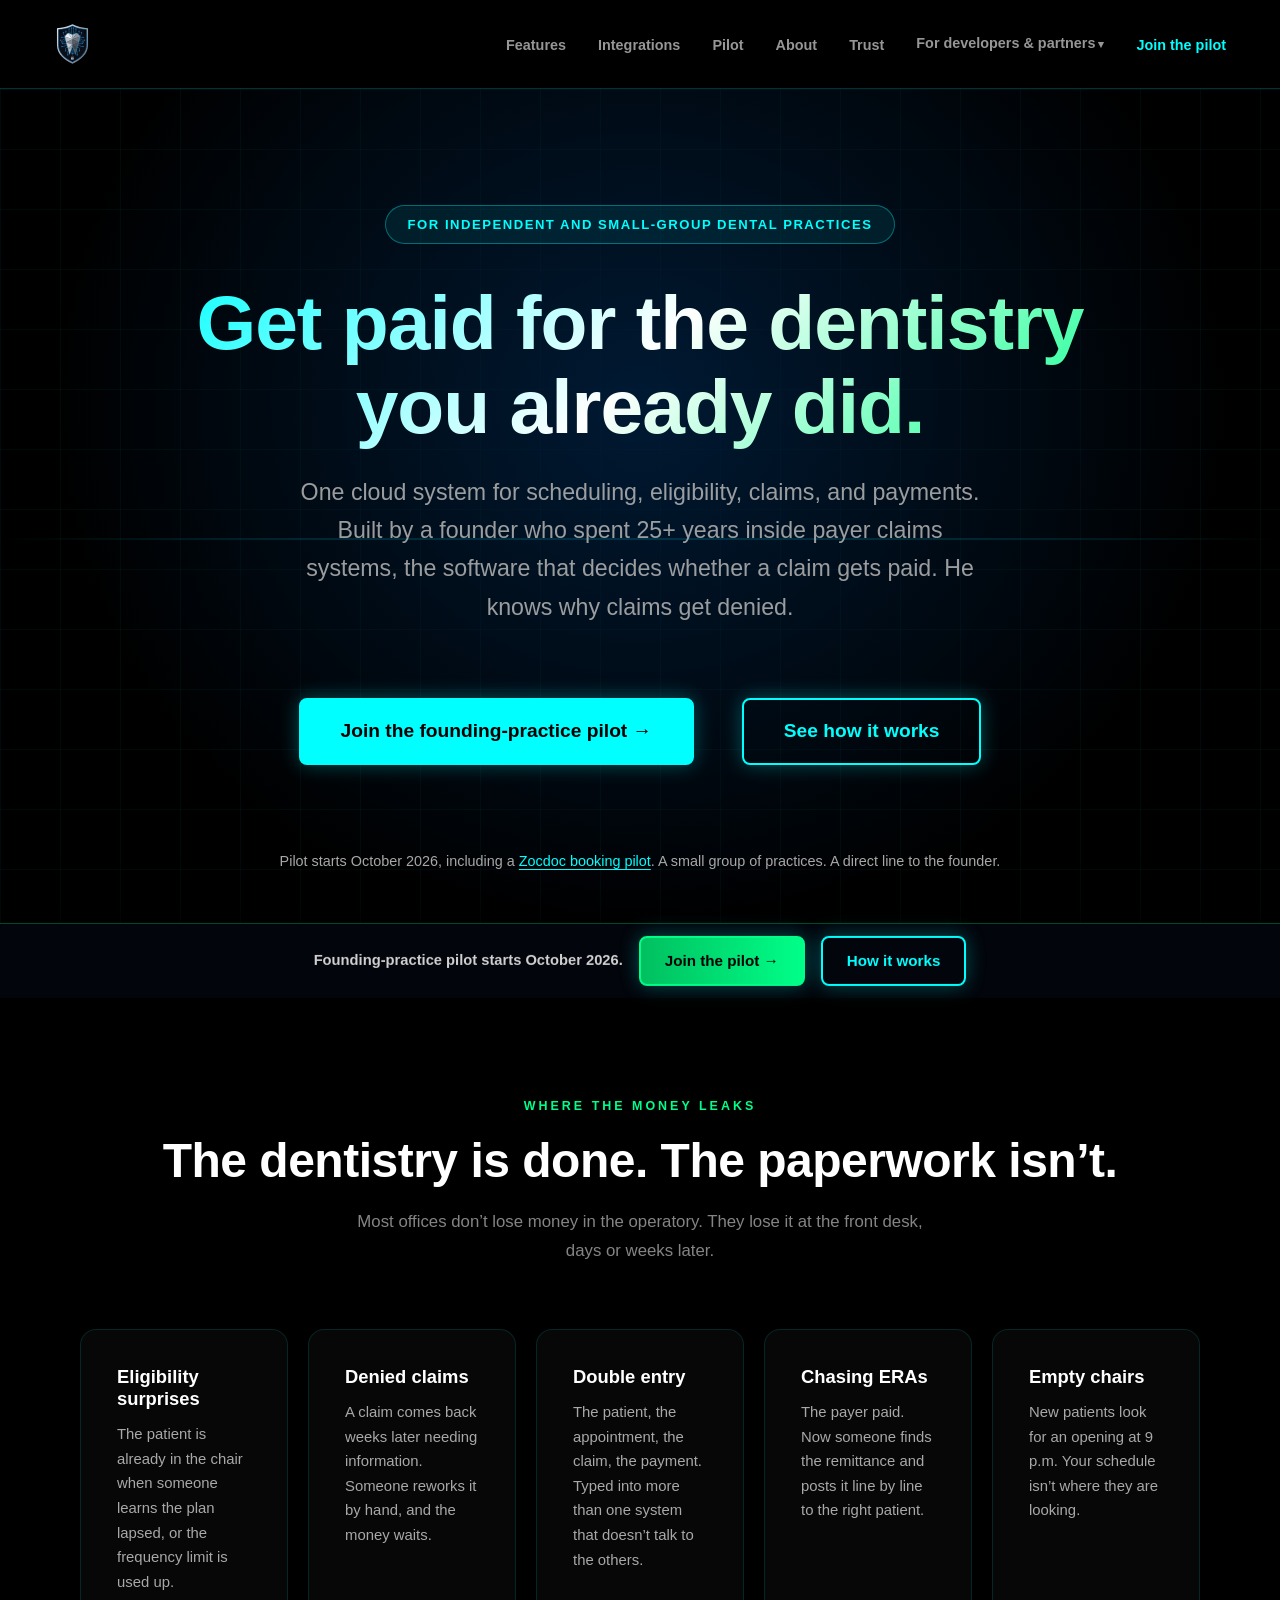
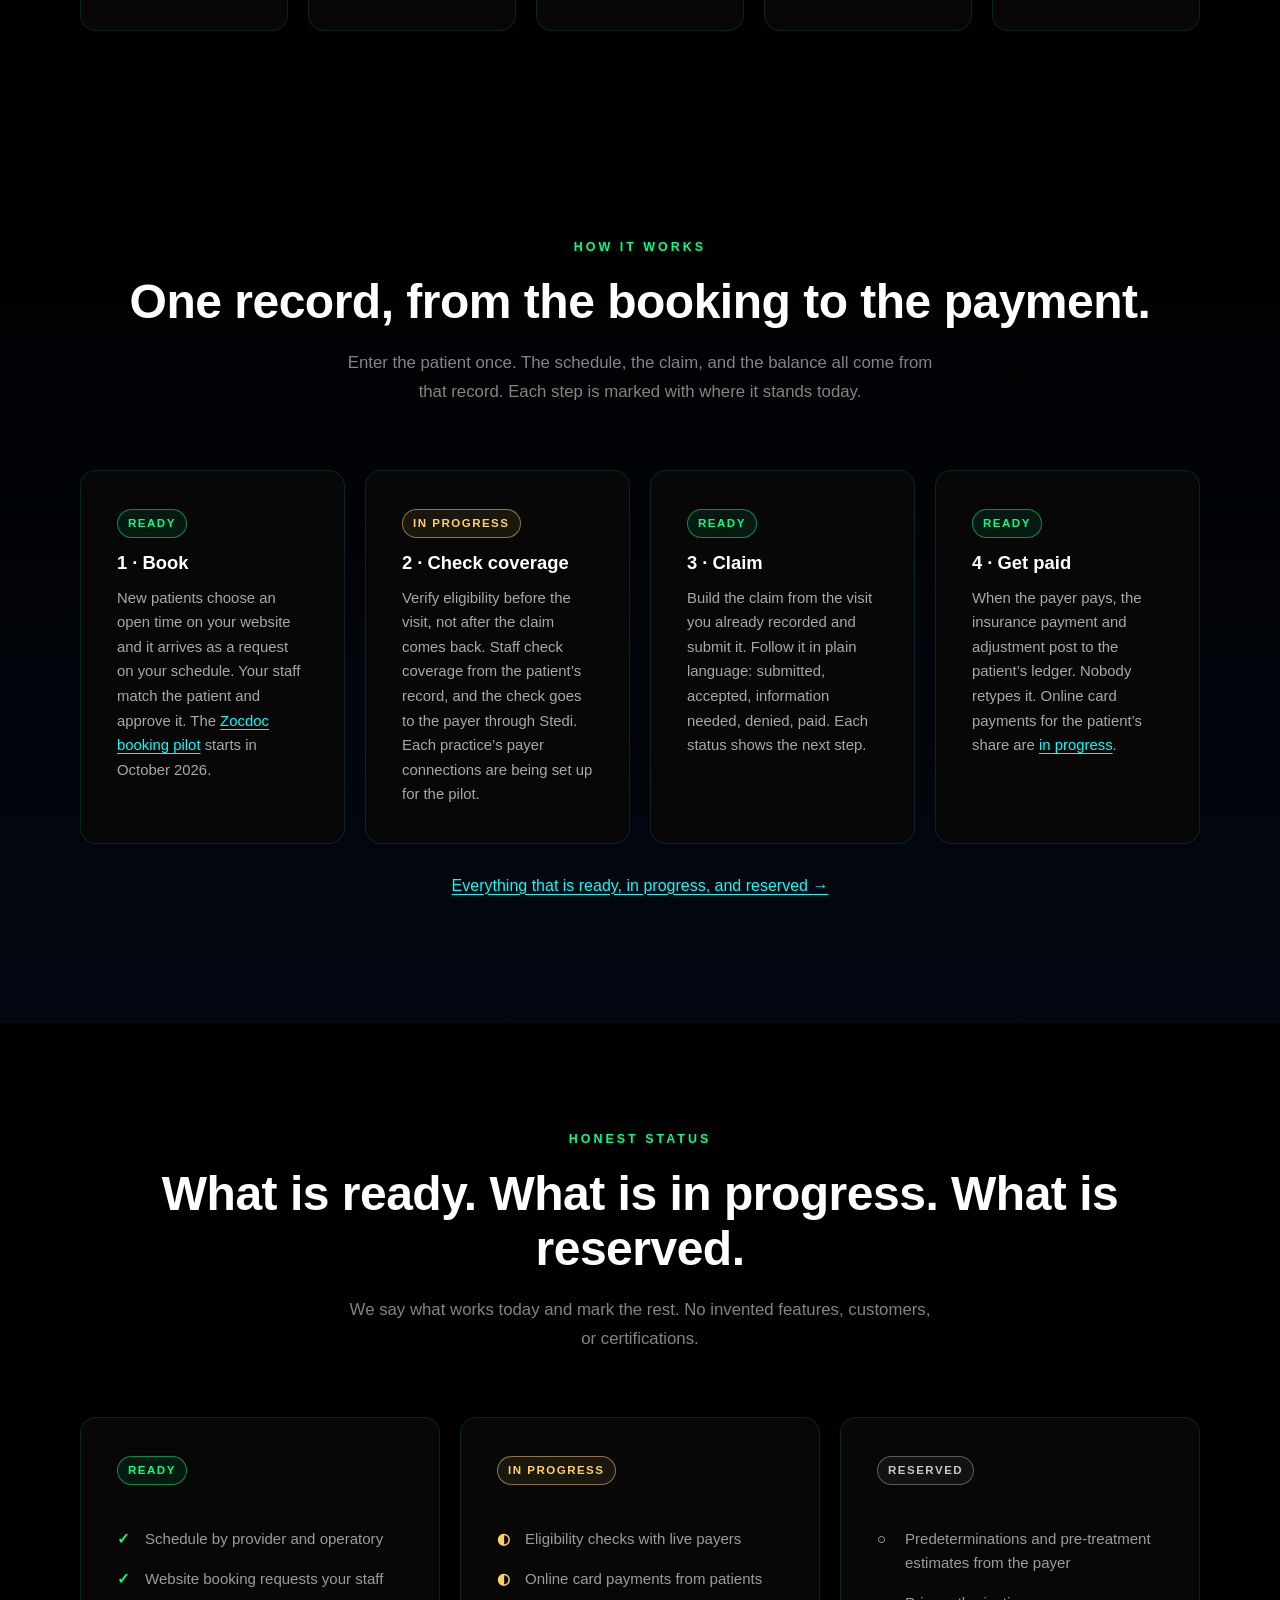
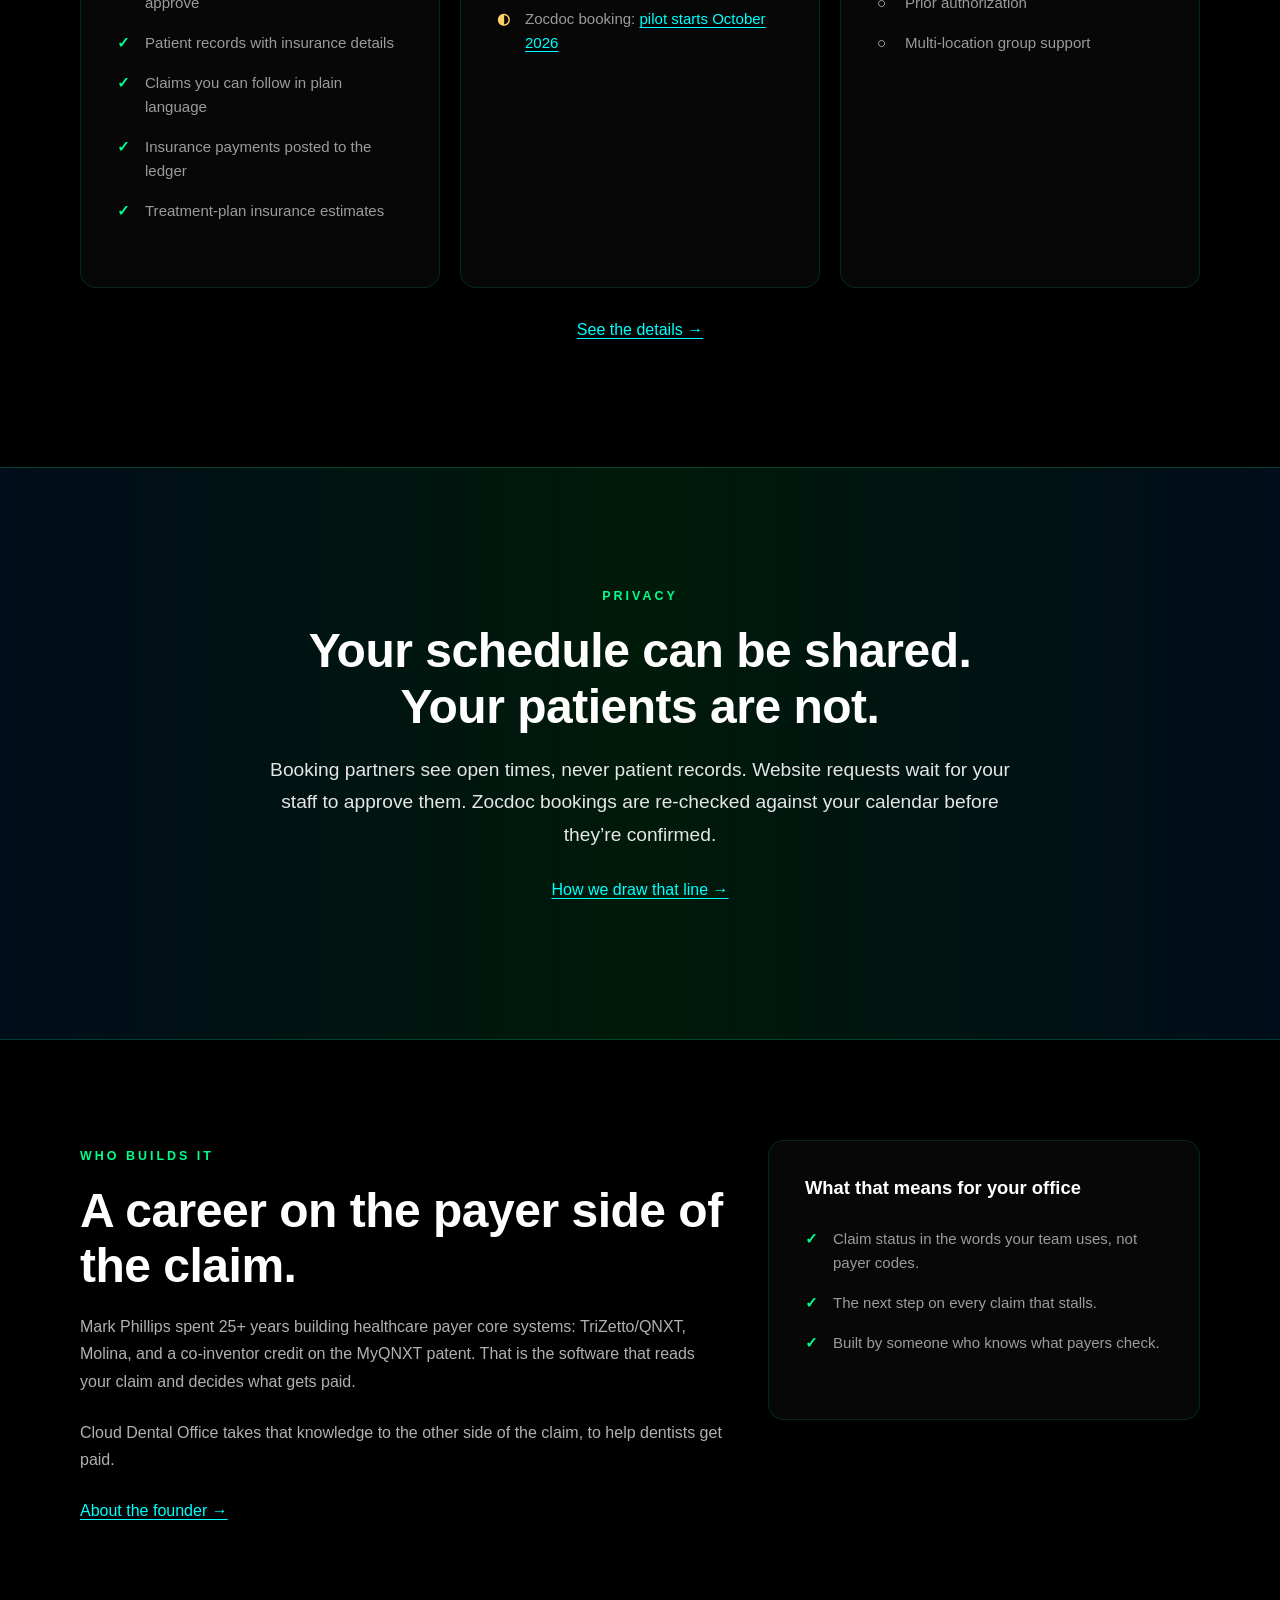
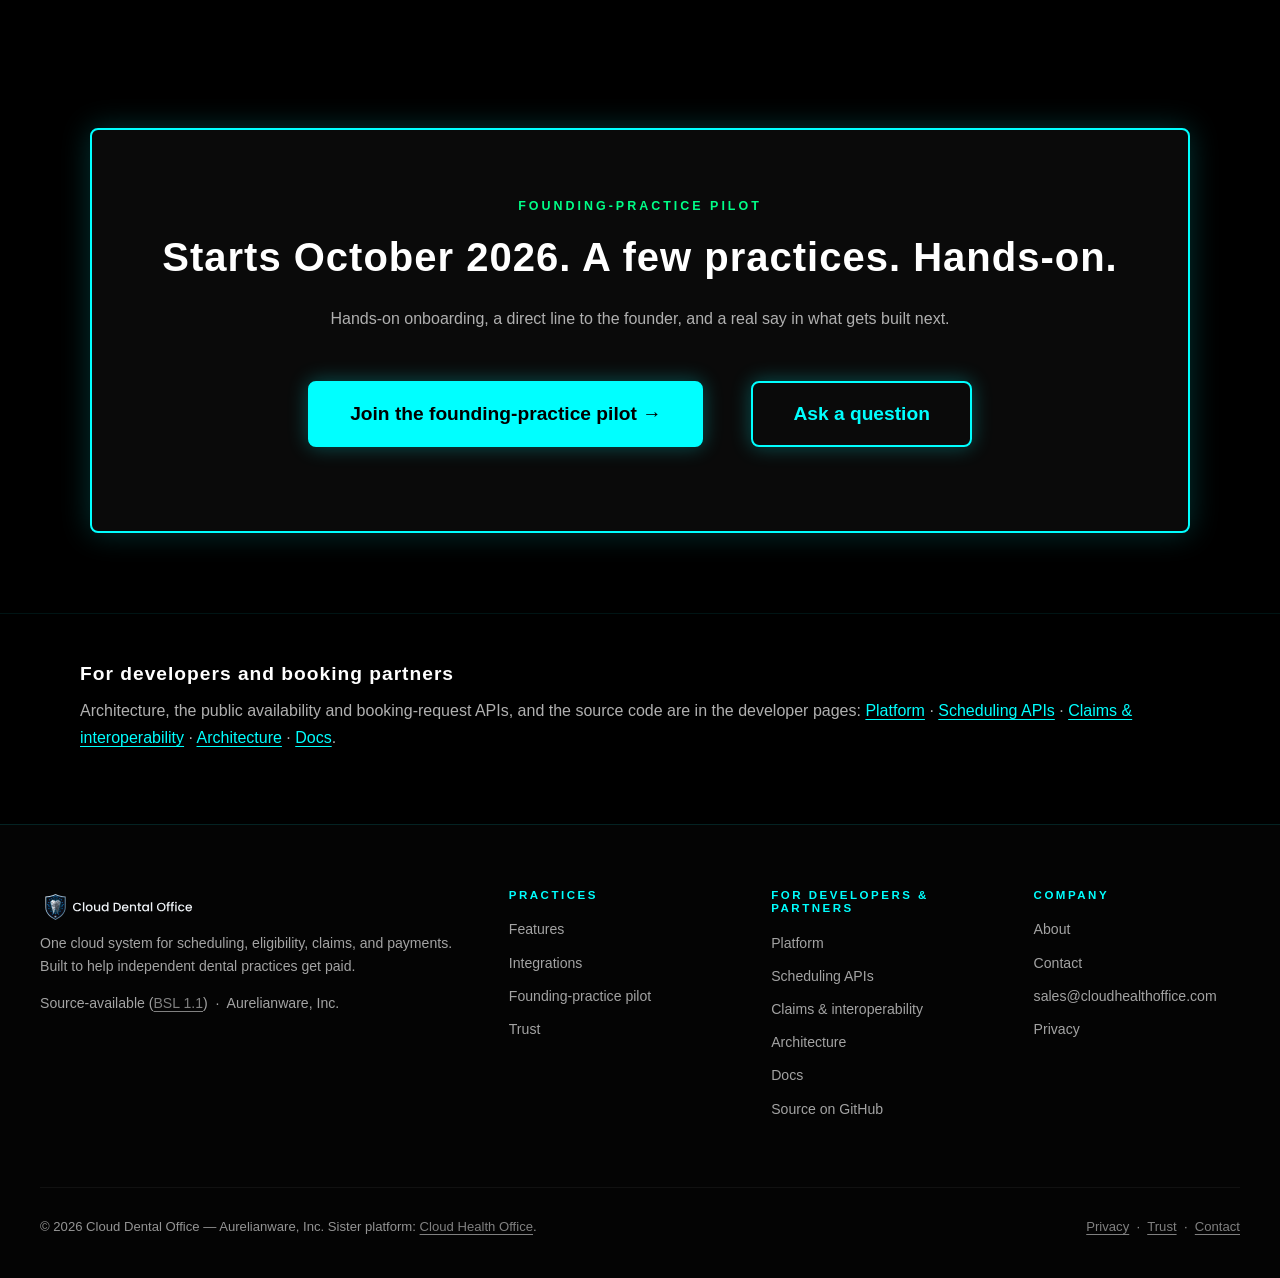
<file: index.html>
<!DOCTYPE html>
<html lang="en">
<head>
  <meta charset="UTF-8" />
  <meta name="viewport" content="width=device-width, initial-scale=1.0" />
  <title>Cloud Dental Office — Cloud dental practice management software</title>
  <meta name="description" content="One cloud system for scheduling, eligibility, claims, and payments that helps independent dental practices get paid faster. Founding-practice pilot starts October 2026." />
  <link rel="canonical" href="https://clouddental.io/" />
  <link rel="icon" href="/favicon.ico" sizes="48x48" />
  <link rel="icon" type="image/svg+xml" href="/favicon.svg" />
  <link rel="apple-touch-icon" href="/apple-touch-icon.png" />
  <link rel="manifest" href="/site.webmanifest" />
  <meta name="theme-color" content="#000000" />
  <meta name="color-scheme" content="dark" />
  <meta property="og:type" content="website" />
  <meta property="og:site_name" content="Cloud Dental Office" />
  <meta property="og:url" content="https://clouddental.io/" />
  <meta property="og:title" content="Cloud Dental Office — Cloud dental practice management software" />
  <meta property="og:description" content="One cloud system for scheduling, eligibility, claims, and payments that helps independent dental practices get paid faster. Founding-practice pilot starts October 2026." />
  <meta property="og:image" content="https://clouddental.io/graphics/og-image.png" />
  <meta property="og:image:width" content="1200" />
  <meta property="og:image:height" content="630" />
  <meta property="og:image:alt" content="Cloud Dental Office" />
  <meta name="twitter:card" content="summary_large_image" />
  <meta name="twitter:title" content="Cloud Dental Office — Cloud dental practice management software" />
  <meta name="twitter:description" content="One cloud system for scheduling, eligibility, claims, and payments that helps independent dental practices get paid faster. Founding-practice pilot starts October 2026." />
  <meta name="twitter:image" content="https://clouddental.io/graphics/og-image.png" />
  <script type="application/ld+json">
  {
    "@context": "https://schema.org",
    "@graph": [
      {
        "@type": "Organization",
        "@id": "https://clouddental.io/#organization",
        "name": "Aurelianware, Inc.",
        "url": "https://clouddental.io/",
        "logo": "https://clouddental.io/icon-512.png",
        "email": "sales@cloudhealthoffice.com",
        "founder": {
          "@type": "Person",
          "@id": "https://clouddental.io/about#mark-phillips",
          "name": "Mark Phillips",
          "jobTitle": "Founder",
          "url": "https://clouddental.io/about",
          "sameAs": [
            "https://www.linkedin.com/in/mark-phillips-b607149"
          ]
        },
        "address": {
          "@type": "PostalAddress",
          "streetAddress": "1111B S Governors Ave, STE 42257",
          "addressLocality": "Dover",
          "addressRegion": "DE",
          "addressCountry": "US"
        },
        "sameAs": [
          "https://github.com/aurelianware",
          "https://cloudhealthoffice.com/"
        ]
      },
      {
        "@type": "WebSite",
        "@id": "https://clouddental.io/#website",
        "name": "Cloud Dental Office",
        "alternateName": ["Cloud Dental", "clouddental", "clouddental.io"],
        "url": "https://clouddental.io/",
        "publisher": {
          "@id": "https://clouddental.io/#organization"
        }
      },
      {
        "@type": "SoftwareApplication",
        "@id": "https://clouddental.io/#software",
        "name": "Cloud Dental Office",
        "applicationCategory": "BusinessApplication",
        "applicationSubCategory": "Dental practice management",
        "operatingSystem": "Web browser",
        "url": "https://clouddental.io/",
        "image": "https://clouddental.io/graphics/og-image.png",
        "description": "One cloud system for scheduling, eligibility, claims, and payments that helps independent dental practices get paid faster.",
        "license": "https://github.com/aurelianware/clouddentaloffice/blob/main/LICENSE",
        "publisher": {
          "@id": "https://clouddental.io/#organization"
        },
        "sameAs": [
          "https://github.com/aurelianware/clouddentaloffice"
        ]
      }
    ]
  }
  </script>
  <link rel="stylesheet" href="/css/sentinel.css?v=ce16647e" />
  <link rel="stylesheet" href="/css/conversion.css?v=aafaa3a4" />
  <script src="/js/mobile-nav.js?v=488e7d25" defer></script>
</head>
<body>
  <a href="#main-content" class="skip-to-main">Skip to main content</a>
  <nav aria-label="Main">
    <div class="nav-inner">
      <a href="/" class="nav-logo">
        <picture>
          <source media="(max-width: 329px)" srcset="/graphics/brand/cdo-icon.svg" width="400" height="480" />
          <img src="/graphics/brand/cdo-logo-horizontal-dark-bg.svg" alt="Cloud Dental Office" class="nav-logo-img" width="1278" height="294" />
        </picture>
      </a>
      <div class="nav-right">
        <button class="mobile-menu-toggle" aria-label="Toggle navigation menu" aria-expanded="false" aria-controls="mainNav" id="mobileMenuToggle">&#9776;</button>
        <ul id="mainNav">
          <li><a href="/features">Features</a></li>
          <li><a href="/integrations">Integrations</a></li>
          <li><a href="/pilot">Pilot</a></li>
          <li><a href="/about">About</a></li>
          <li><a href="/trust">Trust</a></li>
          <li class="nav-group">
            <button type="button" class="nav-group__toggle" aria-expanded="false" aria-controls="devMenu">For developers &amp; partners</button>
            <ul class="nav-group__menu" id="devMenu">
              <li><a href="/platform">Platform</a></li>
              <li><a href="/scheduling">Scheduling APIs</a></li>
              <li><a href="/claims">Claims &amp; interoperability</a></li>
              <li><a href="/architecture">Architecture</a></li>
              <li><a href="/docs">Docs</a></li>
              <li><a href="https://github.com/aurelianware/clouddentaloffice" target="_blank" rel="noopener noreferrer">Source on GitHub</a></li>
            </ul>
          </li>
          <li><a href="/contact" class="nav-cta">Join the pilot</a></li>
        </ul>
      </div>
    </div>
  </nav>
  <main id="main-content">

    <section class="hero-section" aria-labelledby="hero-heading">
      <div class="hero-circuit-bg" aria-hidden="true"></div>
      <div class="hero-scan-line" aria-hidden="true"></div>
      <div class="hero-radial" aria-hidden="true"></div>
      <div class="hero-content">
        <div class="hero-badge">For independent and small-group dental practices</div>
        <h1 id="hero-heading" class="hero-headline">Get paid for the dentistry you already did.</h1>
        <p class="hero-subheadline">
          One cloud system for scheduling, eligibility, claims, and payments. Built by a founder
          who spent 25+ years inside payer claims systems, the software that decides whether a claim
          gets paid. He knows why claims get denied.
        </p>
        <div class="hero-cta">
          <a href="/pilot" class="button">Join the founding-practice pilot &rarr;</a>
          <a href="#how-it-works" class="button button-secondary">See how it works</a>
        </div>
        <p class="hero-note">Pilot starts October 2026, including a <a href="/pilot#zocdoc">Zocdoc booking pilot</a>. A small group of practices. A direct line to the founder.</p>
      </div>
    </section>

    <section aria-labelledby="pain-heading" class="band band--top">
      <div class="section-wrapper">
        <div class="section-header">
          <span class="section-eyebrow">Where the money leaks</span>
          <h2 id="pain-heading" class="section-title">The dentistry is done. The paperwork isn&rsquo;t.</h2>
          <p class="section-subtitle">Most offices don&rsquo;t lose money in the operatory. They lose it at the front desk, days or weeks later.</p>
        </div>
        <div class="feature-grid feature-grid--compact">
          <div class="feature-card"><h3>Eligibility surprises</h3><p>The patient is already in the chair when someone learns the plan lapsed, or the frequency limit is used up.</p></div>
          <div class="feature-card"><h3>Denied claims</h3><p>A claim comes back weeks later needing information. Someone reworks it by hand, and the money waits.</p></div>
          <div class="feature-card"><h3>Double entry</h3><p>The patient, the appointment, the claim, the payment. Typed into more than one system that doesn&rsquo;t talk to the others.</p></div>
          <div class="feature-card"><h3>Chasing ERAs</h3><p>The payer paid. Now someone finds the remittance and posts it line by line to the right patient.</p></div>
          <div class="feature-card"><h3>Empty chairs</h3><p>New patients look for an opening at 9 p.m. Your schedule isn&rsquo;t where they are looking.</p></div>
        </div>
      </div>
    </section>

    <section id="how-it-works" aria-labelledby="how-heading" class="band band--gradient">
      <div class="section-wrapper">
        <div class="section-header">
          <span class="section-eyebrow">How it works</span>
          <h2 id="how-heading" class="section-title">One record, from the booking to the payment.</h2>
          <p class="section-subtitle">Enter the patient once. The schedule, the claim, and the balance all come from that record. Each step is marked with where it stands today.</p>
        </div>
        <ol class="steps">
          <li class="feature-card">
            <span class="status status--ready">Ready</span>
            <h3>1 &middot; Book</h3>
            <p>New patients choose an open time on your website and it arrives as a request on your schedule. Your staff match the patient and approve it. The <a href="/pilot#zocdoc">Zocdoc booking pilot</a> starts in October 2026.</p>
          </li>
          <li class="feature-card">
            <span class="status status--progress">In progress</span>
            <h3>2 &middot; Check coverage</h3>
            <p>Verify eligibility before the visit, not after the claim comes back. Staff check coverage from the patient&rsquo;s record, and the check goes to the payer through Stedi. Each practice&rsquo;s payer connections are being set up for the pilot.</p>
          </li>
          <li class="feature-card">
            <span class="status status--ready">Ready</span>
            <h3>3 &middot; Claim</h3>
            <p>Build the claim from the visit you already recorded and submit it. Follow it in plain language: submitted, accepted, information needed, denied, paid. Each status shows the next step.</p>
          </li>
          <li class="feature-card">
            <span class="status status--ready">Ready</span>
            <h3>4 &middot; Get paid</h3>
            <p>When the payer pays, the insurance payment and adjustment post to the patient&rsquo;s ledger. Nobody retypes it. Online card payments for the patient&rsquo;s share are <a href="/features#in-progress">in progress</a>.</p>
          </li>
        </ol>
        <p class="section-foot"><a href="/features">Everything that is ready, in progress, and reserved &rarr;</a></p>
      </div>
    </section>

    <section aria-labelledby="status-heading" class="band">
      <div class="section-wrapper">
        <div class="section-header">
          <span class="section-eyebrow">Honest status</span>
          <h2 id="status-heading" class="section-title">What is ready. What is in progress. What is reserved.</h2>
          <p class="section-subtitle">We say what works today and mark the rest. No invented features, customers, or certifications.</p>
        </div>
        <div class="status-grid">
          <div class="feature-card">
            <span class="status status--ready">Ready</span>
            <ul class="benefit-list">
              <li>Schedule by provider and operatory</li>
              <li>Website booking requests your staff approve</li>
              <li>Patient records with insurance details</li>
              <li>Claims you can follow in plain language</li>
              <li>Insurance payments posted to the ledger</li>
              <li>Treatment-plan insurance estimates</li>
            </ul>
          </div>
          <div class="feature-card">
            <span class="status status--progress">In progress</span>
            <ul class="benefit-list benefit-list--progress">
              <li>Eligibility checks with live payers</li>
              <li>Online card payments from patients</li>
              <li>Zocdoc booking: <a href="/pilot#zocdoc">pilot starts October 2026</a></li>
            </ul>
          </div>
          <div class="feature-card">
            <span class="status status--reserved">Reserved</span>
            <ul class="benefit-list benefit-list--reserved">
              <li>Predeterminations and pre-treatment estimates from the payer</li>
              <li>Prior authorization</li>
              <li>Multi-location group support</li>
            </ul>
          </div>
        </div>
        <p class="section-foot"><a href="/features">See the details &rarr;</a></p>
      </div>
    </section>

    <section aria-labelledby="privacy-heading" class="band band--green">
      <div class="container-narrow text-center">
        <span class="section-eyebrow">Privacy</span>
        <h2 id="privacy-heading" class="section-title">Your schedule can be shared. Your patients are not.</h2>
        <p class="lede">Booking partners see open times, never patient records. Website requests wait for your staff to approve them. Zocdoc bookings are re-checked against your calendar before they&rsquo;re confirmed.</p>
        <p><a href="/trust">How we draw that line &rarr;</a></p>
      </div>
    </section>

    <section aria-labelledby="founder-heading" class="band">
      <div class="section-wrapper founder">
        <div>
          <span class="section-eyebrow">Who builds it</span>
          <h2 id="founder-heading" class="section-title">A career on the payer side of the claim.</h2>
          <p>Mark Phillips spent 25+ years building healthcare payer core systems: TriZetto/QNXT, Molina, and a co-inventor credit on the MyQNXT patent. That is the software that reads your claim and decides what gets paid.</p>
          <p>Cloud Dental Office takes that knowledge to the other side of the claim, to help dentists get paid.</p>
          <p><a href="/about">About the founder &rarr;</a></p>
        </div>
        <div class="feature-card">
          <h3>What that means for your office</h3>
          <ul class="benefit-list">
            <li>Claim status in the words your team uses, not payer codes.</li>
            <li>The next step on every claim that stalls.</li>
            <li>Built by someone who knows what payers check.</li>
          </ul>
        </div>
      </div>
    </section>

    <section id="next-step" class="cta-section cta-section--wide" aria-labelledby="pilot-heading">
      <span class="section-eyebrow">Founding-practice pilot</span>
      <h2 id="pilot-heading">Starts October 2026. <span>A few practices. Hands-on.</span></h2>
      <p>Hands-on onboarding, a direct line to the founder, and a real say in what gets built next.</p>
      <div class="hero-cta">
        <a href="/pilot" class="button">Join the founding-practice pilot &rarr;</a>
        <a href="/contact" class="button button-secondary">Ask a question</a>
      </div>
    </section>

    <section aria-labelledby="dev-heading" class="band band--top">
      <div class="section-wrapper section-wrapper--tight">
        <h2 id="dev-heading" class="h-small">For developers and booking partners</h2>
        <p>Architecture, the public availability and booking-request APIs, and the source code are in the developer pages: <a href="/platform">Platform</a> &middot; <a href="/scheduling">Scheduling APIs</a> &middot; <a href="/claims">Claims &amp; interoperability</a> &middot; <a href="/architecture">Architecture</a> &middot; <a href="/docs">Docs</a>.</p>
      </div>
    </section>

  </main>
  <div id="stickyCta" class="sticky-cta" role="region" aria-label="Founding-practice pilot">
    <p class="sticky-cta__text">Founding-practice pilot starts October 2026.</p>
    <a href="/pilot" class="button sticky-cta__primary">Join the pilot &rarr;</a>
    <a href="/#how-it-works" class="button sticky-cta__secondary">How it works</a>
  </div>
  <footer class="site-footer">
    <div class="footer-inner">
      <div class="footer-grid">
        <div class="footer-brand">
          <a href="/" class="footer-logo"><img src="/graphics/brand/cdo-logo-horizontal-dark-bg.svg" alt="Cloud Dental Office" width="1278" height="294" /></a>
          <p>One cloud system for scheduling, eligibility, claims, and payments. Built to help independent dental practices get paid.</p>
          <p>Source-available (<a href="/trust#license">BSL 1.1</a>) &nbsp;&middot;&nbsp; Aurelianware, Inc.</p>
        </div>
        <div class="footer-col">
          <h2 class="footer-heading">Practices</h2>
          <ul>
            <li><a href="/features">Features</a></li>
            <li><a href="/integrations">Integrations</a></li>
            <li><a href="/pilot">Founding-practice pilot</a></li>
            <li><a href="/trust">Trust</a></li>
          </ul>
        </div>
        <div class="footer-col">
          <h2 class="footer-heading">For developers &amp; partners</h2>
          <ul>
            <li><a href="/platform">Platform</a></li>
            <li><a href="/scheduling">Scheduling APIs</a></li>
            <li><a href="/claims">Claims &amp; interoperability</a></li>
            <li><a href="/architecture">Architecture</a></li>
            <li><a href="/docs">Docs</a></li>
            <li><a href="https://github.com/aurelianware/clouddentaloffice" target="_blank" rel="noopener noreferrer">Source on GitHub</a></li>
          </ul>
        </div>
        <div class="footer-col">
          <h2 class="footer-heading">Company</h2>
          <ul>
            <li><a href="/about">About</a></li>
            <li><a href="/contact">Contact</a></li>
            <li><a href="mailto:sales@cloudhealthoffice.com">sales@cloudhealthoffice.com</a></li>
            <li><a href="/privacy">Privacy</a></li>
          </ul>
        </div>
      </div>
      <div class="footer-bottom">
        <p>&copy; 2026 Cloud Dental Office — Aurelianware, Inc. Sister platform: <a href="https://cloudhealthoffice.com" target="_blank" rel="noopener noreferrer">Cloud Health Office</a>.</p>
        <p><a href="/privacy">Privacy</a> &nbsp;&middot;&nbsp; <a href="/trust">Trust</a> &nbsp;&middot;&nbsp; <a href="/contact">Contact</a></p>
      </div>
    </div>
  </footer>
  <script src="/js/site.js?v=be3b5d1f" defer></script>
</body>
</html>
</file>
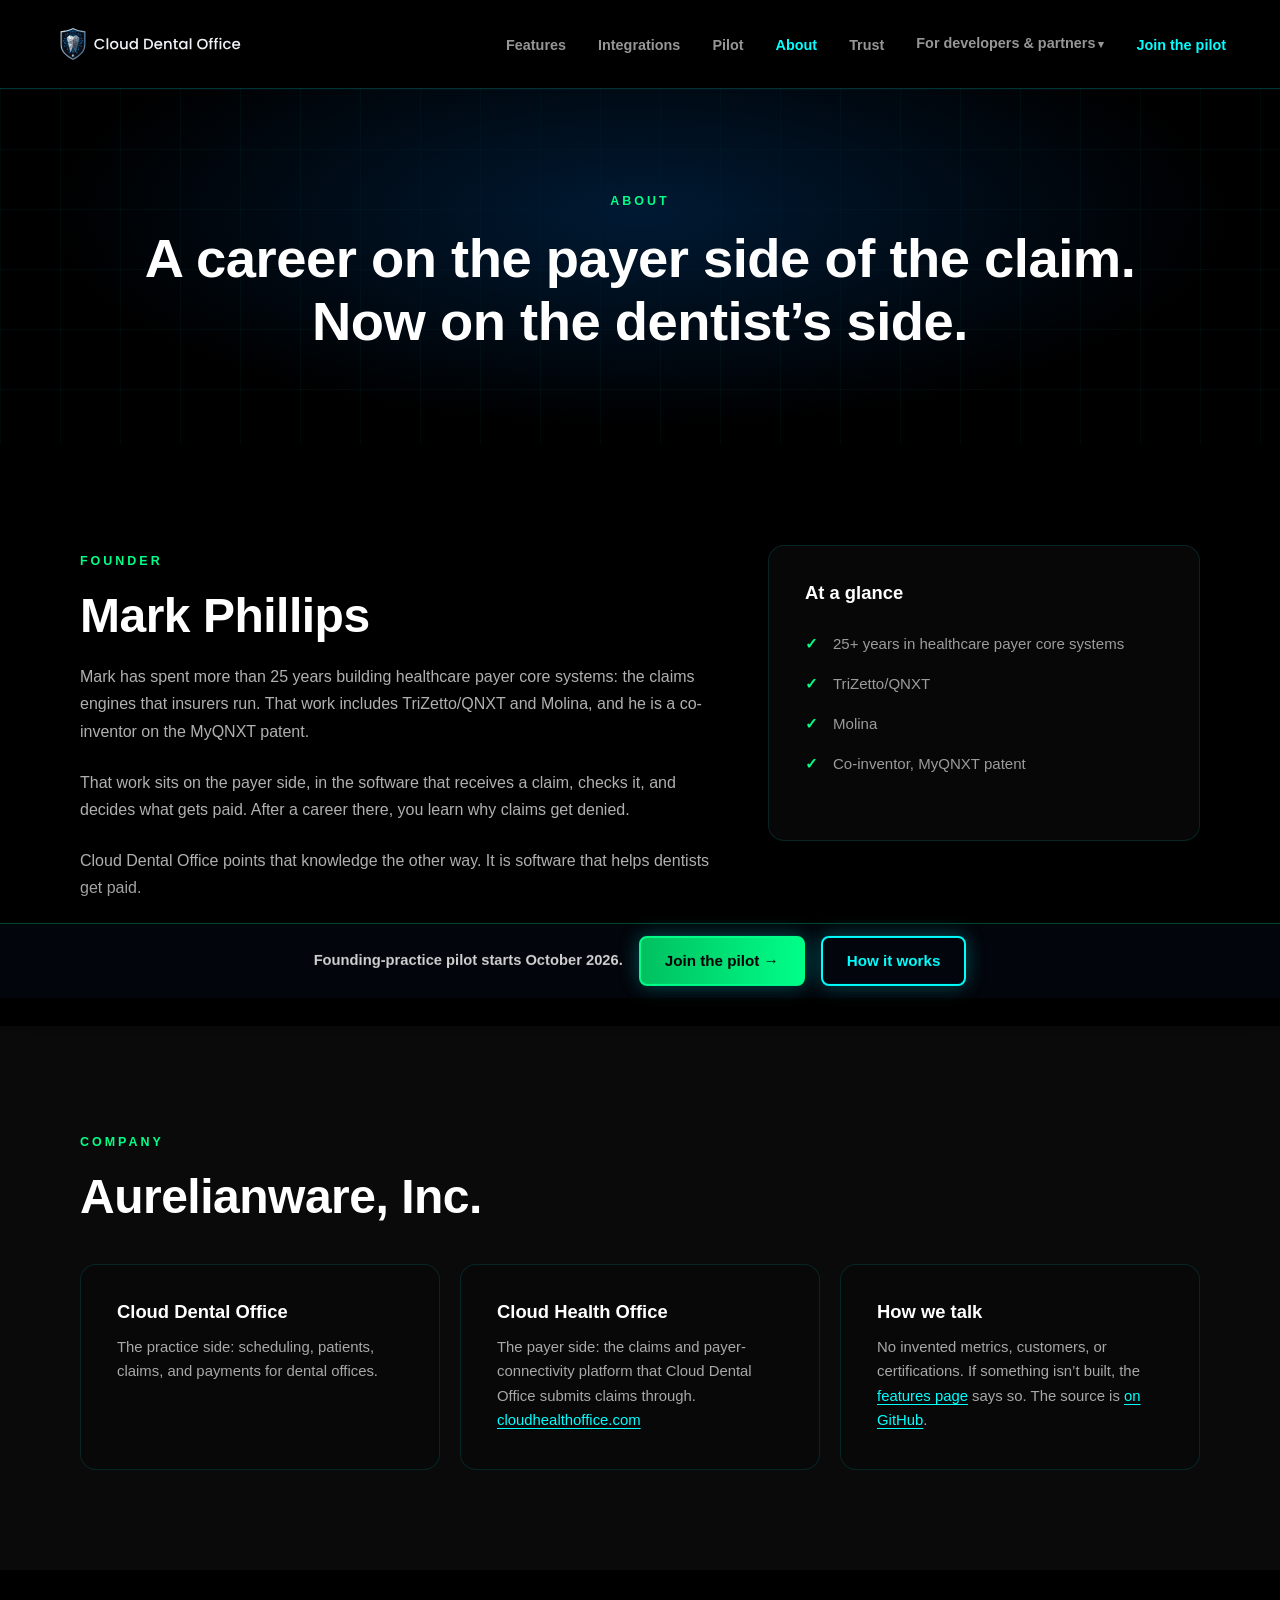
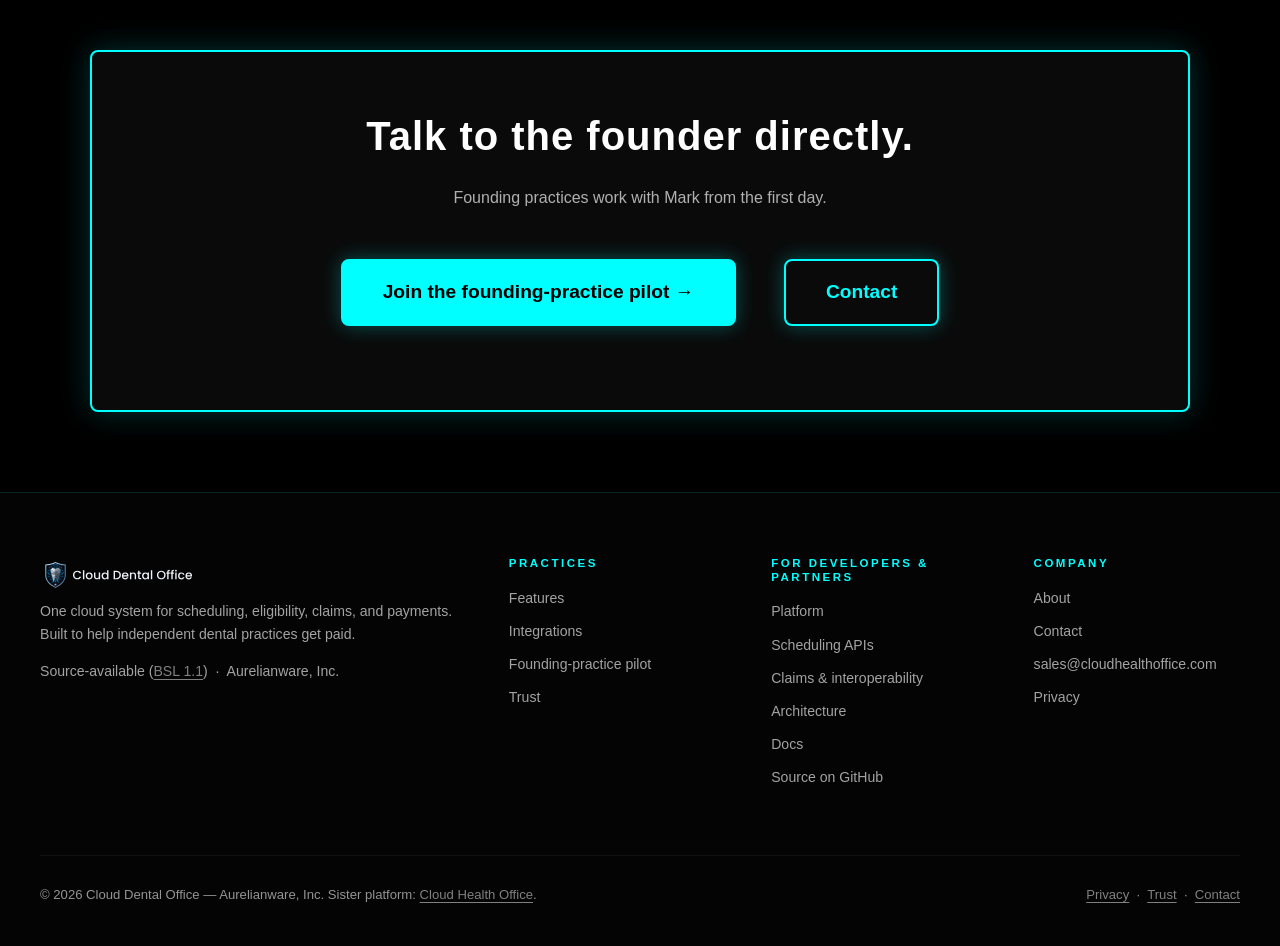
<file: about.html>
<!DOCTYPE html>
<html lang="en">
<head>
  <meta charset="UTF-8" />
  <meta name="viewport" content="width=device-width, initial-scale=1.0" />
  <title>About the founder, Mark Phillips — Cloud Dental Office</title>
  <meta name="description" content="Mark Phillips spent 25+ years building healthcare payer core systems (TriZetto/QNXT, Molina, MyQNXT patent). Now he builds software that helps dentists get paid. Aurelianware, Inc." />
  <link rel="canonical" href="https://clouddental.io/about" />
  <link rel="icon" href="/favicon.ico" sizes="48x48" />
  <link rel="icon" type="image/svg+xml" href="/favicon.svg" />
  <link rel="apple-touch-icon" href="/apple-touch-icon.png" />
  <link rel="manifest" href="/site.webmanifest" />
  <meta name="theme-color" content="#000000" />
  <meta name="color-scheme" content="dark" />
  <meta property="og:type" content="website" />
  <meta property="og:site_name" content="Cloud Dental Office" />
  <meta property="og:url" content="https://clouddental.io/about" />
  <meta property="og:title" content="About the founder, Mark Phillips — Cloud Dental Office" />
  <meta property="og:description" content="Mark Phillips spent 25+ years building healthcare payer core systems (TriZetto/QNXT, Molina, MyQNXT patent). Now he builds software that helps dentists get paid. Aurelianware, Inc." />
  <meta property="og:image" content="https://clouddental.io/graphics/og-image.png" />
  <meta property="og:image:width" content="1200" />
  <meta property="og:image:height" content="630" />
  <meta property="og:image:alt" content="Cloud Dental Office" />
  <meta name="twitter:card" content="summary_large_image" />
  <meta name="twitter:title" content="About the founder, Mark Phillips — Cloud Dental Office" />
  <meta name="twitter:description" content="Mark Phillips spent 25+ years building healthcare payer core systems (TriZetto/QNXT, Molina, MyQNXT patent). Now he builds software that helps dentists get paid. Aurelianware, Inc." />
  <meta name="twitter:image" content="https://clouddental.io/graphics/og-image.png" />
  <script type="application/ld+json">
  {
    "@context": "https://schema.org",
    "@graph": [
      {
        "@type": "Organization",
        "@id": "https://clouddental.io/#organization",
        "name": "Aurelianware, Inc.",
        "url": "https://clouddental.io/",
        "logo": "https://clouddental.io/icon-512.png",
        "email": "sales@cloudhealthoffice.com",
        "founder": {
          "@type": "Person",
          "@id": "https://clouddental.io/about#mark-phillips",
          "name": "Mark Phillips",
          "jobTitle": "Founder",
          "url": "https://clouddental.io/about",
          "sameAs": [
            "https://www.linkedin.com/in/mark-phillips-b607149"
          ]
        },
        "address": {
          "@type": "PostalAddress",
          "streetAddress": "1111B S Governors Ave, STE 42257",
          "addressLocality": "Dover",
          "addressRegion": "DE",
          "addressCountry": "US"
        },
        "sameAs": [
          "https://github.com/aurelianware",
          "https://cloudhealthoffice.com/"
        ]
      },
      {
        "@type": "WebSite",
        "@id": "https://clouddental.io/#website",
        "name": "Cloud Dental Office",
        "alternateName": ["Cloud Dental", "clouddental", "clouddental.io"],
        "url": "https://clouddental.io/",
        "publisher": {
          "@id": "https://clouddental.io/#organization"
        }
      },
      {
        "@type": "SoftwareApplication",
        "@id": "https://clouddental.io/#software",
        "name": "Cloud Dental Office",
        "applicationCategory": "BusinessApplication",
        "applicationSubCategory": "Dental practice management",
        "operatingSystem": "Web browser",
        "url": "https://clouddental.io/",
        "image": "https://clouddental.io/graphics/og-image.png",
        "description": "One cloud system for scheduling, eligibility, claims, and payments that helps independent dental practices get paid faster.",
        "license": "https://github.com/aurelianware/clouddentaloffice/blob/main/LICENSE",
        "publisher": {
          "@id": "https://clouddental.io/#organization"
        },
        "sameAs": [
          "https://github.com/aurelianware/clouddentaloffice"
        ]
      }
    ]
  }
  </script>
  <link rel="stylesheet" href="/css/sentinel.css?v=ce16647e" />
  <link rel="stylesheet" href="/css/conversion.css?v=aafaa3a4" />
  <script src="/js/mobile-nav.js?v=488e7d25" defer></script>
</head>
<body>
  <a href="#main-content" class="skip-to-main">Skip to main content</a>
  <nav aria-label="Main">
    <div class="nav-inner">
      <a href="/" class="nav-logo">
        <picture>
          <source media="(max-width: 329px)" srcset="/graphics/brand/cdo-icon.svg" width="400" height="480" />
          <img src="/graphics/brand/cdo-logo-horizontal-dark-bg.svg" alt="Cloud Dental Office" class="nav-logo-img" width="1278" height="294" />
        </picture>
      </a>
      <div class="nav-right">
        <button class="mobile-menu-toggle" aria-label="Toggle navigation menu" aria-expanded="false" aria-controls="mainNav" id="mobileMenuToggle">&#9776;</button>
        <ul id="mainNav">
          <li><a href="/features">Features</a></li>
          <li><a href="/integrations">Integrations</a></li>
          <li><a href="/pilot">Pilot</a></li>
          <li><a href="/about" aria-current="page">About</a></li>
          <li><a href="/trust">Trust</a></li>
          <li class="nav-group">
            <button type="button" class="nav-group__toggle" aria-expanded="false" aria-controls="devMenu">For developers &amp; partners</button>
            <ul class="nav-group__menu" id="devMenu">
              <li><a href="/platform">Platform</a></li>
              <li><a href="/scheduling">Scheduling APIs</a></li>
              <li><a href="/claims">Claims &amp; interoperability</a></li>
              <li><a href="/architecture">Architecture</a></li>
              <li><a href="/docs">Docs</a></li>
              <li><a href="https://github.com/aurelianware/clouddentaloffice" target="_blank" rel="noopener noreferrer">Source on GitHub</a></li>
            </ul>
          </li>
          <li><a href="/contact" class="nav-cta">Join the pilot</a></li>
        </ul>
      </div>
    </div>
  </nav>
  <main id="main-content">

    <header class="hero-section hero-section--page" aria-labelledby="page-heading">
      <div class="hero-circuit-bg" aria-hidden="true"></div>
      <div class="hero-radial" aria-hidden="true"></div>
      <div class="hero-content">
        <span class="section-eyebrow">About</span>
        <h1 id="page-heading" class="section-title page-title">A career on the payer side of the claim. Now on the dentist&rsquo;s side.</h1>
      </div>
    </header>

    <section aria-labelledby="founder-heading">
      <div class="section-wrapper founder">
        <div>
          <span class="section-eyebrow">Founder</span>
          <h2 id="founder-heading" class="section-title">Mark Phillips</h2>
          <p>Mark has spent more than 25 years building healthcare payer core systems: the claims engines that insurers run. That work includes TriZetto/QNXT and Molina, and he is a co-inventor on the MyQNXT patent.</p>
          <p>That work sits on the payer side, in the software that receives a claim, checks it, and decides what gets paid. After a career there, you learn why claims get denied.</p>
          <p>Cloud Dental Office points that knowledge the other way. It is software that helps dentists get paid.</p>
        </div>
        <div class="feature-card">
          <h3>At a glance</h3>
          <ul class="benefit-list">
            <li>25+ years in healthcare payer core systems</li>
            <li>TriZetto/QNXT</li>
            <li>Molina</li>
            <li>Co-inventor, MyQNXT patent</li>
          </ul>
        </div>
      </div>
    </section>

    <section aria-labelledby="company-heading" class="band band--dark">
      <div class="section-wrapper">
        <div class="section-header section-header--left">
          <span class="section-eyebrow">Company</span>
          <h2 id="company-heading" class="section-title">Aurelianware, Inc.</h2>
        </div>
        <div class="feature-grid">
          <div class="feature-card"><h3>Cloud Dental Office</h3><p>The practice side: scheduling, patients, claims, and payments for dental offices.</p></div>
          <div class="feature-card"><h3>Cloud Health Office</h3><p>The payer side: the claims and payer-connectivity platform that Cloud Dental Office submits claims through. <a href="https://cloudhealthoffice.com" target="_blank" rel="noopener noreferrer">cloudhealthoffice.com</a></p></div>
          <div class="feature-card"><h3>How we talk</h3><p>No invented metrics, customers, or certifications. If something isn&rsquo;t built, the <a href="/features">features page</a> says so. The source is <a href="https://github.com/aurelianware/clouddentaloffice" target="_blank" rel="noopener noreferrer">on GitHub</a>.</p></div>
        </div>
      </div>
    </section>

    <section class="cta-section" id="next-step" aria-labelledby="about-cta">
      <h2 id="about-cta">Talk to the founder directly.</h2>
      <p>Founding practices work with Mark from the first day.</p>
      <div class="hero-cta">
        <a href="/pilot" class="button">Join the founding-practice pilot &rarr;</a>
        <a href="/contact" class="button button-secondary">Contact</a>
      </div>
    </section>

  </main>
  <div id="stickyCta" class="sticky-cta" role="region" aria-label="Founding-practice pilot">
    <p class="sticky-cta__text">Founding-practice pilot starts October 2026.</p>
    <a href="/pilot" class="button sticky-cta__primary">Join the pilot &rarr;</a>
    <a href="/#how-it-works" class="button sticky-cta__secondary">How it works</a>
  </div>
  <footer class="site-footer">
    <div class="footer-inner">
      <div class="footer-grid">
        <div class="footer-brand">
          <a href="/" class="footer-logo"><img src="/graphics/brand/cdo-logo-horizontal-dark-bg.svg" alt="Cloud Dental Office" width="1278" height="294" /></a>
          <p>One cloud system for scheduling, eligibility, claims, and payments. Built to help independent dental practices get paid.</p>
          <p>Source-available (<a href="/trust#license">BSL 1.1</a>) &nbsp;&middot;&nbsp; Aurelianware, Inc.</p>
        </div>
        <div class="footer-col">
          <h2 class="footer-heading">Practices</h2>
          <ul>
            <li><a href="/features">Features</a></li>
            <li><a href="/integrations">Integrations</a></li>
            <li><a href="/pilot">Founding-practice pilot</a></li>
            <li><a href="/trust">Trust</a></li>
          </ul>
        </div>
        <div class="footer-col">
          <h2 class="footer-heading">For developers &amp; partners</h2>
          <ul>
            <li><a href="/platform">Platform</a></li>
            <li><a href="/scheduling">Scheduling APIs</a></li>
            <li><a href="/claims">Claims &amp; interoperability</a></li>
            <li><a href="/architecture">Architecture</a></li>
            <li><a href="/docs">Docs</a></li>
            <li><a href="https://github.com/aurelianware/clouddentaloffice" target="_blank" rel="noopener noreferrer">Source on GitHub</a></li>
          </ul>
        </div>
        <div class="footer-col">
          <h2 class="footer-heading">Company</h2>
          <ul>
            <li><a href="/about">About</a></li>
            <li><a href="/contact">Contact</a></li>
            <li><a href="mailto:sales@cloudhealthoffice.com">sales@cloudhealthoffice.com</a></li>
            <li><a href="/privacy">Privacy</a></li>
          </ul>
        </div>
      </div>
      <div class="footer-bottom">
        <p>&copy; 2026 Cloud Dental Office — Aurelianware, Inc. Sister platform: <a href="https://cloudhealthoffice.com" target="_blank" rel="noopener noreferrer">Cloud Health Office</a>.</p>
        <p><a href="/privacy">Privacy</a> &nbsp;&middot;&nbsp; <a href="/trust">Trust</a> &nbsp;&middot;&nbsp; <a href="/contact">Contact</a></p>
      </div>
    </div>
  </footer>
  <script src="/js/site.js?v=be3b5d1f" defer></script>
</body>
</html>
</file>
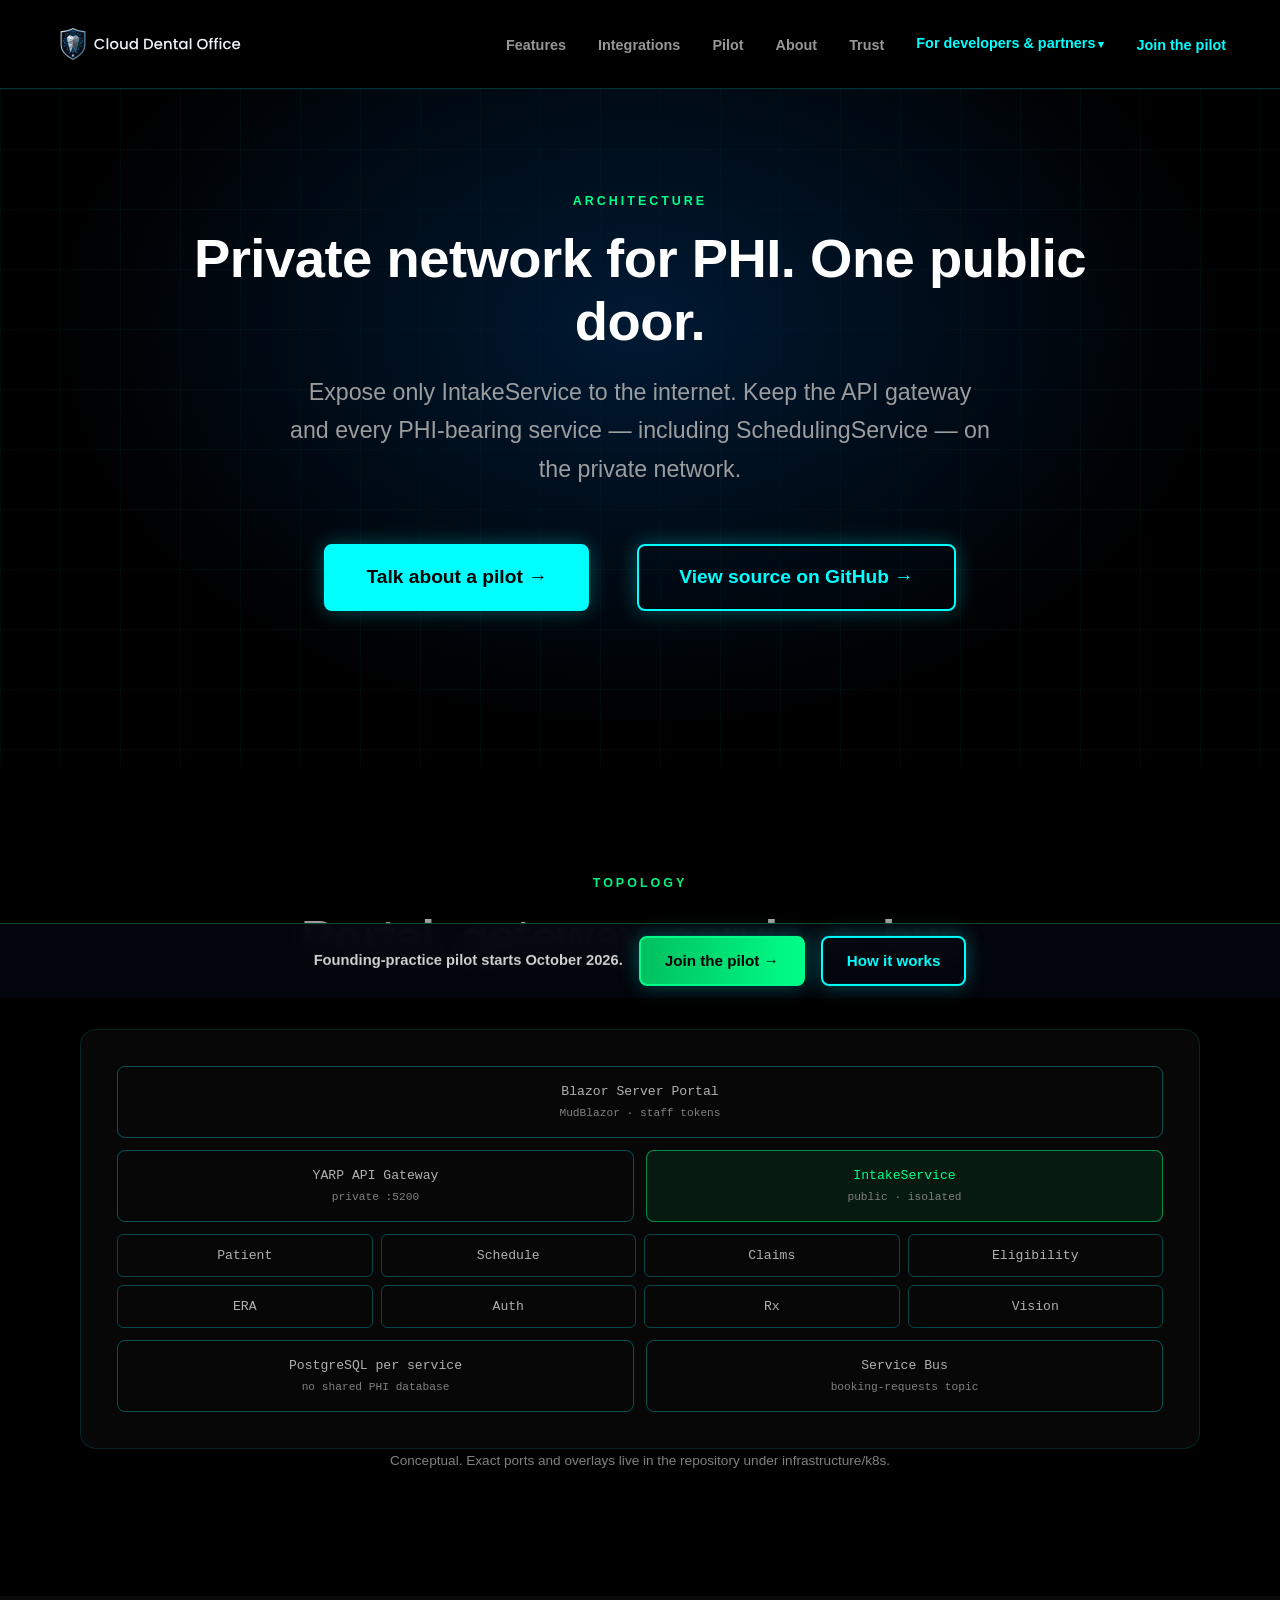
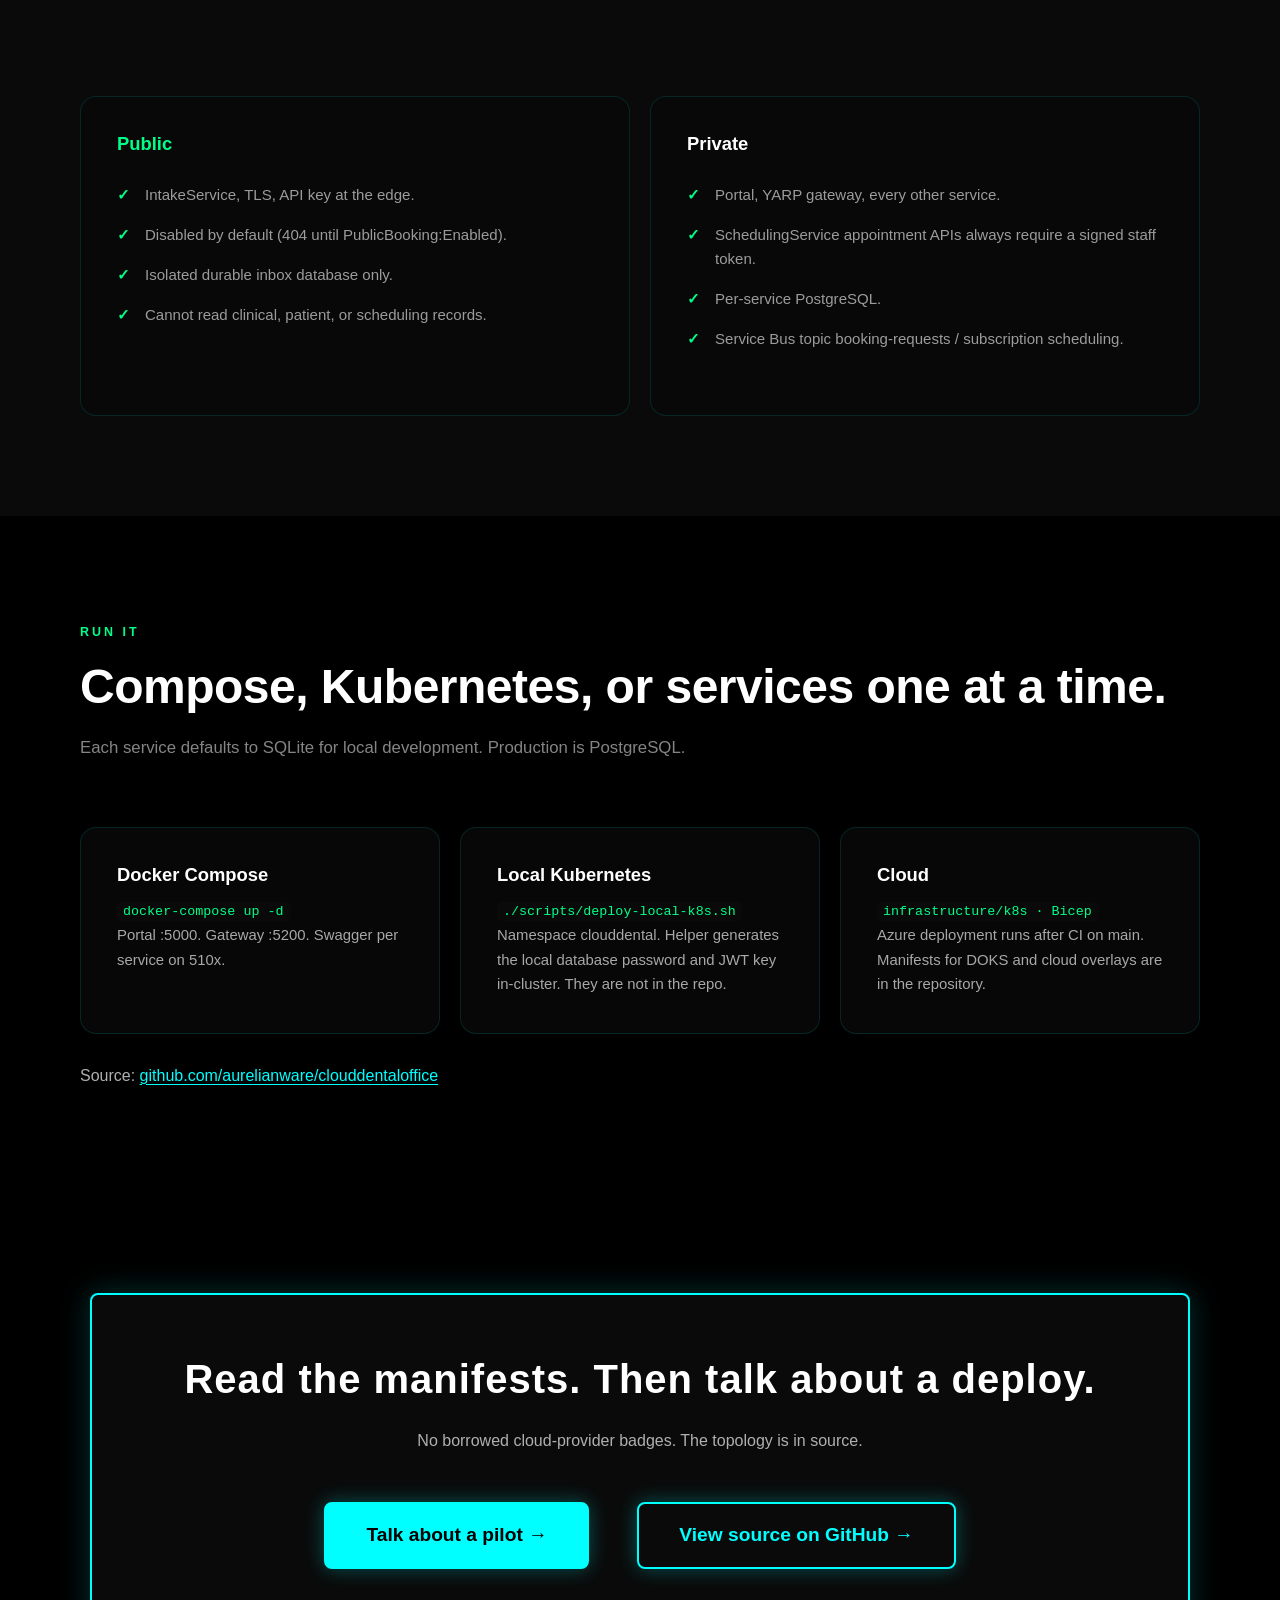
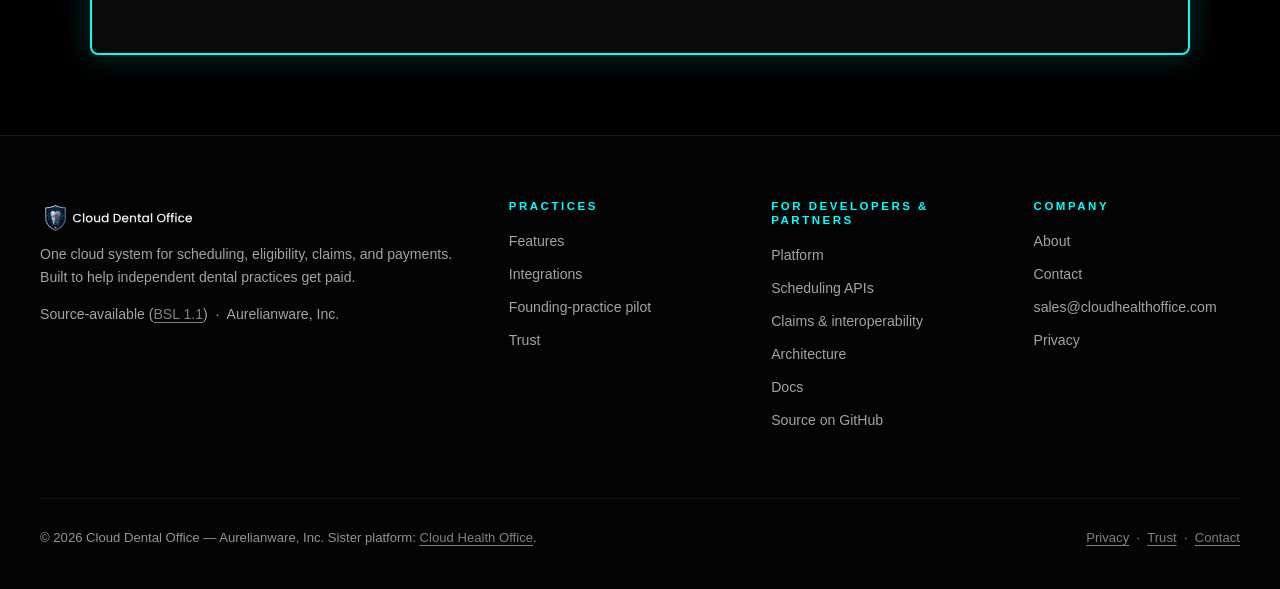
<file: architecture.html>
<!DOCTYPE html>
<html lang="en">
<head>
  <meta charset="UTF-8" />
  <meta name="viewport" content="width=device-width, initial-scale=1.0" />
  <title>Architecture — Cloud Dental Office</title>
  <meta name="description" content="Blazor Server portal to YARP to bounded-context services. Only IntakeService is internet-facing. Per-service PostgreSQL. Service Bus for booking events." />
  <link rel="canonical" href="https://clouddental.io/architecture" />
  <link rel="icon" href="/favicon.ico" sizes="48x48" />
  <link rel="icon" type="image/svg+xml" href="/favicon.svg" />
  <link rel="apple-touch-icon" href="/apple-touch-icon.png" />
  <link rel="manifest" href="/site.webmanifest" />
  <meta name="theme-color" content="#000000" />
  <meta name="color-scheme" content="dark" />
  <meta property="og:type" content="website" />
  <meta property="og:site_name" content="Cloud Dental Office" />
  <meta property="og:url" content="https://clouddental.io/architecture" />
  <meta property="og:title" content="Architecture — Cloud Dental Office" />
  <meta property="og:description" content="Blazor Server portal to YARP to bounded-context services. Only IntakeService is internet-facing. Per-service PostgreSQL. Service Bus for booking events." />
  <meta property="og:image" content="https://clouddental.io/graphics/og-image.png" />
  <meta property="og:image:width" content="1200" />
  <meta property="og:image:height" content="630" />
  <meta property="og:image:alt" content="Cloud Dental Office" />
  <meta name="twitter:card" content="summary_large_image" />
  <meta name="twitter:title" content="Architecture — Cloud Dental Office" />
  <meta name="twitter:description" content="Blazor Server portal to YARP to bounded-context services. Only IntakeService is internet-facing. Per-service PostgreSQL. Service Bus for booking events." />
  <meta name="twitter:image" content="https://clouddental.io/graphics/og-image.png" />
  <script type="application/ld+json">
  {
    "@context": "https://schema.org",
    "@graph": [
      {
        "@type": "Organization",
        "@id": "https://clouddental.io/#organization",
        "name": "Aurelianware, Inc.",
        "url": "https://clouddental.io/",
        "logo": "https://clouddental.io/icon-512.png",
        "email": "sales@cloudhealthoffice.com",
        "founder": {
          "@type": "Person",
          "@id": "https://clouddental.io/about#mark-phillips",
          "name": "Mark Phillips",
          "jobTitle": "Founder",
          "url": "https://clouddental.io/about",
          "sameAs": [
            "https://www.linkedin.com/in/mark-phillips-b607149"
          ]
        },
        "address": {
          "@type": "PostalAddress",
          "streetAddress": "1111B S Governors Ave, STE 42257",
          "addressLocality": "Dover",
          "addressRegion": "DE",
          "addressCountry": "US"
        },
        "sameAs": [
          "https://github.com/aurelianware",
          "https://cloudhealthoffice.com/"
        ]
      },
      {
        "@type": "WebSite",
        "@id": "https://clouddental.io/#website",
        "name": "Cloud Dental Office",
        "alternateName": ["Cloud Dental", "clouddental", "clouddental.io"],
        "url": "https://clouddental.io/",
        "publisher": {
          "@id": "https://clouddental.io/#organization"
        }
      },
      {
        "@type": "SoftwareApplication",
        "@id": "https://clouddental.io/#software",
        "name": "Cloud Dental Office",
        "applicationCategory": "BusinessApplication",
        "applicationSubCategory": "Dental practice management",
        "operatingSystem": "Web browser",
        "url": "https://clouddental.io/",
        "image": "https://clouddental.io/graphics/og-image.png",
        "description": "One cloud system for scheduling, eligibility, claims, and payments that helps independent dental practices get paid faster.",
        "license": "https://github.com/aurelianware/clouddentaloffice/blob/main/LICENSE",
        "publisher": {
          "@id": "https://clouddental.io/#organization"
        },
        "sameAs": [
          "https://github.com/aurelianware/clouddentaloffice"
        ]
      }
    ]
  }
  </script>
  <link rel="stylesheet" href="/css/sentinel.css?v=ce16647e" />
  <link rel="stylesheet" href="/css/conversion.css?v=aafaa3a4" />
  <script src="/js/mobile-nav.js?v=488e7d25" defer></script>
</head>
<body>
  <a href="#main-content" class="skip-to-main">Skip to main content</a>
  <nav aria-label="Main">
    <div class="nav-inner">
      <a href="/" class="nav-logo">
        <picture>
          <source media="(max-width: 329px)" srcset="/graphics/brand/cdo-icon.svg" width="400" height="480" />
          <img src="/graphics/brand/cdo-logo-horizontal-dark-bg.svg" alt="Cloud Dental Office" class="nav-logo-img" width="1278" height="294" />
        </picture>
      </a>
      <div class="nav-right">
        <button class="mobile-menu-toggle" aria-label="Toggle navigation menu" aria-expanded="false" aria-controls="mainNav" id="mobileMenuToggle">&#9776;</button>
        <ul id="mainNav">
          <li><a href="/features">Features</a></li>
          <li><a href="/integrations">Integrations</a></li>
          <li><a href="/pilot">Pilot</a></li>
          <li><a href="/about">About</a></li>
          <li><a href="/trust">Trust</a></li>
          <li class="nav-group">
            <button type="button" class="nav-group__toggle is-current" aria-expanded="false" aria-controls="devMenu">For developers &amp; partners</button>
            <ul class="nav-group__menu" id="devMenu">
              <li><a href="/platform">Platform</a></li>
              <li><a href="/scheduling">Scheduling APIs</a></li>
              <li><a href="/claims">Claims &amp; interoperability</a></li>
              <li><a href="/architecture" aria-current="page">Architecture</a></li>
              <li><a href="/docs">Docs</a></li>
              <li><a href="https://github.com/aurelianware/clouddentaloffice" target="_blank" rel="noopener noreferrer">Source on GitHub</a></li>
            </ul>
          </li>
          <li><a href="/contact" class="nav-cta">Join the pilot</a></li>
        </ul>
      </div>
    </div>
  </nav>
  <main id="main-content">

    <header class="hero-section" style="min-height:auto; padding:96px 24px 72px;" aria-label="Architecture">
      <div class="hero-circuit-bg" aria-hidden="true"></div>
      <div class="hero-radial" aria-hidden="true"></div>
      <div class="hero-content">
        <span class="section-eyebrow">Architecture</span>
        <h1 class="section-title" style="font-size:clamp(2.2rem,4.5vw,3.4rem);">Private network for PHI. One public door.</h1>
        <p class="hero-subheadline" style="margin-bottom:32px;">Expose only IntakeService to the internet. Keep the API gateway and every PHI-bearing service — including SchedulingService — on the private network.</p>
        <div class="hero-cta">
        <a href="/contact" class="button">Talk about a pilot &rarr;</a>
        <a href="https://github.com/aurelianware/clouddentaloffice" class="button button-secondary" target="_blank" rel="noopener noreferrer">View source on GitHub &rarr;</a>
      </div>
      </div>
    </header>
    <section>
      <div class="section-wrapper">
        <div class="section-header">
          <span class="section-eyebrow">Topology</span>
          <h2 class="section-title">Portal, gateway, services, bus.</h2>
        </div>
        <div class="feature-card" style="font-family:ui-monospace,monospace; font-size:0.82rem;">
          <div style="display:grid; gap:12px; text-align:center;">
            <div style="border:1px solid rgba(0,255,255,0.3); padding:14px; border-radius:8px;">Blazor Server Portal<br><span style="color:#808080; font-size:0.7rem;">MudBlazor · staff tokens</span></div>
            <div style="display:grid; grid-template-columns:1fr 1fr; gap:12px;">
              <div style="border:1px solid rgba(0,255,255,0.3); padding:14px; border-radius:8px;">YARP API Gateway<br><span style="color:#808080; font-size:0.7rem;">private :5200</span></div>
              <div style="border:1px solid rgba(0,255,136,0.5); background:rgba(0,255,136,0.08); color:#00ff88; padding:14px; border-radius:8px;">IntakeService<br><span style="color:#808080; font-size:0.7rem;">public · isolated</span></div>
            </div>
            <div style="display:grid; grid-template-columns:repeat(4,1fr); gap:8px;">
              <div style="border:1px solid rgba(0,255,255,0.25); padding:10px; border-radius:6px;">Patient</div><div style="border:1px solid rgba(0,255,255,0.25); padding:10px; border-radius:6px;">Schedule</div><div style="border:1px solid rgba(0,255,255,0.25); padding:10px; border-radius:6px;">Claims</div><div style="border:1px solid rgba(0,255,255,0.25); padding:10px; border-radius:6px;">Eligibility</div><div style="border:1px solid rgba(0,255,255,0.25); padding:10px; border-radius:6px;">ERA</div><div style="border:1px solid rgba(0,255,255,0.25); padding:10px; border-radius:6px;">Auth</div><div style="border:1px solid rgba(0,255,255,0.25); padding:10px; border-radius:6px;">Rx</div><div style="border:1px solid rgba(0,255,255,0.25); padding:10px; border-radius:6px;">Vision</div>
            </div>
            <div style="display:grid; grid-template-columns:1fr 1fr; gap:12px;">
              <div style="border:1px solid rgba(0,255,255,0.3); padding:14px; border-radius:8px;">PostgreSQL per service<br><span style="color:#808080; font-size:0.7rem;">no shared PHI database</span></div>
              <div style="border:1px solid rgba(0,255,255,0.3); padding:14px; border-radius:8px;">Service Bus<br><span style="color:#808080; font-size:0.7rem;">booking-requests topic</span></div>
            </div>
          </div>
        </div>
        <p style="text-align:center; color:#808080; font-size:0.85rem;">Conceptual. Exact ports and overlays live in the repository under infrastructure/k8s.</p>
      </div>
    </section>
    <section style="background:#0a0a0a;">
      <div class="section-wrapper">
        <div class="feature-grid">
          <div class="feature-card">
            <h3 style="color:#00ff88;">Public</h3>
            <ul class="benefit-list">
              <li>IntakeService, TLS, API key at the edge.</li>
              <li>Disabled by default (404 until PublicBooking:Enabled).</li>
              <li>Isolated durable inbox database only.</li>
              <li>Cannot read clinical, patient, or scheduling records.</li>
            </ul>
          </div>
          <div class="feature-card">
            <h3>Private</h3>
            <ul class="benefit-list">
              <li>Portal, YARP gateway, every other service.</li>
              <li>SchedulingService appointment APIs always require a signed staff token.</li>
              <li>Per-service PostgreSQL.</li>
              <li>Service Bus topic booking-requests / subscription scheduling.</li>
            </ul>
          </div>
        </div>
      </div>
    </section>
    <section>
      <div class="section-wrapper">
        <div class="section-header" style="text-align:left;">
          <span class="section-eyebrow">Run it</span>
          <h2 class="section-title">Compose, Kubernetes, or services one at a time.</h2>
          <p class="section-subtitle" style="margin:0; max-width:none;">Each service defaults to SQLite for local development. Production is PostgreSQL.</p>
        </div>
        <div class="feature-grid">
          <div class="feature-card"><h3>Docker Compose</h3><p><code>docker-compose up -d</code></p><p>Portal :5000. Gateway :5200. Swagger per service on 510x.</p></div>
          <div class="feature-card"><h3>Local Kubernetes</h3><p><code>./scripts/deploy-local-k8s.sh</code></p><p>Namespace clouddental. Helper generates the local database password and JWT key in-cluster. They are not in the repo.</p></div>
          <div class="feature-card"><h3>Cloud</h3><p><code>infrastructure/k8s · Bicep</code></p><p>Azure deployment runs after CI on main. Manifests for DOKS and cloud overlays are in the repository.</p></div>
        </div>
        <p style="margin-top:28px;">Source: <a href="https://github.com/aurelianware/clouddentaloffice" target="_blank" rel="noopener noreferrer">github.com/aurelianware/clouddentaloffice</a></p>
      </div>
    </section>
    <section class="cta-section" style="margin:80px auto; max-width:1100px;">
      <h2 style="color:#fff; text-shadow:none;">Read the manifests. Then talk about a deploy.</h2>
      <p>No borrowed cloud-provider badges. The topology is in source.</p>
      <div class="hero-cta">
        <a href="/contact" class="button">Talk about a pilot &rarr;</a>
        <a href="https://github.com/aurelianware/clouddentaloffice" class="button button-secondary" target="_blank" rel="noopener noreferrer">View source on GitHub &rarr;</a>
      </div>
    </section>

  </main>
  <div id="stickyCta" class="sticky-cta" role="region" aria-label="Founding-practice pilot">
    <p class="sticky-cta__text">Founding-practice pilot starts October 2026.</p>
    <a href="/pilot" class="button sticky-cta__primary">Join the pilot &rarr;</a>
    <a href="/#how-it-works" class="button sticky-cta__secondary">How it works</a>
  </div>
  <footer class="site-footer">
    <div class="footer-inner">
      <div class="footer-grid">
        <div class="footer-brand">
          <a href="/" class="footer-logo"><img src="/graphics/brand/cdo-logo-horizontal-dark-bg.svg" alt="Cloud Dental Office" width="1278" height="294" /></a>
          <p>One cloud system for scheduling, eligibility, claims, and payments. Built to help independent dental practices get paid.</p>
          <p>Source-available (<a href="/trust#license">BSL 1.1</a>) &nbsp;&middot;&nbsp; Aurelianware, Inc.</p>
        </div>
        <div class="footer-col">
          <h2 class="footer-heading">Practices</h2>
          <ul>
            <li><a href="/features">Features</a></li>
            <li><a href="/integrations">Integrations</a></li>
            <li><a href="/pilot">Founding-practice pilot</a></li>
            <li><a href="/trust">Trust</a></li>
          </ul>
        </div>
        <div class="footer-col">
          <h2 class="footer-heading">For developers &amp; partners</h2>
          <ul>
            <li><a href="/platform">Platform</a></li>
            <li><a href="/scheduling">Scheduling APIs</a></li>
            <li><a href="/claims">Claims &amp; interoperability</a></li>
            <li><a href="/architecture">Architecture</a></li>
            <li><a href="/docs">Docs</a></li>
            <li><a href="https://github.com/aurelianware/clouddentaloffice" target="_blank" rel="noopener noreferrer">Source on GitHub</a></li>
          </ul>
        </div>
        <div class="footer-col">
          <h2 class="footer-heading">Company</h2>
          <ul>
            <li><a href="/about">About</a></li>
            <li><a href="/contact">Contact</a></li>
            <li><a href="mailto:sales@cloudhealthoffice.com">sales@cloudhealthoffice.com</a></li>
            <li><a href="/privacy">Privacy</a></li>
          </ul>
        </div>
      </div>
      <div class="footer-bottom">
        <p>&copy; 2026 Cloud Dental Office — Aurelianware, Inc. Sister platform: <a href="https://cloudhealthoffice.com" target="_blank" rel="noopener noreferrer">Cloud Health Office</a>.</p>
        <p><a href="/privacy">Privacy</a> &nbsp;&middot;&nbsp; <a href="/trust">Trust</a> &nbsp;&middot;&nbsp; <a href="/contact">Contact</a></p>
      </div>
    </div>
  </footer>
  <script src="/js/site.js?v=be3b5d1f" defer></script>
</body>
</html>
</file>
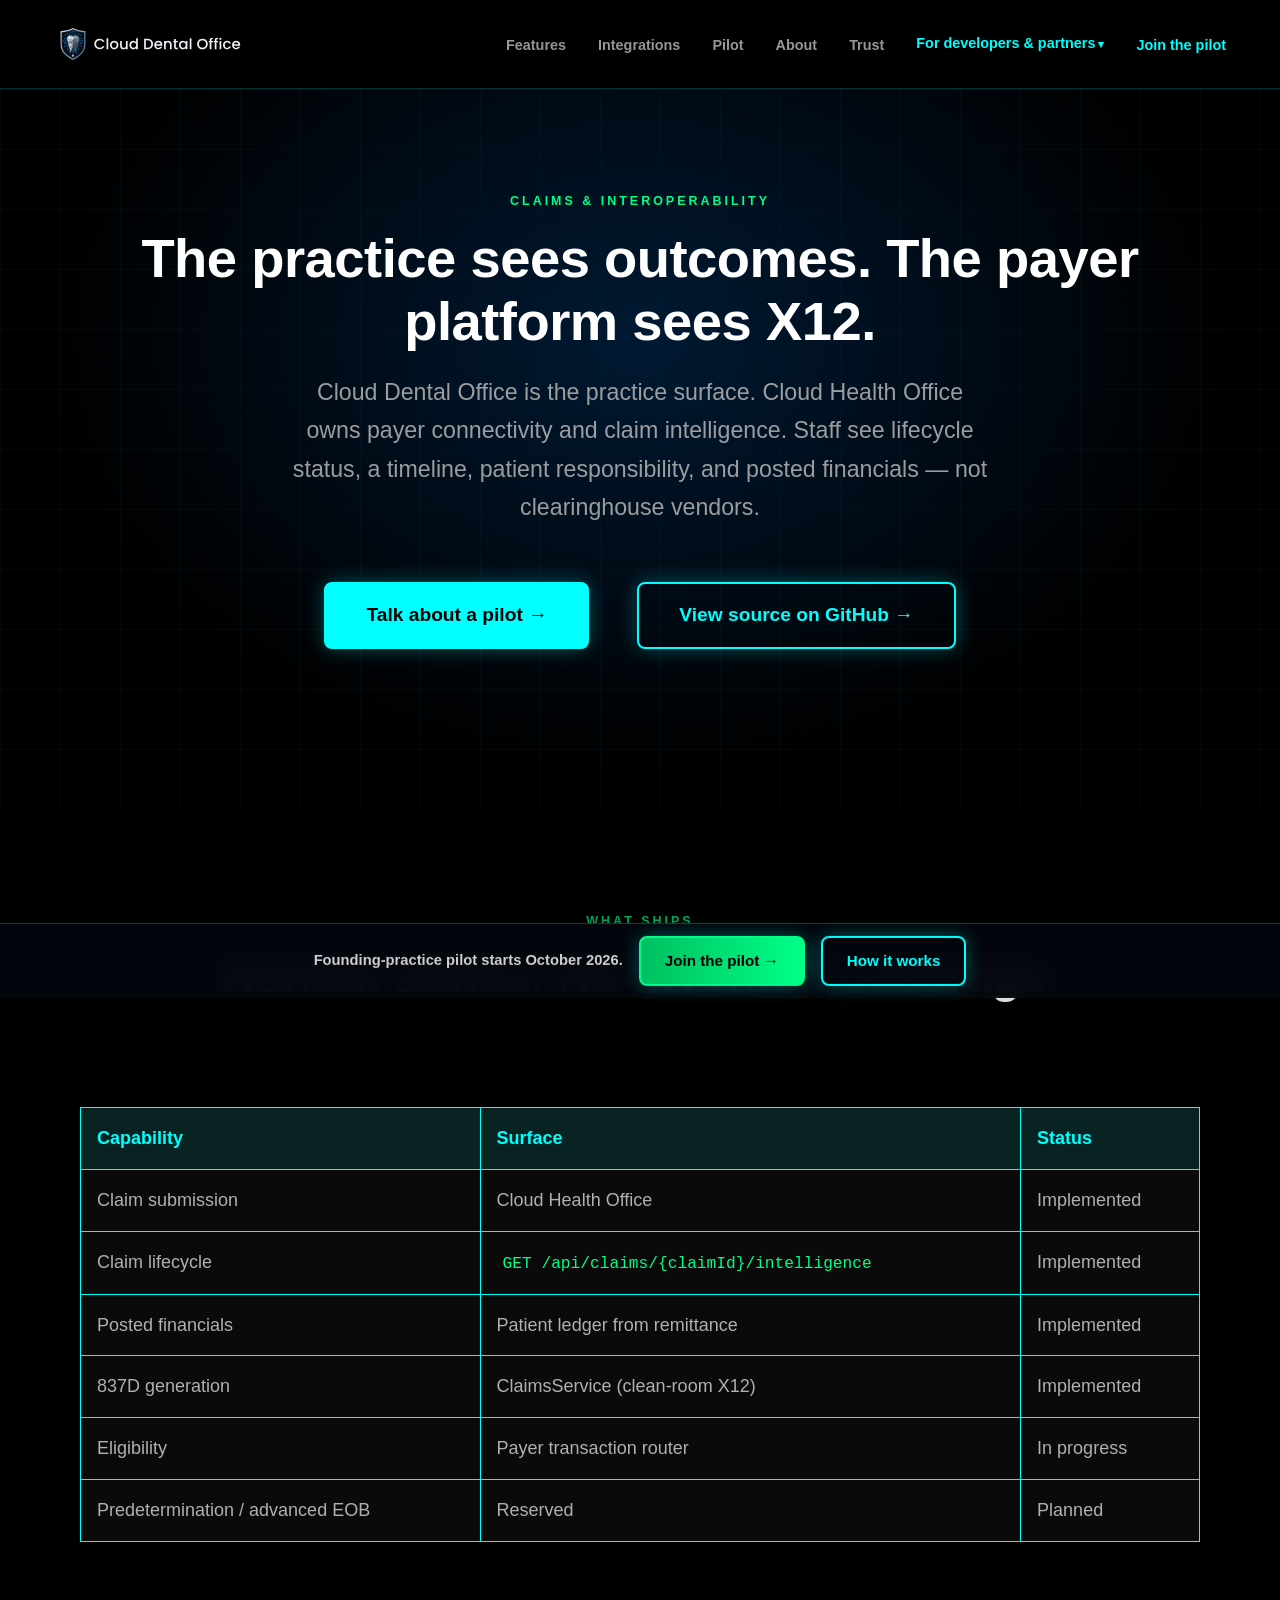
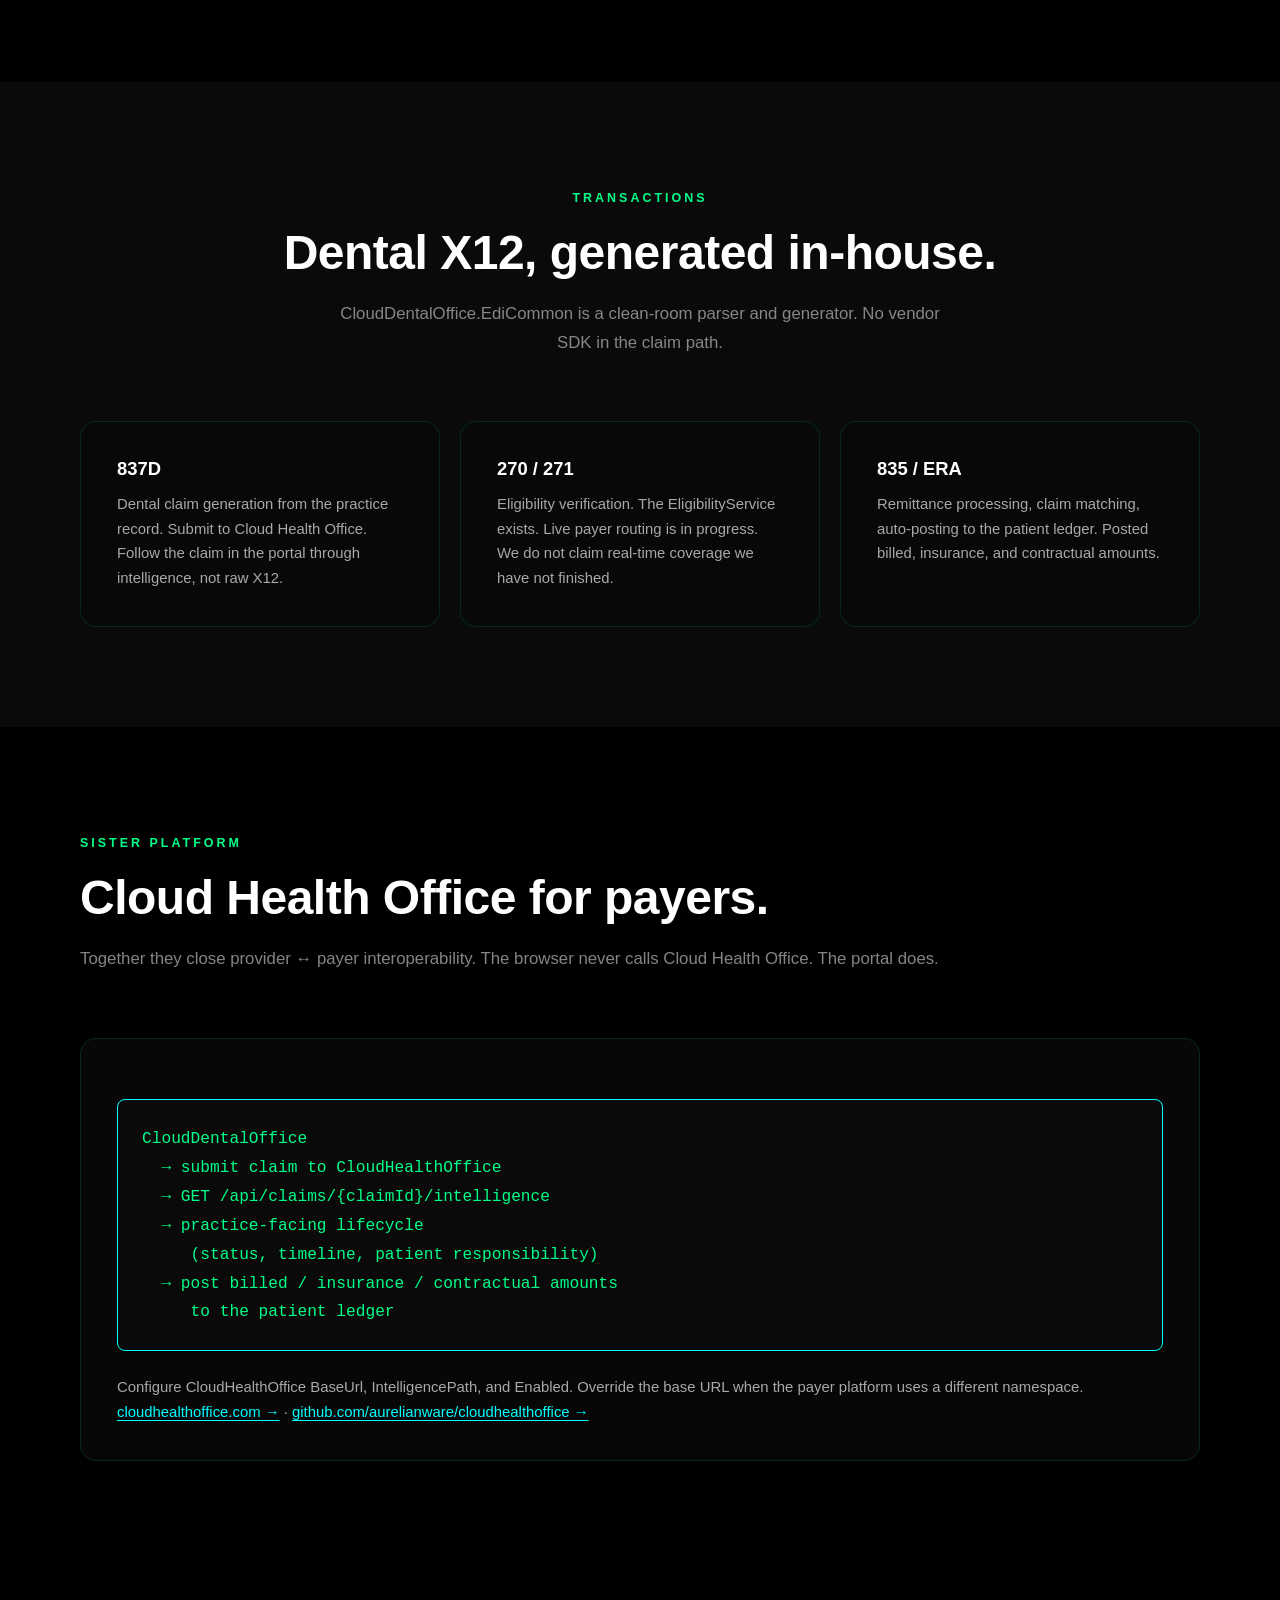
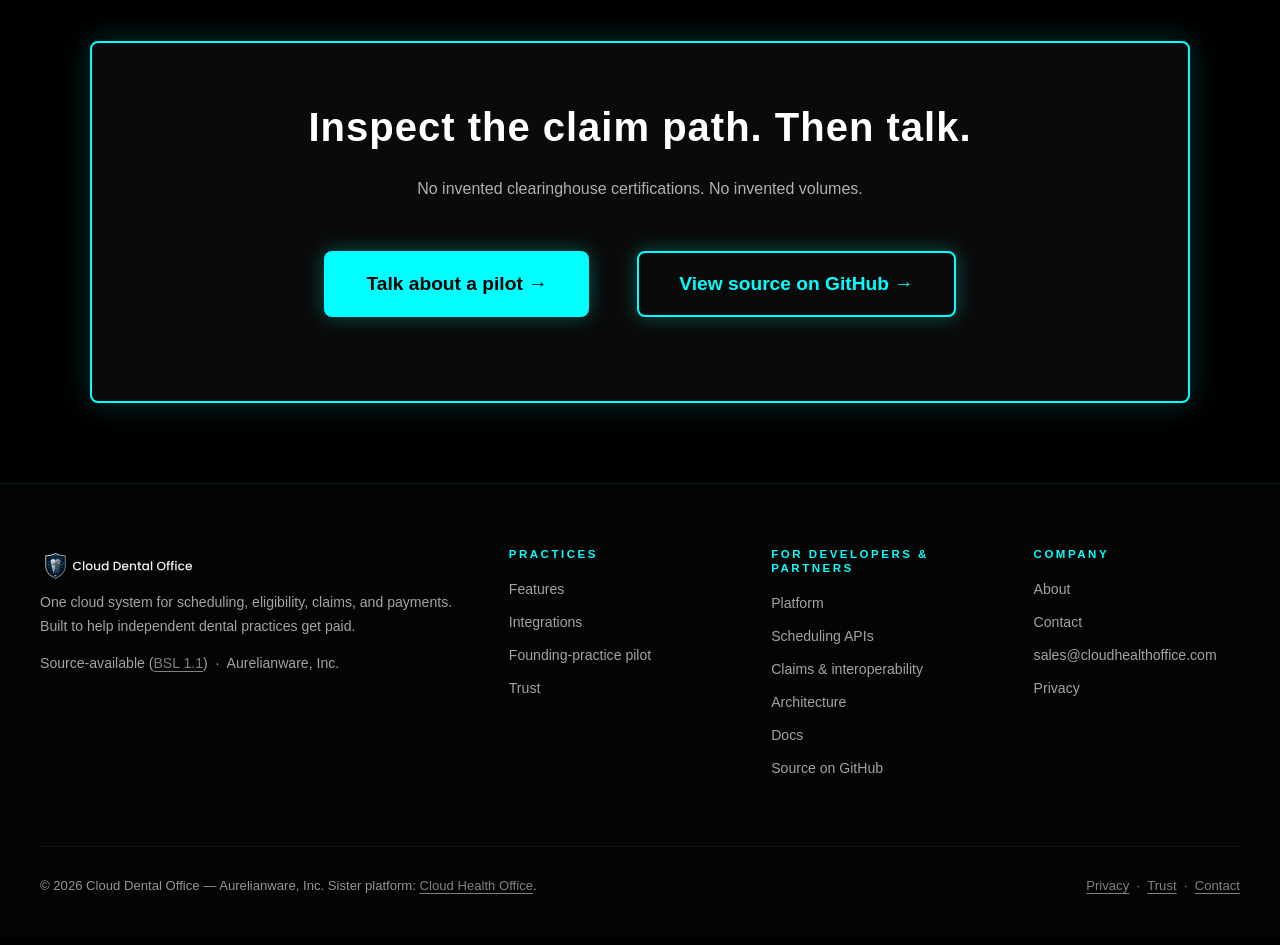
<file: claims.html>
<!DOCTYPE html>
<html lang="en">
<head>
  <meta charset="UTF-8" />
  <meta name="viewport" content="width=device-width, initial-scale=1.0" />
  <title>Dental claims, eligibility, and ERA posting — Cloud Dental Office</title>
  <meta name="description" content="837D claims, 270/271 eligibility, 835 ERA posting. Cloud Dental Office is the practice surface; Cloud Health Office owns payer connectivity and claim intelligence." />
  <link rel="canonical" href="https://clouddental.io/claims" />
  <link rel="icon" href="/favicon.ico" sizes="48x48" />
  <link rel="icon" type="image/svg+xml" href="/favicon.svg" />
  <link rel="apple-touch-icon" href="/apple-touch-icon.png" />
  <link rel="manifest" href="/site.webmanifest" />
  <meta name="theme-color" content="#000000" />
  <meta name="color-scheme" content="dark" />
  <meta property="og:type" content="website" />
  <meta property="og:site_name" content="Cloud Dental Office" />
  <meta property="og:url" content="https://clouddental.io/claims" />
  <meta property="og:title" content="Dental claims, eligibility, and ERA posting — Cloud Dental Office" />
  <meta property="og:description" content="837D claims, 270/271 eligibility, 835 ERA posting. Cloud Dental Office is the practice surface; Cloud Health Office owns payer connectivity and claim intelligence." />
  <meta property="og:image" content="https://clouddental.io/graphics/og-image.png" />
  <meta property="og:image:width" content="1200" />
  <meta property="og:image:height" content="630" />
  <meta property="og:image:alt" content="Cloud Dental Office" />
  <meta name="twitter:card" content="summary_large_image" />
  <meta name="twitter:title" content="Dental claims, eligibility, and ERA posting — Cloud Dental Office" />
  <meta name="twitter:description" content="837D claims, 270/271 eligibility, 835 ERA posting. Cloud Dental Office is the practice surface; Cloud Health Office owns payer connectivity and claim intelligence." />
  <meta name="twitter:image" content="https://clouddental.io/graphics/og-image.png" />
  <script type="application/ld+json">
  {
    "@context": "https://schema.org",
    "@graph": [
      {
        "@type": "Organization",
        "@id": "https://clouddental.io/#organization",
        "name": "Aurelianware, Inc.",
        "url": "https://clouddental.io/",
        "logo": "https://clouddental.io/icon-512.png",
        "email": "sales@cloudhealthoffice.com",
        "founder": {
          "@type": "Person",
          "@id": "https://clouddental.io/about#mark-phillips",
          "name": "Mark Phillips",
          "jobTitle": "Founder",
          "url": "https://clouddental.io/about",
          "sameAs": [
            "https://www.linkedin.com/in/mark-phillips-b607149"
          ]
        },
        "address": {
          "@type": "PostalAddress",
          "streetAddress": "1111B S Governors Ave, STE 42257",
          "addressLocality": "Dover",
          "addressRegion": "DE",
          "addressCountry": "US"
        },
        "sameAs": [
          "https://github.com/aurelianware",
          "https://cloudhealthoffice.com/"
        ]
      },
      {
        "@type": "WebSite",
        "@id": "https://clouddental.io/#website",
        "name": "Cloud Dental Office",
        "alternateName": ["Cloud Dental", "clouddental", "clouddental.io"],
        "url": "https://clouddental.io/",
        "publisher": {
          "@id": "https://clouddental.io/#organization"
        }
      },
      {
        "@type": "SoftwareApplication",
        "@id": "https://clouddental.io/#software",
        "name": "Cloud Dental Office",
        "applicationCategory": "BusinessApplication",
        "applicationSubCategory": "Dental practice management",
        "operatingSystem": "Web browser",
        "url": "https://clouddental.io/",
        "image": "https://clouddental.io/graphics/og-image.png",
        "description": "One cloud system for scheduling, eligibility, claims, and payments that helps independent dental practices get paid faster.",
        "license": "https://github.com/aurelianware/clouddentaloffice/blob/main/LICENSE",
        "publisher": {
          "@id": "https://clouddental.io/#organization"
        },
        "sameAs": [
          "https://github.com/aurelianware/clouddentaloffice"
        ]
      }
    ]
  }
  </script>
  <link rel="stylesheet" href="/css/sentinel.css?v=ce16647e" />
  <link rel="stylesheet" href="/css/conversion.css?v=aafaa3a4" />
  <script src="/js/mobile-nav.js?v=488e7d25" defer></script>
</head>
<body>
  <a href="#main-content" class="skip-to-main">Skip to main content</a>
  <nav aria-label="Main">
    <div class="nav-inner">
      <a href="/" class="nav-logo">
        <picture>
          <source media="(max-width: 329px)" srcset="/graphics/brand/cdo-icon.svg" width="400" height="480" />
          <img src="/graphics/brand/cdo-logo-horizontal-dark-bg.svg" alt="Cloud Dental Office" class="nav-logo-img" width="1278" height="294" />
        </picture>
      </a>
      <div class="nav-right">
        <button class="mobile-menu-toggle" aria-label="Toggle navigation menu" aria-expanded="false" aria-controls="mainNav" id="mobileMenuToggle">&#9776;</button>
        <ul id="mainNav">
          <li><a href="/features">Features</a></li>
          <li><a href="/integrations">Integrations</a></li>
          <li><a href="/pilot">Pilot</a></li>
          <li><a href="/about">About</a></li>
          <li><a href="/trust">Trust</a></li>
          <li class="nav-group">
            <button type="button" class="nav-group__toggle is-current" aria-expanded="false" aria-controls="devMenu">For developers &amp; partners</button>
            <ul class="nav-group__menu" id="devMenu">
              <li><a href="/platform">Platform</a></li>
              <li><a href="/scheduling">Scheduling APIs</a></li>
              <li><a href="/claims" aria-current="page">Claims &amp; interoperability</a></li>
              <li><a href="/architecture">Architecture</a></li>
              <li><a href="/docs">Docs</a></li>
              <li><a href="https://github.com/aurelianware/clouddentaloffice" target="_blank" rel="noopener noreferrer">Source on GitHub</a></li>
            </ul>
          </li>
          <li><a href="/contact" class="nav-cta">Join the pilot</a></li>
        </ul>
      </div>
    </div>
  </nav>
  <main id="main-content">

    <header class="hero-section" style="min-height:auto; padding:96px 24px 72px;" aria-label="Claims &amp; interoperability">
      <div class="hero-circuit-bg" aria-hidden="true"></div>
      <div class="hero-radial" aria-hidden="true"></div>
      <div class="hero-content">
        <span class="section-eyebrow">Claims & interoperability</span>
        <h1 class="section-title" style="font-size:clamp(2.2rem,4.5vw,3.4rem);">The practice sees outcomes. The payer platform sees X12.</h1>
        <p class="hero-subheadline" style="margin-bottom:32px;">Cloud Dental Office is the practice surface. Cloud Health Office owns payer connectivity and claim intelligence. Staff see lifecycle status, a timeline, patient responsibility, and posted financials — not clearinghouse vendors.</p>
        <div class="hero-cta">
        <a href="/contact" class="button">Talk about a pilot &rarr;</a>
        <a href="https://github.com/aurelianware/clouddentaloffice" class="button button-secondary" target="_blank" rel="noopener noreferrer">View source on GitHub &rarr;</a>
      </div>
      </div>
    </header>
    <section>
      <div class="section-wrapper">
        <div class="section-header">
          <span class="section-eyebrow">What ships</span>
          <h2 class="section-title">Honest status. No invented coverage.</h2>
        </div>
        <div style="overflow-x:auto;">
          <table>
            <thead><tr><th>Capability</th><th>Surface</th><th>Status</th></tr></thead>
            <tbody>
              <tr><td>Claim submission</td><td>Cloud Health Office</td><td>Implemented</td></tr>
              <tr><td>Claim lifecycle</td><td><code>GET /api/claims/{claimId}/intelligence</code></td><td>Implemented</td></tr>
              <tr><td>Posted financials</td><td>Patient ledger from remittance</td><td>Implemented</td></tr>
              <tr><td>837D generation</td><td>ClaimsService (clean-room X12)</td><td>Implemented</td></tr>
              <tr><td>Eligibility</td><td>Payer transaction router</td><td>In progress</td></tr>
              <tr><td>Predetermination / advanced EOB</td><td>Reserved</td><td>Planned</td></tr>
            </tbody>
          </table>
        </div>
      </div>
    </section>
    <section style="background:#0a0a0a;">
      <div class="section-wrapper">
        <div class="section-header">
          <span class="section-eyebrow">Transactions</span>
          <h2 class="section-title">Dental X12, generated in-house.</h2>
          <p class="section-subtitle">CloudDentalOffice.EdiCommon is a clean-room parser and generator. No vendor SDK in the claim path.</p>
        </div>
        <div class="feature-grid">
          <div class="feature-card"><h3>837D</h3><p>Dental claim generation from the practice record. Submit to Cloud Health Office. Follow the claim in the portal through intelligence, not raw X12.</p></div>
          <div class="feature-card"><h3>270 / 271</h3><p>Eligibility verification. The EligibilityService exists. Live payer routing is in progress. We do not claim real-time coverage we have not finished.</p></div>
          <div class="feature-card"><h3>835 / ERA</h3><p>Remittance processing, claim matching, auto-posting to the patient ledger. Posted billed, insurance, and contractual amounts.</p></div>
        </div>
      </div>
    </section>
    <section>
      <div class="section-wrapper">
        <div class="section-header" style="text-align:left;">
          <span class="section-eyebrow">Sister platform</span>
          <h2 class="section-title">Cloud Health Office for payers.</h2>
          <p class="section-subtitle" style="margin:0; max-width:none;">Together they close provider ↔ payer interoperability. The browser never calls Cloud Health Office. The portal does.</p>
        </div>
        <div class="feature-card">
          <pre><code>CloudDentalOffice
  → submit claim to CloudHealthOffice
  → GET /api/claims/{claimId}/intelligence
  → practice-facing lifecycle
     (status, timeline, patient responsibility)
  → post billed / insurance / contractual amounts
     to the patient ledger</code></pre>
          <p>Configure CloudHealthOffice BaseUrl, IntelligencePath, and Enabled. Override the base URL when the payer platform uses a different namespace.</p>
          <p><a href="https://cloudhealthoffice.com" target="_blank" rel="noopener noreferrer">cloudhealthoffice.com &rarr;</a> · <a href="https://github.com/aurelianware/cloudhealthoffice" target="_blank" rel="noopener noreferrer">github.com/aurelianware/cloudhealthoffice &rarr;</a></p>
        </div>
      </div>
    </section>
    <section class="cta-section" style="margin:80px auto; max-width:1100px;">
      <h2 style="color:#fff; text-shadow:none;">Inspect the claim path. Then talk.</h2>
      <p>No invented clearinghouse certifications. No invented volumes.</p>
      <div class="hero-cta">
        <a href="/contact" class="button">Talk about a pilot &rarr;</a>
        <a href="https://github.com/aurelianware/clouddentaloffice" class="button button-secondary" target="_blank" rel="noopener noreferrer">View source on GitHub &rarr;</a>
      </div>
    </section>

  </main>
  <div id="stickyCta" class="sticky-cta" role="region" aria-label="Founding-practice pilot">
    <p class="sticky-cta__text">Founding-practice pilot starts October 2026.</p>
    <a href="/pilot" class="button sticky-cta__primary">Join the pilot &rarr;</a>
    <a href="/#how-it-works" class="button sticky-cta__secondary">How it works</a>
  </div>
  <footer class="site-footer">
    <div class="footer-inner">
      <div class="footer-grid">
        <div class="footer-brand">
          <a href="/" class="footer-logo"><img src="/graphics/brand/cdo-logo-horizontal-dark-bg.svg" alt="Cloud Dental Office" width="1278" height="294" /></a>
          <p>One cloud system for scheduling, eligibility, claims, and payments. Built to help independent dental practices get paid.</p>
          <p>Source-available (<a href="/trust#license">BSL 1.1</a>) &nbsp;&middot;&nbsp; Aurelianware, Inc.</p>
        </div>
        <div class="footer-col">
          <h2 class="footer-heading">Practices</h2>
          <ul>
            <li><a href="/features">Features</a></li>
            <li><a href="/integrations">Integrations</a></li>
            <li><a href="/pilot">Founding-practice pilot</a></li>
            <li><a href="/trust">Trust</a></li>
          </ul>
        </div>
        <div class="footer-col">
          <h2 class="footer-heading">For developers &amp; partners</h2>
          <ul>
            <li><a href="/platform">Platform</a></li>
            <li><a href="/scheduling">Scheduling APIs</a></li>
            <li><a href="/claims">Claims &amp; interoperability</a></li>
            <li><a href="/architecture">Architecture</a></li>
            <li><a href="/docs">Docs</a></li>
            <li><a href="https://github.com/aurelianware/clouddentaloffice" target="_blank" rel="noopener noreferrer">Source on GitHub</a></li>
          </ul>
        </div>
        <div class="footer-col">
          <h2 class="footer-heading">Company</h2>
          <ul>
            <li><a href="/about">About</a></li>
            <li><a href="/contact">Contact</a></li>
            <li><a href="mailto:sales@cloudhealthoffice.com">sales@cloudhealthoffice.com</a></li>
            <li><a href="/privacy">Privacy</a></li>
          </ul>
        </div>
      </div>
      <div class="footer-bottom">
        <p>&copy; 2026 Cloud Dental Office — Aurelianware, Inc. Sister platform: <a href="https://cloudhealthoffice.com" target="_blank" rel="noopener noreferrer">Cloud Health Office</a>.</p>
        <p><a href="/privacy">Privacy</a> &nbsp;&middot;&nbsp; <a href="/trust">Trust</a> &nbsp;&middot;&nbsp; <a href="/contact">Contact</a></p>
      </div>
    </div>
  </footer>
  <script src="/js/site.js?v=be3b5d1f" defer></script>
</body>
</html>
</file>
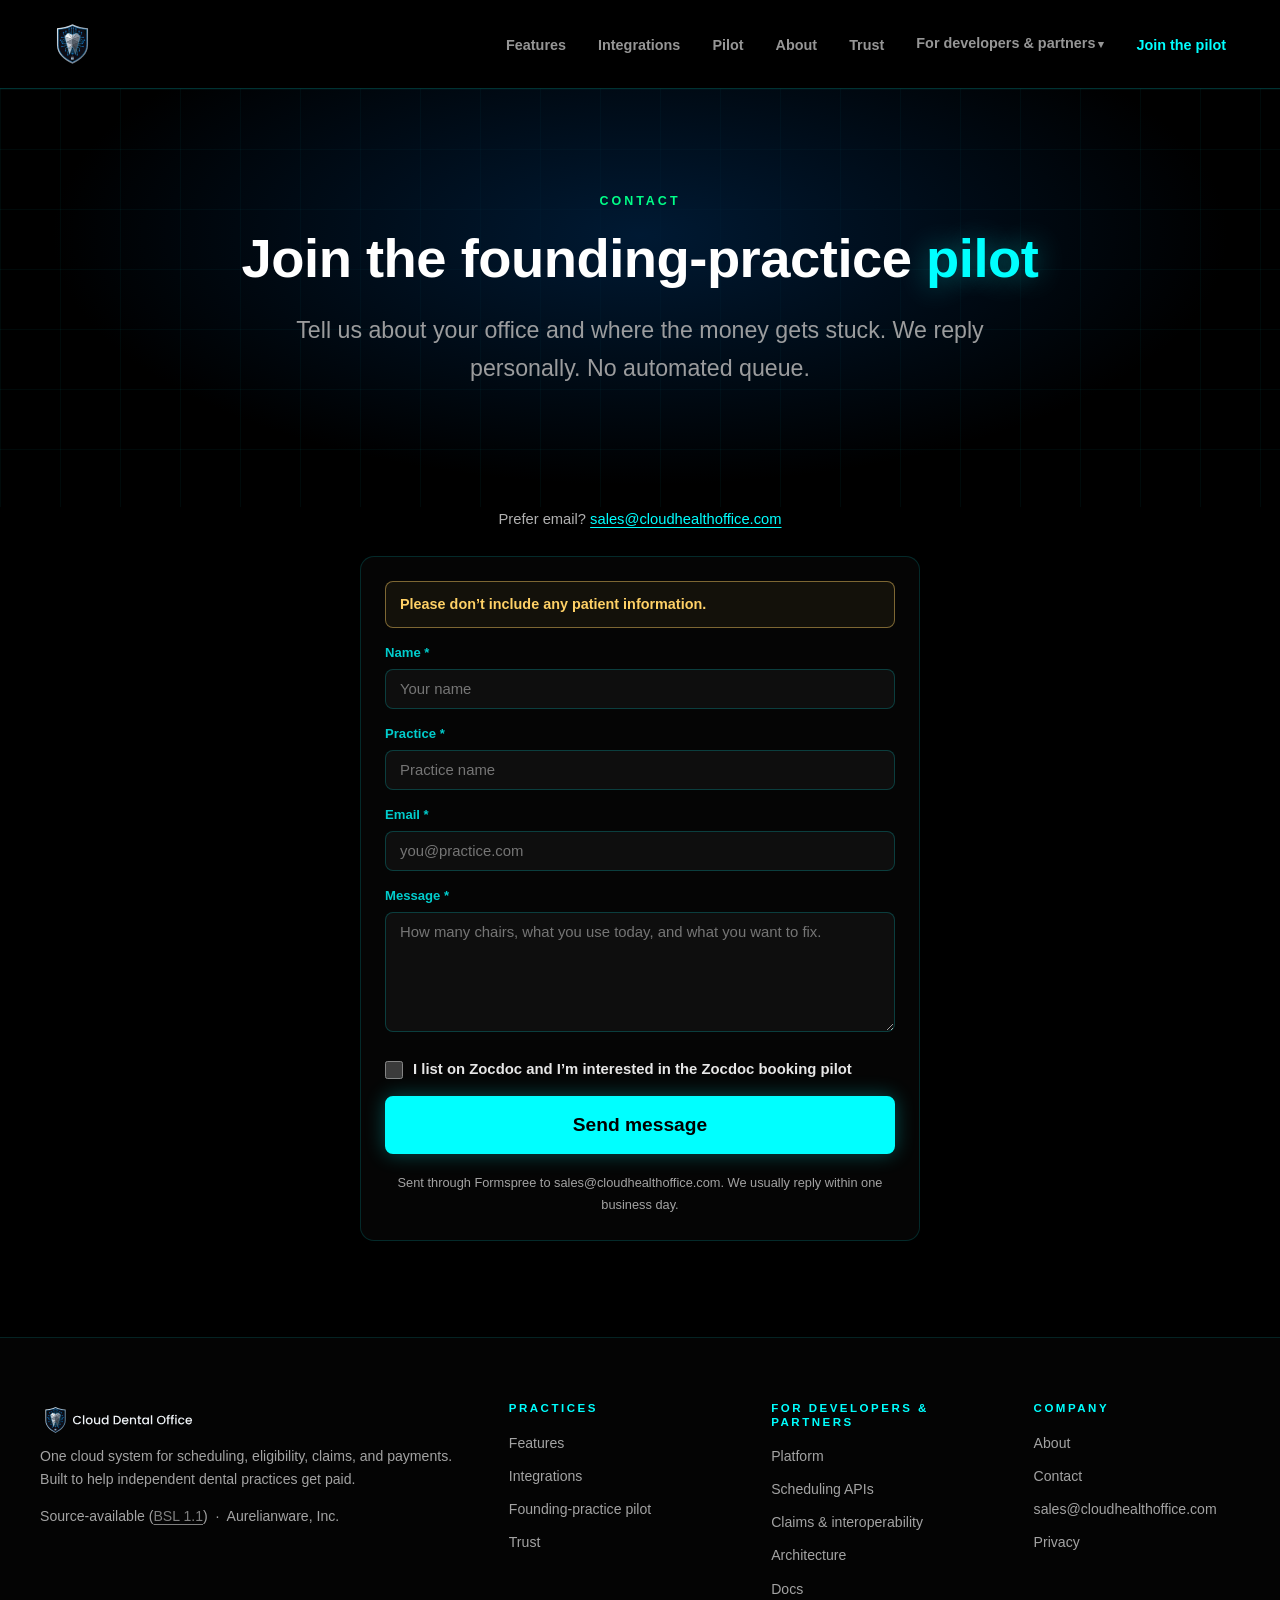
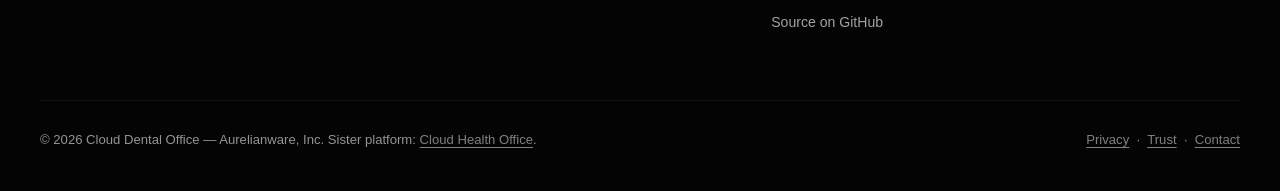
<file: contact.html>
<!DOCTYPE html>
<html lang="en">
<head>
  <meta charset="UTF-8" />
  <meta name="viewport" content="width=device-width, initial-scale=1.0" />
  <title>Contact — join the pilot — Cloud Dental Office</title>
  <meta name="description" content="Apply for the Cloud Dental Office founding-practice pilot or ask a question. We reply personally." />
  <link rel="canonical" href="https://clouddental.io/contact" />
  <link rel="icon" href="/favicon.ico" sizes="48x48" />
  <link rel="icon" type="image/svg+xml" href="/favicon.svg" />
  <link rel="apple-touch-icon" href="/apple-touch-icon.png" />
  <link rel="manifest" href="/site.webmanifest" />
  <meta name="theme-color" content="#000000" />
  <meta name="color-scheme" content="dark" />
  <meta property="og:type" content="website" />
  <meta property="og:site_name" content="Cloud Dental Office" />
  <meta property="og:url" content="https://clouddental.io/contact" />
  <meta property="og:title" content="Contact — join the pilot — Cloud Dental Office" />
  <meta property="og:description" content="Apply for the Cloud Dental Office founding-practice pilot or ask a question. We reply personally." />
  <meta property="og:image" content="https://clouddental.io/graphics/og-image.png" />
  <meta property="og:image:width" content="1200" />
  <meta property="og:image:height" content="630" />
  <meta property="og:image:alt" content="Cloud Dental Office" />
  <meta name="twitter:card" content="summary_large_image" />
  <meta name="twitter:title" content="Contact — join the pilot — Cloud Dental Office" />
  <meta name="twitter:description" content="Apply for the Cloud Dental Office founding-practice pilot or ask a question. We reply personally." />
  <meta name="twitter:image" content="https://clouddental.io/graphics/og-image.png" />
  <script type="application/ld+json">
  {
    "@context": "https://schema.org",
    "@graph": [
      {
        "@type": "Organization",
        "@id": "https://clouddental.io/#organization",
        "name": "Aurelianware, Inc.",
        "url": "https://clouddental.io/",
        "logo": "https://clouddental.io/icon-512.png",
        "email": "sales@cloudhealthoffice.com",
        "founder": {
          "@type": "Person",
          "@id": "https://clouddental.io/about#mark-phillips",
          "name": "Mark Phillips",
          "jobTitle": "Founder",
          "url": "https://clouddental.io/about",
          "sameAs": [
            "https://www.linkedin.com/in/mark-phillips-b607149"
          ]
        },
        "address": {
          "@type": "PostalAddress",
          "streetAddress": "1111B S Governors Ave, STE 42257",
          "addressLocality": "Dover",
          "addressRegion": "DE",
          "addressCountry": "US"
        },
        "sameAs": [
          "https://github.com/aurelianware",
          "https://cloudhealthoffice.com/"
        ]
      },
      {
        "@type": "WebSite",
        "@id": "https://clouddental.io/#website",
        "name": "Cloud Dental Office",
        "alternateName": ["Cloud Dental", "clouddental", "clouddental.io"],
        "url": "https://clouddental.io/",
        "publisher": {
          "@id": "https://clouddental.io/#organization"
        }
      },
      {
        "@type": "SoftwareApplication",
        "@id": "https://clouddental.io/#software",
        "name": "Cloud Dental Office",
        "applicationCategory": "BusinessApplication",
        "applicationSubCategory": "Dental practice management",
        "operatingSystem": "Web browser",
        "url": "https://clouddental.io/",
        "image": "https://clouddental.io/graphics/og-image.png",
        "description": "One cloud system for scheduling, eligibility, claims, and payments that helps independent dental practices get paid faster.",
        "license": "https://github.com/aurelianware/clouddentaloffice/blob/main/LICENSE",
        "publisher": {
          "@id": "https://clouddental.io/#organization"
        },
        "sameAs": [
          "https://github.com/aurelianware/clouddentaloffice"
        ]
      }
    ]
  }
  </script>
  <link rel="stylesheet" href="/css/sentinel.css?v=ce16647e" />
  <link rel="stylesheet" href="/css/conversion.css?v=aafaa3a4" />
  <script src="/js/mobile-nav.js?v=488e7d25" defer></script>
</head>
<body>
  <a href="#main-content" class="skip-to-main">Skip to main content</a>
  <nav aria-label="Main">
    <div class="nav-inner">
      <a href="/" class="nav-logo">
        <picture>
          <source media="(max-width: 329px)" srcset="/graphics/brand/cdo-icon.svg" width="400" height="480" />
          <img src="/graphics/brand/cdo-logo-horizontal-dark-bg.svg" alt="Cloud Dental Office" class="nav-logo-img" width="1278" height="294" />
        </picture>
      </a>
      <div class="nav-right">
        <button class="mobile-menu-toggle" aria-label="Toggle navigation menu" aria-expanded="false" aria-controls="mainNav" id="mobileMenuToggle">&#9776;</button>
        <ul id="mainNav">
          <li><a href="/features">Features</a></li>
          <li><a href="/integrations">Integrations</a></li>
          <li><a href="/pilot">Pilot</a></li>
          <li><a href="/about">About</a></li>
          <li><a href="/trust">Trust</a></li>
          <li class="nav-group">
            <button type="button" class="nav-group__toggle" aria-expanded="false" aria-controls="devMenu">For developers &amp; partners</button>
            <ul class="nav-group__menu" id="devMenu">
              <li><a href="/platform">Platform</a></li>
              <li><a href="/scheduling">Scheduling APIs</a></li>
              <li><a href="/claims">Claims &amp; interoperability</a></li>
              <li><a href="/architecture">Architecture</a></li>
              <li><a href="/docs">Docs</a></li>
              <li><a href="https://github.com/aurelianware/clouddentaloffice" target="_blank" rel="noopener noreferrer">Source on GitHub</a></li>
            </ul>
          </li>
          <li><a href="/contact" class="nav-cta" aria-current="page">Join the pilot</a></li>
        </ul>
      </div>
    </div>
  </nav>
  <main id="main-content">

    <header class="hero-section hero-section--page" aria-labelledby="page-heading">
      <div class="hero-circuit-bg" aria-hidden="true"></div>
      <div class="hero-radial" aria-hidden="true"></div>
      <div class="hero-content">
        <span class="section-eyebrow">Contact</span>
        <h1 id="page-heading" class="section-title page-title">Join the founding-practice <span class="accent">pilot</span></h1>
        <p class="hero-subheadline">Tell us about your office and where the money gets stuck. We reply personally. No automated queue.</p>
      </div>
    </header>
    <section class="contact-section">
      <div class="contact-wrap">
        <p class="contact-alt">
          Prefer email? <a href="mailto:sales@cloudhealthoffice.com">sales@cloudhealthoffice.com</a>
        </p>
        <div id="contact-thanks" class="cho-leadform__thanks" role="status" aria-live="polite" hidden>
          <h2 class="h-small">Message received</h2>
          <p>Thanks. It went to sales@cloudhealthoffice.com. We usually reply within one business day.</p>
          <p><a href="/" class="button">Back to home &rarr;</a></p>
        </div>
        <form id="contact-form" class="cho-leadform" action="https://formspree.io/f/xqpanypj" method="POST" aria-describedby="contact-phi-note">
          <p id="contact-phi-note" class="cho-leadform__phi">Please don&rsquo;t include any patient information.</p>
          <div>
            <label for="c-name">Name *</label>
            <input id="c-name" name="name" autocomplete="name" placeholder="Your name" required />
          </div>
          <div>
            <label for="c-practice">Practice *</label>
            <input id="c-practice" name="practice" autocomplete="organization" placeholder="Practice name" required />
          </div>
          <div>
            <label for="c-email">Email *</label>
            <input id="c-email" name="email" type="email" autocomplete="email" placeholder="you@practice.com" required />
          </div>
          <div>
            <label for="c-message">Message *</label>
            <textarea id="c-message" name="message" rows="6" placeholder="How many chairs, what you use today, and what you want to fix." required aria-describedby="contact-phi-note"></textarea>
          </div>
          <label class="cho-leadform__check" for="c-zocdoc"><input type="checkbox" id="c-zocdoc" name="zocdoc_pilot" value="yes" /> I list on Zocdoc and I&rsquo;m interested in the Zocdoc booking pilot</label>
          <!-- Cloud Dental's own Formspree form, restricted to clouddental.io. Its email action (set in Formspree, not here) delivers to sales@cloudhealthoffice.com. -->
          <input type="hidden" name="_subject" value="Cloud Dental Office pilot inquiry" />
          <input type="hidden" name="_format" value="plain" />
          <input type="hidden" name="site" value="clouddental.io" />
          <input type="text" name="_gotcha" tabindex="-1" autocomplete="off" aria-hidden="true" style="display:none" />
          <p id="contact-error" class="cho-leadform__error" role="alert" hidden></p>
          <button type="submit" id="contact-submit" class="button button-block">Send message</button>
          <p class="cho-leadform__note">Sent through Formspree to sales@cloudhealthoffice.com. We usually reply within one business day.</p>
        </form>
      </div>
    </section>

  </main>
  <footer class="site-footer">
    <div class="footer-inner">
      <div class="footer-grid">
        <div class="footer-brand">
          <a href="/" class="footer-logo"><img src="/graphics/brand/cdo-logo-horizontal-dark-bg.svg" alt="Cloud Dental Office" width="1278" height="294" /></a>
          <p>One cloud system for scheduling, eligibility, claims, and payments. Built to help independent dental practices get paid.</p>
          <p>Source-available (<a href="/trust#license">BSL 1.1</a>) &nbsp;&middot;&nbsp; Aurelianware, Inc.</p>
        </div>
        <div class="footer-col">
          <h2 class="footer-heading">Practices</h2>
          <ul>
            <li><a href="/features">Features</a></li>
            <li><a href="/integrations">Integrations</a></li>
            <li><a href="/pilot">Founding-practice pilot</a></li>
            <li><a href="/trust">Trust</a></li>
          </ul>
        </div>
        <div class="footer-col">
          <h2 class="footer-heading">For developers &amp; partners</h2>
          <ul>
            <li><a href="/platform">Platform</a></li>
            <li><a href="/scheduling">Scheduling APIs</a></li>
            <li><a href="/claims">Claims &amp; interoperability</a></li>
            <li><a href="/architecture">Architecture</a></li>
            <li><a href="/docs">Docs</a></li>
            <li><a href="https://github.com/aurelianware/clouddentaloffice" target="_blank" rel="noopener noreferrer">Source on GitHub</a></li>
          </ul>
        </div>
        <div class="footer-col">
          <h2 class="footer-heading">Company</h2>
          <ul>
            <li><a href="/about">About</a></li>
            <li><a href="/contact">Contact</a></li>
            <li><a href="mailto:sales@cloudhealthoffice.com">sales@cloudhealthoffice.com</a></li>
            <li><a href="/privacy">Privacy</a></li>
          </ul>
        </div>
      </div>
      <div class="footer-bottom">
        <p>&copy; 2026 Cloud Dental Office — Aurelianware, Inc. Sister platform: <a href="https://cloudhealthoffice.com" target="_blank" rel="noopener noreferrer">Cloud Health Office</a>.</p>
        <p><a href="/privacy">Privacy</a> &nbsp;&middot;&nbsp; <a href="/trust">Trust</a> &nbsp;&middot;&nbsp; <a href="/contact">Contact</a></p>
      </div>
    </div>
  </footer>
  <script src="/js/site.js?v=be3b5d1f" defer></script>
</body>
</html>
</file>
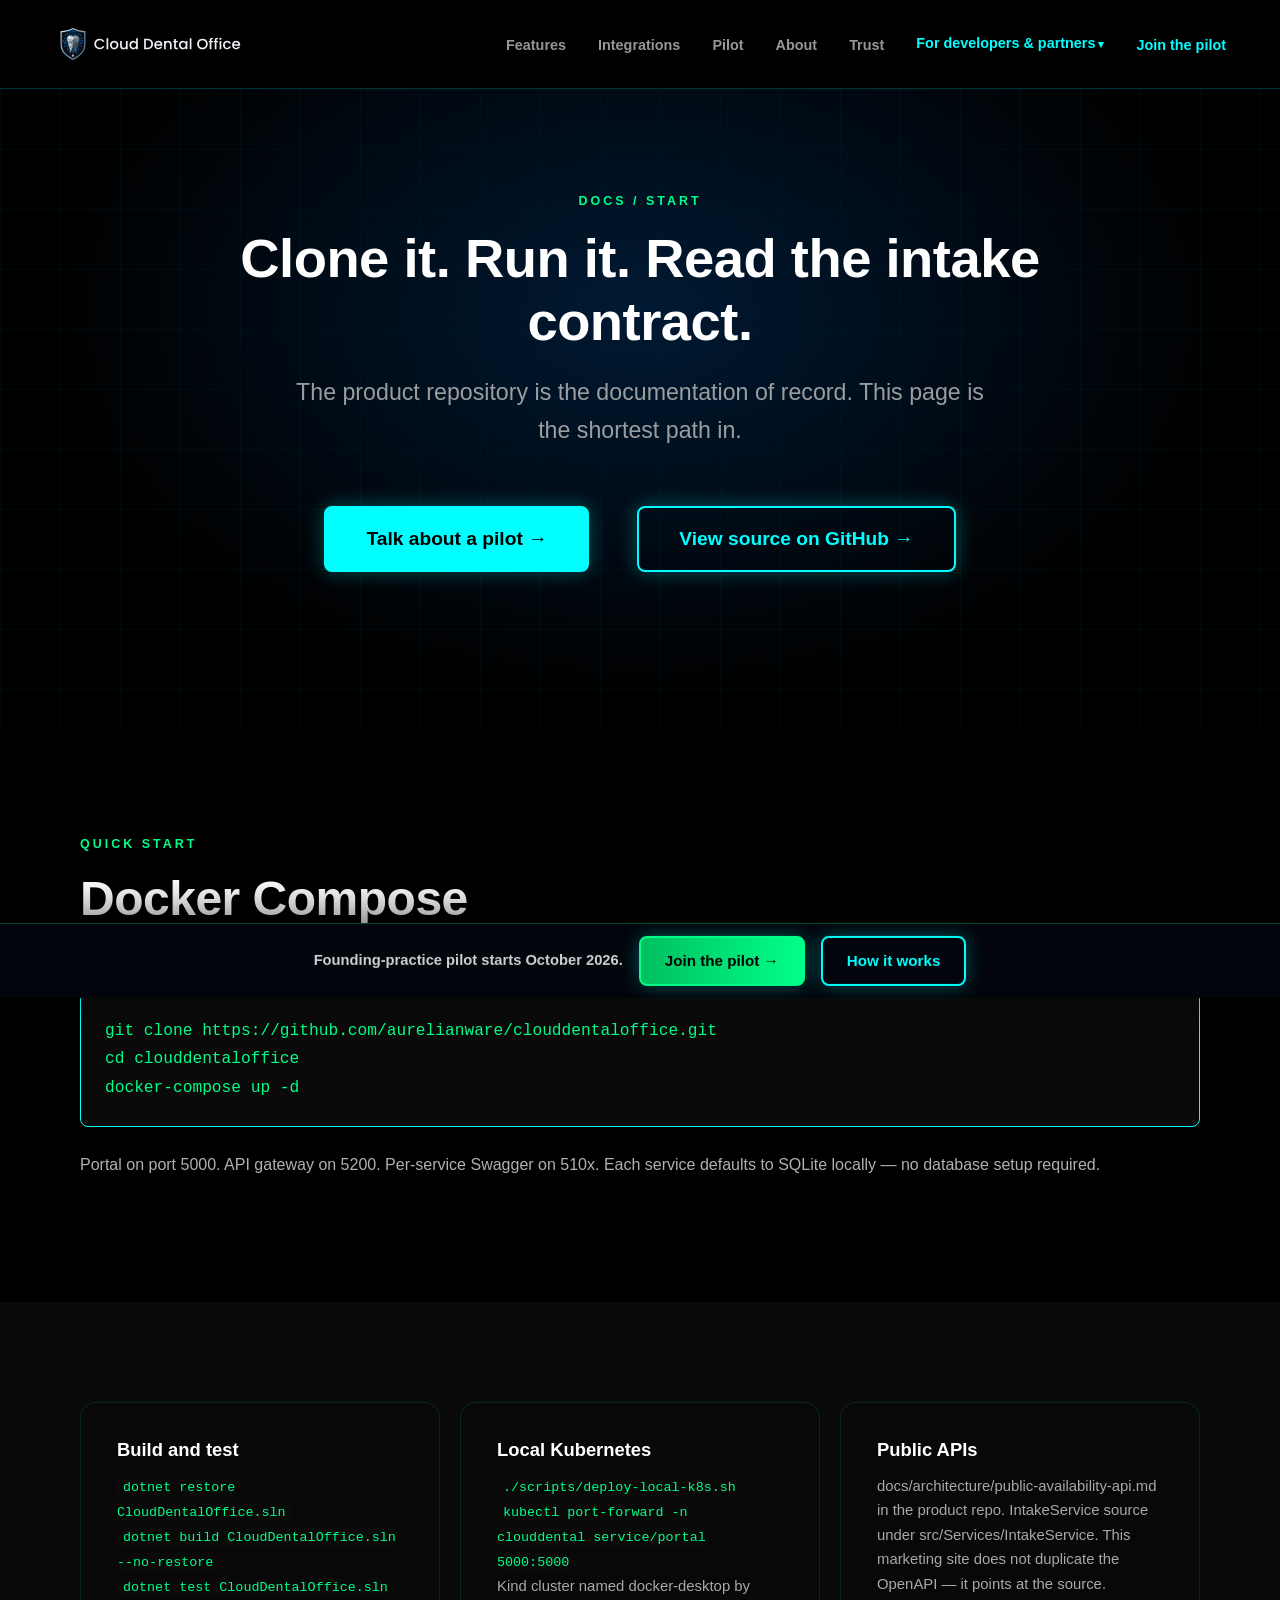
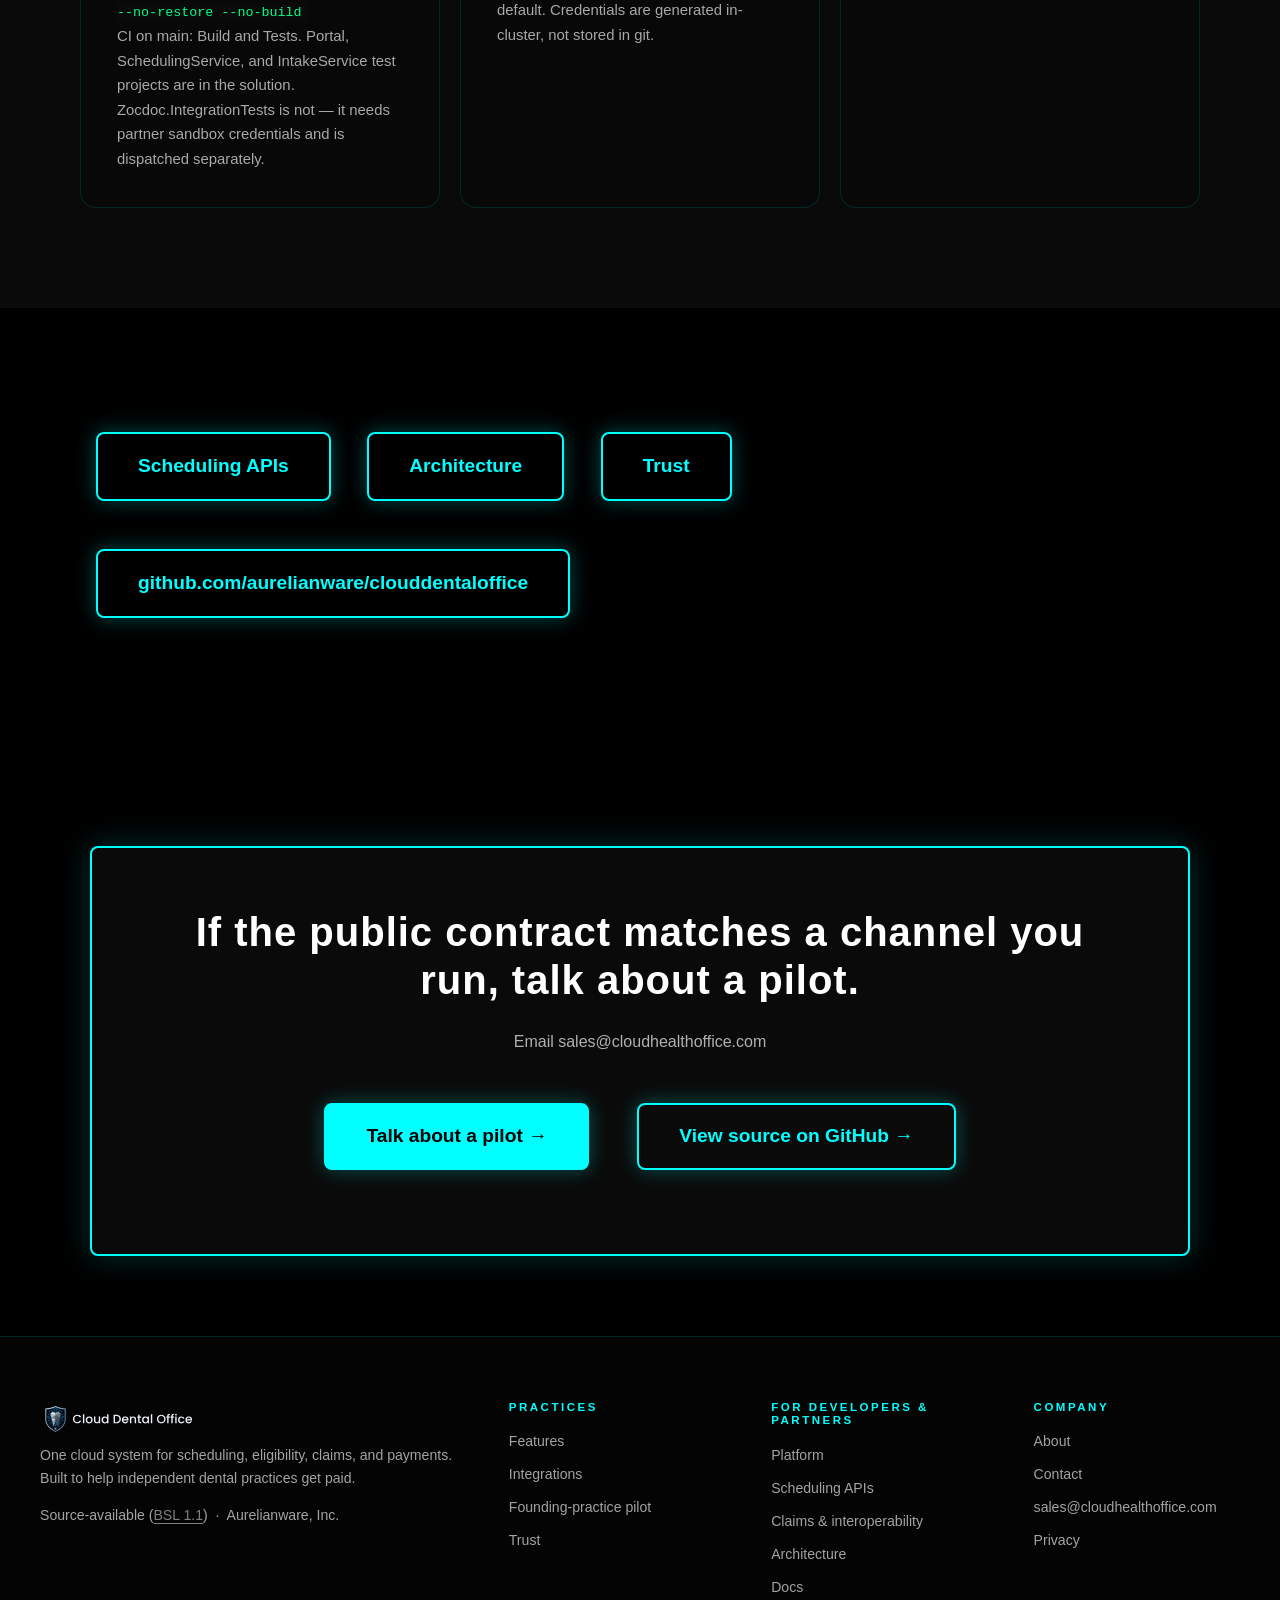
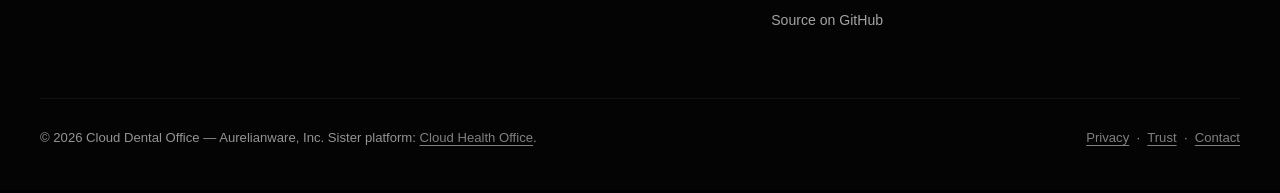
<file: docs.html>
<!DOCTYPE html>
<html lang="en">
<head>
  <meta charset="UTF-8" />
  <meta name="viewport" content="width=device-width, initial-scale=1.0" />
  <title>Docs / start — Cloud Dental Office</title>
  <meta name="description" content="Clone Cloud Dental Office, run Docker Compose or local Kubernetes, and read the public availability contract. Source-available under BSL 1.1." />
  <link rel="canonical" href="https://clouddental.io/docs" />
  <link rel="icon" href="/favicon.ico" sizes="48x48" />
  <link rel="icon" type="image/svg+xml" href="/favicon.svg" />
  <link rel="apple-touch-icon" href="/apple-touch-icon.png" />
  <link rel="manifest" href="/site.webmanifest" />
  <meta name="theme-color" content="#000000" />
  <meta name="color-scheme" content="dark" />
  <meta property="og:type" content="website" />
  <meta property="og:site_name" content="Cloud Dental Office" />
  <meta property="og:url" content="https://clouddental.io/docs" />
  <meta property="og:title" content="Docs / start — Cloud Dental Office" />
  <meta property="og:description" content="Clone Cloud Dental Office, run Docker Compose or local Kubernetes, and read the public availability contract. Source-available under BSL 1.1." />
  <meta property="og:image" content="https://clouddental.io/graphics/og-image.png" />
  <meta property="og:image:width" content="1200" />
  <meta property="og:image:height" content="630" />
  <meta property="og:image:alt" content="Cloud Dental Office" />
  <meta name="twitter:card" content="summary_large_image" />
  <meta name="twitter:title" content="Docs / start — Cloud Dental Office" />
  <meta name="twitter:description" content="Clone Cloud Dental Office, run Docker Compose or local Kubernetes, and read the public availability contract. Source-available under BSL 1.1." />
  <meta name="twitter:image" content="https://clouddental.io/graphics/og-image.png" />
  <script type="application/ld+json">
  {
    "@context": "https://schema.org",
    "@graph": [
      {
        "@type": "Organization",
        "@id": "https://clouddental.io/#organization",
        "name": "Aurelianware, Inc.",
        "url": "https://clouddental.io/",
        "logo": "https://clouddental.io/icon-512.png",
        "email": "sales@cloudhealthoffice.com",
        "founder": {
          "@type": "Person",
          "@id": "https://clouddental.io/about#mark-phillips",
          "name": "Mark Phillips",
          "jobTitle": "Founder",
          "url": "https://clouddental.io/about",
          "sameAs": [
            "https://www.linkedin.com/in/mark-phillips-b607149"
          ]
        },
        "address": {
          "@type": "PostalAddress",
          "streetAddress": "1111B S Governors Ave, STE 42257",
          "addressLocality": "Dover",
          "addressRegion": "DE",
          "addressCountry": "US"
        },
        "sameAs": [
          "https://github.com/aurelianware",
          "https://cloudhealthoffice.com/"
        ]
      },
      {
        "@type": "WebSite",
        "@id": "https://clouddental.io/#website",
        "name": "Cloud Dental Office",
        "alternateName": ["Cloud Dental", "clouddental", "clouddental.io"],
        "url": "https://clouddental.io/",
        "publisher": {
          "@id": "https://clouddental.io/#organization"
        }
      },
      {
        "@type": "SoftwareApplication",
        "@id": "https://clouddental.io/#software",
        "name": "Cloud Dental Office",
        "applicationCategory": "BusinessApplication",
        "applicationSubCategory": "Dental practice management",
        "operatingSystem": "Web browser",
        "url": "https://clouddental.io/",
        "image": "https://clouddental.io/graphics/og-image.png",
        "description": "One cloud system for scheduling, eligibility, claims, and payments that helps independent dental practices get paid faster.",
        "license": "https://github.com/aurelianware/clouddentaloffice/blob/main/LICENSE",
        "publisher": {
          "@id": "https://clouddental.io/#organization"
        },
        "sameAs": [
          "https://github.com/aurelianware/clouddentaloffice"
        ]
      }
    ]
  }
  </script>
  <link rel="stylesheet" href="/css/sentinel.css?v=ce16647e" />
  <link rel="stylesheet" href="/css/conversion.css?v=aafaa3a4" />
  <script src="/js/mobile-nav.js?v=488e7d25" defer></script>
</head>
<body>
  <a href="#main-content" class="skip-to-main">Skip to main content</a>
  <nav aria-label="Main">
    <div class="nav-inner">
      <a href="/" class="nav-logo">
        <picture>
          <source media="(max-width: 329px)" srcset="/graphics/brand/cdo-icon.svg" width="400" height="480" />
          <img src="/graphics/brand/cdo-logo-horizontal-dark-bg.svg" alt="Cloud Dental Office" class="nav-logo-img" width="1278" height="294" />
        </picture>
      </a>
      <div class="nav-right">
        <button class="mobile-menu-toggle" aria-label="Toggle navigation menu" aria-expanded="false" aria-controls="mainNav" id="mobileMenuToggle">&#9776;</button>
        <ul id="mainNav">
          <li><a href="/features">Features</a></li>
          <li><a href="/integrations">Integrations</a></li>
          <li><a href="/pilot">Pilot</a></li>
          <li><a href="/about">About</a></li>
          <li><a href="/trust">Trust</a></li>
          <li class="nav-group">
            <button type="button" class="nav-group__toggle is-current" aria-expanded="false" aria-controls="devMenu">For developers &amp; partners</button>
            <ul class="nav-group__menu" id="devMenu">
              <li><a href="/platform">Platform</a></li>
              <li><a href="/scheduling">Scheduling APIs</a></li>
              <li><a href="/claims">Claims &amp; interoperability</a></li>
              <li><a href="/architecture">Architecture</a></li>
              <li><a href="/docs" aria-current="page">Docs</a></li>
              <li><a href="https://github.com/aurelianware/clouddentaloffice" target="_blank" rel="noopener noreferrer">Source on GitHub</a></li>
            </ul>
          </li>
          <li><a href="/contact" class="nav-cta">Join the pilot</a></li>
        </ul>
      </div>
    </div>
  </nav>
  <main id="main-content">

    <header class="hero-section" style="min-height:auto; padding:96px 24px 72px;" aria-label="Docs / start">
      <div class="hero-circuit-bg" aria-hidden="true"></div>
      <div class="hero-radial" aria-hidden="true"></div>
      <div class="hero-content">
        <span class="section-eyebrow">Docs / start</span>
        <h1 class="section-title" style="font-size:clamp(2.2rem,4.5vw,3.4rem);">Clone it. Run it. Read the intake contract.</h1>
        <p class="hero-subheadline" style="margin-bottom:32px;">The product repository is the documentation of record. This page is the shortest path in.</p>
        <div class="hero-cta">
        <a href="/contact" class="button">Talk about a pilot &rarr;</a>
        <a href="https://github.com/aurelianware/clouddentaloffice" class="button button-secondary" target="_blank" rel="noopener noreferrer">View source on GitHub &rarr;</a>
      </div>
      </div>
    </header>
    <section>
      <div class="section-wrapper">
        <div class="section-header" style="text-align:left;">
          <span class="section-eyebrow">Quick start</span>
          <h2 class="section-title">Docker Compose</h2>
        </div>
        <pre><code>git clone https://github.com/aurelianware/clouddentaloffice.git
cd clouddentaloffice
docker-compose up -d</code></pre>
        <p>Portal on port 5000. API gateway on 5200. Per-service Swagger on 510x. Each service defaults to SQLite locally — no database setup required.</p>
      </div>
    </section>
    <section style="background:#0a0a0a;">
      <div class="section-wrapper">
        <div class="feature-grid">
          <div class="feature-card">
            <h3>Build and test</h3>
            <p><code>dotnet restore CloudDentalOffice.sln</code><br><code>dotnet build CloudDentalOffice.sln --no-restore</code><br><code>dotnet test CloudDentalOffice.sln --no-restore --no-build</code></p>
            <p>CI on main: Build and Tests. Portal, SchedulingService, and IntakeService test projects are in the solution. Zocdoc.IntegrationTests is not — it needs partner sandbox credentials and is dispatched separately.</p>
          </div>
          <div class="feature-card">
            <h3>Local Kubernetes</h3>
            <p><code>./scripts/deploy-local-k8s.sh</code><br><code>kubectl port-forward -n clouddental service/portal 5000:5000</code></p>
            <p>Kind cluster named docker-desktop by default. Credentials are generated in-cluster, not stored in git.</p>
          </div>
          <div class="feature-card">
            <h3>Public APIs</h3>
            <p>docs/architecture/public-availability-api.md in the product repo. IntakeService source under src/Services/IntakeService. This marketing site does not duplicate the OpenAPI — it points at the source.</p>
          </div>
        </div>
      </div>
    </section>
    <section>
      <div class="section-wrapper">
        <p><a href="/scheduling" class="button button-secondary">Scheduling APIs</a>
        <a href="/architecture" class="button button-secondary">Architecture</a>
        <a href="/trust" class="button button-secondary">Trust</a>
        <a href="https://github.com/aurelianware/clouddentaloffice" class="button button-secondary" target="_blank" rel="noopener noreferrer">github.com/aurelianware/clouddentaloffice</a></p>
      </div>
    </section>
    <section class="cta-section" style="margin:80px auto; max-width:1100px;">
      <h2 style="color:#fff; text-shadow:none;">If the public contract matches a channel you run, talk about a pilot.</h2>
      <p>Email sales@cloudhealthoffice.com</p>
      <div class="hero-cta">
        <a href="/contact" class="button">Talk about a pilot &rarr;</a>
        <a href="https://github.com/aurelianware/clouddentaloffice" class="button button-secondary" target="_blank" rel="noopener noreferrer">View source on GitHub &rarr;</a>
      </div>
    </section>

  </main>
  <div id="stickyCta" class="sticky-cta" role="region" aria-label="Founding-practice pilot">
    <p class="sticky-cta__text">Founding-practice pilot starts October 2026.</p>
    <a href="/pilot" class="button sticky-cta__primary">Join the pilot &rarr;</a>
    <a href="/#how-it-works" class="button sticky-cta__secondary">How it works</a>
  </div>
  <footer class="site-footer">
    <div class="footer-inner">
      <div class="footer-grid">
        <div class="footer-brand">
          <a href="/" class="footer-logo"><img src="/graphics/brand/cdo-logo-horizontal-dark-bg.svg" alt="Cloud Dental Office" width="1278" height="294" /></a>
          <p>One cloud system for scheduling, eligibility, claims, and payments. Built to help independent dental practices get paid.</p>
          <p>Source-available (<a href="/trust#license">BSL 1.1</a>) &nbsp;&middot;&nbsp; Aurelianware, Inc.</p>
        </div>
        <div class="footer-col">
          <h2 class="footer-heading">Practices</h2>
          <ul>
            <li><a href="/features">Features</a></li>
            <li><a href="/integrations">Integrations</a></li>
            <li><a href="/pilot">Founding-practice pilot</a></li>
            <li><a href="/trust">Trust</a></li>
          </ul>
        </div>
        <div class="footer-col">
          <h2 class="footer-heading">For developers &amp; partners</h2>
          <ul>
            <li><a href="/platform">Platform</a></li>
            <li><a href="/scheduling">Scheduling APIs</a></li>
            <li><a href="/claims">Claims &amp; interoperability</a></li>
            <li><a href="/architecture">Architecture</a></li>
            <li><a href="/docs">Docs</a></li>
            <li><a href="https://github.com/aurelianware/clouddentaloffice" target="_blank" rel="noopener noreferrer">Source on GitHub</a></li>
          </ul>
        </div>
        <div class="footer-col">
          <h2 class="footer-heading">Company</h2>
          <ul>
            <li><a href="/about">About</a></li>
            <li><a href="/contact">Contact</a></li>
            <li><a href="mailto:sales@cloudhealthoffice.com">sales@cloudhealthoffice.com</a></li>
            <li><a href="/privacy">Privacy</a></li>
          </ul>
        </div>
      </div>
      <div class="footer-bottom">
        <p>&copy; 2026 Cloud Dental Office — Aurelianware, Inc. Sister platform: <a href="https://cloudhealthoffice.com" target="_blank" rel="noopener noreferrer">Cloud Health Office</a>.</p>
        <p><a href="/privacy">Privacy</a> &nbsp;&middot;&nbsp; <a href="/trust">Trust</a> &nbsp;&middot;&nbsp; <a href="/contact">Contact</a></p>
      </div>
    </div>
  </footer>
  <script src="/js/site.js?v=be3b5d1f" defer></script>
</body>
</html>
</file>
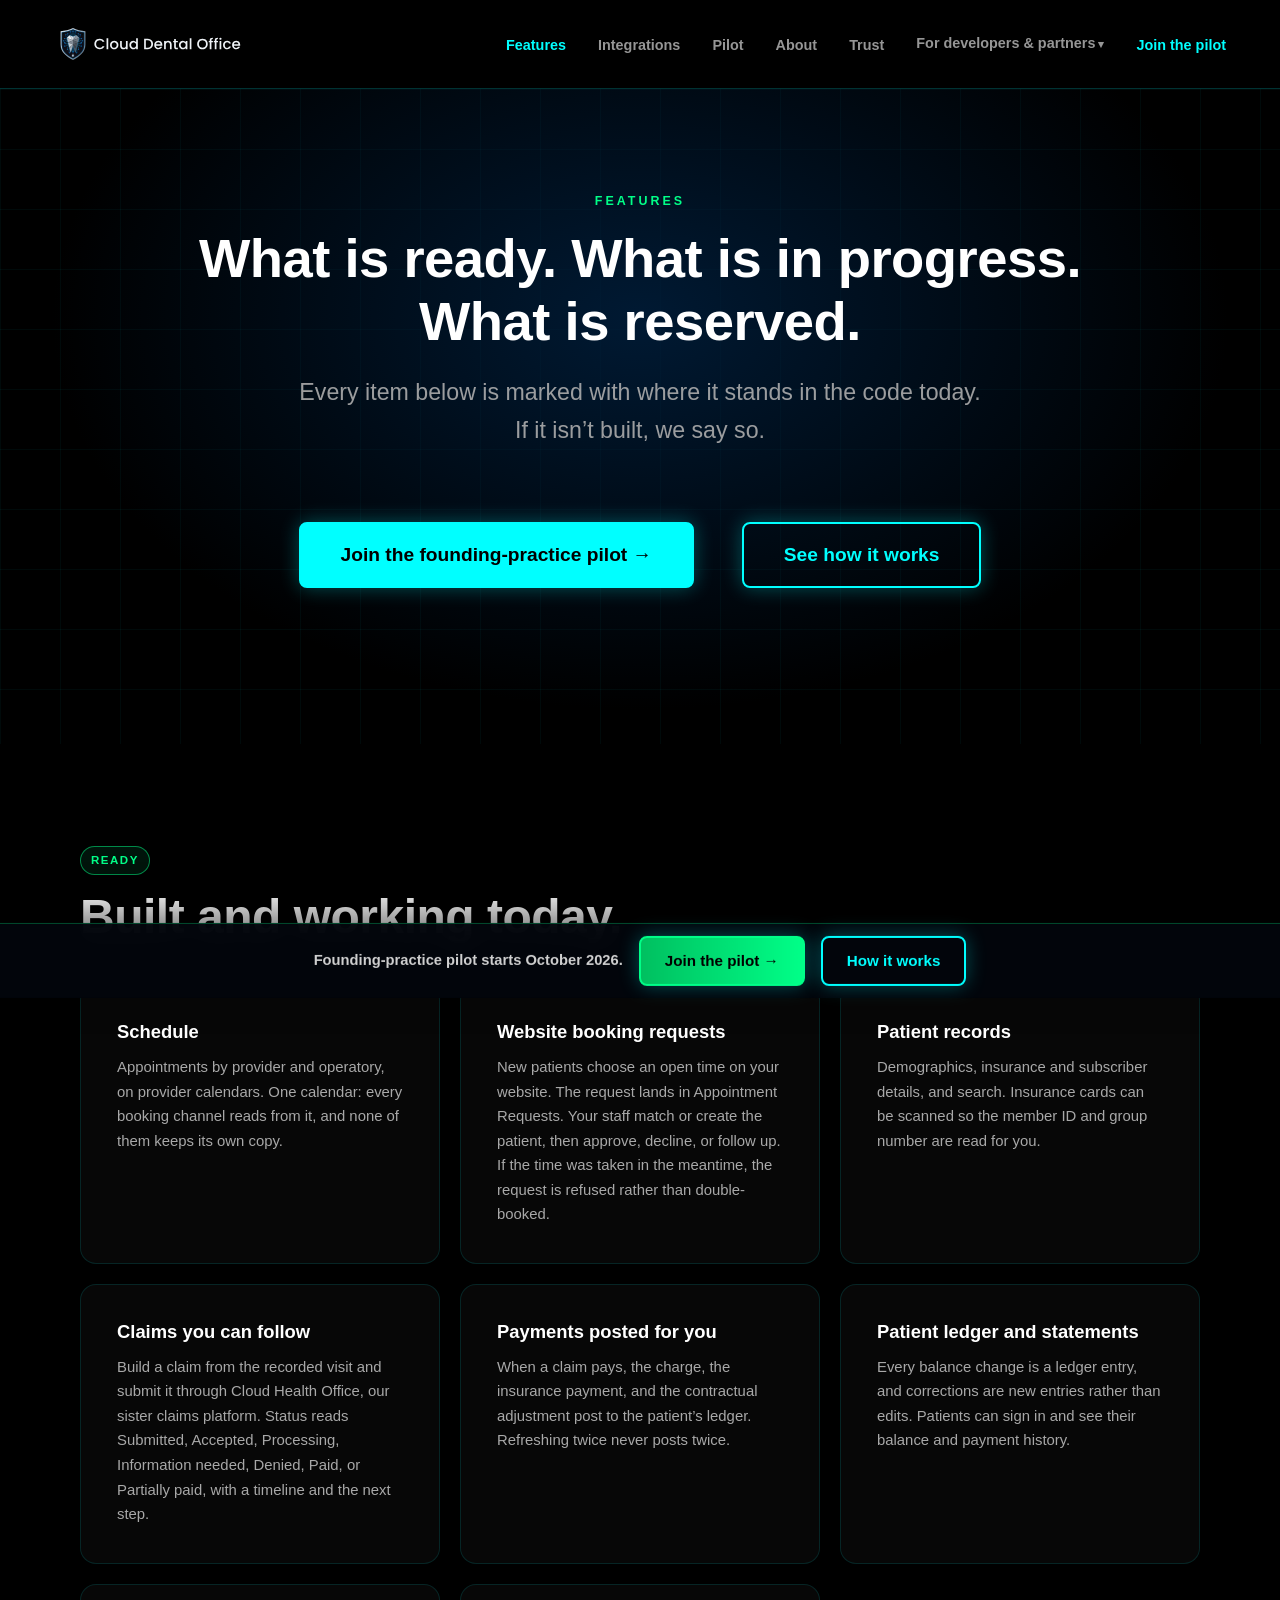
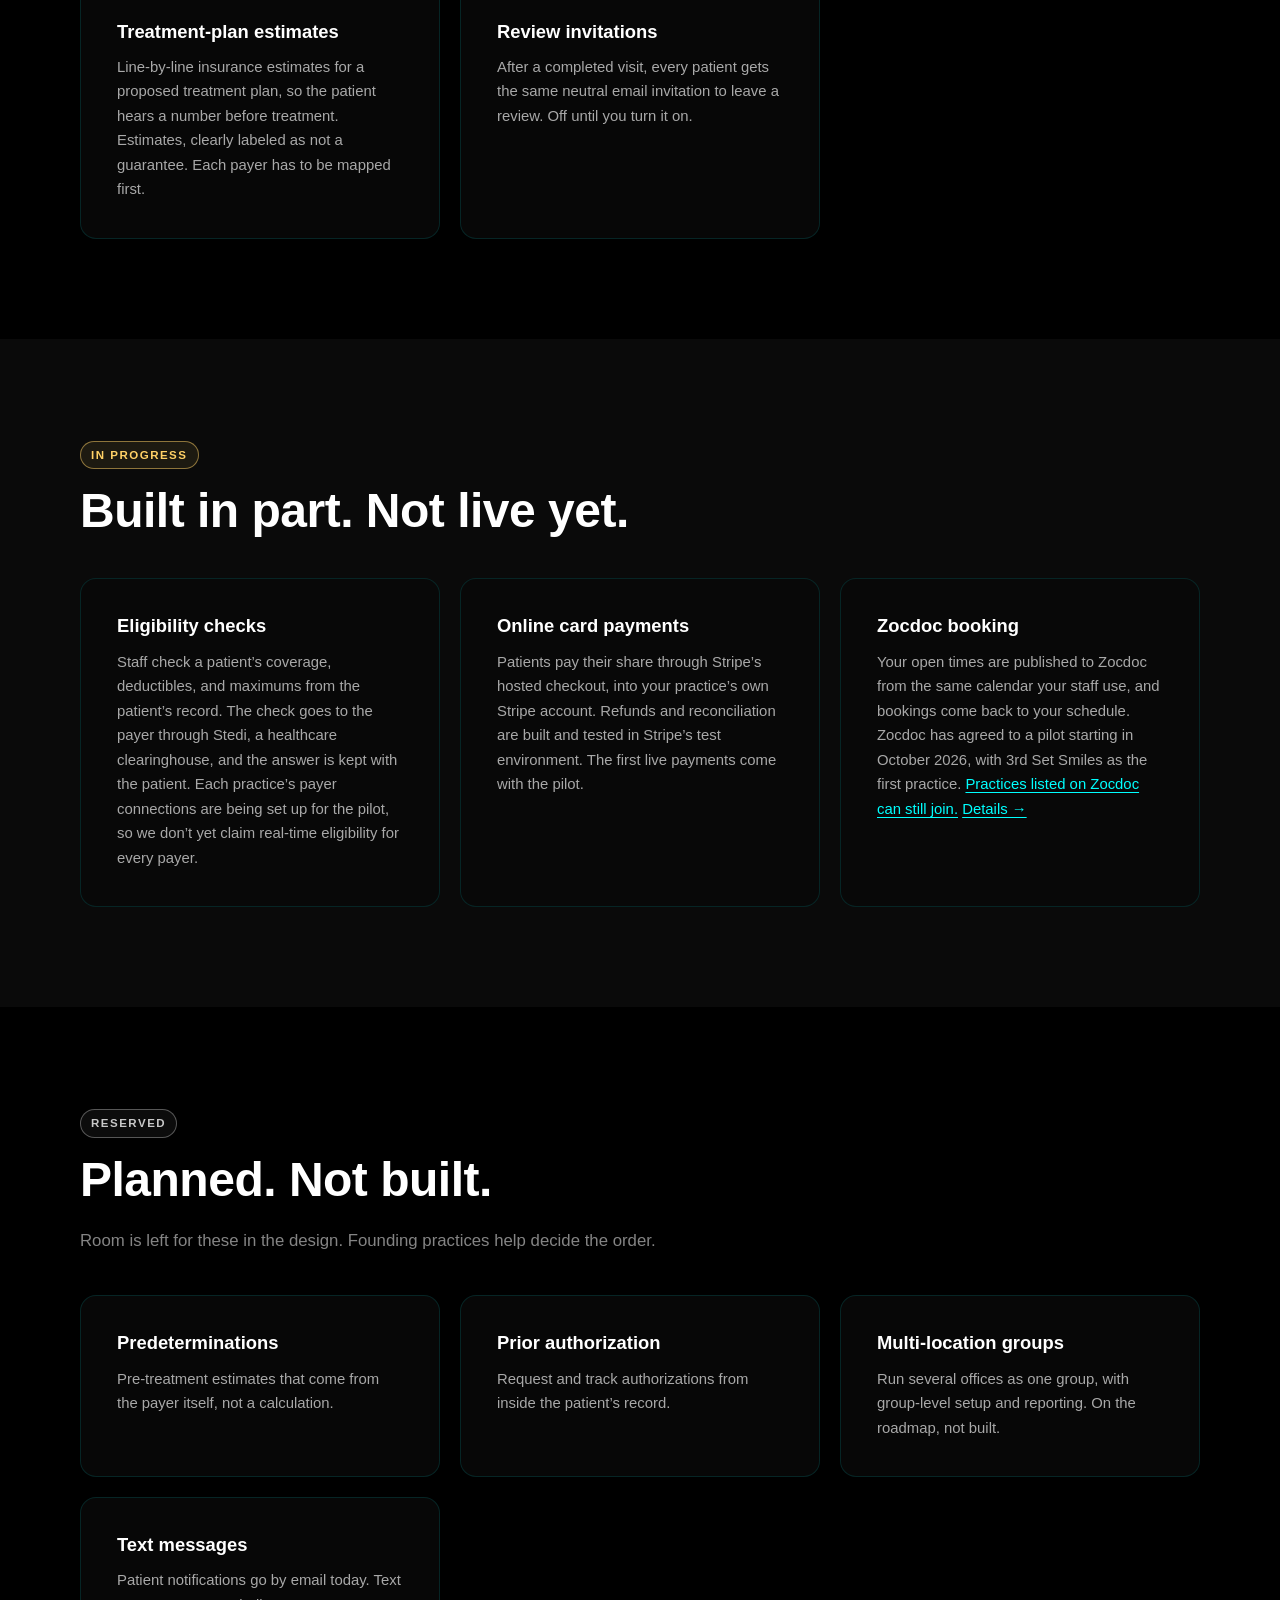
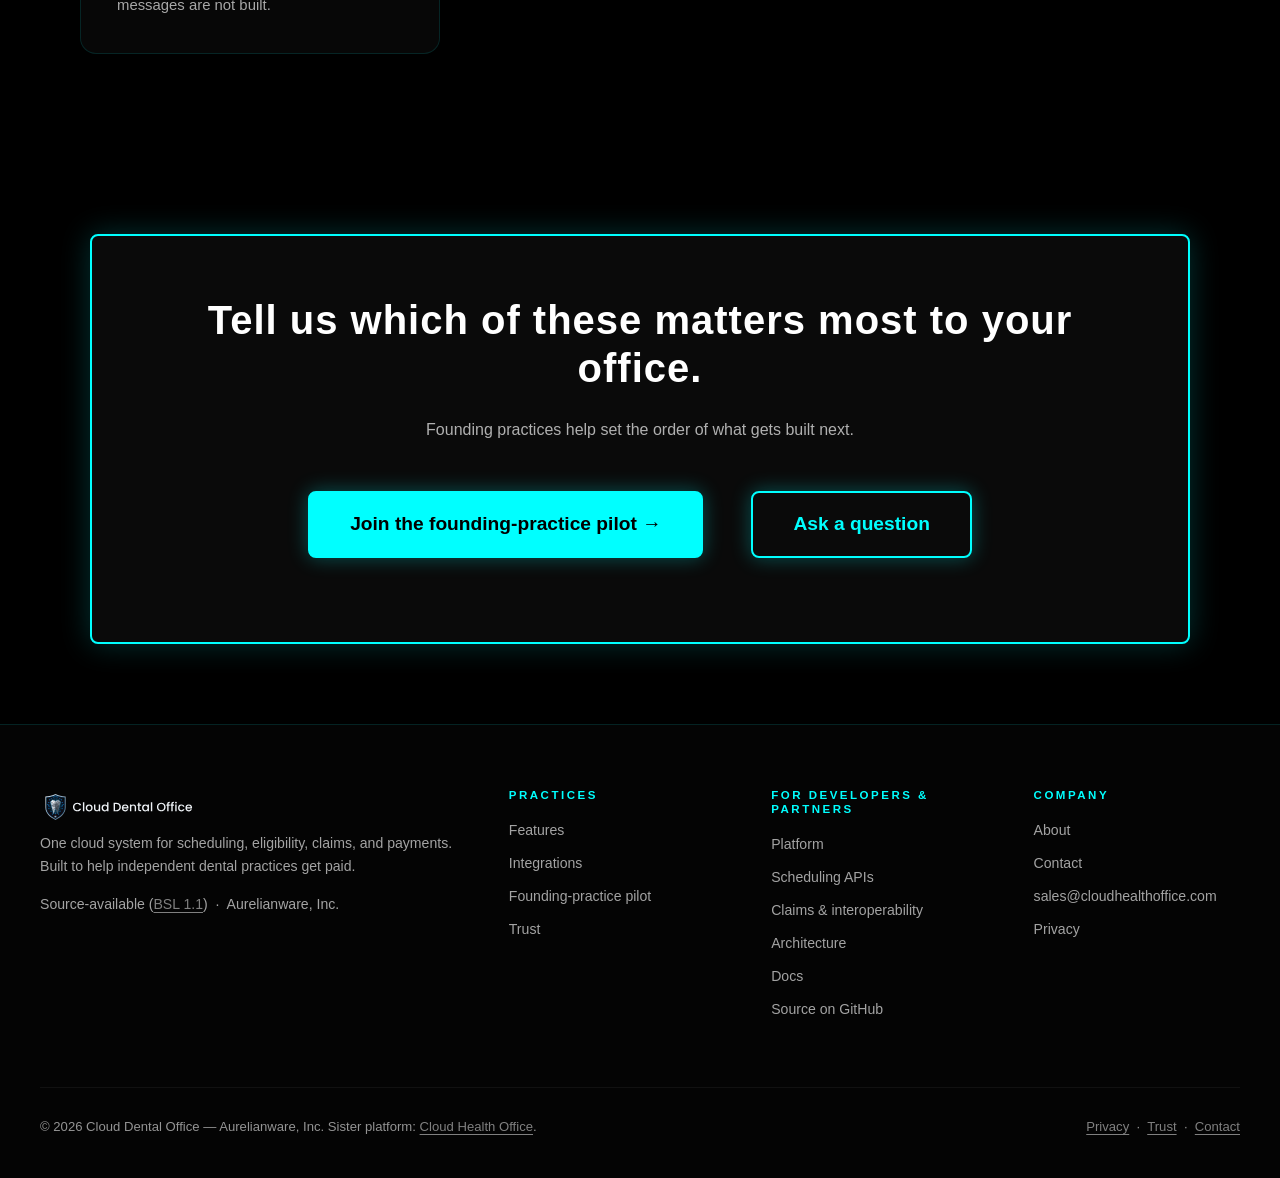
<file: features.html>
<!DOCTYPE html>
<html lang="en">
<head>
  <meta charset="UTF-8" />
  <meta name="viewport" content="width=device-width, initial-scale=1.0" />
  <title>Dental practice management features — Cloud Dental Office</title>
  <meta name="description" content="What Cloud Dental Office does today, what is in progress, and what is planned. Scheduling, website booking, claims, ledger posting, estimates, eligibility, and online payments." />
  <link rel="canonical" href="https://clouddental.io/features" />
  <link rel="icon" href="/favicon.ico" sizes="48x48" />
  <link rel="icon" type="image/svg+xml" href="/favicon.svg" />
  <link rel="apple-touch-icon" href="/apple-touch-icon.png" />
  <link rel="manifest" href="/site.webmanifest" />
  <meta name="theme-color" content="#000000" />
  <meta name="color-scheme" content="dark" />
  <meta property="og:type" content="website" />
  <meta property="og:site_name" content="Cloud Dental Office" />
  <meta property="og:url" content="https://clouddental.io/features" />
  <meta property="og:title" content="Dental practice management features — Cloud Dental Office" />
  <meta property="og:description" content="What Cloud Dental Office does today, what is in progress, and what is planned. Scheduling, website booking, claims, ledger posting, estimates, eligibility, and online payments." />
  <meta property="og:image" content="https://clouddental.io/graphics/og-image.png" />
  <meta property="og:image:width" content="1200" />
  <meta property="og:image:height" content="630" />
  <meta property="og:image:alt" content="Cloud Dental Office" />
  <meta name="twitter:card" content="summary_large_image" />
  <meta name="twitter:title" content="Dental practice management features — Cloud Dental Office" />
  <meta name="twitter:description" content="What Cloud Dental Office does today, what is in progress, and what is planned. Scheduling, website booking, claims, ledger posting, estimates, eligibility, and online payments." />
  <meta name="twitter:image" content="https://clouddental.io/graphics/og-image.png" />
  <script type="application/ld+json">
  {
    "@context": "https://schema.org",
    "@graph": [
      {
        "@type": "Organization",
        "@id": "https://clouddental.io/#organization",
        "name": "Aurelianware, Inc.",
        "url": "https://clouddental.io/",
        "logo": "https://clouddental.io/icon-512.png",
        "email": "sales@cloudhealthoffice.com",
        "founder": {
          "@type": "Person",
          "@id": "https://clouddental.io/about#mark-phillips",
          "name": "Mark Phillips",
          "jobTitle": "Founder",
          "url": "https://clouddental.io/about",
          "sameAs": [
            "https://www.linkedin.com/in/mark-phillips-b607149"
          ]
        },
        "address": {
          "@type": "PostalAddress",
          "streetAddress": "1111B S Governors Ave, STE 42257",
          "addressLocality": "Dover",
          "addressRegion": "DE",
          "addressCountry": "US"
        },
        "sameAs": [
          "https://github.com/aurelianware",
          "https://cloudhealthoffice.com/"
        ]
      },
      {
        "@type": "WebSite",
        "@id": "https://clouddental.io/#website",
        "name": "Cloud Dental Office",
        "alternateName": ["Cloud Dental", "clouddental", "clouddental.io"],
        "url": "https://clouddental.io/",
        "publisher": {
          "@id": "https://clouddental.io/#organization"
        }
      },
      {
        "@type": "SoftwareApplication",
        "@id": "https://clouddental.io/#software",
        "name": "Cloud Dental Office",
        "applicationCategory": "BusinessApplication",
        "applicationSubCategory": "Dental practice management",
        "operatingSystem": "Web browser",
        "url": "https://clouddental.io/",
        "image": "https://clouddental.io/graphics/og-image.png",
        "description": "One cloud system for scheduling, eligibility, claims, and payments that helps independent dental practices get paid faster.",
        "license": "https://github.com/aurelianware/clouddentaloffice/blob/main/LICENSE",
        "publisher": {
          "@id": "https://clouddental.io/#organization"
        },
        "sameAs": [
          "https://github.com/aurelianware/clouddentaloffice"
        ]
      }
    ]
  }
  </script>
  <link rel="stylesheet" href="/css/sentinel.css?v=ce16647e" />
  <link rel="stylesheet" href="/css/conversion.css?v=aafaa3a4" />
  <script src="/js/mobile-nav.js?v=488e7d25" defer></script>
</head>
<body>
  <a href="#main-content" class="skip-to-main">Skip to main content</a>
  <nav aria-label="Main">
    <div class="nav-inner">
      <a href="/" class="nav-logo">
        <picture>
          <source media="(max-width: 329px)" srcset="/graphics/brand/cdo-icon.svg" width="400" height="480" />
          <img src="/graphics/brand/cdo-logo-horizontal-dark-bg.svg" alt="Cloud Dental Office" class="nav-logo-img" width="1278" height="294" />
        </picture>
      </a>
      <div class="nav-right">
        <button class="mobile-menu-toggle" aria-label="Toggle navigation menu" aria-expanded="false" aria-controls="mainNav" id="mobileMenuToggle">&#9776;</button>
        <ul id="mainNav">
          <li><a href="/features" aria-current="page">Features</a></li>
          <li><a href="/integrations">Integrations</a></li>
          <li><a href="/pilot">Pilot</a></li>
          <li><a href="/about">About</a></li>
          <li><a href="/trust">Trust</a></li>
          <li class="nav-group">
            <button type="button" class="nav-group__toggle" aria-expanded="false" aria-controls="devMenu">For developers &amp; partners</button>
            <ul class="nav-group__menu" id="devMenu">
              <li><a href="/platform">Platform</a></li>
              <li><a href="/scheduling">Scheduling APIs</a></li>
              <li><a href="/claims">Claims &amp; interoperability</a></li>
              <li><a href="/architecture">Architecture</a></li>
              <li><a href="/docs">Docs</a></li>
              <li><a href="https://github.com/aurelianware/clouddentaloffice" target="_blank" rel="noopener noreferrer">Source on GitHub</a></li>
            </ul>
          </li>
          <li><a href="/contact" class="nav-cta">Join the pilot</a></li>
        </ul>
      </div>
    </div>
  </nav>
  <main id="main-content">

    <header class="hero-section hero-section--page" aria-labelledby="page-heading">
      <div class="hero-circuit-bg" aria-hidden="true"></div>
      <div class="hero-radial" aria-hidden="true"></div>
      <div class="hero-content">
        <span class="section-eyebrow">Features</span>
        <h1 id="page-heading" class="section-title page-title">What is ready. What is in progress. What is reserved.</h1>
        <p class="hero-subheadline">Every item below is marked with where it stands in the code today. If it isn&rsquo;t built, we say so.</p>
        <div class="hero-cta">
          <a href="/pilot" class="button">Join the founding-practice pilot &rarr;</a>
          <a href="/#how-it-works" class="button button-secondary">See how it works</a>
        </div>
      </div>
    </header>

    <section id="ready" aria-labelledby="ready-heading">
      <div class="section-wrapper">
        <div class="section-header section-header--left">
          <span class="status status--ready">Ready</span>
          <h2 id="ready-heading" class="section-title">Built and working today.</h2>
        </div>
        <div class="feature-grid">
          <div class="feature-card"><h3>Schedule</h3><p>Appointments by provider and operatory, on provider calendars. One calendar: every booking channel reads from it, and none of them keeps its own copy.</p></div>
          <div class="feature-card"><h3>Website booking requests</h3><p>New patients choose an open time on your website. The request lands in Appointment Requests. Your staff match or create the patient, then approve, decline, or follow up. If the time was taken in the meantime, the request is refused rather than double-booked.</p></div>
          <div class="feature-card"><h3>Patient records</h3><p>Demographics, insurance and subscriber details, and search. Insurance cards can be scanned so the member ID and group number are read for you.</p></div>
          <div class="feature-card"><h3>Claims you can follow</h3><p>Build a claim from the recorded visit and submit it through Cloud Health Office, our sister claims platform. Status reads Submitted, Accepted, Processing, Information needed, Denied, Paid, or Partially paid, with a timeline and the next step.</p></div>
          <div class="feature-card"><h3>Payments posted for you</h3><p>When a claim pays, the charge, the insurance payment, and the contractual adjustment post to the patient&rsquo;s ledger. Refreshing twice never posts twice.</p></div>
          <div class="feature-card"><h3>Patient ledger and statements</h3><p>Every balance change is a ledger entry, and corrections are new entries rather than edits. Patients can sign in and see their balance and payment history.</p></div>
          <div class="feature-card"><h3>Treatment-plan estimates</h3><p>Line-by-line insurance estimates for a proposed treatment plan, so the patient hears a number before treatment. Estimates, clearly labeled as not a guarantee. Each payer has to be mapped first.</p></div>
          <div class="feature-card"><h3>Review invitations</h3><p>After a completed visit, every patient gets the same neutral email invitation to leave a review. Off until you turn it on.</p></div>
        </div>
      </div>
    </section>

    <section id="in-progress" aria-labelledby="progress-heading" class="band band--dark">
      <div class="section-wrapper">
        <div class="section-header section-header--left">
          <span class="status status--progress">In progress</span>
          <h2 id="progress-heading" class="section-title">Built in part. Not live yet.</h2>
        </div>
        <div class="feature-grid">
          <div class="feature-card"><h3>Eligibility checks</h3><p>Staff check a patient&rsquo;s coverage, deductibles, and maximums from the patient&rsquo;s record. The check goes to the payer through Stedi, a healthcare clearinghouse, and the answer is kept with the patient. Each practice&rsquo;s payer connections are being set up for the pilot, so we don&rsquo;t yet claim real-time eligibility for every payer.</p></div>
          <div class="feature-card"><h3>Online card payments</h3><p>Patients pay their share through Stripe&rsquo;s hosted checkout, into your practice&rsquo;s own Stripe account. Refunds and reconciliation are built and tested in Stripe&rsquo;s test environment. The first live payments come with the pilot.</p></div>
          <div class="feature-card"><h3>Zocdoc booking</h3><p>Your open times are published to Zocdoc from the same calendar your staff use, and bookings come back to your schedule. Zocdoc has agreed to a pilot starting in October 2026, with 3rd Set Smiles as the first practice. <a href="/pilot#zocdoc">Practices listed on Zocdoc can still join.</a> <a href="/integrations#zocdoc">Details &rarr;</a></p></div>
        </div>
      </div>
    </section>

    <section id="reserved" aria-labelledby="reserved-heading">
      <div class="section-wrapper">
        <div class="section-header section-header--left">
          <span class="status status--reserved">Reserved</span>
          <h2 id="reserved-heading" class="section-title">Planned. Not built.</h2>
          <p class="section-subtitle section-subtitle--left">Room is left for these in the design. Founding practices help decide the order.</p>
        </div>
        <div class="feature-grid">
          <div class="feature-card"><h3>Predeterminations</h3><p>Pre-treatment estimates that come from the payer itself, not a calculation.</p></div>
          <div class="feature-card"><h3>Prior authorization</h3><p>Request and track authorizations from inside the patient&rsquo;s record.</p></div>
          <div class="feature-card"><h3>Multi-location groups</h3><p>Run several offices as one group, with group-level setup and reporting. On the roadmap, not built.</p></div>
          <div class="feature-card"><h3>Text messages</h3><p>Patient notifications go by email today. Text messages are not built.</p></div>
        </div>
      </div>
    </section>

    <section class="cta-section" aria-labelledby="features-cta">
      <h2 id="features-cta">Tell us which of these matters most to your office.</h2>
      <p>Founding practices help set the order of what gets built next.</p>
      <div class="hero-cta">
        <a href="/pilot" class="button">Join the founding-practice pilot &rarr;</a>
        <a href="/contact" class="button button-secondary">Ask a question</a>
      </div>
    </section>

  </main>
  <div id="stickyCta" class="sticky-cta" role="region" aria-label="Founding-practice pilot">
    <p class="sticky-cta__text">Founding-practice pilot starts October 2026.</p>
    <a href="/pilot" class="button sticky-cta__primary">Join the pilot &rarr;</a>
    <a href="/#how-it-works" class="button sticky-cta__secondary">How it works</a>
  </div>
  <footer class="site-footer">
    <div class="footer-inner">
      <div class="footer-grid">
        <div class="footer-brand">
          <a href="/" class="footer-logo"><img src="/graphics/brand/cdo-logo-horizontal-dark-bg.svg" alt="Cloud Dental Office" width="1278" height="294" /></a>
          <p>One cloud system for scheduling, eligibility, claims, and payments. Built to help independent dental practices get paid.</p>
          <p>Source-available (<a href="/trust#license">BSL 1.1</a>) &nbsp;&middot;&nbsp; Aurelianware, Inc.</p>
        </div>
        <div class="footer-col">
          <h2 class="footer-heading">Practices</h2>
          <ul>
            <li><a href="/features">Features</a></li>
            <li><a href="/integrations">Integrations</a></li>
            <li><a href="/pilot">Founding-practice pilot</a></li>
            <li><a href="/trust">Trust</a></li>
          </ul>
        </div>
        <div class="footer-col">
          <h2 class="footer-heading">For developers &amp; partners</h2>
          <ul>
            <li><a href="/platform">Platform</a></li>
            <li><a href="/scheduling">Scheduling APIs</a></li>
            <li><a href="/claims">Claims &amp; interoperability</a></li>
            <li><a href="/architecture">Architecture</a></li>
            <li><a href="/docs">Docs</a></li>
            <li><a href="https://github.com/aurelianware/clouddentaloffice" target="_blank" rel="noopener noreferrer">Source on GitHub</a></li>
          </ul>
        </div>
        <div class="footer-col">
          <h2 class="footer-heading">Company</h2>
          <ul>
            <li><a href="/about">About</a></li>
            <li><a href="/contact">Contact</a></li>
            <li><a href="mailto:sales@cloudhealthoffice.com">sales@cloudhealthoffice.com</a></li>
            <li><a href="/privacy">Privacy</a></li>
          </ul>
        </div>
      </div>
      <div class="footer-bottom">
        <p>&copy; 2026 Cloud Dental Office — Aurelianware, Inc. Sister platform: <a href="https://cloudhealthoffice.com" target="_blank" rel="noopener noreferrer">Cloud Health Office</a>.</p>
        <p><a href="/privacy">Privacy</a> &nbsp;&middot;&nbsp; <a href="/trust">Trust</a> &nbsp;&middot;&nbsp; <a href="/contact">Contact</a></p>
      </div>
    </div>
  </footer>
  <script src="/js/site.js?v=be3b5d1f" defer></script>
</body>
</html>
</file>
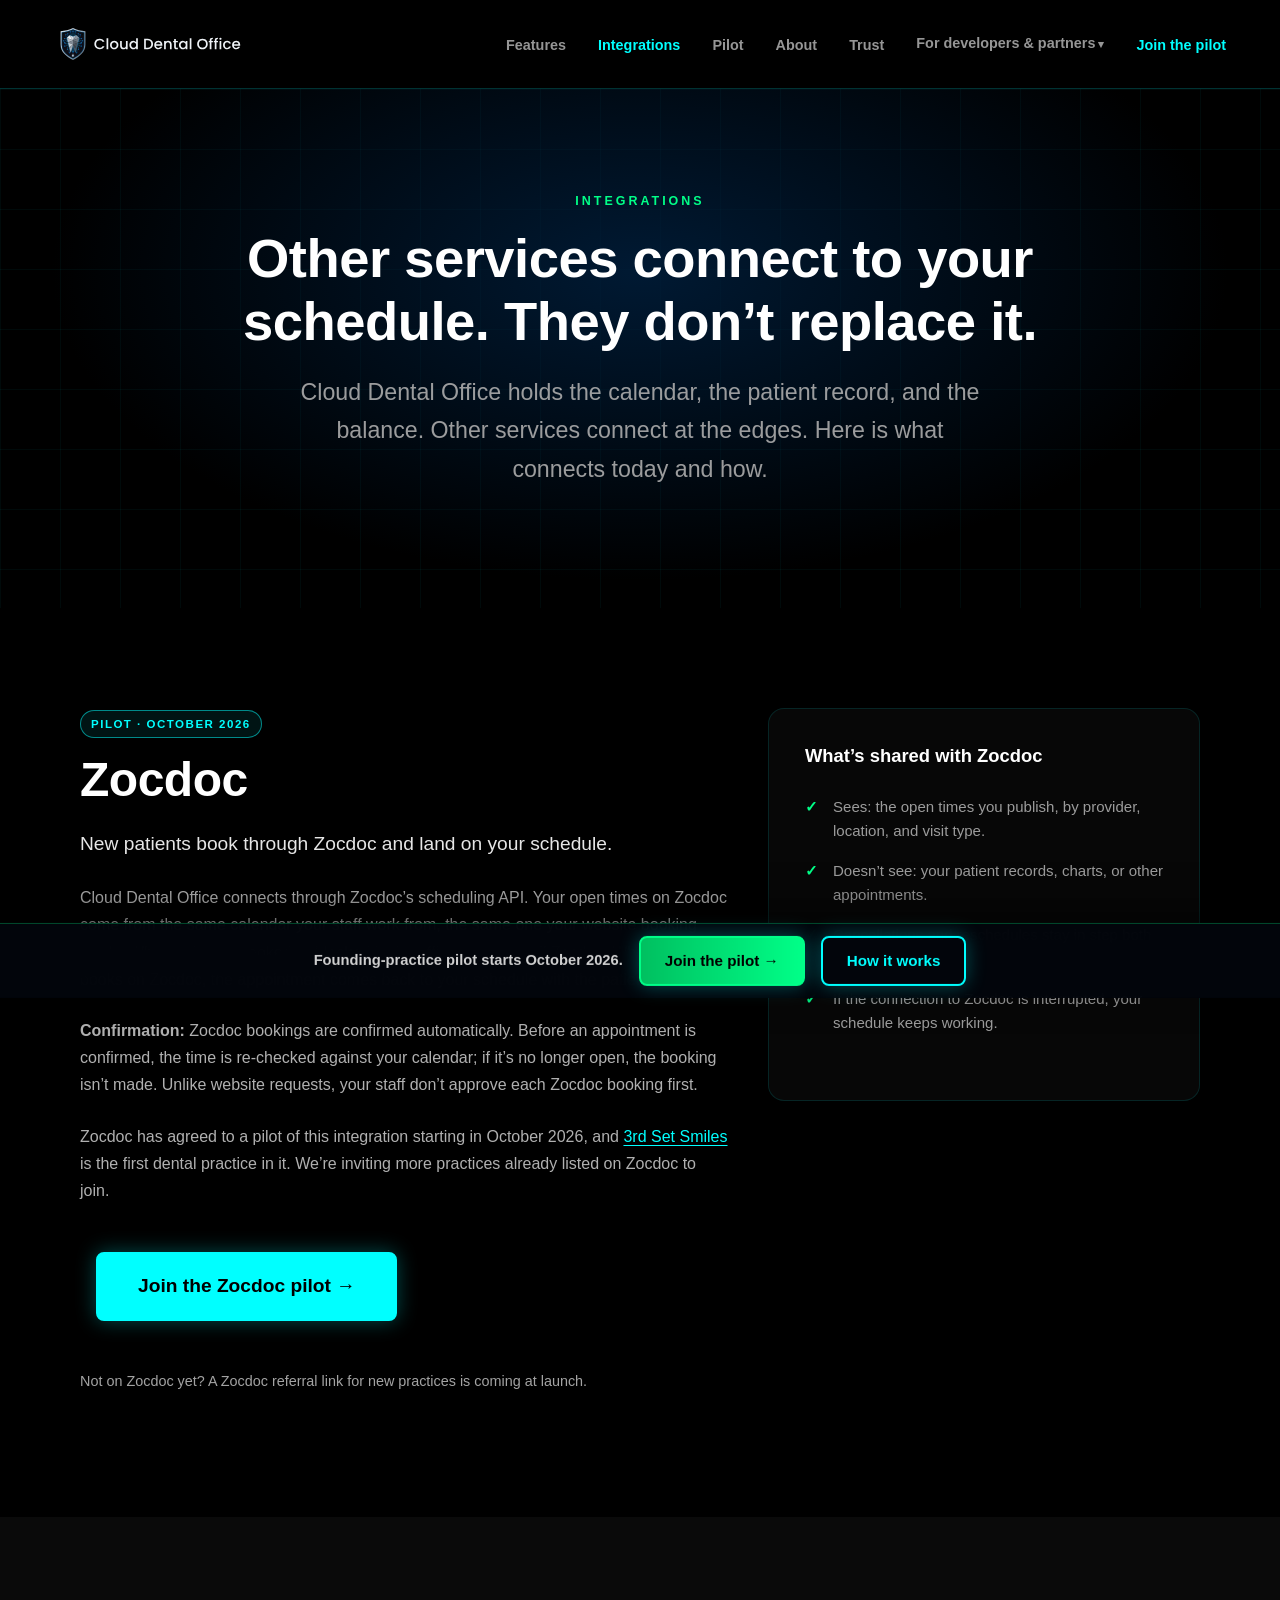
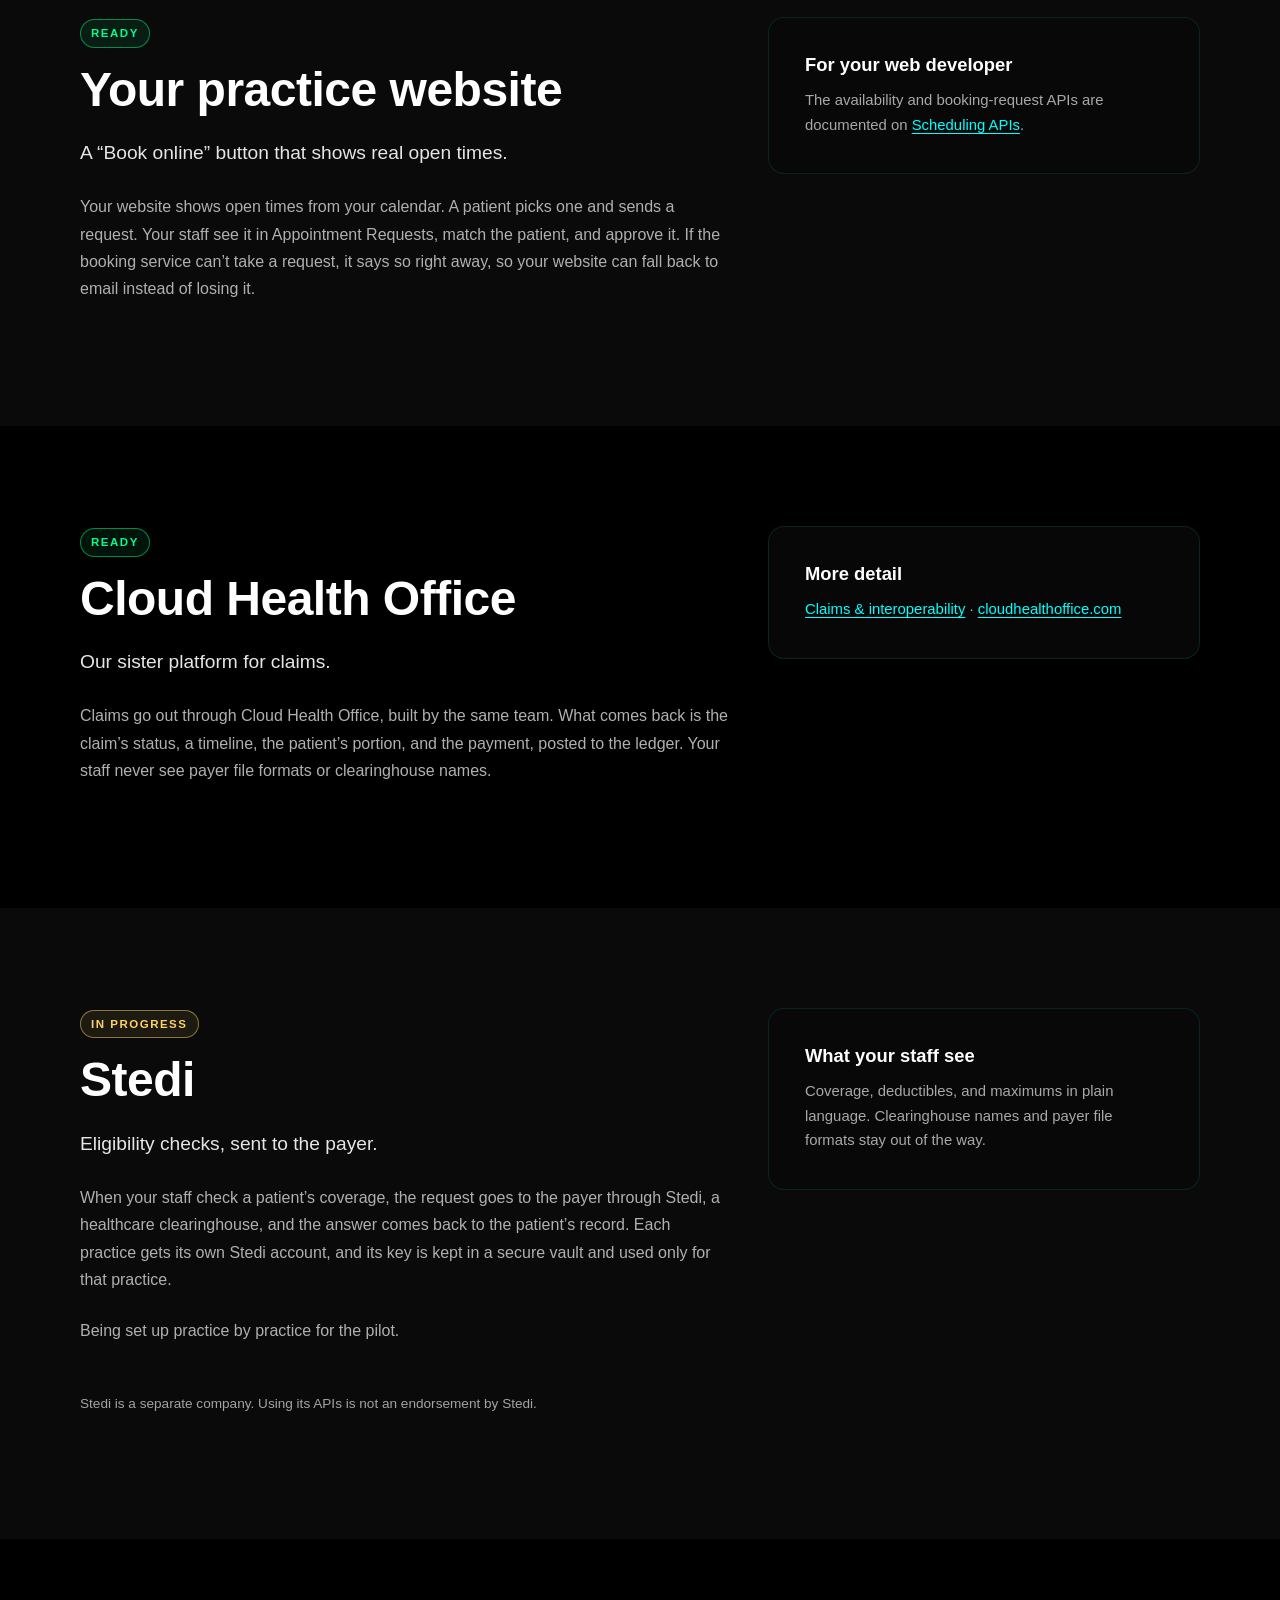
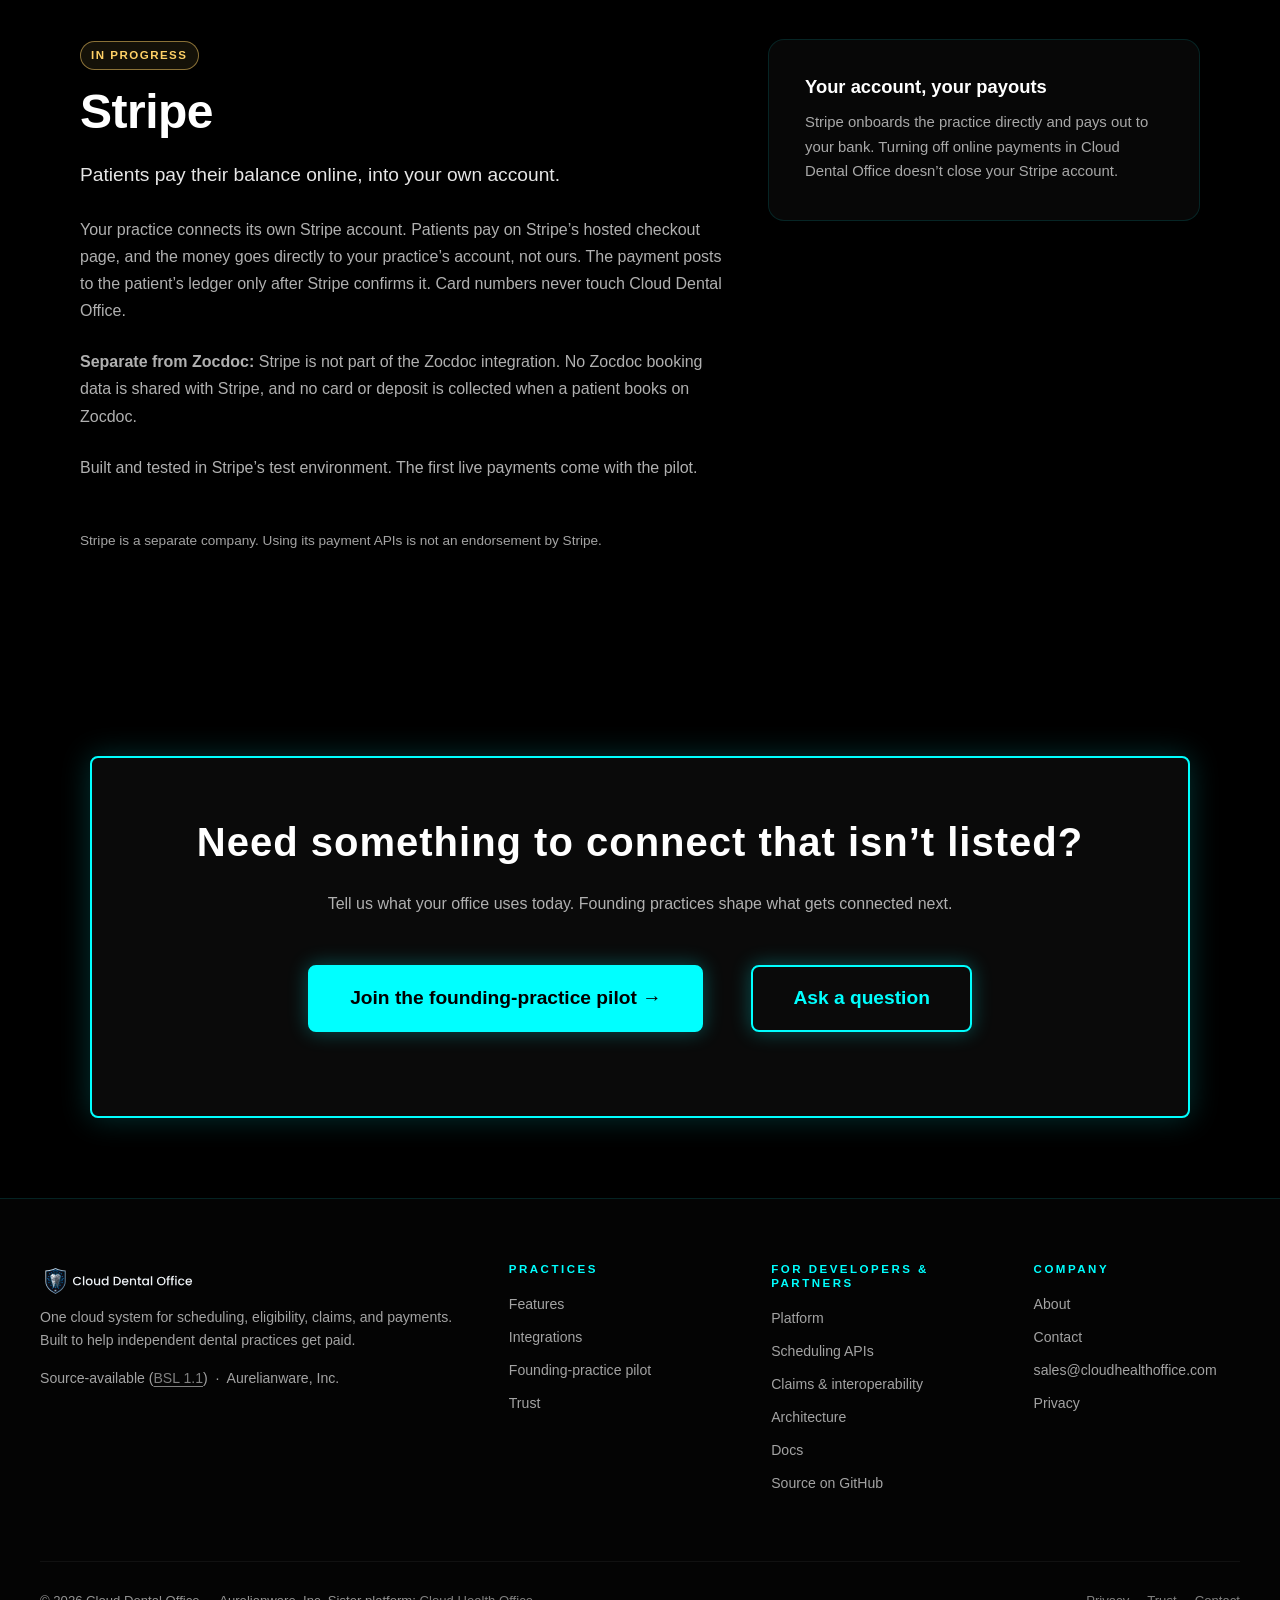
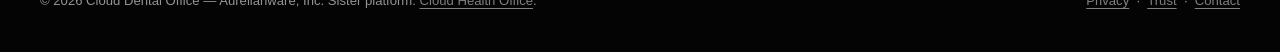
<file: integrations.html>
<!DOCTYPE html>
<html lang="en">
<head>
  <meta charset="UTF-8" />
  <meta name="viewport" content="width=device-width, initial-scale=1.0" />
  <title>Zocdoc, Stedi, and Stripe integrations — Cloud Dental Office</title>
  <meta name="description" content="How Zocdoc, your practice website, and Cloud Health Office connect to the Cloud Dental Office schedule, how Stripe handles payments, and what each one can see. The Zocdoc booking pilot starts October 2026." />
  <link rel="canonical" href="https://clouddental.io/integrations" />
  <link rel="icon" href="/favicon.ico" sizes="48x48" />
  <link rel="icon" type="image/svg+xml" href="/favicon.svg" />
  <link rel="apple-touch-icon" href="/apple-touch-icon.png" />
  <link rel="manifest" href="/site.webmanifest" />
  <meta name="theme-color" content="#000000" />
  <meta name="color-scheme" content="dark" />
  <meta property="og:type" content="website" />
  <meta property="og:site_name" content="Cloud Dental Office" />
  <meta property="og:url" content="https://clouddental.io/integrations" />
  <meta property="og:title" content="Zocdoc, Stedi, and Stripe integrations — Cloud Dental Office" />
  <meta property="og:description" content="How Zocdoc, your practice website, and Cloud Health Office connect to the Cloud Dental Office schedule, how Stripe handles payments, and what each one can see. The Zocdoc booking pilot starts October 2026." />
  <meta property="og:image" content="https://clouddental.io/graphics/og-image.png" />
  <meta property="og:image:width" content="1200" />
  <meta property="og:image:height" content="630" />
  <meta property="og:image:alt" content="Cloud Dental Office" />
  <meta name="twitter:card" content="summary_large_image" />
  <meta name="twitter:title" content="Zocdoc, Stedi, and Stripe integrations — Cloud Dental Office" />
  <meta name="twitter:description" content="How Zocdoc, your practice website, and Cloud Health Office connect to the Cloud Dental Office schedule, how Stripe handles payments, and what each one can see. The Zocdoc booking pilot starts October 2026." />
  <meta name="twitter:image" content="https://clouddental.io/graphics/og-image.png" />
  <script type="application/ld+json">
  {
    "@context": "https://schema.org",
    "@graph": [
      {
        "@type": "Organization",
        "@id": "https://clouddental.io/#organization",
        "name": "Aurelianware, Inc.",
        "url": "https://clouddental.io/",
        "logo": "https://clouddental.io/icon-512.png",
        "email": "sales@cloudhealthoffice.com",
        "founder": {
          "@type": "Person",
          "@id": "https://clouddental.io/about#mark-phillips",
          "name": "Mark Phillips",
          "jobTitle": "Founder",
          "url": "https://clouddental.io/about",
          "sameAs": [
            "https://www.linkedin.com/in/mark-phillips-b607149"
          ]
        },
        "address": {
          "@type": "PostalAddress",
          "streetAddress": "1111B S Governors Ave, STE 42257",
          "addressLocality": "Dover",
          "addressRegion": "DE",
          "addressCountry": "US"
        },
        "sameAs": [
          "https://github.com/aurelianware",
          "https://cloudhealthoffice.com/"
        ]
      },
      {
        "@type": "WebSite",
        "@id": "https://clouddental.io/#website",
        "name": "Cloud Dental Office",
        "alternateName": ["Cloud Dental", "clouddental", "clouddental.io"],
        "url": "https://clouddental.io/",
        "publisher": {
          "@id": "https://clouddental.io/#organization"
        }
      },
      {
        "@type": "SoftwareApplication",
        "@id": "https://clouddental.io/#software",
        "name": "Cloud Dental Office",
        "applicationCategory": "BusinessApplication",
        "applicationSubCategory": "Dental practice management",
        "operatingSystem": "Web browser",
        "url": "https://clouddental.io/",
        "image": "https://clouddental.io/graphics/og-image.png",
        "description": "One cloud system for scheduling, eligibility, claims, and payments that helps independent dental practices get paid faster.",
        "license": "https://github.com/aurelianware/clouddentaloffice/blob/main/LICENSE",
        "publisher": {
          "@id": "https://clouddental.io/#organization"
        },
        "sameAs": [
          "https://github.com/aurelianware/clouddentaloffice"
        ]
      }
    ]
  }
  </script>
  <link rel="stylesheet" href="/css/sentinel.css?v=ce16647e" />
  <link rel="stylesheet" href="/css/conversion.css?v=aafaa3a4" />
  <script src="/js/mobile-nav.js?v=488e7d25" defer></script>
</head>
<body>
  <a href="#main-content" class="skip-to-main">Skip to main content</a>
  <nav aria-label="Main">
    <div class="nav-inner">
      <a href="/" class="nav-logo">
        <picture>
          <source media="(max-width: 329px)" srcset="/graphics/brand/cdo-icon.svg" width="400" height="480" />
          <img src="/graphics/brand/cdo-logo-horizontal-dark-bg.svg" alt="Cloud Dental Office" class="nav-logo-img" width="1278" height="294" />
        </picture>
      </a>
      <div class="nav-right">
        <button class="mobile-menu-toggle" aria-label="Toggle navigation menu" aria-expanded="false" aria-controls="mainNav" id="mobileMenuToggle">&#9776;</button>
        <ul id="mainNav">
          <li><a href="/features">Features</a></li>
          <li><a href="/integrations" aria-current="page">Integrations</a></li>
          <li><a href="/pilot">Pilot</a></li>
          <li><a href="/about">About</a></li>
          <li><a href="/trust">Trust</a></li>
          <li class="nav-group">
            <button type="button" class="nav-group__toggle" aria-expanded="false" aria-controls="devMenu">For developers &amp; partners</button>
            <ul class="nav-group__menu" id="devMenu">
              <li><a href="/platform">Platform</a></li>
              <li><a href="/scheduling">Scheduling APIs</a></li>
              <li><a href="/claims">Claims &amp; interoperability</a></li>
              <li><a href="/architecture">Architecture</a></li>
              <li><a href="/docs">Docs</a></li>
              <li><a href="https://github.com/aurelianware/clouddentaloffice" target="_blank" rel="noopener noreferrer">Source on GitHub</a></li>
            </ul>
          </li>
          <li><a href="/contact" class="nav-cta">Join the pilot</a></li>
        </ul>
      </div>
    </div>
  </nav>
  <main id="main-content">

    <header class="hero-section hero-section--page" aria-labelledby="page-heading">
      <div class="hero-circuit-bg" aria-hidden="true"></div>
      <div class="hero-radial" aria-hidden="true"></div>
      <div class="hero-content">
        <span class="section-eyebrow">Integrations</span>
        <h1 id="page-heading" class="section-title page-title">Other services connect to your schedule. They don&rsquo;t replace it.</h1>
        <p class="hero-subheadline">Cloud Dental Office holds the calendar, the patient record, and the balance. Other services connect at the edges. Here is what connects today and how.</p>
      </div>
    </header>

    <section id="zocdoc" aria-labelledby="zocdoc-heading">
      <div class="section-wrapper">
        <div class="integration">
          <div>
            <!-- TODO: approved partner logo -->
            <span class="status status--pilot">Pilot &middot; October 2026</span>
            <h2 id="zocdoc-heading" class="section-title">Zocdoc</h2>
            <p class="lede">New patients book through Zocdoc and land on your schedule.</p>
            <p>Cloud Dental Office connects through Zocdoc&rsquo;s scheduling API. Your open times on Zocdoc come from the same calendar your staff work from, the same one your website booking reads. When a time is booked or blocked in the office, it comes off Zocdoc. When a patient books on Zocdoc, the appointment comes back to your schedule with the patient attached.</p>
            <p><strong>Confirmation:</strong> Zocdoc bookings are confirmed automatically. Before an appointment is confirmed, the time is re-checked against your calendar; if it&rsquo;s no longer open, the booking isn&rsquo;t made. Unlike website requests, your staff don&rsquo;t approve each Zocdoc booking first.</p>
            <p>Zocdoc has agreed to a pilot of this integration starting in October 2026, and <a href="/pilot">3rd Set Smiles</a> is the first dental practice in it. We&rsquo;re inviting more practices already listed on Zocdoc to join.</p>
            <p><a href="/contact?interest=zocdoc" class="button">Join the Zocdoc pilot &rarr;</a></p>
            <p class="zocdoc-referral" data-zocdoc-referral>Not on Zocdoc yet? A Zocdoc referral link for new practices is coming at launch.</p>
          </div>
          <div class="feature-card">
            <h3>What&rsquo;s shared with Zocdoc</h3>
            <ul class="benefit-list">
              <li>Sees: the open times you publish, by provider, location, and visit type.</li>
              <li>Doesn&rsquo;t see: your patient records, charts, or other appointments.</li>
              <li>Cancellations and reschedules stay in step both ways.</li>
              <li>If the connection to Zocdoc is interrupted, your schedule keeps working.</li>
            </ul>
          </div>
        </div>
      </div>
    </section>

    <section id="website" aria-labelledby="website-heading" class="band band--dark">
      <div class="section-wrapper">
        <div class="integration">
          <div>
            <span class="status status--ready">Ready</span>
            <h2 id="website-heading" class="section-title">Your practice website</h2>
            <p class="lede">A &ldquo;Book online&rdquo; button that shows real open times.</p>
            <p>Your website shows open times from your calendar. A patient picks one and sends a request. Your staff see it in Appointment Requests, match the patient, and approve it. If the booking service can&rsquo;t take a request, it says so right away, so your website can fall back to email instead of losing it.</p>
          </div>
          <div class="feature-card">
            <h3>For your web developer</h3>
            <p>The availability and booking-request APIs are documented on <a href="/scheduling">Scheduling APIs</a>.</p>
          </div>
        </div>
      </div>
    </section>

    <section id="claims" aria-labelledby="cho-heading">
      <div class="section-wrapper">
        <div class="integration">
          <div>
            <span class="status status--ready">Ready</span>
            <h2 id="cho-heading" class="section-title">Cloud Health Office</h2>
            <p class="lede">Our sister platform for claims.</p>
            <p>Claims go out through Cloud Health Office, built by the same team. What comes back is the claim&rsquo;s status, a timeline, the patient&rsquo;s portion, and the payment, posted to the ledger. Your staff never see payer file formats or clearinghouse names.</p>
          </div>
          <div class="feature-card">
            <h3>More detail</h3>
            <p><a href="/claims">Claims &amp; interoperability</a> &middot; <a href="https://cloudhealthoffice.com" target="_blank" rel="noopener noreferrer">cloudhealthoffice.com</a></p>
          </div>
        </div>
      </div>
    </section>

    <section id="stedi" aria-labelledby="stedi-heading" class="band band--dark">
      <div class="section-wrapper">
        <div class="integration">
          <div>
            <!-- TODO: approved partner logo -->
            <span class="status status--progress">In progress</span>
            <h2 id="stedi-heading" class="section-title">Stedi</h2>
            <p class="lede">Eligibility checks, sent to the payer.</p>
            <p>When your staff check a patient&rsquo;s coverage, the request goes to the payer through Stedi, a healthcare clearinghouse, and the answer comes back to the patient&rsquo;s record. Each practice gets its own Stedi account, and its key is kept in a secure vault and used only for that practice.</p>
            <p>Being set up practice by practice for the pilot.</p>
          </div>
          <div class="feature-card">
            <h3>What your staff see</h3>
            <p>Coverage, deductibles, and maximums in plain language. Clearinghouse names and payer file formats stay out of the way.</p>
          </div>
        </div>
        <p class="fine-print">Stedi is a separate company. Using its APIs is not an endorsement by Stedi.</p>
      </div>
    </section>

    <section id="payments" aria-labelledby="stripe-heading">
      <div class="section-wrapper">
        <div class="integration">
          <div>
            <!-- TODO: approved partner logo -->
            <span class="status status--progress">In progress</span>
            <h2 id="stripe-heading" class="section-title">Stripe</h2>
            <p class="lede">Patients pay their balance online, into your own account.</p>
            <p>Your practice connects its own Stripe account. Patients pay on Stripe&rsquo;s hosted checkout page, and the money goes directly to your practice&rsquo;s account, not ours. The payment posts to the patient&rsquo;s ledger only after Stripe confirms it. Card numbers never touch Cloud Dental Office.</p>
            <p><strong>Separate from Zocdoc:</strong> Stripe is not part of the Zocdoc integration. No Zocdoc booking data is shared with Stripe, and no card or deposit is collected when a patient books on Zocdoc.</p>
            <p>Built and tested in Stripe&rsquo;s test environment. The first live payments come with the pilot.</p>
          </div>
          <div class="feature-card">
            <h3>Your account, your payouts</h3>
            <p>Stripe onboards the practice directly and pays out to your bank. Turning off online payments in Cloud Dental Office doesn&rsquo;t close your Stripe account.</p>
          </div>
        </div>
        <p class="fine-print">Stripe is a separate company. Using its payment APIs is not an endorsement by Stripe.</p>
      </div>
    </section>

    <section class="cta-section" aria-labelledby="int-cta">
      <h2 id="int-cta">Need something to connect that isn&rsquo;t listed?</h2>
      <p>Tell us what your office uses today. Founding practices shape what gets connected next.</p>
      <div class="hero-cta">
        <a href="/pilot" class="button">Join the founding-practice pilot &rarr;</a>
        <a href="/contact" class="button button-secondary">Ask a question</a>
      </div>
    </section>

  </main>
  <div id="stickyCta" class="sticky-cta" role="region" aria-label="Founding-practice pilot">
    <p class="sticky-cta__text">Founding-practice pilot starts October 2026.</p>
    <a href="/pilot" class="button sticky-cta__primary">Join the pilot &rarr;</a>
    <a href="/#how-it-works" class="button sticky-cta__secondary">How it works</a>
  </div>
  <footer class="site-footer">
    <div class="footer-inner">
      <div class="footer-grid">
        <div class="footer-brand">
          <a href="/" class="footer-logo"><img src="/graphics/brand/cdo-logo-horizontal-dark-bg.svg" alt="Cloud Dental Office" width="1278" height="294" /></a>
          <p>One cloud system for scheduling, eligibility, claims, and payments. Built to help independent dental practices get paid.</p>
          <p>Source-available (<a href="/trust#license">BSL 1.1</a>) &nbsp;&middot;&nbsp; Aurelianware, Inc.</p>
        </div>
        <div class="footer-col">
          <h2 class="footer-heading">Practices</h2>
          <ul>
            <li><a href="/features">Features</a></li>
            <li><a href="/integrations">Integrations</a></li>
            <li><a href="/pilot">Founding-practice pilot</a></li>
            <li><a href="/trust">Trust</a></li>
          </ul>
        </div>
        <div class="footer-col">
          <h2 class="footer-heading">For developers &amp; partners</h2>
          <ul>
            <li><a href="/platform">Platform</a></li>
            <li><a href="/scheduling">Scheduling APIs</a></li>
            <li><a href="/claims">Claims &amp; interoperability</a></li>
            <li><a href="/architecture">Architecture</a></li>
            <li><a href="/docs">Docs</a></li>
            <li><a href="https://github.com/aurelianware/clouddentaloffice" target="_blank" rel="noopener noreferrer">Source on GitHub</a></li>
          </ul>
        </div>
        <div class="footer-col">
          <h2 class="footer-heading">Company</h2>
          <ul>
            <li><a href="/about">About</a></li>
            <li><a href="/contact">Contact</a></li>
            <li><a href="mailto:sales@cloudhealthoffice.com">sales@cloudhealthoffice.com</a></li>
            <li><a href="/privacy">Privacy</a></li>
          </ul>
        </div>
      </div>
      <div class="footer-bottom">
        <p>&copy; 2026 Cloud Dental Office — Aurelianware, Inc. Sister platform: <a href="https://cloudhealthoffice.com" target="_blank" rel="noopener noreferrer">Cloud Health Office</a>.</p>
        <p><a href="/privacy">Privacy</a> &nbsp;&middot;&nbsp; <a href="/trust">Trust</a> &nbsp;&middot;&nbsp; <a href="/contact">Contact</a></p>
      </div>
    </div>
  </footer>
  <script src="/js/site.js?v=be3b5d1f" defer></script>
</body>
</html>
</file>
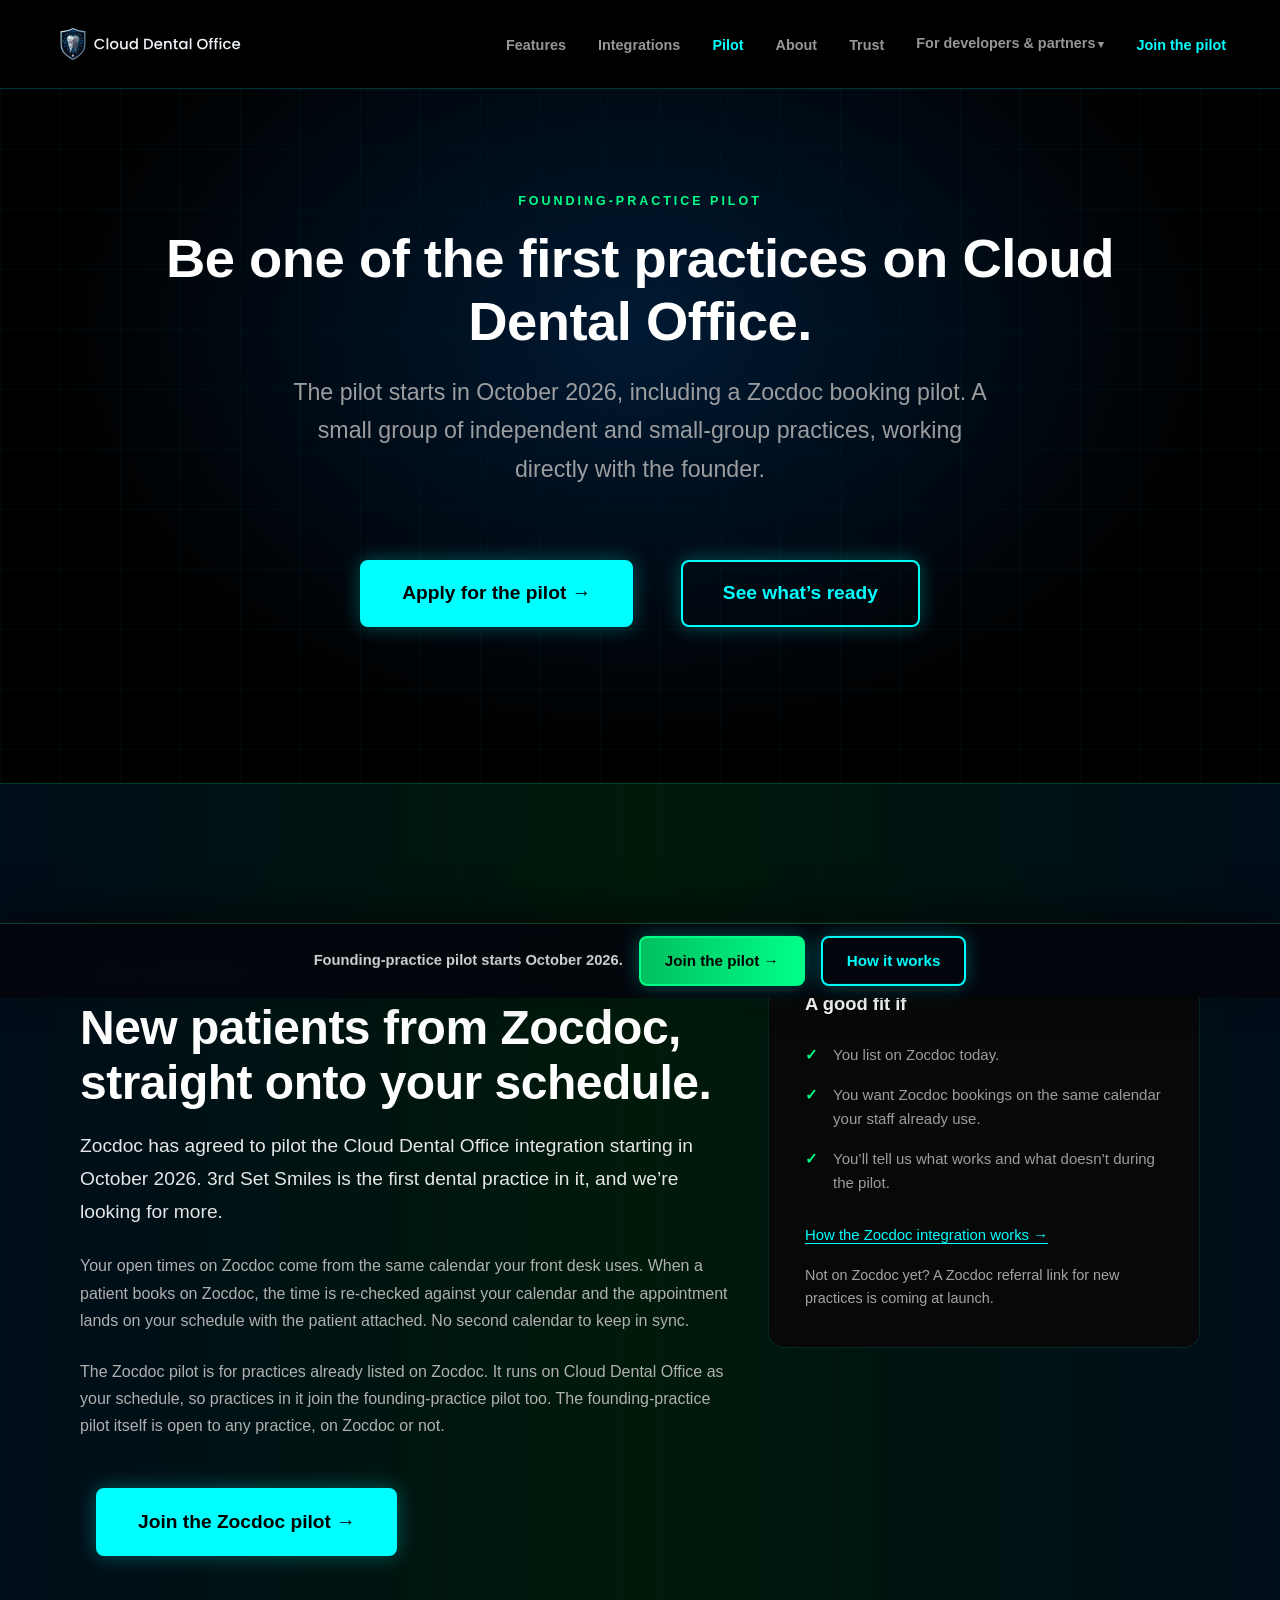
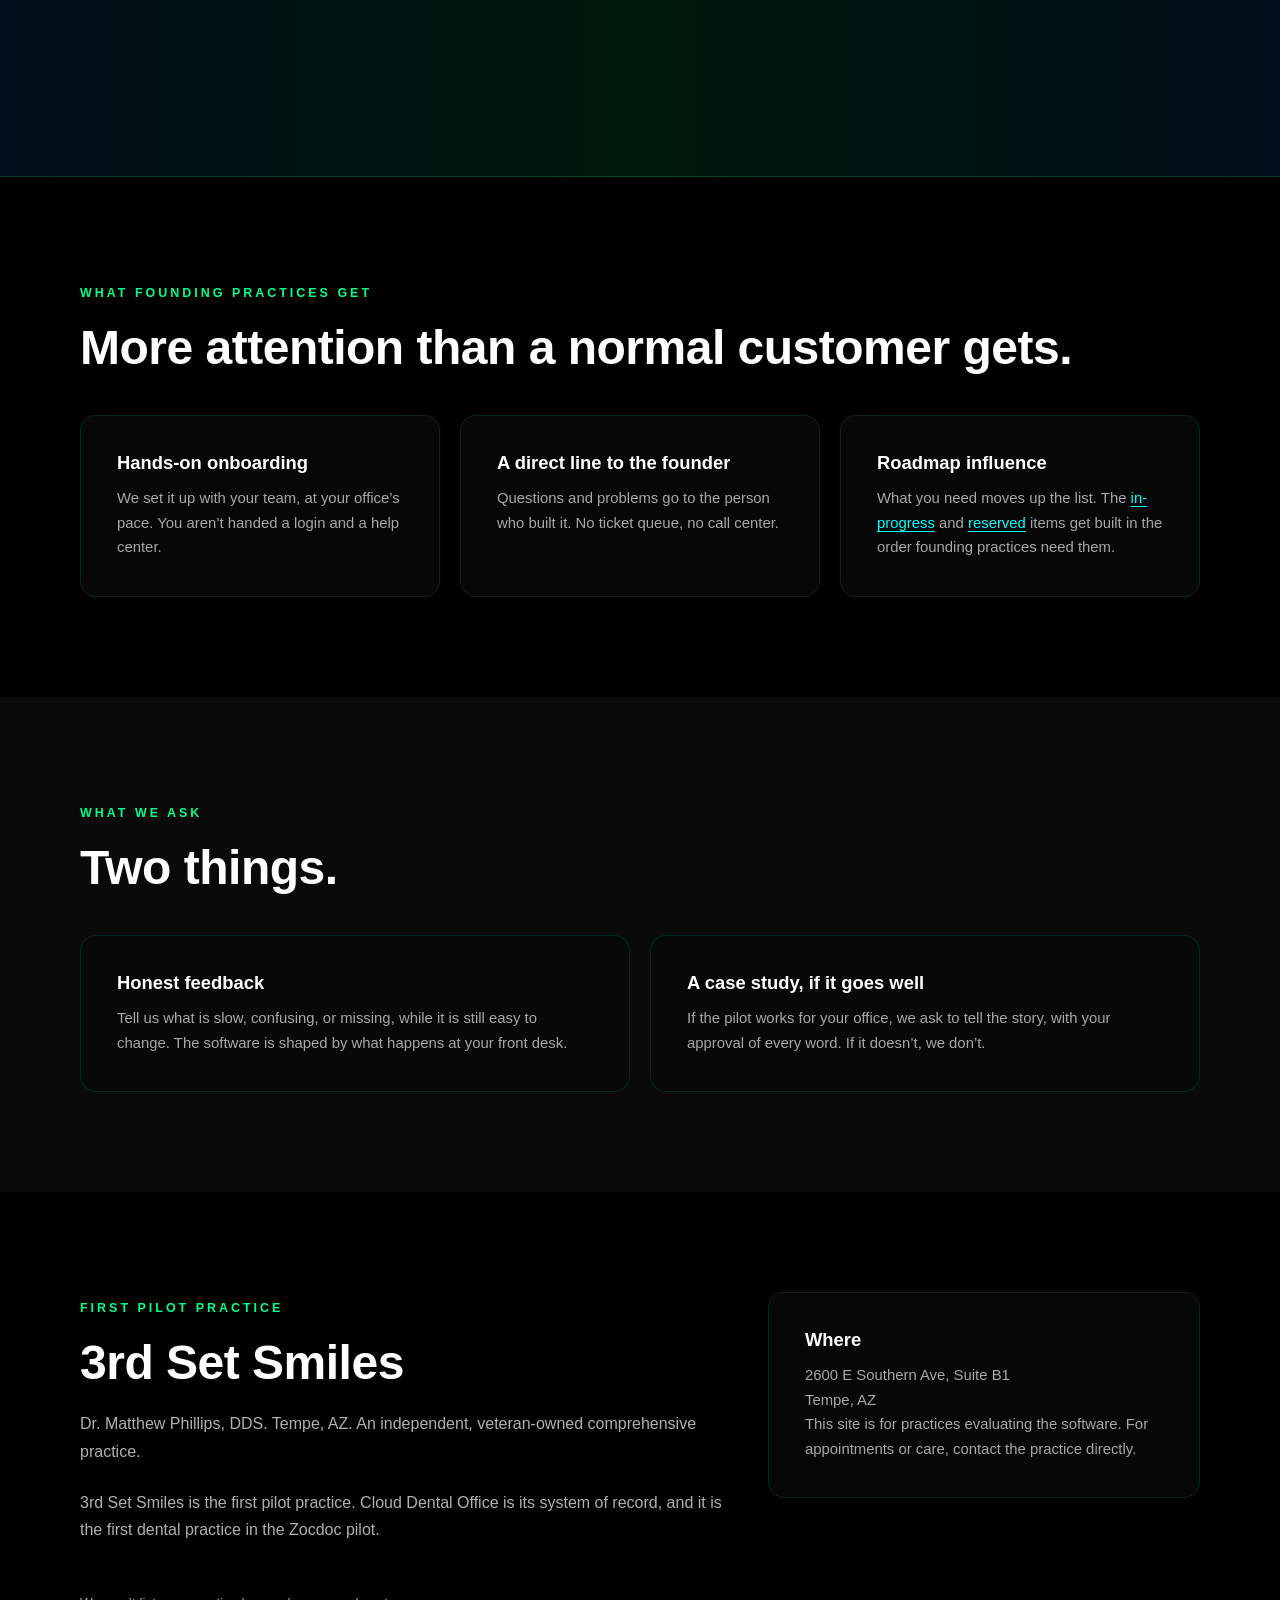
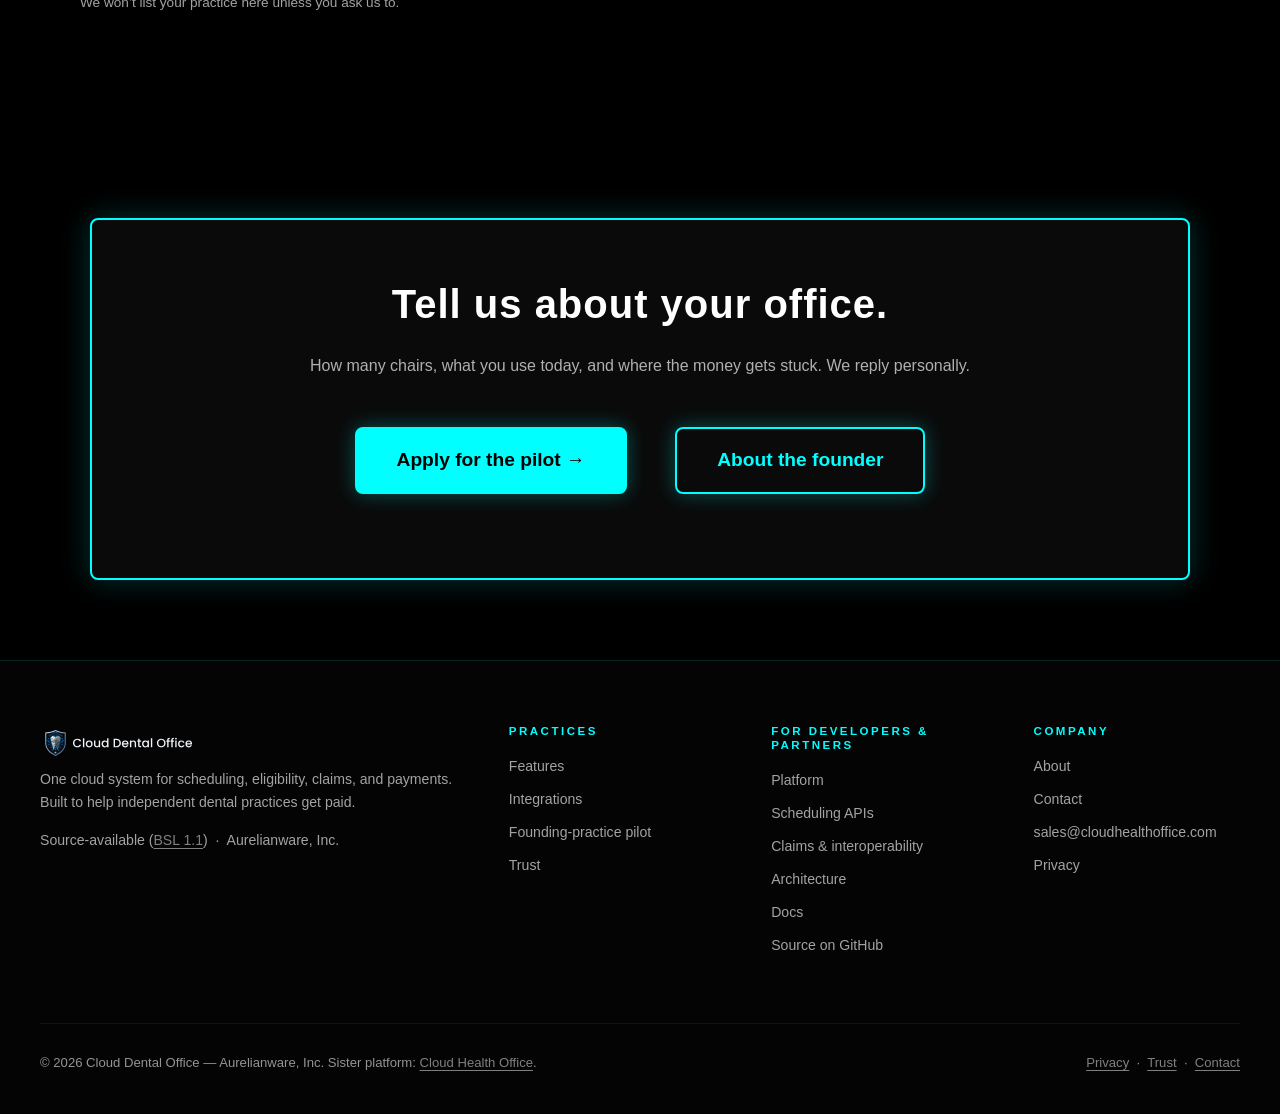
<file: pilot.html>
<!DOCTYPE html>
<html lang="en">
<head>
  <meta charset="UTF-8" />
  <meta name="viewport" content="width=device-width, initial-scale=1.0" />
  <title>Founding-practice pilot, October 2026 — Cloud Dental Office</title>
  <meta name="description" content="Join the Cloud Dental Office founding-practice pilot starting October 2026: hands-on onboarding, a direct line to the founder, and a say in the roadmap. Includes a Zocdoc booking pilot, with 3rd Set Smiles as the first practice." />
  <link rel="canonical" href="https://clouddental.io/pilot" />
  <link rel="icon" href="/favicon.ico" sizes="48x48" />
  <link rel="icon" type="image/svg+xml" href="/favicon.svg" />
  <link rel="apple-touch-icon" href="/apple-touch-icon.png" />
  <link rel="manifest" href="/site.webmanifest" />
  <meta name="theme-color" content="#000000" />
  <meta name="color-scheme" content="dark" />
  <meta property="og:type" content="website" />
  <meta property="og:site_name" content="Cloud Dental Office" />
  <meta property="og:url" content="https://clouddental.io/pilot" />
  <meta property="og:title" content="Founding-practice pilot, October 2026 — Cloud Dental Office" />
  <meta property="og:description" content="Join the Cloud Dental Office founding-practice pilot starting October 2026: hands-on onboarding, a direct line to the founder, and a say in the roadmap. Includes a Zocdoc booking pilot, with 3rd Set Smiles as the first practice." />
  <meta property="og:image" content="https://clouddental.io/graphics/og-image.png" />
  <meta property="og:image:width" content="1200" />
  <meta property="og:image:height" content="630" />
  <meta property="og:image:alt" content="Cloud Dental Office" />
  <meta name="twitter:card" content="summary_large_image" />
  <meta name="twitter:title" content="Founding-practice pilot, October 2026 — Cloud Dental Office" />
  <meta name="twitter:description" content="Join the Cloud Dental Office founding-practice pilot starting October 2026: hands-on onboarding, a direct line to the founder, and a say in the roadmap. Includes a Zocdoc booking pilot, with 3rd Set Smiles as the first practice." />
  <meta name="twitter:image" content="https://clouddental.io/graphics/og-image.png" />
  <script type="application/ld+json">
  {
    "@context": "https://schema.org",
    "@graph": [
      {
        "@type": "Organization",
        "@id": "https://clouddental.io/#organization",
        "name": "Aurelianware, Inc.",
        "url": "https://clouddental.io/",
        "logo": "https://clouddental.io/icon-512.png",
        "email": "sales@cloudhealthoffice.com",
        "founder": {
          "@type": "Person",
          "@id": "https://clouddental.io/about#mark-phillips",
          "name": "Mark Phillips",
          "jobTitle": "Founder",
          "url": "https://clouddental.io/about",
          "sameAs": [
            "https://www.linkedin.com/in/mark-phillips-b607149"
          ]
        },
        "address": {
          "@type": "PostalAddress",
          "streetAddress": "1111B S Governors Ave, STE 42257",
          "addressLocality": "Dover",
          "addressRegion": "DE",
          "addressCountry": "US"
        },
        "sameAs": [
          "https://github.com/aurelianware",
          "https://cloudhealthoffice.com/"
        ]
      },
      {
        "@type": "WebSite",
        "@id": "https://clouddental.io/#website",
        "name": "Cloud Dental Office",
        "alternateName": ["Cloud Dental", "clouddental", "clouddental.io"],
        "url": "https://clouddental.io/",
        "publisher": {
          "@id": "https://clouddental.io/#organization"
        }
      },
      {
        "@type": "SoftwareApplication",
        "@id": "https://clouddental.io/#software",
        "name": "Cloud Dental Office",
        "applicationCategory": "BusinessApplication",
        "applicationSubCategory": "Dental practice management",
        "operatingSystem": "Web browser",
        "url": "https://clouddental.io/",
        "image": "https://clouddental.io/graphics/og-image.png",
        "description": "One cloud system for scheduling, eligibility, claims, and payments that helps independent dental practices get paid faster.",
        "license": "https://github.com/aurelianware/clouddentaloffice/blob/main/LICENSE",
        "publisher": {
          "@id": "https://clouddental.io/#organization"
        },
        "sameAs": [
          "https://github.com/aurelianware/clouddentaloffice"
        ]
      }
    ]
  }
  </script>
  <link rel="stylesheet" href="/css/sentinel.css?v=ce16647e" />
  <link rel="stylesheet" href="/css/conversion.css?v=aafaa3a4" />
  <script src="/js/mobile-nav.js?v=488e7d25" defer></script>
</head>
<body>
  <a href="#main-content" class="skip-to-main">Skip to main content</a>
  <nav aria-label="Main">
    <div class="nav-inner">
      <a href="/" class="nav-logo">
        <picture>
          <source media="(max-width: 329px)" srcset="/graphics/brand/cdo-icon.svg" width="400" height="480" />
          <img src="/graphics/brand/cdo-logo-horizontal-dark-bg.svg" alt="Cloud Dental Office" class="nav-logo-img" width="1278" height="294" />
        </picture>
      </a>
      <div class="nav-right">
        <button class="mobile-menu-toggle" aria-label="Toggle navigation menu" aria-expanded="false" aria-controls="mainNav" id="mobileMenuToggle">&#9776;</button>
        <ul id="mainNav">
          <li><a href="/features">Features</a></li>
          <li><a href="/integrations">Integrations</a></li>
          <li><a href="/pilot" aria-current="page">Pilot</a></li>
          <li><a href="/about">About</a></li>
          <li><a href="/trust">Trust</a></li>
          <li class="nav-group">
            <button type="button" class="nav-group__toggle" aria-expanded="false" aria-controls="devMenu">For developers &amp; partners</button>
            <ul class="nav-group__menu" id="devMenu">
              <li><a href="/platform">Platform</a></li>
              <li><a href="/scheduling">Scheduling APIs</a></li>
              <li><a href="/claims">Claims &amp; interoperability</a></li>
              <li><a href="/architecture">Architecture</a></li>
              <li><a href="/docs">Docs</a></li>
              <li><a href="https://github.com/aurelianware/clouddentaloffice" target="_blank" rel="noopener noreferrer">Source on GitHub</a></li>
            </ul>
          </li>
          <li><a href="/contact" class="nav-cta">Join the pilot</a></li>
        </ul>
      </div>
    </div>
  </nav>
  <main id="main-content">

    <header class="hero-section hero-section--page" aria-labelledby="page-heading">
      <div class="hero-circuit-bg" aria-hidden="true"></div>
      <div class="hero-radial" aria-hidden="true"></div>
      <div class="hero-content">
        <span class="section-eyebrow">Founding-practice pilot</span>
        <h1 id="page-heading" class="section-title page-title">Be one of the first practices on Cloud Dental Office.</h1>
        <p class="hero-subheadline">The pilot starts in October 2026, including a Zocdoc booking pilot. A small group of independent and small-group practices, working directly with the founder.</p>
        <div class="hero-cta">
          <a href="/contact" class="button">Apply for the pilot &rarr;</a>
          <a href="/features" class="button button-secondary">See what&rsquo;s ready</a>
        </div>
      </div>
    </header>

    <section id="zocdoc" aria-labelledby="zocdoc-pilot-heading" class="band band--green">
      <div class="section-wrapper">
        <div class="integration">
          <div>
            <span class="status status--pilot">Pilot &middot; October 2026</span>
            <h2 id="zocdoc-pilot-heading" class="section-title">New patients from Zocdoc, straight onto your schedule.</h2>
            <p class="lede">Zocdoc has agreed to pilot the Cloud Dental Office integration starting in October 2026. 3rd Set Smiles is the first dental practice in it, and we&rsquo;re looking for more.</p>
            <p>Your open times on Zocdoc come from the same calendar your front desk uses. When a patient books on Zocdoc, the time is re-checked against your calendar and the appointment lands on your schedule with the patient attached. No second calendar to keep in sync.</p>
            <p>The Zocdoc pilot is for practices already listed on Zocdoc. It runs on Cloud Dental Office as your schedule, so practices in it join the founding-practice pilot too. The founding-practice pilot itself is open to any practice, on Zocdoc or not.</p>
            <p><a href="/contact?interest=zocdoc" class="button">Join the Zocdoc pilot &rarr;</a></p>
          </div>
          <div class="feature-card">
            <h3>A good fit if</h3>
            <ul class="benefit-list">
              <li>You list on Zocdoc today.</li>
              <li>You want Zocdoc bookings on the same calendar your staff already use.</li>
              <li>You&rsquo;ll tell us what works and what doesn&rsquo;t during the pilot.</li>
            </ul>
            <p><a href="/integrations#zocdoc">How the Zocdoc integration works &rarr;</a></p>
            <p class="zocdoc-referral" data-zocdoc-referral>Not on Zocdoc yet? A Zocdoc referral link for new practices is coming at launch.</p>
          </div>
        </div>
      </div>
    </section>

    <section aria-labelledby="get-heading">
      <div class="section-wrapper">
        <div class="section-header section-header--left">
          <span class="section-eyebrow">What founding practices get</span>
          <h2 id="get-heading" class="section-title">More attention than a normal customer gets.</h2>
        </div>
        <div class="feature-grid feature-grid--compact">
          <div class="feature-card"><h3>Hands-on onboarding</h3><p>We set it up with your team, at your office&rsquo;s pace. You aren&rsquo;t handed a login and a help center.</p></div>
          <div class="feature-card"><h3>A direct line to the founder</h3><p>Questions and problems go to the person who built it. No ticket queue, no call center.</p></div>
          <div class="feature-card"><h3>Roadmap influence</h3><p>What you need moves up the list. The <a href="/features#in-progress">in-progress</a> and <a href="/features#reserved">reserved</a> items get built in the order founding practices need them.</p></div>
        </div>
      </div>
    </section>

    <section aria-labelledby="ask-heading" class="band band--dark">
      <div class="section-wrapper">
        <div class="section-header section-header--left">
          <span class="section-eyebrow">What we ask</span>
          <h2 id="ask-heading" class="section-title">Two things.</h2>
        </div>
        <div class="feature-grid">
          <div class="feature-card"><h3>Honest feedback</h3><p>Tell us what is slow, confusing, or missing, while it is still easy to change. The software is shaped by what happens at your front desk.</p></div>
          <div class="feature-card"><h3>A case study, if it goes well</h3><p>If the pilot works for your office, we ask to tell the story, with your approval of every word. If it doesn&rsquo;t, we don&rsquo;t.</p></div>
        </div>
      </div>
    </section>

    <section aria-labelledby="first-heading">
      <div class="section-wrapper">
        <div class="integration">
          <div>
            <span class="section-eyebrow">First pilot practice</span>
            <h2 id="first-heading" class="section-title">3rd Set Smiles</h2>
            <p>Dr. Matthew Phillips, DDS. Tempe, AZ. An independent, veteran-owned comprehensive practice.</p>
            <p>3rd Set Smiles is the first pilot practice. Cloud Dental Office is its system of record, and it is the first dental practice in the Zocdoc pilot.</p>
          </div>
          <div class="feature-card">
            <h3>Where</h3>
            <p>2600 E Southern Ave, Suite B1<br>Tempe, AZ</p>
            <p>This site is for practices evaluating the software. For appointments or care, contact the practice directly.</p>
          </div>
        </div>
        <p class="fine-print">We won&rsquo;t list your practice here unless you ask us to.</p>
      </div>
    </section>

    <section class="cta-section" id="next-step" aria-labelledby="pilot-cta">
      <h2 id="pilot-cta">Tell us about your office.</h2>
      <p>How many chairs, what you use today, and where the money gets stuck. We reply personally.</p>
      <div class="hero-cta">
        <a href="/contact" class="button">Apply for the pilot &rarr;</a>
        <a href="/about" class="button button-secondary">About the founder</a>
      </div>
    </section>

  </main>
  <div id="stickyCta" class="sticky-cta" role="region" aria-label="Founding-practice pilot">
    <p class="sticky-cta__text">Founding-practice pilot starts October 2026.</p>
    <a href="/pilot" class="button sticky-cta__primary">Join the pilot &rarr;</a>
    <a href="/#how-it-works" class="button sticky-cta__secondary">How it works</a>
  </div>
  <footer class="site-footer">
    <div class="footer-inner">
      <div class="footer-grid">
        <div class="footer-brand">
          <a href="/" class="footer-logo"><img src="/graphics/brand/cdo-logo-horizontal-dark-bg.svg" alt="Cloud Dental Office" width="1278" height="294" /></a>
          <p>One cloud system for scheduling, eligibility, claims, and payments. Built to help independent dental practices get paid.</p>
          <p>Source-available (<a href="/trust#license">BSL 1.1</a>) &nbsp;&middot;&nbsp; Aurelianware, Inc.</p>
        </div>
        <div class="footer-col">
          <h2 class="footer-heading">Practices</h2>
          <ul>
            <li><a href="/features">Features</a></li>
            <li><a href="/integrations">Integrations</a></li>
            <li><a href="/pilot">Founding-practice pilot</a></li>
            <li><a href="/trust">Trust</a></li>
          </ul>
        </div>
        <div class="footer-col">
          <h2 class="footer-heading">For developers &amp; partners</h2>
          <ul>
            <li><a href="/platform">Platform</a></li>
            <li><a href="/scheduling">Scheduling APIs</a></li>
            <li><a href="/claims">Claims &amp; interoperability</a></li>
            <li><a href="/architecture">Architecture</a></li>
            <li><a href="/docs">Docs</a></li>
            <li><a href="https://github.com/aurelianware/clouddentaloffice" target="_blank" rel="noopener noreferrer">Source on GitHub</a></li>
          </ul>
        </div>
        <div class="footer-col">
          <h2 class="footer-heading">Company</h2>
          <ul>
            <li><a href="/about">About</a></li>
            <li><a href="/contact">Contact</a></li>
            <li><a href="mailto:sales@cloudhealthoffice.com">sales@cloudhealthoffice.com</a></li>
            <li><a href="/privacy">Privacy</a></li>
          </ul>
        </div>
      </div>
      <div class="footer-bottom">
        <p>&copy; 2026 Cloud Dental Office — Aurelianware, Inc. Sister platform: <a href="https://cloudhealthoffice.com" target="_blank" rel="noopener noreferrer">Cloud Health Office</a>.</p>
        <p><a href="/privacy">Privacy</a> &nbsp;&middot;&nbsp; <a href="/trust">Trust</a> &nbsp;&middot;&nbsp; <a href="/contact">Contact</a></p>
      </div>
    </div>
  </footer>
  <script src="/js/site.js?v=be3b5d1f" defer></script>
</body>
</html>
</file>
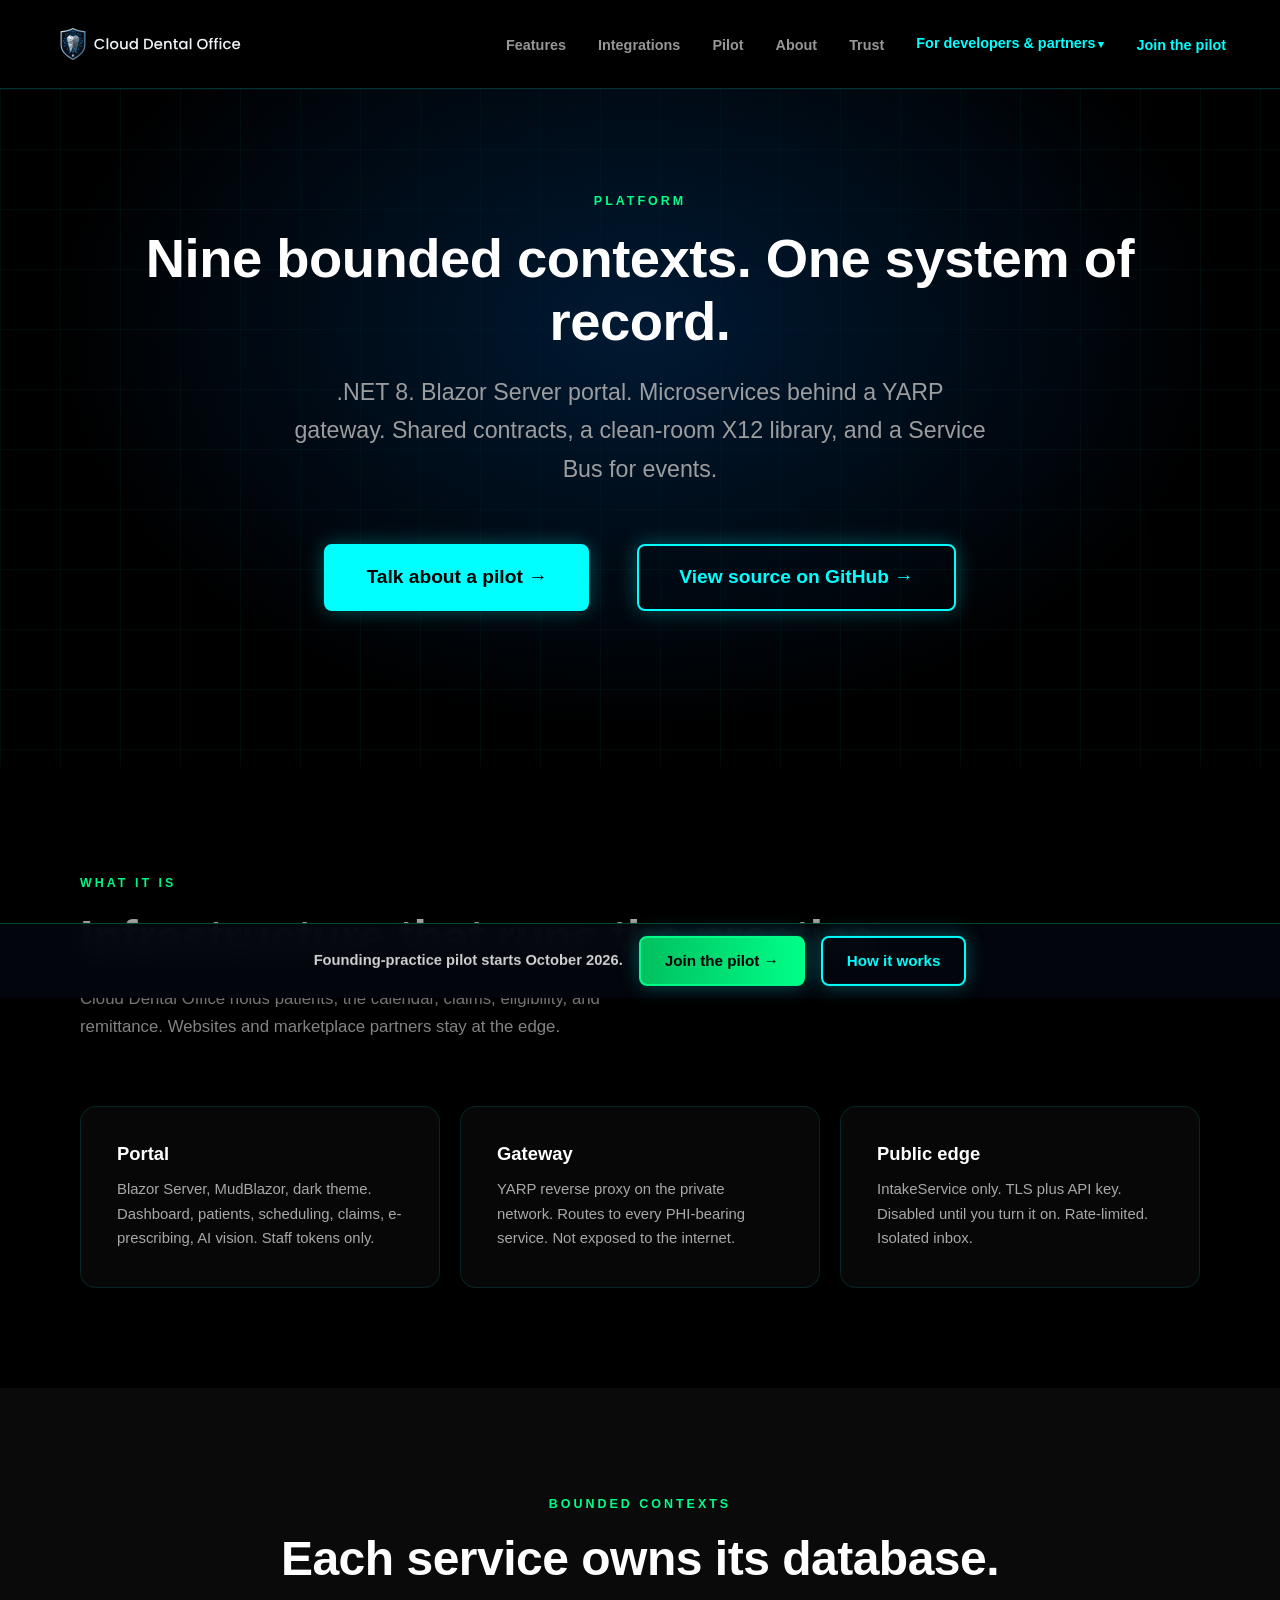
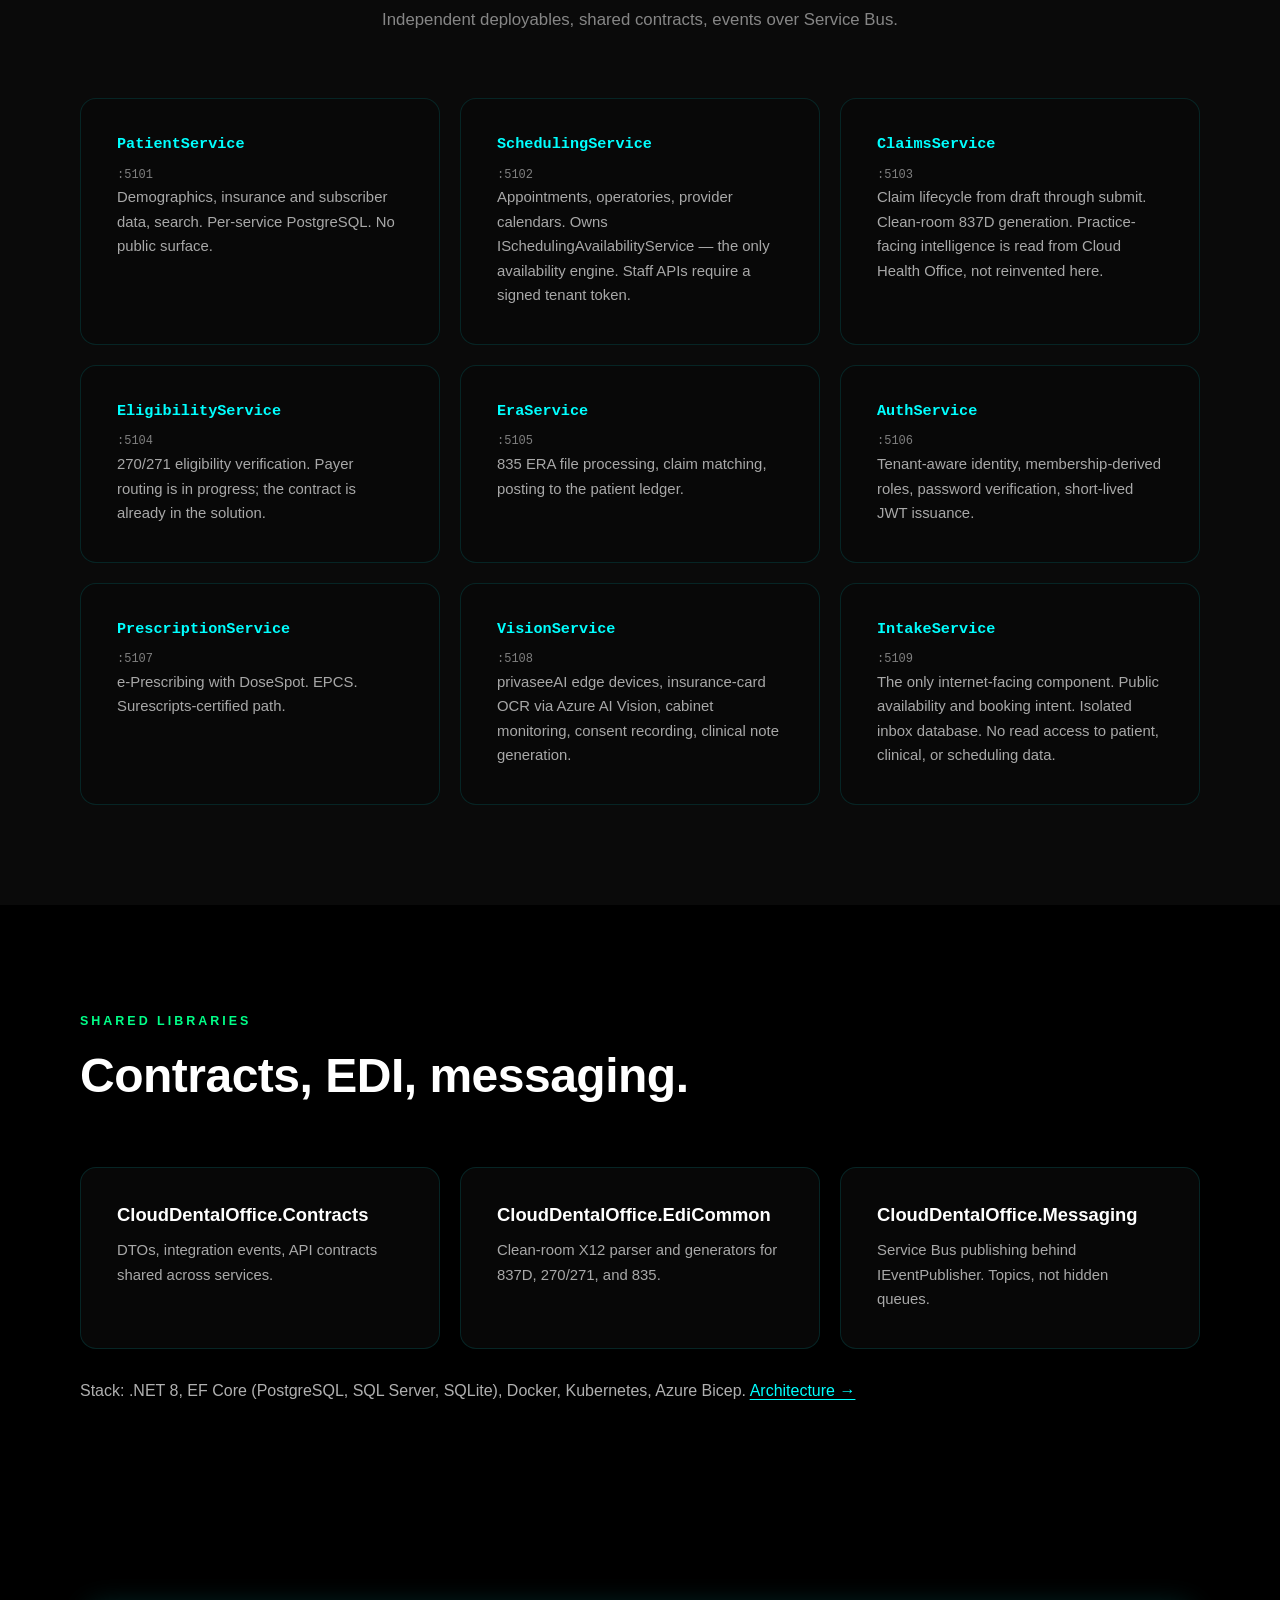
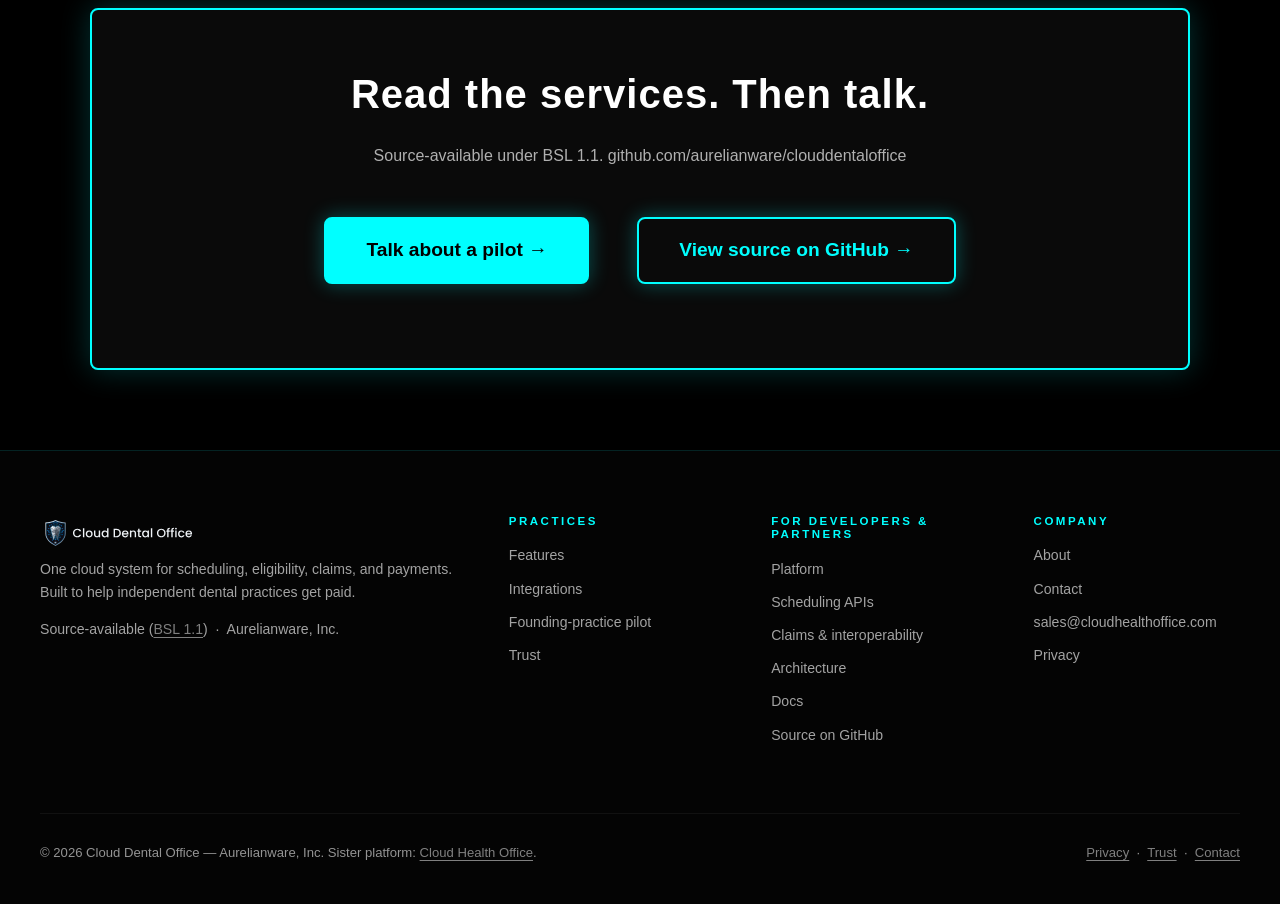
<file: platform.html>
<!DOCTYPE html>
<html lang="en">
<head>
  <meta charset="UTF-8" />
  <meta name="viewport" content="width=device-width, initial-scale=1.0" />
  <title>Platform — Cloud Dental Office</title>
  <meta name="description" content="Cloud Dental Office is a .NET 8, Blazor Server, microservices practice platform. Patient, scheduling, claims, eligibility, ERA, e-prescribing, AI vision, and an isolated public IntakeService." />
  <link rel="canonical" href="https://clouddental.io/platform" />
  <link rel="icon" href="/favicon.ico" sizes="48x48" />
  <link rel="icon" type="image/svg+xml" href="/favicon.svg" />
  <link rel="apple-touch-icon" href="/apple-touch-icon.png" />
  <link rel="manifest" href="/site.webmanifest" />
  <meta name="theme-color" content="#000000" />
  <meta name="color-scheme" content="dark" />
  <meta property="og:type" content="website" />
  <meta property="og:site_name" content="Cloud Dental Office" />
  <meta property="og:url" content="https://clouddental.io/platform" />
  <meta property="og:title" content="Platform — Cloud Dental Office" />
  <meta property="og:description" content="Cloud Dental Office is a .NET 8, Blazor Server, microservices practice platform. Patient, scheduling, claims, eligibility, ERA, e-prescribing, AI vision, and an isolated public IntakeService." />
  <meta property="og:image" content="https://clouddental.io/graphics/og-image.png" />
  <meta property="og:image:width" content="1200" />
  <meta property="og:image:height" content="630" />
  <meta property="og:image:alt" content="Cloud Dental Office" />
  <meta name="twitter:card" content="summary_large_image" />
  <meta name="twitter:title" content="Platform — Cloud Dental Office" />
  <meta name="twitter:description" content="Cloud Dental Office is a .NET 8, Blazor Server, microservices practice platform. Patient, scheduling, claims, eligibility, ERA, e-prescribing, AI vision, and an isolated public IntakeService." />
  <meta name="twitter:image" content="https://clouddental.io/graphics/og-image.png" />
  <script type="application/ld+json">
  {
    "@context": "https://schema.org",
    "@graph": [
      {
        "@type": "Organization",
        "@id": "https://clouddental.io/#organization",
        "name": "Aurelianware, Inc.",
        "url": "https://clouddental.io/",
        "logo": "https://clouddental.io/icon-512.png",
        "email": "sales@cloudhealthoffice.com",
        "founder": {
          "@type": "Person",
          "@id": "https://clouddental.io/about#mark-phillips",
          "name": "Mark Phillips",
          "jobTitle": "Founder",
          "url": "https://clouddental.io/about",
          "sameAs": [
            "https://www.linkedin.com/in/mark-phillips-b607149"
          ]
        },
        "address": {
          "@type": "PostalAddress",
          "streetAddress": "1111B S Governors Ave, STE 42257",
          "addressLocality": "Dover",
          "addressRegion": "DE",
          "addressCountry": "US"
        },
        "sameAs": [
          "https://github.com/aurelianware",
          "https://cloudhealthoffice.com/"
        ]
      },
      {
        "@type": "WebSite",
        "@id": "https://clouddental.io/#website",
        "name": "Cloud Dental Office",
        "alternateName": ["Cloud Dental", "clouddental", "clouddental.io"],
        "url": "https://clouddental.io/",
        "publisher": {
          "@id": "https://clouddental.io/#organization"
        }
      },
      {
        "@type": "SoftwareApplication",
        "@id": "https://clouddental.io/#software",
        "name": "Cloud Dental Office",
        "applicationCategory": "BusinessApplication",
        "applicationSubCategory": "Dental practice management",
        "operatingSystem": "Web browser",
        "url": "https://clouddental.io/",
        "image": "https://clouddental.io/graphics/og-image.png",
        "description": "One cloud system for scheduling, eligibility, claims, and payments that helps independent dental practices get paid faster.",
        "license": "https://github.com/aurelianware/clouddentaloffice/blob/main/LICENSE",
        "publisher": {
          "@id": "https://clouddental.io/#organization"
        },
        "sameAs": [
          "https://github.com/aurelianware/clouddentaloffice"
        ]
      }
    ]
  }
  </script>
  <link rel="stylesheet" href="/css/sentinel.css?v=ce16647e" />
  <link rel="stylesheet" href="/css/conversion.css?v=aafaa3a4" />
  <script src="/js/mobile-nav.js?v=488e7d25" defer></script>
</head>
<body>
  <a href="#main-content" class="skip-to-main">Skip to main content</a>
  <nav aria-label="Main">
    <div class="nav-inner">
      <a href="/" class="nav-logo">
        <picture>
          <source media="(max-width: 329px)" srcset="/graphics/brand/cdo-icon.svg" width="400" height="480" />
          <img src="/graphics/brand/cdo-logo-horizontal-dark-bg.svg" alt="Cloud Dental Office" class="nav-logo-img" width="1278" height="294" />
        </picture>
      </a>
      <div class="nav-right">
        <button class="mobile-menu-toggle" aria-label="Toggle navigation menu" aria-expanded="false" aria-controls="mainNav" id="mobileMenuToggle">&#9776;</button>
        <ul id="mainNav">
          <li><a href="/features">Features</a></li>
          <li><a href="/integrations">Integrations</a></li>
          <li><a href="/pilot">Pilot</a></li>
          <li><a href="/about">About</a></li>
          <li><a href="/trust">Trust</a></li>
          <li class="nav-group">
            <button type="button" class="nav-group__toggle is-current" aria-expanded="false" aria-controls="devMenu">For developers &amp; partners</button>
            <ul class="nav-group__menu" id="devMenu">
              <li><a href="/platform" aria-current="page">Platform</a></li>
              <li><a href="/scheduling">Scheduling APIs</a></li>
              <li><a href="/claims">Claims &amp; interoperability</a></li>
              <li><a href="/architecture">Architecture</a></li>
              <li><a href="/docs">Docs</a></li>
              <li><a href="https://github.com/aurelianware/clouddentaloffice" target="_blank" rel="noopener noreferrer">Source on GitHub</a></li>
            </ul>
          </li>
          <li><a href="/contact" class="nav-cta">Join the pilot</a></li>
        </ul>
      </div>
    </div>
  </nav>
  <main id="main-content">

    <header class="hero-section" style="min-height:auto; padding:96px 24px 72px;" aria-label="Platform">
      <div class="hero-circuit-bg" aria-hidden="true"></div>
      <div class="hero-radial" aria-hidden="true"></div>
      <div class="hero-content">
        <span class="section-eyebrow">Platform</span>
        <h1 class="section-title" style="font-size:clamp(2.2rem,4.5vw,3.4rem);">Nine bounded contexts. One system of record.</h1>
        <p class="hero-subheadline" style="margin-bottom:32px;">.NET 8. Blazor Server portal. Microservices behind a YARP gateway. Shared contracts, a clean-room X12 library, and a Service Bus for events.</p>
        <div class="hero-cta">
        <a href="/contact" class="button">Talk about a pilot &rarr;</a>
        <a href="https://github.com/aurelianware/clouddentaloffice" class="button button-secondary" target="_blank" rel="noopener noreferrer">View source on GitHub &rarr;</a>
      </div>
      </div>
    </header>
    <section>
      <div class="section-wrapper">
        <div class="section-header" style="text-align:left; max-width:none;">
          <span class="section-eyebrow">What it is</span>
          <h2 class="section-title">Infrastructure that runs the practice.</h2>
          <p class="section-subtitle" style="margin:0;">Cloud Dental Office holds patients, the calendar, claims, eligibility, and remittance. Websites and marketplace partners stay at the edge.</p>
        </div>
        <div class="feature-grid">
          <div class="feature-card"><h3>Portal</h3><p>Blazor Server, MudBlazor, dark theme. Dashboard, patients, scheduling, claims, e-prescribing, AI vision. Staff tokens only.</p></div>
          <div class="feature-card"><h3>Gateway</h3><p>YARP reverse proxy on the private network. Routes to every PHI-bearing service. Not exposed to the internet.</p></div>
          <div class="feature-card"><h3>Public edge</h3><p>IntakeService only. TLS plus API key. Disabled until you turn it on. Rate-limited. Isolated inbox.</p></div>
        </div>
      </div>
    </section>
    <section style="background:#0a0a0a;">
      <div class="section-wrapper">
        <div class="section-header">
          <span class="section-eyebrow">Bounded contexts</span>
          <h2 class="section-title">Each service owns its database.</h2>
          <p class="section-subtitle">Independent deployables, shared contracts, events over Service Bus.</p>
        </div>
        <div class="feature-grid">
          <div class="feature-card"><h3 style="font-family:ui-monospace,monospace; font-size:0.95rem; color:#00ffff;">PatientService</h3><p style="font-family:ui-monospace,monospace; font-size:0.75rem; color:#808080;">:5101</p><p>Demographics, insurance and subscriber data, search. Per-service PostgreSQL. No public surface.</p></div>
          <div class="feature-card"><h3 style="font-family:ui-monospace,monospace; font-size:0.95rem; color:#00ffff;">SchedulingService</h3><p style="font-family:ui-monospace,monospace; font-size:0.75rem; color:#808080;">:5102</p><p>Appointments, operatories, provider calendars. Owns ISchedulingAvailabilityService — the only availability engine. Staff APIs require a signed tenant token.</p></div>
          <div class="feature-card"><h3 style="font-family:ui-monospace,monospace; font-size:0.95rem; color:#00ffff;">ClaimsService</h3><p style="font-family:ui-monospace,monospace; font-size:0.75rem; color:#808080;">:5103</p><p>Claim lifecycle from draft through submit. Clean-room 837D generation. Practice-facing intelligence is read from Cloud Health Office, not reinvented here.</p></div>
          <div class="feature-card"><h3 style="font-family:ui-monospace,monospace; font-size:0.95rem; color:#00ffff;">EligibilityService</h3><p style="font-family:ui-monospace,monospace; font-size:0.75rem; color:#808080;">:5104</p><p>270/271 eligibility verification. Payer routing is in progress; the contract is already in the solution.</p></div>
          <div class="feature-card"><h3 style="font-family:ui-monospace,monospace; font-size:0.95rem; color:#00ffff;">EraService</h3><p style="font-family:ui-monospace,monospace; font-size:0.75rem; color:#808080;">:5105</p><p>835 ERA file processing, claim matching, posting to the patient ledger.</p></div>
          <div class="feature-card"><h3 style="font-family:ui-monospace,monospace; font-size:0.95rem; color:#00ffff;">AuthService</h3><p style="font-family:ui-monospace,monospace; font-size:0.75rem; color:#808080;">:5106</p><p>Tenant-aware identity, membership-derived roles, password verification, short-lived JWT issuance.</p></div>
          <div class="feature-card"><h3 style="font-family:ui-monospace,monospace; font-size:0.95rem; color:#00ffff;">PrescriptionService</h3><p style="font-family:ui-monospace,monospace; font-size:0.75rem; color:#808080;">:5107</p><p>e-Prescribing with DoseSpot. EPCS. Surescripts-certified path.</p></div>
          <div class="feature-card"><h3 style="font-family:ui-monospace,monospace; font-size:0.95rem; color:#00ffff;">VisionService</h3><p style="font-family:ui-monospace,monospace; font-size:0.75rem; color:#808080;">:5108</p><p>privaseeAI edge devices, insurance-card OCR via Azure AI Vision, cabinet monitoring, consent recording, clinical note generation.</p></div>
          <div class="feature-card"><h3 style="font-family:ui-monospace,monospace; font-size:0.95rem; color:#00ffff;">IntakeService</h3><p style="font-family:ui-monospace,monospace; font-size:0.75rem; color:#808080;">:5109</p><p>The only internet-facing component. Public availability and booking intent. Isolated inbox database. No read access to patient, clinical, or scheduling data.</p></div>
        </div>
      </div>
    </section>
    <section>
      <div class="section-wrapper">
        <div class="section-header" style="text-align:left;">
          <span class="section-eyebrow">Shared libraries</span>
          <h2 class="section-title">Contracts, EDI, messaging.</h2>
        </div>
        <div class="feature-grid">
          <div class="feature-card"><h3>CloudDentalOffice.Contracts</h3><p>DTOs, integration events, API contracts shared across services.</p></div>
          <div class="feature-card"><h3>CloudDentalOffice.EdiCommon</h3><p>Clean-room X12 parser and generators for 837D, 270/271, and 835.</p></div>
          <div class="feature-card"><h3>CloudDentalOffice.Messaging</h3><p>Service Bus publishing behind IEventPublisher. Topics, not hidden queues.</p></div>
        </div>
        <p style="margin-top:28px;">Stack: .NET 8, EF Core (PostgreSQL, SQL Server, SQLite), Docker, Kubernetes, Azure Bicep. <a href="/architecture">Architecture &rarr;</a></p>
      </div>
    </section>
    <section class="cta-section" style="margin:80px auto; max-width:1100px;">
      <h2 style="color:#fff; text-shadow:none;">Read the services. Then talk.</h2>
      <p>Source-available under BSL 1.1. github.com/aurelianware/clouddentaloffice</p>
      <div class="hero-cta">
        <a href="/contact" class="button">Talk about a pilot &rarr;</a>
        <a href="https://github.com/aurelianware/clouddentaloffice" class="button button-secondary" target="_blank" rel="noopener noreferrer">View source on GitHub &rarr;</a>
      </div>
    </section>

  </main>
  <div id="stickyCta" class="sticky-cta" role="region" aria-label="Founding-practice pilot">
    <p class="sticky-cta__text">Founding-practice pilot starts October 2026.</p>
    <a href="/pilot" class="button sticky-cta__primary">Join the pilot &rarr;</a>
    <a href="/#how-it-works" class="button sticky-cta__secondary">How it works</a>
  </div>
  <footer class="site-footer">
    <div class="footer-inner">
      <div class="footer-grid">
        <div class="footer-brand">
          <a href="/" class="footer-logo"><img src="/graphics/brand/cdo-logo-horizontal-dark-bg.svg" alt="Cloud Dental Office" width="1278" height="294" /></a>
          <p>One cloud system for scheduling, eligibility, claims, and payments. Built to help independent dental practices get paid.</p>
          <p>Source-available (<a href="/trust#license">BSL 1.1</a>) &nbsp;&middot;&nbsp; Aurelianware, Inc.</p>
        </div>
        <div class="footer-col">
          <h2 class="footer-heading">Practices</h2>
          <ul>
            <li><a href="/features">Features</a></li>
            <li><a href="/integrations">Integrations</a></li>
            <li><a href="/pilot">Founding-practice pilot</a></li>
            <li><a href="/trust">Trust</a></li>
          </ul>
        </div>
        <div class="footer-col">
          <h2 class="footer-heading">For developers &amp; partners</h2>
          <ul>
            <li><a href="/platform">Platform</a></li>
            <li><a href="/scheduling">Scheduling APIs</a></li>
            <li><a href="/claims">Claims &amp; interoperability</a></li>
            <li><a href="/architecture">Architecture</a></li>
            <li><a href="/docs">Docs</a></li>
            <li><a href="https://github.com/aurelianware/clouddentaloffice" target="_blank" rel="noopener noreferrer">Source on GitHub</a></li>
          </ul>
        </div>
        <div class="footer-col">
          <h2 class="footer-heading">Company</h2>
          <ul>
            <li><a href="/about">About</a></li>
            <li><a href="/contact">Contact</a></li>
            <li><a href="mailto:sales@cloudhealthoffice.com">sales@cloudhealthoffice.com</a></li>
            <li><a href="/privacy">Privacy</a></li>
          </ul>
        </div>
      </div>
      <div class="footer-bottom">
        <p>&copy; 2026 Cloud Dental Office — Aurelianware, Inc. Sister platform: <a href="https://cloudhealthoffice.com" target="_blank" rel="noopener noreferrer">Cloud Health Office</a>.</p>
        <p><a href="/privacy">Privacy</a> &nbsp;&middot;&nbsp; <a href="/trust">Trust</a> &nbsp;&middot;&nbsp; <a href="/contact">Contact</a></p>
      </div>
    </div>
  </footer>
  <script src="/js/site.js?v=be3b5d1f" defer></script>
</body>
</html>
</file>
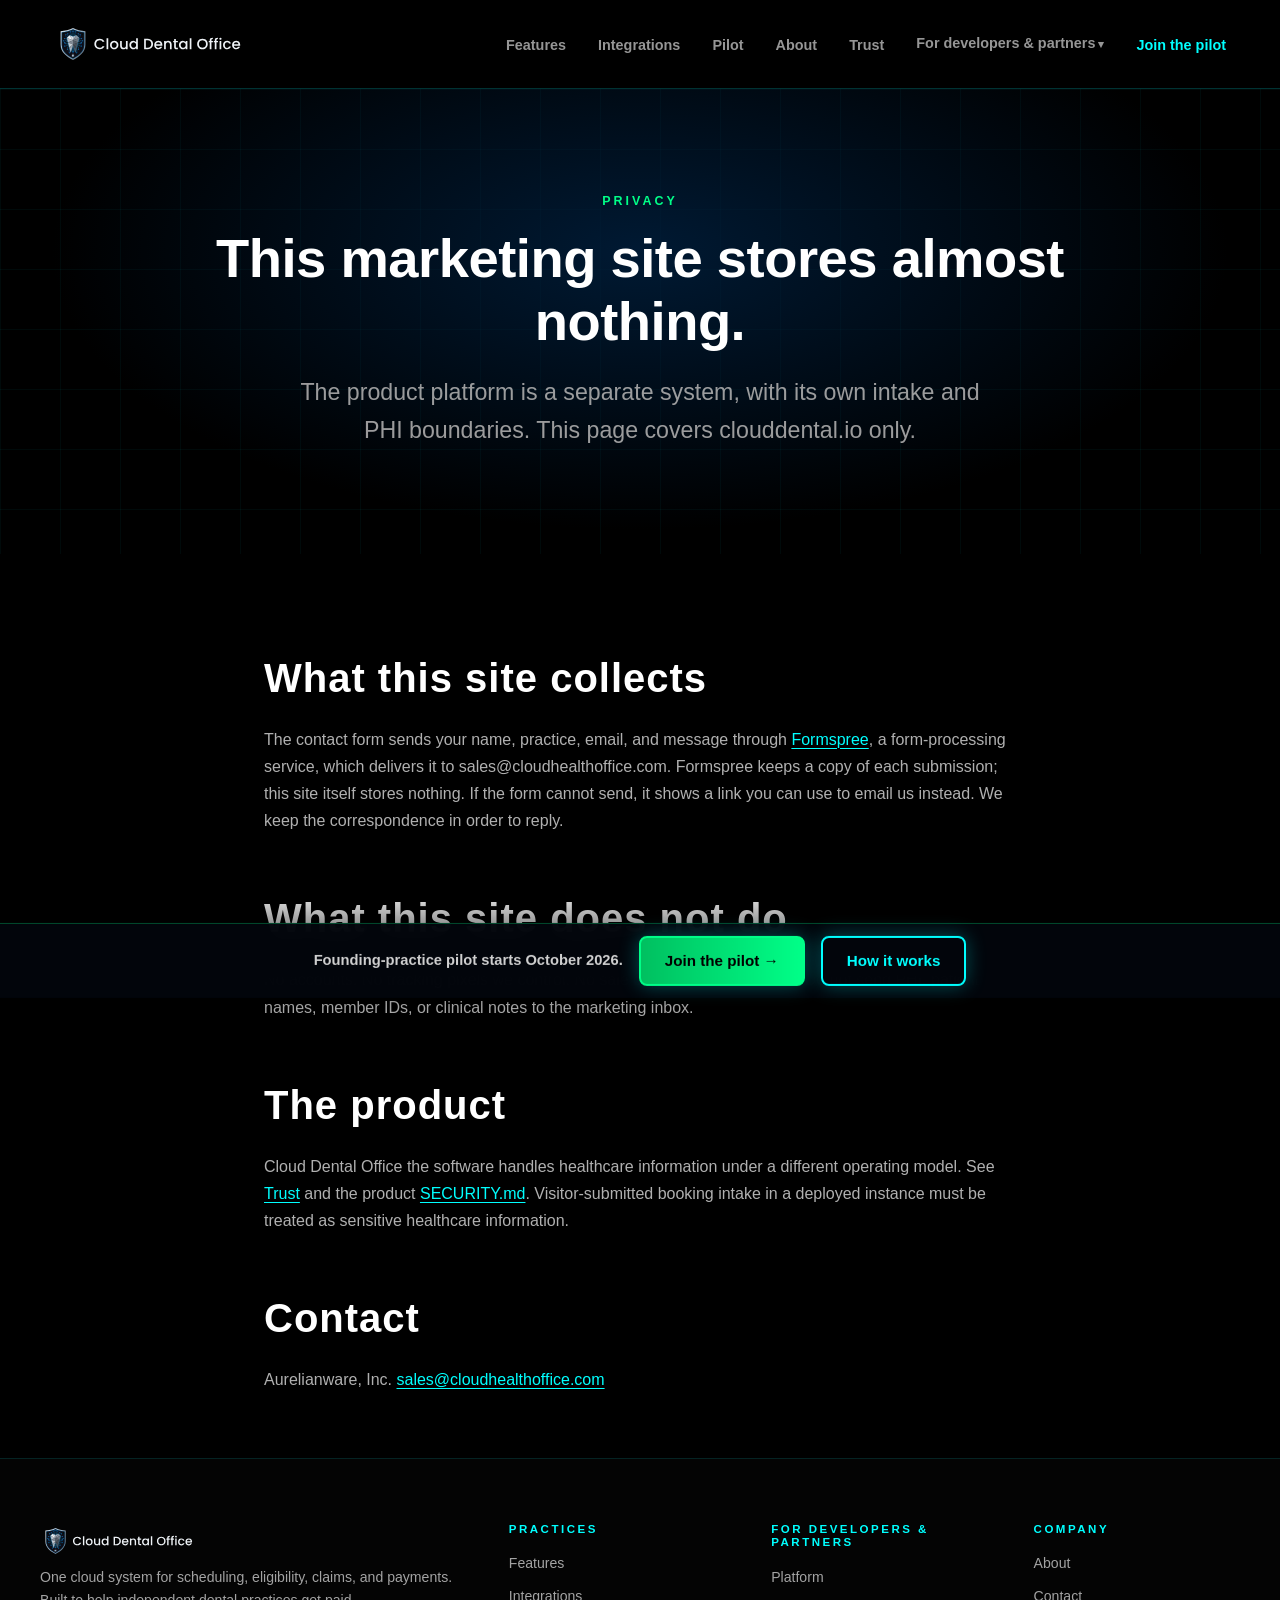
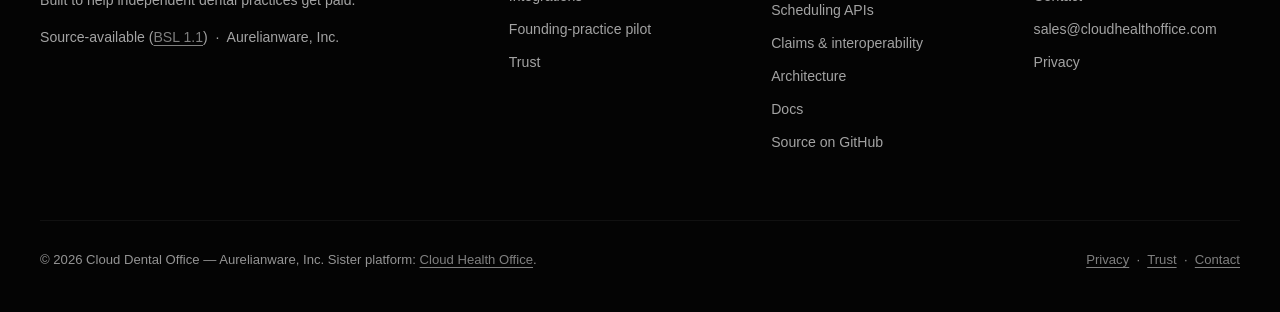
<file: privacy.html>
<!DOCTYPE html>
<html lang="en">
<head>
  <meta charset="UTF-8" />
  <meta name="viewport" content="width=device-width, initial-scale=1.0" />
  <title>Privacy — Cloud Dental Office</title>
  <meta name="description" content="Privacy notes for the Cloud Dental Office marketing site. This site does not collect accounts or store form submissions." />
  <link rel="canonical" href="https://clouddental.io/privacy" />
  <link rel="icon" href="/favicon.ico" sizes="48x48" />
  <link rel="icon" type="image/svg+xml" href="/favicon.svg" />
  <link rel="apple-touch-icon" href="/apple-touch-icon.png" />
  <link rel="manifest" href="/site.webmanifest" />
  <meta name="theme-color" content="#000000" />
  <meta name="color-scheme" content="dark" />
  <meta property="og:type" content="website" />
  <meta property="og:site_name" content="Cloud Dental Office" />
  <meta property="og:url" content="https://clouddental.io/privacy" />
  <meta property="og:title" content="Privacy — Cloud Dental Office" />
  <meta property="og:description" content="Privacy notes for the Cloud Dental Office marketing site. This site does not collect accounts or store form submissions." />
  <meta property="og:image" content="https://clouddental.io/graphics/og-image.png" />
  <meta property="og:image:width" content="1200" />
  <meta property="og:image:height" content="630" />
  <meta property="og:image:alt" content="Cloud Dental Office" />
  <meta name="twitter:card" content="summary_large_image" />
  <meta name="twitter:title" content="Privacy — Cloud Dental Office" />
  <meta name="twitter:description" content="Privacy notes for the Cloud Dental Office marketing site. This site does not collect accounts or store form submissions." />
  <meta name="twitter:image" content="https://clouddental.io/graphics/og-image.png" />
  <script type="application/ld+json">
  {
    "@context": "https://schema.org",
    "@graph": [
      {
        "@type": "Organization",
        "@id": "https://clouddental.io/#organization",
        "name": "Aurelianware, Inc.",
        "url": "https://clouddental.io/",
        "logo": "https://clouddental.io/icon-512.png",
        "email": "sales@cloudhealthoffice.com",
        "founder": {
          "@type": "Person",
          "@id": "https://clouddental.io/about#mark-phillips",
          "name": "Mark Phillips",
          "jobTitle": "Founder",
          "url": "https://clouddental.io/about",
          "sameAs": [
            "https://www.linkedin.com/in/mark-phillips-b607149"
          ]
        },
        "address": {
          "@type": "PostalAddress",
          "streetAddress": "1111B S Governors Ave, STE 42257",
          "addressLocality": "Dover",
          "addressRegion": "DE",
          "addressCountry": "US"
        },
        "sameAs": [
          "https://github.com/aurelianware",
          "https://cloudhealthoffice.com/"
        ]
      },
      {
        "@type": "WebSite",
        "@id": "https://clouddental.io/#website",
        "name": "Cloud Dental Office",
        "alternateName": ["Cloud Dental", "clouddental", "clouddental.io"],
        "url": "https://clouddental.io/",
        "publisher": {
          "@id": "https://clouddental.io/#organization"
        }
      },
      {
        "@type": "SoftwareApplication",
        "@id": "https://clouddental.io/#software",
        "name": "Cloud Dental Office",
        "applicationCategory": "BusinessApplication",
        "applicationSubCategory": "Dental practice management",
        "operatingSystem": "Web browser",
        "url": "https://clouddental.io/",
        "image": "https://clouddental.io/graphics/og-image.png",
        "description": "One cloud system for scheduling, eligibility, claims, and payments that helps independent dental practices get paid faster.",
        "license": "https://github.com/aurelianware/clouddentaloffice/blob/main/LICENSE",
        "publisher": {
          "@id": "https://clouddental.io/#organization"
        },
        "sameAs": [
          "https://github.com/aurelianware/clouddentaloffice"
        ]
      }
    ]
  }
  </script>
  <link rel="stylesheet" href="/css/sentinel.css?v=ce16647e" />
  <link rel="stylesheet" href="/css/conversion.css?v=aafaa3a4" />
  <script src="/js/mobile-nav.js?v=488e7d25" defer></script>
</head>
<body>
  <a href="#main-content" class="skip-to-main">Skip to main content</a>
  <nav aria-label="Main">
    <div class="nav-inner">
      <a href="/" class="nav-logo">
        <picture>
          <source media="(max-width: 329px)" srcset="/graphics/brand/cdo-icon.svg" width="400" height="480" />
          <img src="/graphics/brand/cdo-logo-horizontal-dark-bg.svg" alt="Cloud Dental Office" class="nav-logo-img" width="1278" height="294" />
        </picture>
      </a>
      <div class="nav-right">
        <button class="mobile-menu-toggle" aria-label="Toggle navigation menu" aria-expanded="false" aria-controls="mainNav" id="mobileMenuToggle">&#9776;</button>
        <ul id="mainNav">
          <li><a href="/features">Features</a></li>
          <li><a href="/integrations">Integrations</a></li>
          <li><a href="/pilot">Pilot</a></li>
          <li><a href="/about">About</a></li>
          <li><a href="/trust">Trust</a></li>
          <li class="nav-group">
            <button type="button" class="nav-group__toggle" aria-expanded="false" aria-controls="devMenu">For developers &amp; partners</button>
            <ul class="nav-group__menu" id="devMenu">
              <li><a href="/platform">Platform</a></li>
              <li><a href="/scheduling">Scheduling APIs</a></li>
              <li><a href="/claims">Claims &amp; interoperability</a></li>
              <li><a href="/architecture">Architecture</a></li>
              <li><a href="/docs">Docs</a></li>
              <li><a href="https://github.com/aurelianware/clouddentaloffice" target="_blank" rel="noopener noreferrer">Source on GitHub</a></li>
            </ul>
          </li>
          <li><a href="/contact" class="nav-cta">Join the pilot</a></li>
        </ul>
      </div>
    </div>
  </nav>
  <main id="main-content">

    <header class="hero-section" style="min-height:auto; padding:96px 24px 72px;" aria-label="Privacy">
      <div class="hero-circuit-bg" aria-hidden="true"></div>
      <div class="hero-radial" aria-hidden="true"></div>
      <div class="hero-content">
        <span class="section-eyebrow">Privacy</span>
        <h1 class="section-title" style="font-size:clamp(2.2rem,4.5vw,3.4rem);">This marketing site stores almost nothing.</h1>
        <p class="hero-subheadline" style="margin-bottom:32px;">The product platform is a separate system, with its own intake and PHI boundaries. This page covers clouddental.io only.</p>
        
      </div>
    </header>
    <section>
      <div class="container-narrow">
        <h2 style="color:#fff; text-shadow:none;">What this site collects</h2>
        <p>The contact form sends your name, practice, email, and message through <a href="https://formspree.io" target="_blank" rel="noopener noreferrer">Formspree</a>, a form-processing service, which delivers it to sales@cloudhealthoffice.com. Formspree keeps a copy of each submission; this site itself stores nothing. If the form cannot send, it shows a link you can use to email us instead. We keep the correspondence in order to reply.</p>
        <h2 style="color:#fff; text-shadow:none;">What this site does not do</h2>
        <p>No accounts. No tracking pixels we control. No sale of personal information. Do not send PHI, patient names, member IDs, or clinical notes to the marketing inbox.</p>
        <h2 style="color:#fff; text-shadow:none;">The product</h2>
        <p>Cloud Dental Office the software handles healthcare information under a different operating model. See <a href="/trust">Trust</a> and the product <a href="https://github.com/aurelianware/clouddentaloffice/blob/main/SECURITY.md" target="_blank" rel="noopener noreferrer">SECURITY.md</a>. Visitor-submitted booking intake in a deployed instance must be treated as sensitive healthcare information.</p>
        <h2 style="color:#fff; text-shadow:none;">Contact</h2>
        <p>Aurelianware, Inc. <a href="mailto:sales@cloudhealthoffice.com">sales@cloudhealthoffice.com</a></p>
      </div>
    </section>

  </main>
  <div id="stickyCta" class="sticky-cta" role="region" aria-label="Founding-practice pilot">
    <p class="sticky-cta__text">Founding-practice pilot starts October 2026.</p>
    <a href="/pilot" class="button sticky-cta__primary">Join the pilot &rarr;</a>
    <a href="/#how-it-works" class="button sticky-cta__secondary">How it works</a>
  </div>
  <footer class="site-footer">
    <div class="footer-inner">
      <div class="footer-grid">
        <div class="footer-brand">
          <a href="/" class="footer-logo"><img src="/graphics/brand/cdo-logo-horizontal-dark-bg.svg" alt="Cloud Dental Office" width="1278" height="294" /></a>
          <p>One cloud system for scheduling, eligibility, claims, and payments. Built to help independent dental practices get paid.</p>
          <p>Source-available (<a href="/trust#license">BSL 1.1</a>) &nbsp;&middot;&nbsp; Aurelianware, Inc.</p>
        </div>
        <div class="footer-col">
          <h2 class="footer-heading">Practices</h2>
          <ul>
            <li><a href="/features">Features</a></li>
            <li><a href="/integrations">Integrations</a></li>
            <li><a href="/pilot">Founding-practice pilot</a></li>
            <li><a href="/trust">Trust</a></li>
          </ul>
        </div>
        <div class="footer-col">
          <h2 class="footer-heading">For developers &amp; partners</h2>
          <ul>
            <li><a href="/platform">Platform</a></li>
            <li><a href="/scheduling">Scheduling APIs</a></li>
            <li><a href="/claims">Claims &amp; interoperability</a></li>
            <li><a href="/architecture">Architecture</a></li>
            <li><a href="/docs">Docs</a></li>
            <li><a href="https://github.com/aurelianware/clouddentaloffice" target="_blank" rel="noopener noreferrer">Source on GitHub</a></li>
          </ul>
        </div>
        <div class="footer-col">
          <h2 class="footer-heading">Company</h2>
          <ul>
            <li><a href="/about">About</a></li>
            <li><a href="/contact">Contact</a></li>
            <li><a href="mailto:sales@cloudhealthoffice.com">sales@cloudhealthoffice.com</a></li>
            <li><a href="/privacy">Privacy</a></li>
          </ul>
        </div>
      </div>
      <div class="footer-bottom">
        <p>&copy; 2026 Cloud Dental Office — Aurelianware, Inc. Sister platform: <a href="https://cloudhealthoffice.com" target="_blank" rel="noopener noreferrer">Cloud Health Office</a>.</p>
        <p><a href="/privacy">Privacy</a> &nbsp;&middot;&nbsp; <a href="/trust">Trust</a> &nbsp;&middot;&nbsp; <a href="/contact">Contact</a></p>
      </div>
    </div>
  </footer>
  <script src="/js/site.js?v=be3b5d1f" defer></script>
</body>
</html>
</file>
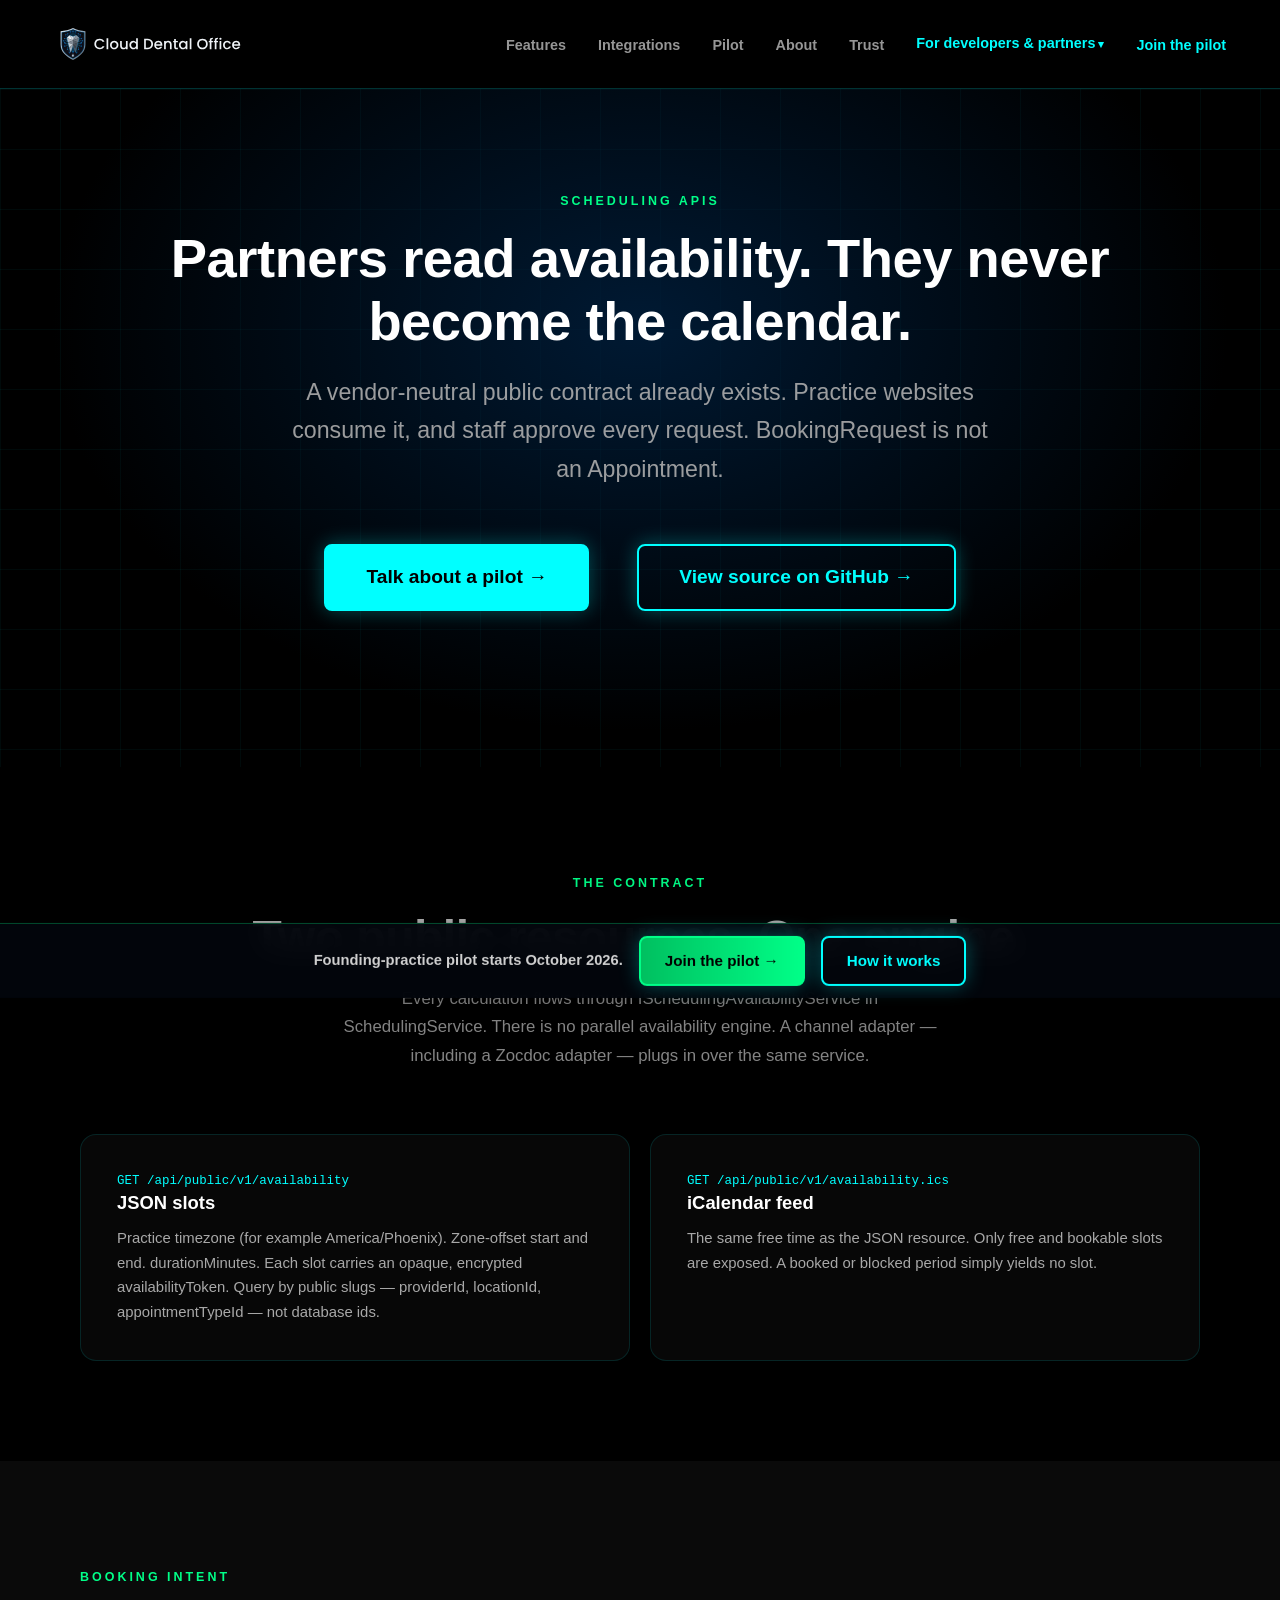
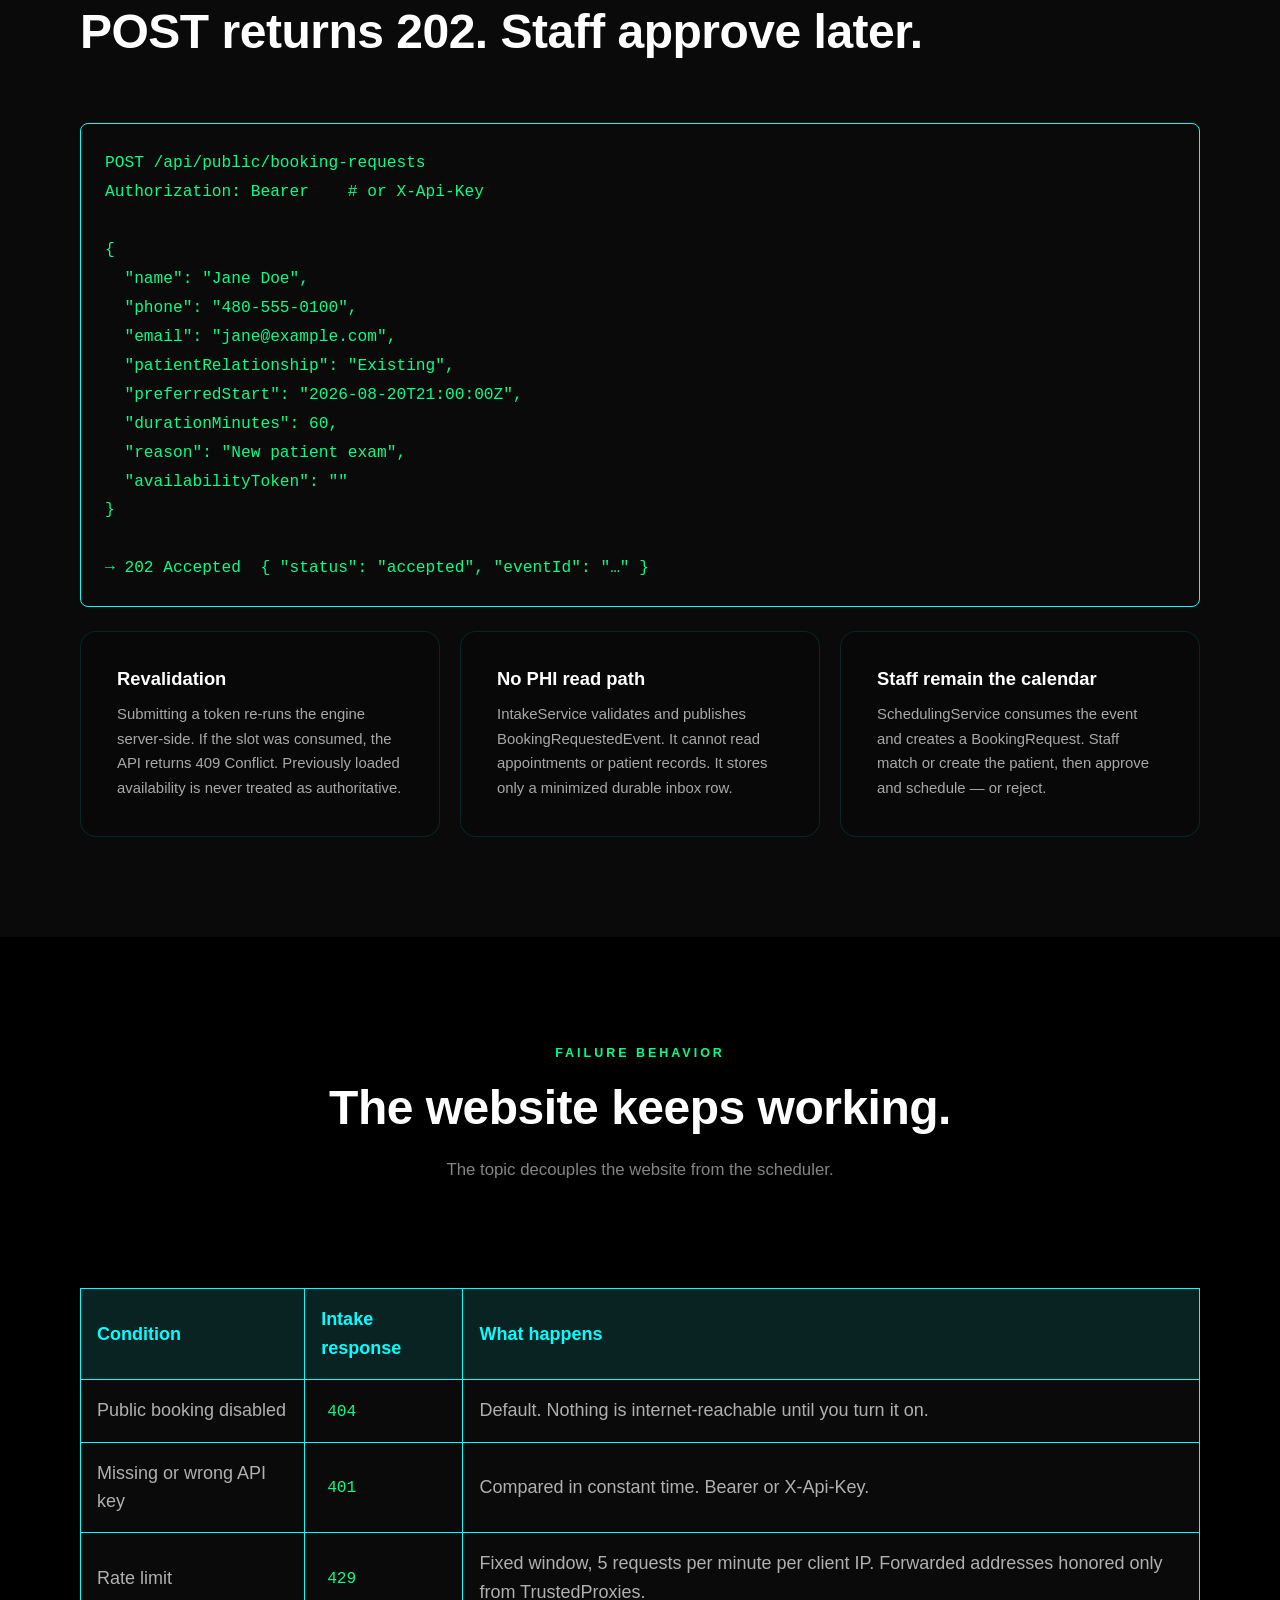
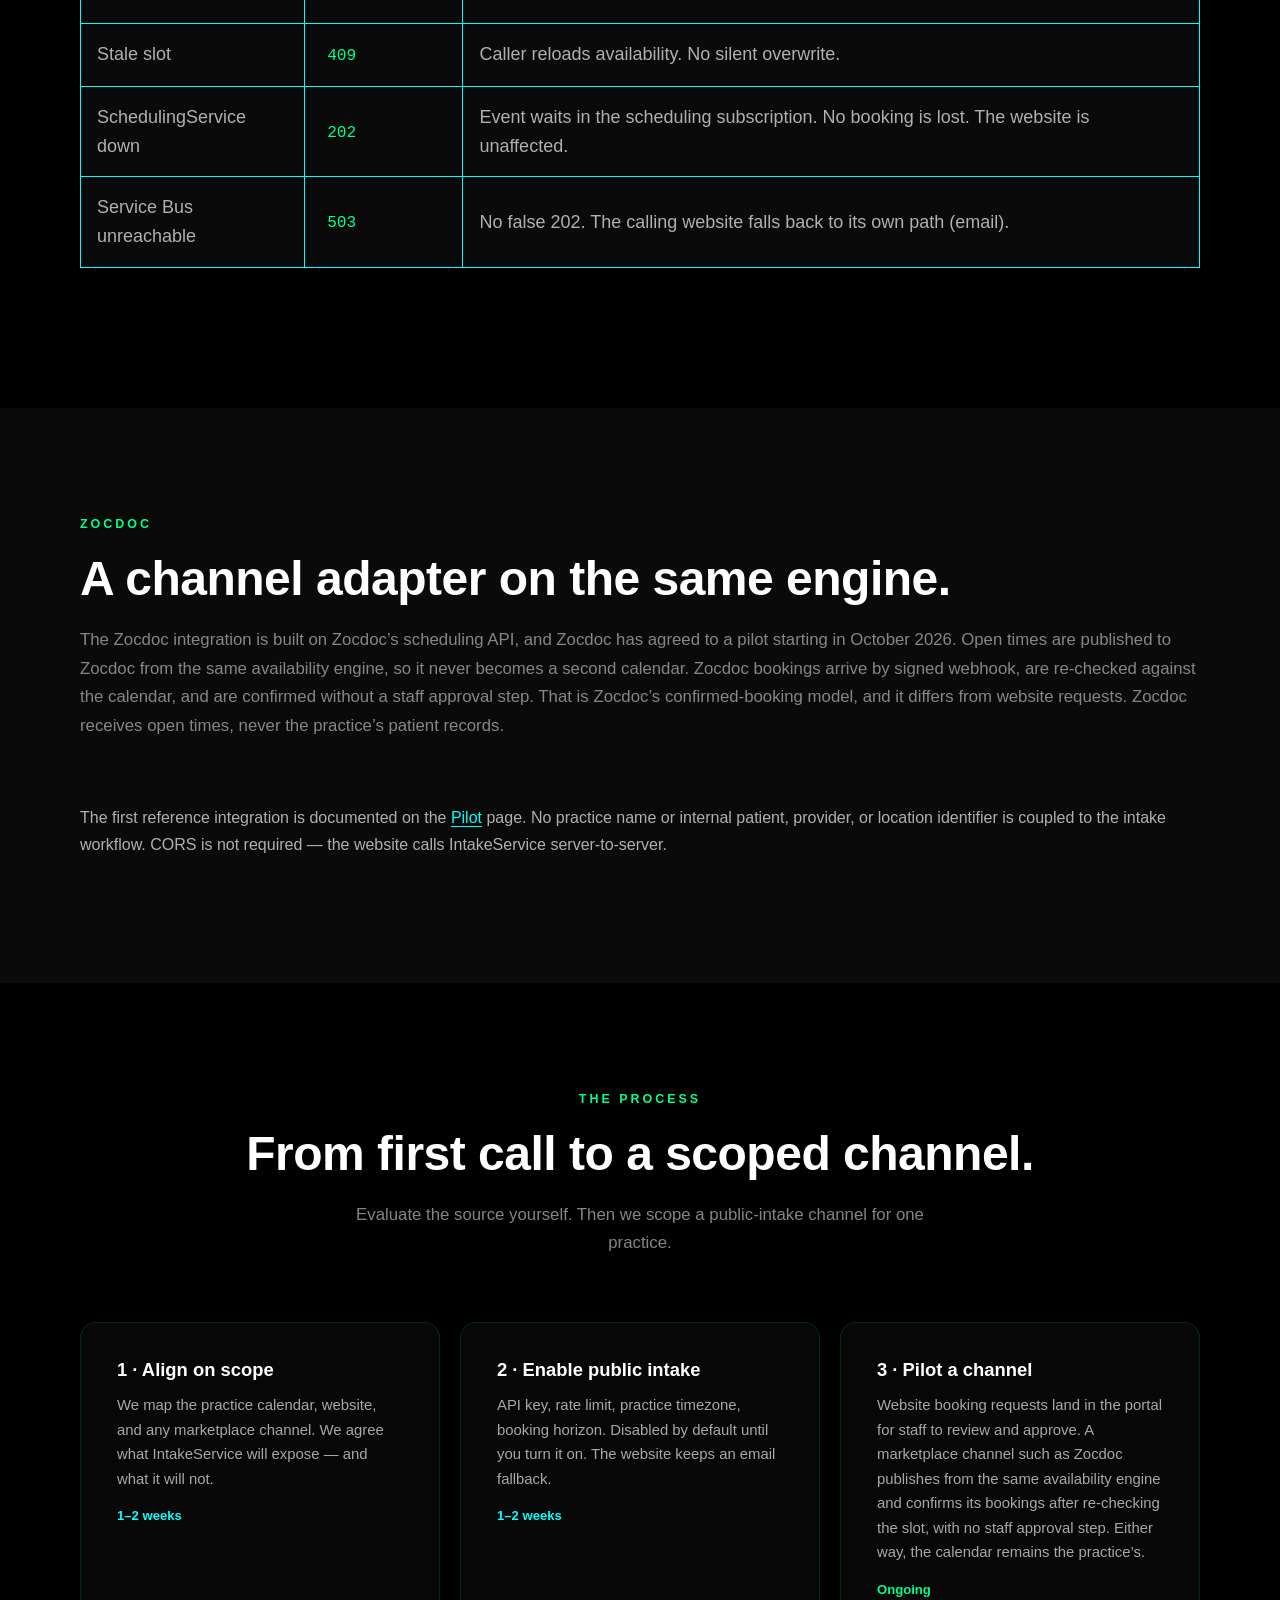
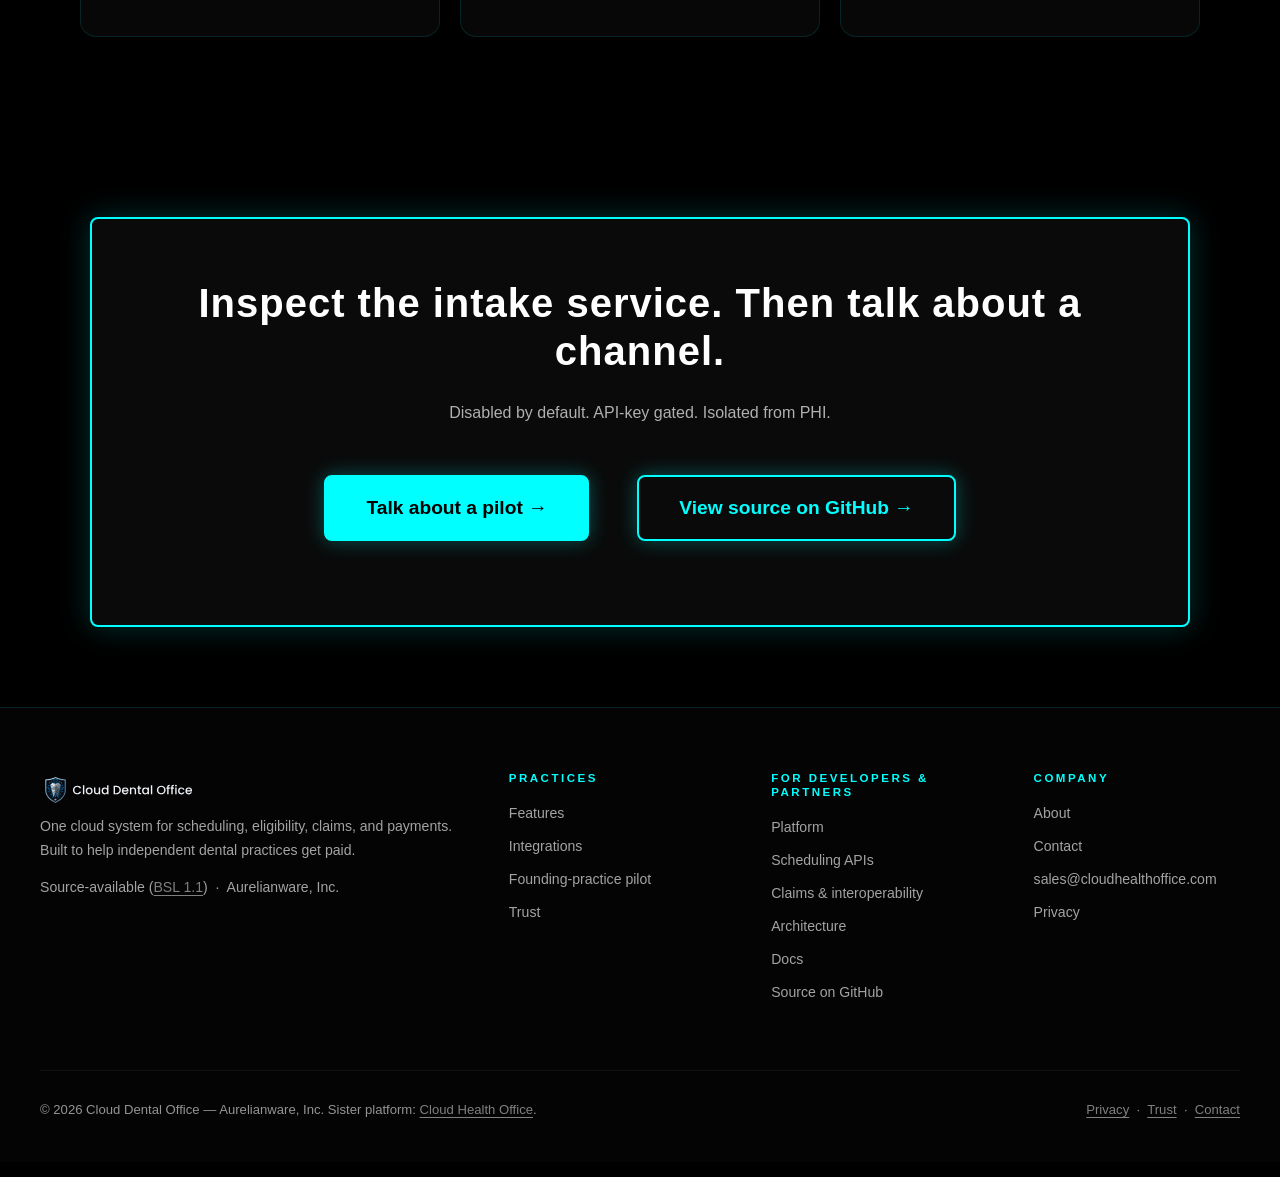
<file: scheduling.html>
<!DOCTYPE html>
<html lang="en">
<head>
  <meta charset="UTF-8" />
  <meta name="viewport" content="width=device-width, initial-scale=1.0" />
  <title>Dental online scheduling and booking API — Cloud Dental Office</title>
  <meta name="description" content="Vendor-neutral public availability and booking intake. GET slots with opaque tokens. POST booking-requests returns 202. Zocdoc is a channel adapter, not a second calendar." />
  <link rel="canonical" href="https://clouddental.io/scheduling" />
  <link rel="icon" href="/favicon.ico" sizes="48x48" />
  <link rel="icon" type="image/svg+xml" href="/favicon.svg" />
  <link rel="apple-touch-icon" href="/apple-touch-icon.png" />
  <link rel="manifest" href="/site.webmanifest" />
  <meta name="theme-color" content="#000000" />
  <meta name="color-scheme" content="dark" />
  <meta property="og:type" content="website" />
  <meta property="og:site_name" content="Cloud Dental Office" />
  <meta property="og:url" content="https://clouddental.io/scheduling" />
  <meta property="og:title" content="Dental online scheduling and booking API — Cloud Dental Office" />
  <meta property="og:description" content="Vendor-neutral public availability and booking intake. GET slots with opaque tokens. POST booking-requests returns 202. Zocdoc is a channel adapter, not a second calendar." />
  <meta property="og:image" content="https://clouddental.io/graphics/og-image.png" />
  <meta property="og:image:width" content="1200" />
  <meta property="og:image:height" content="630" />
  <meta property="og:image:alt" content="Cloud Dental Office" />
  <meta name="twitter:card" content="summary_large_image" />
  <meta name="twitter:title" content="Dental online scheduling and booking API — Cloud Dental Office" />
  <meta name="twitter:description" content="Vendor-neutral public availability and booking intake. GET slots with opaque tokens. POST booking-requests returns 202. Zocdoc is a channel adapter, not a second calendar." />
  <meta name="twitter:image" content="https://clouddental.io/graphics/og-image.png" />
  <script type="application/ld+json">
  {
    "@context": "https://schema.org",
    "@graph": [
      {
        "@type": "Organization",
        "@id": "https://clouddental.io/#organization",
        "name": "Aurelianware, Inc.",
        "url": "https://clouddental.io/",
        "logo": "https://clouddental.io/icon-512.png",
        "email": "sales@cloudhealthoffice.com",
        "founder": {
          "@type": "Person",
          "@id": "https://clouddental.io/about#mark-phillips",
          "name": "Mark Phillips",
          "jobTitle": "Founder",
          "url": "https://clouddental.io/about",
          "sameAs": [
            "https://www.linkedin.com/in/mark-phillips-b607149"
          ]
        },
        "address": {
          "@type": "PostalAddress",
          "streetAddress": "1111B S Governors Ave, STE 42257",
          "addressLocality": "Dover",
          "addressRegion": "DE",
          "addressCountry": "US"
        },
        "sameAs": [
          "https://github.com/aurelianware",
          "https://cloudhealthoffice.com/"
        ]
      },
      {
        "@type": "WebSite",
        "@id": "https://clouddental.io/#website",
        "name": "Cloud Dental Office",
        "alternateName": ["Cloud Dental", "clouddental", "clouddental.io"],
        "url": "https://clouddental.io/",
        "publisher": {
          "@id": "https://clouddental.io/#organization"
        }
      },
      {
        "@type": "SoftwareApplication",
        "@id": "https://clouddental.io/#software",
        "name": "Cloud Dental Office",
        "applicationCategory": "BusinessApplication",
        "applicationSubCategory": "Dental practice management",
        "operatingSystem": "Web browser",
        "url": "https://clouddental.io/",
        "image": "https://clouddental.io/graphics/og-image.png",
        "description": "One cloud system for scheduling, eligibility, claims, and payments that helps independent dental practices get paid faster.",
        "license": "https://github.com/aurelianware/clouddentaloffice/blob/main/LICENSE",
        "publisher": {
          "@id": "https://clouddental.io/#organization"
        },
        "sameAs": [
          "https://github.com/aurelianware/clouddentaloffice"
        ]
      }
    ]
  }
  </script>
  <link rel="stylesheet" href="/css/sentinel.css?v=ce16647e" />
  <link rel="stylesheet" href="/css/conversion.css?v=aafaa3a4" />
  <script src="/js/mobile-nav.js?v=488e7d25" defer></script>
</head>
<body>
  <a href="#main-content" class="skip-to-main">Skip to main content</a>
  <nav aria-label="Main">
    <div class="nav-inner">
      <a href="/" class="nav-logo">
        <picture>
          <source media="(max-width: 329px)" srcset="/graphics/brand/cdo-icon.svg" width="400" height="480" />
          <img src="/graphics/brand/cdo-logo-horizontal-dark-bg.svg" alt="Cloud Dental Office" class="nav-logo-img" width="1278" height="294" />
        </picture>
      </a>
      <div class="nav-right">
        <button class="mobile-menu-toggle" aria-label="Toggle navigation menu" aria-expanded="false" aria-controls="mainNav" id="mobileMenuToggle">&#9776;</button>
        <ul id="mainNav">
          <li><a href="/features">Features</a></li>
          <li><a href="/integrations">Integrations</a></li>
          <li><a href="/pilot">Pilot</a></li>
          <li><a href="/about">About</a></li>
          <li><a href="/trust">Trust</a></li>
          <li class="nav-group">
            <button type="button" class="nav-group__toggle is-current" aria-expanded="false" aria-controls="devMenu">For developers &amp; partners</button>
            <ul class="nav-group__menu" id="devMenu">
              <li><a href="/platform">Platform</a></li>
              <li><a href="/scheduling" aria-current="page">Scheduling APIs</a></li>
              <li><a href="/claims">Claims &amp; interoperability</a></li>
              <li><a href="/architecture">Architecture</a></li>
              <li><a href="/docs">Docs</a></li>
              <li><a href="https://github.com/aurelianware/clouddentaloffice" target="_blank" rel="noopener noreferrer">Source on GitHub</a></li>
            </ul>
          </li>
          <li><a href="/contact" class="nav-cta">Join the pilot</a></li>
        </ul>
      </div>
    </div>
  </nav>
  <main id="main-content">

    <header class="hero-section" style="min-height:auto; padding:96px 24px 72px;" aria-label="Scheduling APIs">
      <div class="hero-circuit-bg" aria-hidden="true"></div>
      <div class="hero-radial" aria-hidden="true"></div>
      <div class="hero-content">
        <span class="section-eyebrow">Scheduling APIs</span>
        <h1 class="section-title" style="font-size:clamp(2.2rem,4.5vw,3.4rem);">Partners read availability. They never become the calendar.</h1>
        <p class="hero-subheadline" style="margin-bottom:32px;">A vendor-neutral public contract already exists. Practice websites consume it, and staff approve every request. BookingRequest is not an Appointment.</p>
        <div class="hero-cta">
        <a href="/contact" class="button">Talk about a pilot &rarr;</a>
        <a href="https://github.com/aurelianware/clouddentaloffice" class="button button-secondary" target="_blank" rel="noopener noreferrer">View source on GitHub &rarr;</a>
      </div>
      </div>
    </header>
    <section>
      <div class="section-wrapper">
        <div class="section-header">
          <span class="section-eyebrow">The contract</span>
          <h2 class="section-title">Two public resources. One engine.</h2>
          <p class="section-subtitle">Every calculation flows through ISchedulingAvailabilityService in SchedulingService. There is no parallel availability engine. A channel adapter — including a Zocdoc adapter — plugs in over the same service.</p>
        </div>
        <div class="feature-grid">
          <div class="feature-card">
            <p style="font-family:ui-monospace,monospace; font-size:0.78rem; color:#00ffff;">GET /api/public/v1/availability</p>
            <h3>JSON slots</h3>
            <p>Practice timezone (for example America/Phoenix). Zone-offset start and end. durationMinutes. Each slot carries an opaque, encrypted availabilityToken. Query by public slugs — providerId, locationId, appointmentTypeId — not database ids.</p>
          </div>
          <div class="feature-card">
            <p style="font-family:ui-monospace,monospace; font-size:0.78rem; color:#00ffff;">GET /api/public/v1/availability.ics</p>
            <h3>iCalendar feed</h3>
            <p>The same free time as the JSON resource. Only free and bookable slots are exposed. A booked or blocked period simply yields no slot.</p>
          </div>
        </div>
      </div>
    </section>
    <section style="background:#0a0a0a;">
      <div class="section-wrapper">
        <div class="section-header" style="text-align:left;">
          <span class="section-eyebrow">Booking intent</span>
          <h2 class="section-title">POST returns 202. Staff approve later.</h2>
        </div>
        <pre><code>POST /api/public/booking-requests
Authorization: Bearer <key>   # or X-Api-Key

{
  "name": "Jane Doe",
  "phone": "480-555-0100",
  "email": "jane@example.com",
  "patientRelationship": "Existing",
  "preferredStart": "2026-08-20T21:00:00Z",
  "durationMinutes": 60,
  "reason": "New patient exam",
  "availabilityToken": "<opaque>"
}

→ 202 Accepted  { "status": "accepted", "eventId": "…" }</code></pre>
        <div class="feature-grid">
          <div class="feature-card"><h3>Revalidation</h3><p>Submitting a token re-runs the engine server-side. If the slot was consumed, the API returns 409 Conflict. Previously loaded availability is never treated as authoritative.</p></div>
          <div class="feature-card"><h3>No PHI read path</h3><p>IntakeService validates and publishes BookingRequestedEvent. It cannot read appointments or patient records. It stores only a minimized durable inbox row.</p></div>
          <div class="feature-card"><h3>Staff remain the calendar</h3><p>SchedulingService consumes the event and creates a BookingRequest. Staff match or create the patient, then approve and schedule — or reject.</p></div>
        </div>
      </div>
    </section>
    <section>
      <div class="section-wrapper">
        <div class="section-header">
          <span class="section-eyebrow">Failure behavior</span>
          <h2 class="section-title">The website keeps working.</h2>
          <p class="section-subtitle">The topic decouples the website from the scheduler.</p>
        </div>
        <div style="overflow-x:auto;">
          <table>
            <thead><tr><th>Condition</th><th>Intake response</th><th>What happens</th></tr></thead>
            <tbody>
              <tr><td>Public booking disabled</td><td><code>404</code></td><td>Default. Nothing is internet-reachable until you turn it on.</td></tr>
              <tr><td>Missing or wrong API key</td><td><code>401</code></td><td>Compared in constant time. Bearer or X-Api-Key.</td></tr>
              <tr><td>Rate limit</td><td><code>429</code></td><td>Fixed window, 5 requests per minute per client IP. Forwarded addresses honored only from TrustedProxies.</td></tr>
              <tr><td>Stale slot</td><td><code>409</code></td><td>Caller reloads availability. No silent overwrite.</td></tr>
              <tr><td>SchedulingService down</td><td><code>202</code></td><td>Event waits in the scheduling subscription. No booking is lost. The website is unaffected.</td></tr>
              <tr><td>Service Bus unreachable</td><td><code>503</code></td><td>No false 202. The calling website falls back to its own path (email).</td></tr>
            </tbody>
          </table>
        </div>
      </div>
    </section>
    <section style="background:#0a0a0a;">
      <div class="section-wrapper">
        <div class="section-header" style="text-align:left;">
          <span class="section-eyebrow">Zocdoc</span>
          <h2 class="section-title">A channel adapter on the same engine.</h2>
          <p class="section-subtitle" style="margin:0; max-width:none;">The Zocdoc integration is built on Zocdoc&rsquo;s scheduling API, and Zocdoc has agreed to a pilot starting in October 2026. Open times are published to Zocdoc from the same availability engine, so it never becomes a second calendar. Zocdoc bookings arrive by signed webhook, are re-checked against the calendar, and are confirmed without a staff approval step. That is Zocdoc&rsquo;s confirmed-booking model, and it differs from website requests. Zocdoc receives open times, never the practice&rsquo;s patient records.</p>
        </div>
        <p>The first reference integration is documented on the <a href="/pilot">Pilot</a> page. No practice name or internal patient, provider, or location identifier is coupled to the intake workflow. CORS is not required — the website calls IntakeService server-to-server.</p>
      </div>
    </section>
    <section>
      <div class="section-wrapper">
        <div class="section-header">
          <span class="section-eyebrow">The process</span>
          <h2 class="section-title">From first call to a scoped channel.</h2>
          <p class="section-subtitle">Evaluate the source yourself. Then we scope a public-intake channel for one practice.</p>
        </div>
        <div class="feature-grid">
          <div class="feature-card"><h3>1 · Align on scope</h3><p>We map the practice calendar, website, and any marketplace channel. We agree what IntakeService will expose — and what it will not.</p><p style="color:#00ffff; font-size:0.82rem; font-weight:600; margin-top:14px;">1–2 weeks</p></div>
          <div class="feature-card"><h3>2 · Enable public intake</h3><p>API key, rate limit, practice timezone, booking horizon. Disabled by default until you turn it on. The website keeps an email fallback.</p><p style="color:#00ffff; font-size:0.82rem; font-weight:600; margin-top:14px;">1–2 weeks</p></div>
          <div class="feature-card"><h3>3 · Pilot a channel</h3><p>Website booking requests land in the portal for staff to review and approve. A marketplace channel such as Zocdoc publishes from the same availability engine and confirms its bookings after re-checking the slot, with no staff approval step. Either way, the calendar remains the practice’s.</p><p style="color:#00ff88; font-size:0.82rem; font-weight:600; margin-top:14px;">Ongoing</p></div>
        </div>
      </div>
    </section>
    <section class="cta-section" style="margin:80px auto; max-width:1100px;">
      <h2 style="color:#fff; text-shadow:none;">Inspect the intake service. Then talk about a channel.</h2>
      <p>Disabled by default. API-key gated. Isolated from PHI.</p>
      <div class="hero-cta">
        <a href="/contact" class="button">Talk about a pilot &rarr;</a>
        <a href="https://github.com/aurelianware/clouddentaloffice" class="button button-secondary" target="_blank" rel="noopener noreferrer">View source on GitHub &rarr;</a>
      </div>
    </section>

  </main>
  <div id="stickyCta" class="sticky-cta" role="region" aria-label="Founding-practice pilot">
    <p class="sticky-cta__text">Founding-practice pilot starts October 2026.</p>
    <a href="/pilot" class="button sticky-cta__primary">Join the pilot &rarr;</a>
    <a href="/#how-it-works" class="button sticky-cta__secondary">How it works</a>
  </div>
  <footer class="site-footer">
    <div class="footer-inner">
      <div class="footer-grid">
        <div class="footer-brand">
          <a href="/" class="footer-logo"><img src="/graphics/brand/cdo-logo-horizontal-dark-bg.svg" alt="Cloud Dental Office" width="1278" height="294" /></a>
          <p>One cloud system for scheduling, eligibility, claims, and payments. Built to help independent dental practices get paid.</p>
          <p>Source-available (<a href="/trust#license">BSL 1.1</a>) &nbsp;&middot;&nbsp; Aurelianware, Inc.</p>
        </div>
        <div class="footer-col">
          <h2 class="footer-heading">Practices</h2>
          <ul>
            <li><a href="/features">Features</a></li>
            <li><a href="/integrations">Integrations</a></li>
            <li><a href="/pilot">Founding-practice pilot</a></li>
            <li><a href="/trust">Trust</a></li>
          </ul>
        </div>
        <div class="footer-col">
          <h2 class="footer-heading">For developers &amp; partners</h2>
          <ul>
            <li><a href="/platform">Platform</a></li>
            <li><a href="/scheduling">Scheduling APIs</a></li>
            <li><a href="/claims">Claims &amp; interoperability</a></li>
            <li><a href="/architecture">Architecture</a></li>
            <li><a href="/docs">Docs</a></li>
            <li><a href="https://github.com/aurelianware/clouddentaloffice" target="_blank" rel="noopener noreferrer">Source on GitHub</a></li>
          </ul>
        </div>
        <div class="footer-col">
          <h2 class="footer-heading">Company</h2>
          <ul>
            <li><a href="/about">About</a></li>
            <li><a href="/contact">Contact</a></li>
            <li><a href="mailto:sales@cloudhealthoffice.com">sales@cloudhealthoffice.com</a></li>
            <li><a href="/privacy">Privacy</a></li>
          </ul>
        </div>
      </div>
      <div class="footer-bottom">
        <p>&copy; 2026 Cloud Dental Office — Aurelianware, Inc. Sister platform: <a href="https://cloudhealthoffice.com" target="_blank" rel="noopener noreferrer">Cloud Health Office</a>.</p>
        <p><a href="/privacy">Privacy</a> &nbsp;&middot;&nbsp; <a href="/trust">Trust</a> &nbsp;&middot;&nbsp; <a href="/contact">Contact</a></p>
      </div>
    </div>
  </footer>
  <script src="/js/site.js?v=be3b5d1f" defer></script>
</body>
</html>
</file>
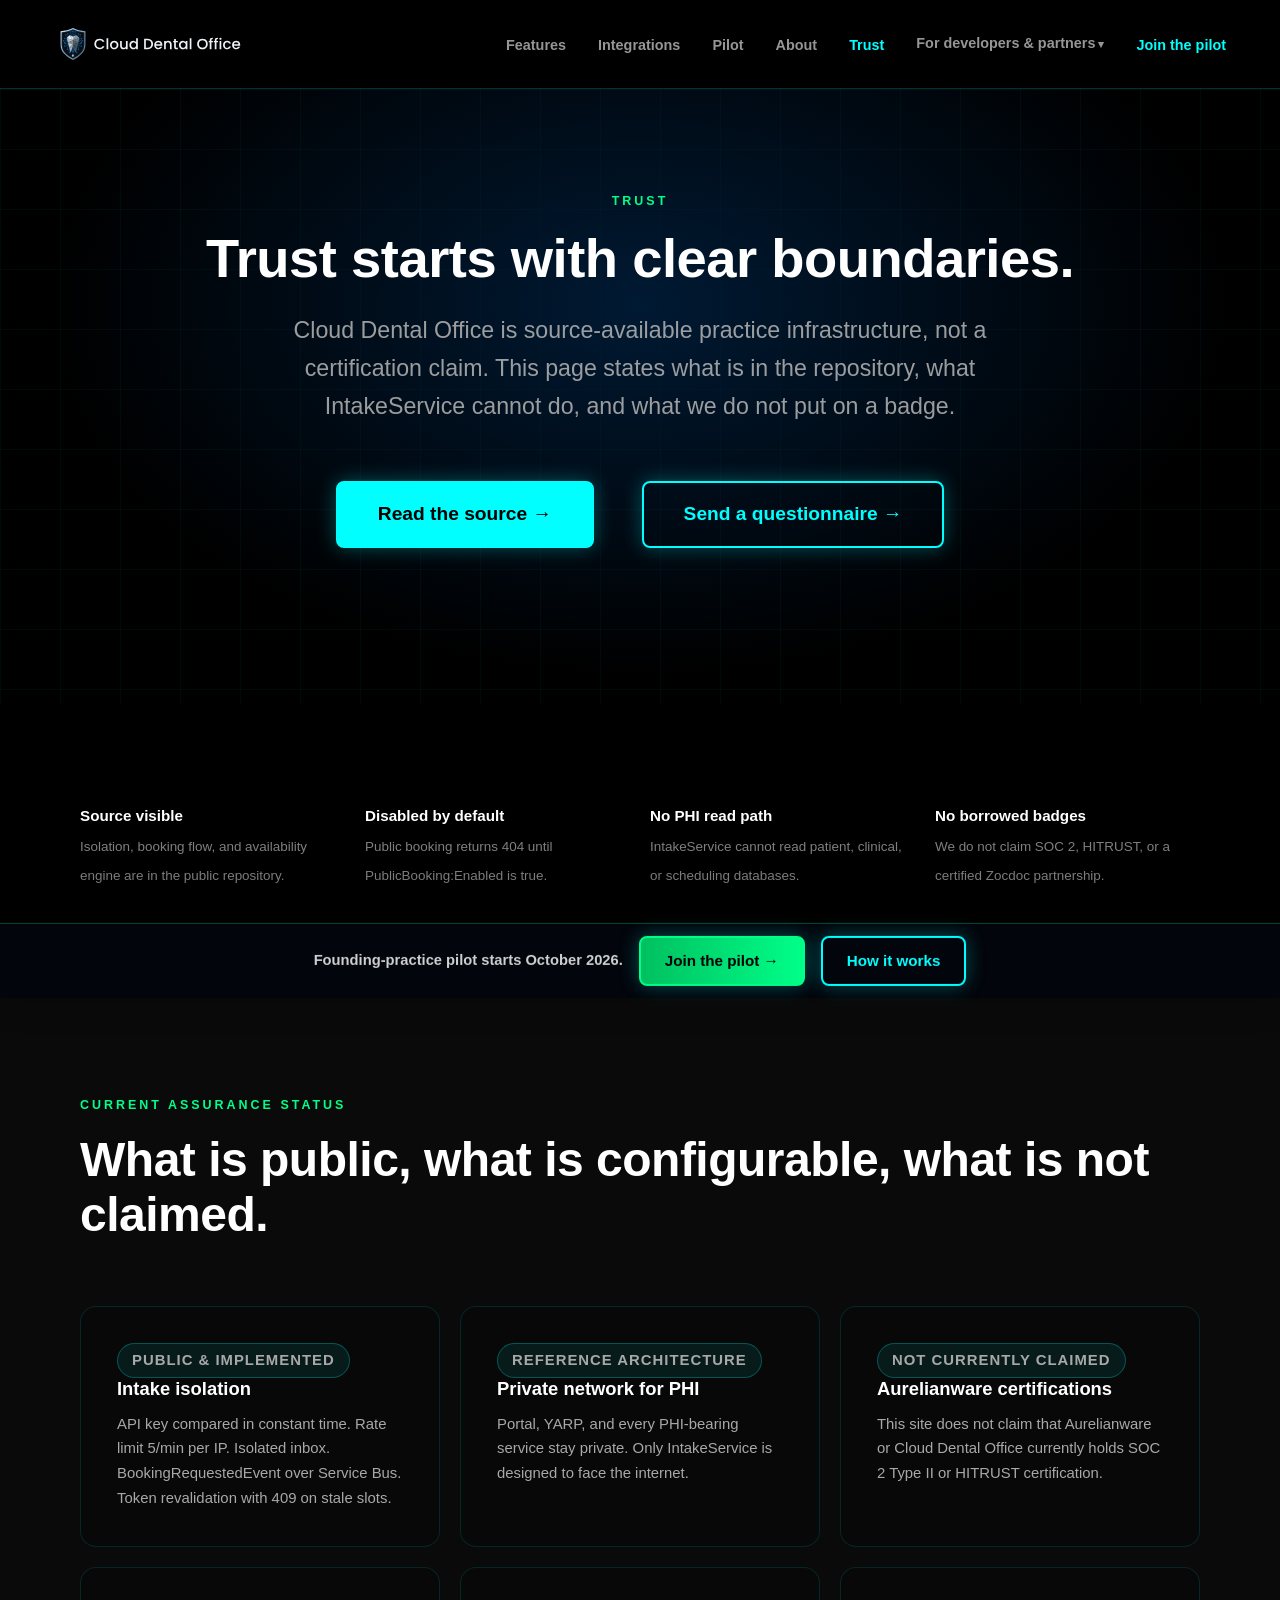
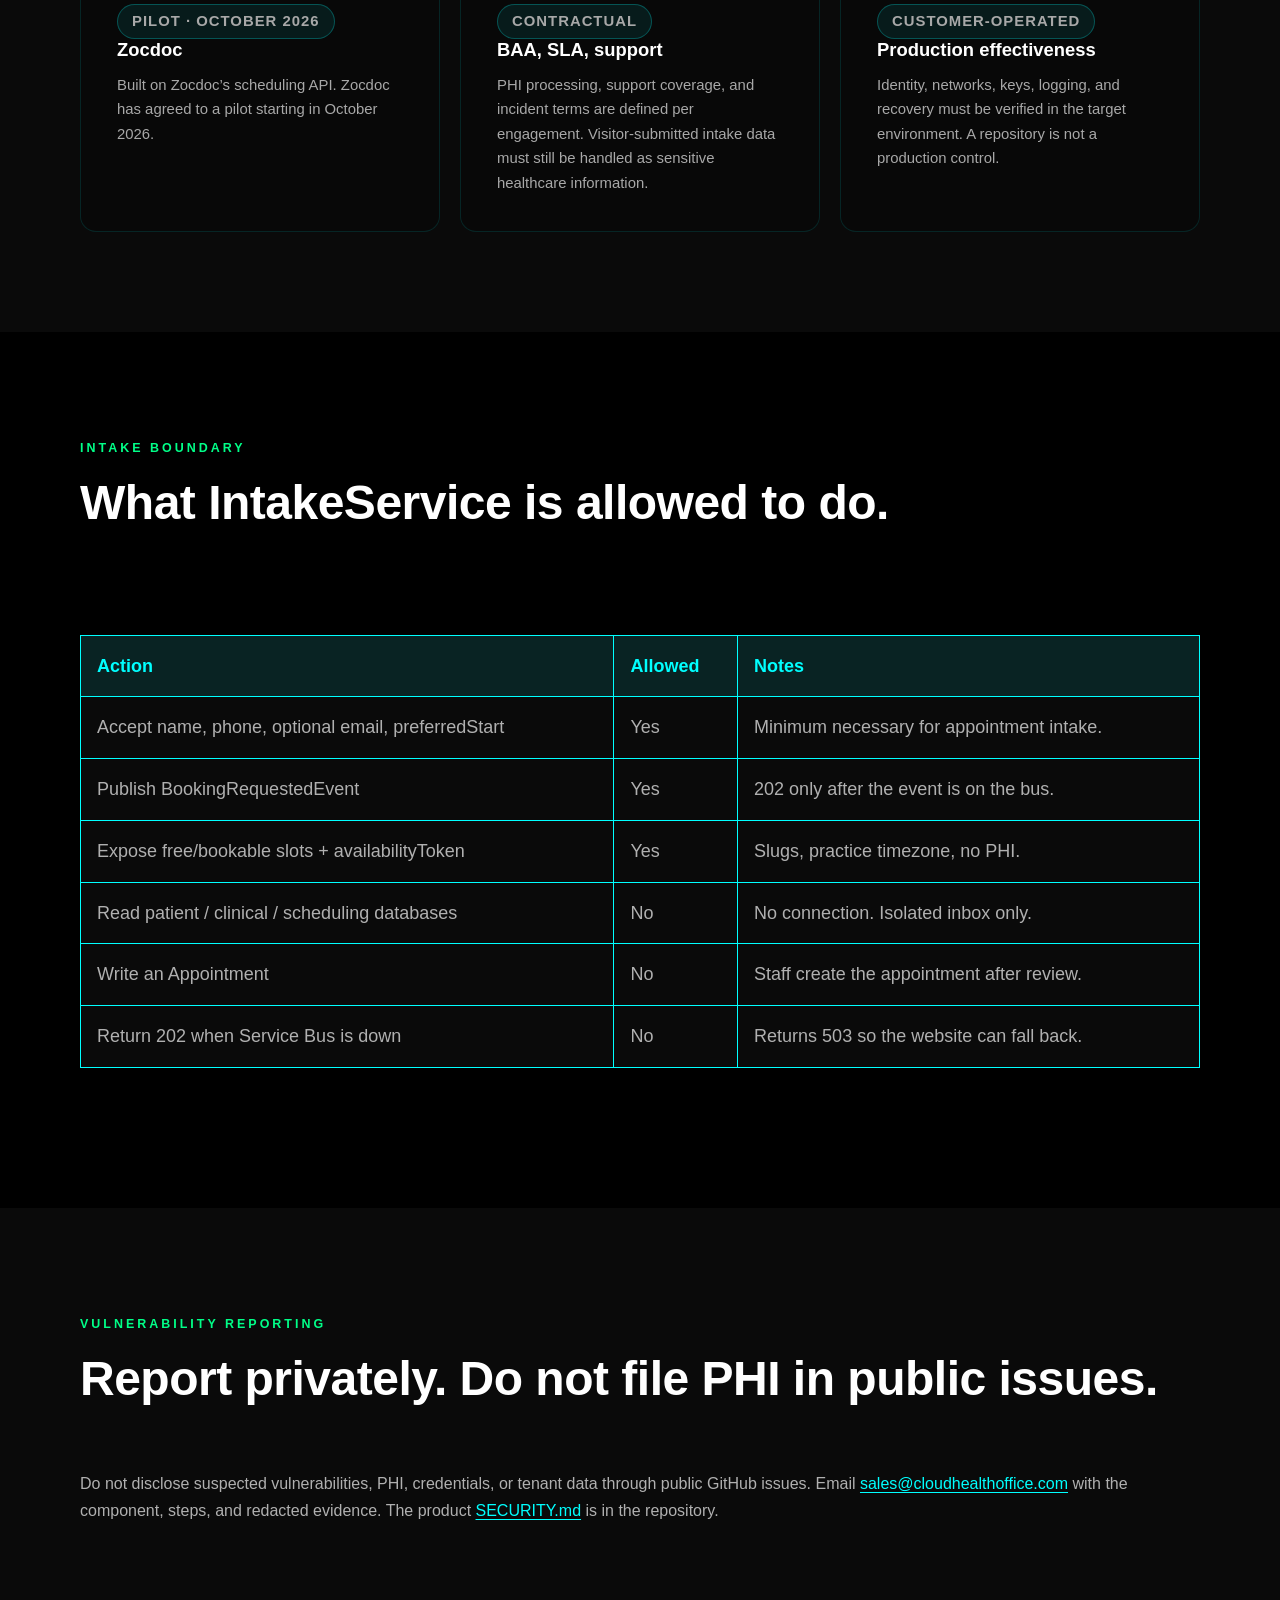
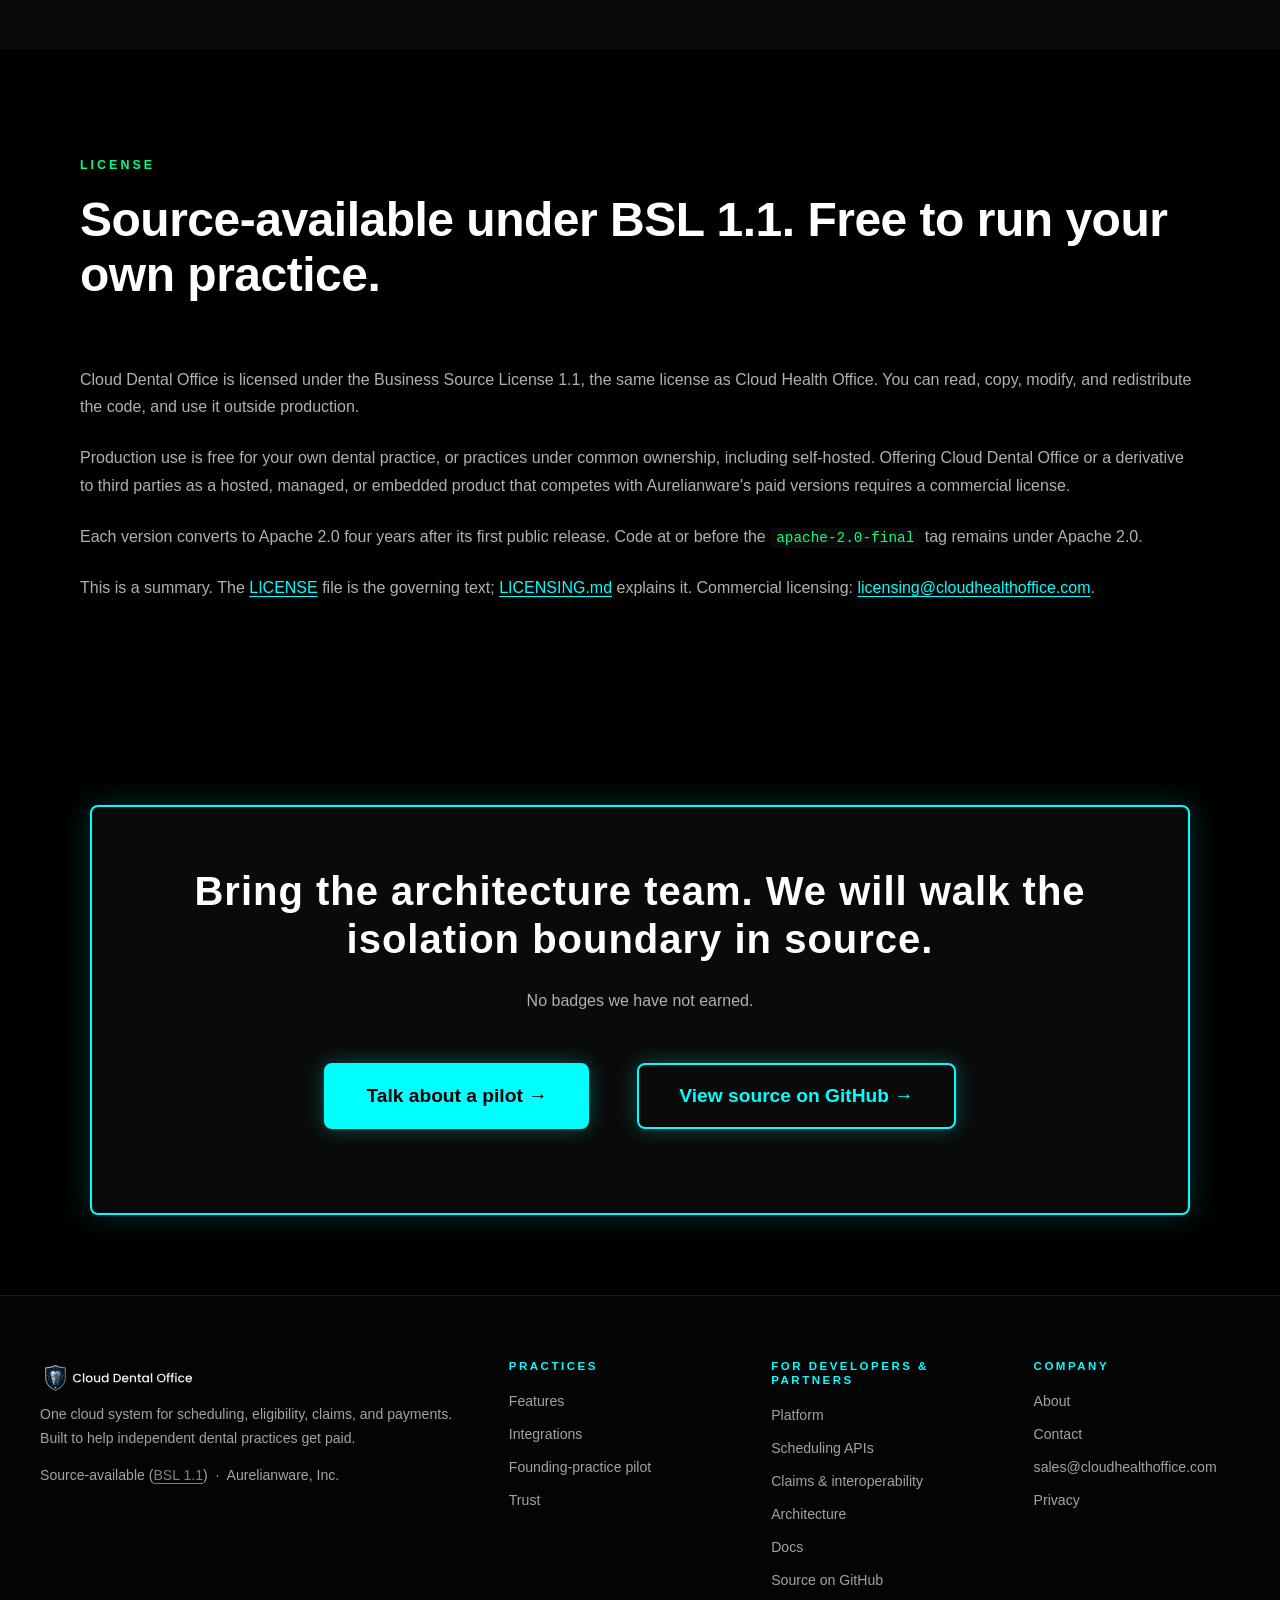
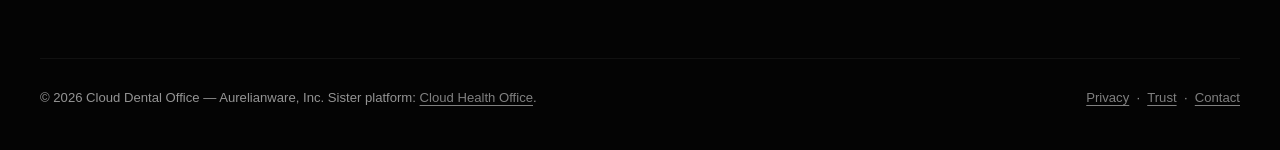
<file: trust.html>
<!DOCTYPE html>
<html lang="en">
<head>
  <meta charset="UTF-8" />
  <meta name="viewport" content="width=device-width, initial-scale=1.0" />
  <title>Trust — Cloud Dental Office</title>
  <meta name="description" content="Cloud Dental Office does not claim SOC 2 or HITRUST. IntakeService is isolated, disabled by default, API-key gated, and has no read path to PHI databases." />
  <link rel="canonical" href="https://clouddental.io/trust" />
  <link rel="icon" href="/favicon.ico" sizes="48x48" />
  <link rel="icon" type="image/svg+xml" href="/favicon.svg" />
  <link rel="apple-touch-icon" href="/apple-touch-icon.png" />
  <link rel="manifest" href="/site.webmanifest" />
  <meta name="theme-color" content="#000000" />
  <meta name="color-scheme" content="dark" />
  <meta property="og:type" content="website" />
  <meta property="og:site_name" content="Cloud Dental Office" />
  <meta property="og:url" content="https://clouddental.io/trust" />
  <meta property="og:title" content="Trust — Cloud Dental Office" />
  <meta property="og:description" content="Cloud Dental Office does not claim SOC 2 or HITRUST. IntakeService is isolated, disabled by default, API-key gated, and has no read path to PHI databases." />
  <meta property="og:image" content="https://clouddental.io/graphics/og-image.png" />
  <meta property="og:image:width" content="1200" />
  <meta property="og:image:height" content="630" />
  <meta property="og:image:alt" content="Cloud Dental Office" />
  <meta name="twitter:card" content="summary_large_image" />
  <meta name="twitter:title" content="Trust — Cloud Dental Office" />
  <meta name="twitter:description" content="Cloud Dental Office does not claim SOC 2 or HITRUST. IntakeService is isolated, disabled by default, API-key gated, and has no read path to PHI databases." />
  <meta name="twitter:image" content="https://clouddental.io/graphics/og-image.png" />
  <script type="application/ld+json">
  {
    "@context": "https://schema.org",
    "@graph": [
      {
        "@type": "Organization",
        "@id": "https://clouddental.io/#organization",
        "name": "Aurelianware, Inc.",
        "url": "https://clouddental.io/",
        "logo": "https://clouddental.io/icon-512.png",
        "email": "sales@cloudhealthoffice.com",
        "founder": {
          "@type": "Person",
          "@id": "https://clouddental.io/about#mark-phillips",
          "name": "Mark Phillips",
          "jobTitle": "Founder",
          "url": "https://clouddental.io/about",
          "sameAs": [
            "https://www.linkedin.com/in/mark-phillips-b607149"
          ]
        },
        "address": {
          "@type": "PostalAddress",
          "streetAddress": "1111B S Governors Ave, STE 42257",
          "addressLocality": "Dover",
          "addressRegion": "DE",
          "addressCountry": "US"
        },
        "sameAs": [
          "https://github.com/aurelianware",
          "https://cloudhealthoffice.com/"
        ]
      },
      {
        "@type": "WebSite",
        "@id": "https://clouddental.io/#website",
        "name": "Cloud Dental Office",
        "alternateName": ["Cloud Dental", "clouddental", "clouddental.io"],
        "url": "https://clouddental.io/",
        "publisher": {
          "@id": "https://clouddental.io/#organization"
        }
      },
      {
        "@type": "SoftwareApplication",
        "@id": "https://clouddental.io/#software",
        "name": "Cloud Dental Office",
        "applicationCategory": "BusinessApplication",
        "applicationSubCategory": "Dental practice management",
        "operatingSystem": "Web browser",
        "url": "https://clouddental.io/",
        "image": "https://clouddental.io/graphics/og-image.png",
        "description": "One cloud system for scheduling, eligibility, claims, and payments that helps independent dental practices get paid faster.",
        "license": "https://github.com/aurelianware/clouddentaloffice/blob/main/LICENSE",
        "publisher": {
          "@id": "https://clouddental.io/#organization"
        },
        "sameAs": [
          "https://github.com/aurelianware/clouddentaloffice"
        ]
      }
    ]
  }
  </script>
  <link rel="stylesheet" href="/css/sentinel.css?v=ce16647e" />
  <link rel="stylesheet" href="/css/conversion.css?v=aafaa3a4" />
  <script src="/js/mobile-nav.js?v=488e7d25" defer></script>
</head>
<body>
  <a href="#main-content" class="skip-to-main">Skip to main content</a>
  <nav aria-label="Main">
    <div class="nav-inner">
      <a href="/" class="nav-logo">
        <picture>
          <source media="(max-width: 329px)" srcset="/graphics/brand/cdo-icon.svg" width="400" height="480" />
          <img src="/graphics/brand/cdo-logo-horizontal-dark-bg.svg" alt="Cloud Dental Office" class="nav-logo-img" width="1278" height="294" />
        </picture>
      </a>
      <div class="nav-right">
        <button class="mobile-menu-toggle" aria-label="Toggle navigation menu" aria-expanded="false" aria-controls="mainNav" id="mobileMenuToggle">&#9776;</button>
        <ul id="mainNav">
          <li><a href="/features">Features</a></li>
          <li><a href="/integrations">Integrations</a></li>
          <li><a href="/pilot">Pilot</a></li>
          <li><a href="/about">About</a></li>
          <li><a href="/trust" aria-current="page">Trust</a></li>
          <li class="nav-group">
            <button type="button" class="nav-group__toggle" aria-expanded="false" aria-controls="devMenu">For developers &amp; partners</button>
            <ul class="nav-group__menu" id="devMenu">
              <li><a href="/platform">Platform</a></li>
              <li><a href="/scheduling">Scheduling APIs</a></li>
              <li><a href="/claims">Claims &amp; interoperability</a></li>
              <li><a href="/architecture">Architecture</a></li>
              <li><a href="/docs">Docs</a></li>
              <li><a href="https://github.com/aurelianware/clouddentaloffice" target="_blank" rel="noopener noreferrer">Source on GitHub</a></li>
            </ul>
          </li>
          <li><a href="/contact" class="nav-cta">Join the pilot</a></li>
        </ul>
      </div>
    </div>
  </nav>
  <main id="main-content">

    <header class="hero-section" style="min-height:auto; padding:96px 24px 72px;" aria-label="Trust">
      <div class="hero-circuit-bg" aria-hidden="true"></div>
      <div class="hero-radial" aria-hidden="true"></div>
      <div class="hero-content">
        <span class="section-eyebrow">Trust</span>
        <h1 class="section-title" style="font-size:clamp(2.2rem,4.5vw,3.4rem);">Trust starts with clear boundaries.</h1>
        <p class="hero-subheadline" style="margin-bottom:32px;">Cloud Dental Office is source-available practice infrastructure, not a certification claim. This page states what is in the repository, what IntakeService cannot do, and what we do not put on a badge.</p>
        <div class="hero-cta">
        <a href="https://github.com/aurelianware/clouddentaloffice" class="button" target="_blank" rel="noopener noreferrer">Read the source &rarr;</a>
        <a href="/contact" class="button button-secondary">Send a questionnaire &rarr;</a>
      </div>
      </div>
    </header>
    <section>
      <div class="section-wrapper">
        <div class="trust-strip__inner">
          <div class="trust-item"><div><strong>Source visible</strong><span>Isolation, booking flow, and availability engine are in the public repository.</span></div></div>
          <div class="trust-item"><div><strong>Disabled by default</strong><span>Public booking returns 404 until PublicBooking:Enabled is true.</span></div></div>
          <div class="trust-item"><div><strong>No PHI read path</strong><span>IntakeService cannot read patient, clinical, or scheduling databases.</span></div></div>
          <div class="trust-item"><div><strong>No borrowed badges</strong><span>We do not claim SOC 2, HITRUST, or a certified Zocdoc partnership.</span></div></div>
        </div>
      </div>
    </section>
    <section style="background:#0a0a0a;">
      <div class="section-wrapper">
        <div class="section-header" style="text-align:left;">
          <span class="section-eyebrow">Current assurance status</span>
          <h2 class="section-title">What is public, what is configurable, what is not claimed.</h2>
        </div>
        <div class="feature-grid">
          <div class="feature-card"><p class="case-card-tag">Public & implemented</p><h3>Intake isolation</h3><p>API key compared in constant time. Rate limit 5/min per IP. Isolated inbox. BookingRequestedEvent over Service Bus. Token revalidation with 409 on stale slots.</p></div>
          <div class="feature-card"><p class="case-card-tag">Reference architecture</p><h3>Private network for PHI</h3><p>Portal, YARP, and every PHI-bearing service stay private. Only IntakeService is designed to face the internet.</p></div>
          <div class="feature-card"><p class="case-card-tag">Not currently claimed</p><h3>Aurelianware certifications</h3><p>This site does not claim that Aurelianware or Cloud Dental Office currently holds SOC 2 Type II or HITRUST certification.</p></div>
          <div class="feature-card"><p class="case-card-tag">Pilot &middot; October 2026</p><h3>Zocdoc</h3><p>Built on Zocdoc&rsquo;s scheduling API. Zocdoc has agreed to a pilot starting in October 2026.</p></div>
          <div class="feature-card"><p class="case-card-tag">Contractual</p><h3>BAA, SLA, support</h3><p>PHI processing, support coverage, and incident terms are defined per engagement. Visitor-submitted intake data must still be handled as sensitive healthcare information.</p></div>
          <div class="feature-card"><p class="case-card-tag">Customer-operated</p><h3>Production effectiveness</h3><p>Identity, networks, keys, logging, and recovery must be verified in the target environment. A repository is not a production control.</p></div>
        </div>
      </div>
    </section>
    <section>
      <div class="section-wrapper">
        <div class="section-header" style="text-align:left;">
          <span class="section-eyebrow">Intake boundary</span>
          <h2 class="section-title">What IntakeService is allowed to do.</h2>
        </div>
        <div style="overflow-x:auto;">
          <table>
            <thead><tr><th>Action</th><th>Allowed</th><th>Notes</th></tr></thead>
            <tbody>
              <tr><td>Accept name, phone, optional email, preferredStart</td><td>Yes</td><td>Minimum necessary for appointment intake.</td></tr>
              <tr><td>Publish BookingRequestedEvent</td><td>Yes</td><td>202 only after the event is on the bus.</td></tr>
              <tr><td>Expose free/bookable slots + availabilityToken</td><td>Yes</td><td>Slugs, practice timezone, no PHI.</td></tr>
              <tr><td>Read patient / clinical / scheduling databases</td><td>No</td><td>No connection. Isolated inbox only.</td></tr>
              <tr><td>Write an Appointment</td><td>No</td><td>Staff create the appointment after review.</td></tr>
              <tr><td>Return 202 when Service Bus is down</td><td>No</td><td>Returns 503 so the website can fall back.</td></tr>
            </tbody>
          </table>
        </div>
      </div>
    </section>
    <section style="background:#0a0a0a;">
      <div class="section-wrapper">
        <div class="section-header" style="text-align:left;">
          <span class="section-eyebrow">Vulnerability reporting</span>
          <h2 class="section-title">Report privately. Do not file PHI in public issues.</h2>
        </div>
        <p>Do not disclose suspected vulnerabilities, PHI, credentials, or tenant data through public GitHub issues. Email <a href="mailto:sales@cloudhealthoffice.com">sales@cloudhealthoffice.com</a> with the component, steps, and redacted evidence. The product <a href="https://github.com/aurelianware/clouddentaloffice/blob/main/SECURITY.md" target="_blank" rel="noopener noreferrer">SECURITY.md</a> is in the repository.</p>
      </div>
    </section>
    <section id="license">
      <div class="section-wrapper">
        <div class="section-header" style="text-align:left;">
          <span class="section-eyebrow">License</span>
          <h2 class="section-title">Source-available under BSL 1.1. Free to run your own practice.</h2>
        </div>
        <p>Cloud Dental Office is licensed under the Business Source License 1.1, the same license as Cloud Health Office. You can read, copy, modify, and redistribute the code, and use it outside production.</p>
        <p>Production use is free for your own dental practice, or practices under common ownership, including self-hosted. Offering Cloud Dental Office or a derivative to third parties as a hosted, managed, or embedded product that competes with Aurelianware's paid versions requires a commercial license.</p>
        <p>Each version converts to Apache 2.0 four years after its first public release. Code at or before the <code>apache-2.0-final</code> tag remains under Apache 2.0.</p>
        <p>This is a summary. The <a href="https://github.com/aurelianware/clouddentaloffice/blob/main/LICENSE" target="_blank" rel="noopener noreferrer">LICENSE</a> file is the governing text; <a href="https://github.com/aurelianware/clouddentaloffice/blob/main/LICENSING.md" target="_blank" rel="noopener noreferrer">LICENSING.md</a> explains it. Commercial licensing: <a href="mailto:licensing@cloudhealthoffice.com">licensing@cloudhealthoffice.com</a>.</p>
      </div>
    </section>
    <section class="cta-section" style="margin:80px auto; max-width:1100px;">
      <h2 style="color:#fff; text-shadow:none;">Bring the architecture team. We will walk the isolation boundary in source.</h2>
      <p>No badges we have not earned.</p>
      <div class="hero-cta">
        <a href="/contact" class="button">Talk about a pilot &rarr;</a>
        <a href="https://github.com/aurelianware/clouddentaloffice" class="button button-secondary" target="_blank" rel="noopener noreferrer">View source on GitHub &rarr;</a>
      </div>
    </section>

  </main>
  <div id="stickyCta" class="sticky-cta" role="region" aria-label="Founding-practice pilot">
    <p class="sticky-cta__text">Founding-practice pilot starts October 2026.</p>
    <a href="/pilot" class="button sticky-cta__primary">Join the pilot &rarr;</a>
    <a href="/#how-it-works" class="button sticky-cta__secondary">How it works</a>
  </div>
  <footer class="site-footer">
    <div class="footer-inner">
      <div class="footer-grid">
        <div class="footer-brand">
          <a href="/" class="footer-logo"><img src="/graphics/brand/cdo-logo-horizontal-dark-bg.svg" alt="Cloud Dental Office" width="1278" height="294" /></a>
          <p>One cloud system for scheduling, eligibility, claims, and payments. Built to help independent dental practices get paid.</p>
          <p>Source-available (<a href="/trust#license">BSL 1.1</a>) &nbsp;&middot;&nbsp; Aurelianware, Inc.</p>
        </div>
        <div class="footer-col">
          <h2 class="footer-heading">Practices</h2>
          <ul>
            <li><a href="/features">Features</a></li>
            <li><a href="/integrations">Integrations</a></li>
            <li><a href="/pilot">Founding-practice pilot</a></li>
            <li><a href="/trust">Trust</a></li>
          </ul>
        </div>
        <div class="footer-col">
          <h2 class="footer-heading">For developers &amp; partners</h2>
          <ul>
            <li><a href="/platform">Platform</a></li>
            <li><a href="/scheduling">Scheduling APIs</a></li>
            <li><a href="/claims">Claims &amp; interoperability</a></li>
            <li><a href="/architecture">Architecture</a></li>
            <li><a href="/docs">Docs</a></li>
            <li><a href="https://github.com/aurelianware/clouddentaloffice" target="_blank" rel="noopener noreferrer">Source on GitHub</a></li>
          </ul>
        </div>
        <div class="footer-col">
          <h2 class="footer-heading">Company</h2>
          <ul>
            <li><a href="/about">About</a></li>
            <li><a href="/contact">Contact</a></li>
            <li><a href="mailto:sales@cloudhealthoffice.com">sales@cloudhealthoffice.com</a></li>
            <li><a href="/privacy">Privacy</a></li>
          </ul>
        </div>
      </div>
      <div class="footer-bottom">
        <p>&copy; 2026 Cloud Dental Office — Aurelianware, Inc. Sister platform: <a href="https://cloudhealthoffice.com" target="_blank" rel="noopener noreferrer">Cloud Health Office</a>.</p>
        <p><a href="/privacy">Privacy</a> &nbsp;&middot;&nbsp; <a href="/trust">Trust</a> &nbsp;&middot;&nbsp; <a href="/contact">Contact</a></p>
      </div>
    </div>
  </footer>
  <script src="/js/site.js?v=be3b5d1f" defer></script>
</body>
</html>
</file>
<file: css/sentinel.css>
/* Cloud Health Office - Sentinel Theme CSS */
/* Absolute black backgrounds, holographic circuit veins, neon cyan/green accents */

/* === ROOT VARIABLES === */
:root {
  /* Colors - Sentinel Brand Identity */
  --absolute-black: #000000;
  --dark-gray: #0a0a0a;
  --medium-gray: #808080;
  --light-gray: #b0b0b0;
  --neon-cyan: #00ffff;
  --neon-green: #00ff88;
  --cyan-glow: rgba(0, 255, 255, 0.8);
  --green-glow: rgba(0, 255, 136, 0.8);

  /* Typography */
  --font-family: 'Segoe UI', -apple-system, BlinkMacSystemFont, sans-serif;
  --font-weight-normal: 400;
  --font-weight-bold: 700;
  
  /* Spacing */
  --spacing-xs: 8px;
  --spacing-sm: 16px;
  --spacing-md: 24px;
  --spacing-lg: 40px;
  --spacing-xl: 60px;
  
  /* Border Radius */
  --radius-sm: 4px;
  --radius-md: 8px;
  --radius-lg: 12px;
  --radius-xl: 16px;
}

/* === BASE STYLES === */
* {
  margin: 0;
  padding: 0;
  box-sizing: border-box;
}

html {
  scroll-behavior: smooth;
}

body {
  margin: 0;
  background: var(--absolute-black);
  color: var(--light-gray);
  font-family: var(--font-family);
  font-size: 18px;
  line-height: 1.6;
  -webkit-font-smoothing: antialiased;
  -moz-osx-font-smoothing: grayscale;
}

/* === TYPOGRAPHY === */
h1, h2, h3, h4, h5, h6 {
  font-family: var(--font-family);
  font-weight: var(--font-weight-bold);
  color: var(--neon-cyan);
  text-shadow: 0 0 20px var(--cyan-glow);
  margin-bottom: var(--spacing-md);
  line-height: 1.2;
}

h1 {
  font-size: 3.5rem;
  letter-spacing: 2px;
  margin-bottom: var(--spacing-lg);
}

h2 {
  font-size: 2.5rem;
  letter-spacing: 1px;
  margin-top: var(--spacing-xl);
  margin-bottom: var(--spacing-md);
}

h3 {
  font-size: 1.75rem;
  margin-top: var(--spacing-lg);
  margin-bottom: var(--spacing-sm);
}

h4 {
  font-size: 1.5rem;
  margin-top: var(--spacing-md);
  margin-bottom: var(--spacing-sm);
}

h5 {
  font-size: 1.25rem;
  margin-top: var(--spacing-md);
  margin-bottom: var(--spacing-xs);
}

h6 {
  font-size: 1.1rem;
  margin-top: var(--spacing-sm);
  margin-bottom: var(--spacing-xs);
}

p {
  margin-bottom: var(--spacing-md);
  font-size: 1rem;
  line-height: 1.7;
}

a {
  color: var(--neon-cyan);
  text-decoration: none;
  transition: all 0.3s ease;
}

a:hover {
  color: var(--neon-green);
  text-shadow: 0 0 10px var(--cyan-glow);
}

a:focus {
  outline: 2px solid var(--neon-cyan);
  outline-offset: 4px;
}

/* === LAYOUT === */
.container {
  max-width: 1200px;
  margin: 0 auto;
  padding: var(--spacing-lg) var(--spacing-md);
}

.container-narrow {
  max-width: 800px;
  margin: 0 auto;
  padding: var(--spacing-lg) var(--spacing-md);
}

.section {
  padding: var(--spacing-xl) 0;
}

.text-center {
  text-align: center;
}

/* === HOLOGRAPHIC CIRCUIT VEINS === */
.circuit-veins {
  background-image: 
    linear-gradient(90deg, rgba(0, 255, 255, 0.03) 1px, transparent 1px),
    linear-gradient(rgba(0, 255, 255, 0.03) 1px, transparent 1px);
  background-size: 50px 50px;
}

/* === GLOW EFFECTS === */
.glow {
  color: var(--neon-cyan);
  text-shadow: 0 0 20px var(--cyan-glow);
}

.glow-green {
  color: var(--neon-green);
  text-shadow: 0 0 20px var(--green-glow);
}

.glow:hover,
.glow-green:hover {
  text-shadow: 0 0 30px var(--cyan-glow);
}

/* === BUTTONS === */
.button, .btn {
  display: inline-block;
  background: var(--neon-cyan);
  color: var(--absolute-black);
  padding: 16px 40px;
  font-size: 1.2rem;
  font-weight: var(--font-weight-bold);
  text-decoration: none;
  border-radius: var(--radius-md);
  margin: var(--spacing-md) var(--spacing-sm);
  border: 2px solid var(--neon-cyan);
  cursor: pointer;
  transition: all 0.3s ease;
  box-shadow: 0 0 20px rgba(0, 255, 255, 0.3);
}

.button:hover, .btn:hover {
  background: var(--absolute-black);
  color: var(--neon-cyan);
  box-shadow: 0 0 30px var(--cyan-glow);
  transform: translateY(-2px);
}

.button:focus, .btn:focus {
  outline: 3px solid var(--neon-cyan);
  outline-offset: 4px;
}

.button-secondary {
  background: transparent;
  color: var(--neon-cyan);
  border: 2px solid var(--neon-cyan);
}

.button-secondary:hover {
  background: var(--neon-cyan);
  color: var(--absolute-black);
}

.button-green {
  background: var(--neon-green);
  border-color: var(--neon-green);
  box-shadow: 0 0 20px rgba(0, 255, 136, 0.3);
}

.button-green:hover {
  background: var(--absolute-black);
  color: var(--neon-green);
  box-shadow: 0 0 30px var(--green-glow);
}

/* === CARDS === */
.card {
  background: var(--dark-gray);
  border: 1px solid var(--neon-cyan);
  border-radius: var(--radius-md);
  padding: var(--spacing-lg);
  margin-bottom: var(--spacing-lg);
  box-shadow: 0 0 20px rgba(0, 255, 255, 0.1);
  transition: all 0.3s ease;
}

.card:hover {
  border-color: var(--neon-green);
  box-shadow: 0 0 30px rgba(0, 255, 255, 0.2);
  transform: translateY(-4px);
}

.card h3 {
  margin-top: 0;
}

/* === HERO SECTION === */
.hero {
  background: var(--absolute-black);
  text-align: center;
  padding: var(--spacing-xl) 0;
  position: relative;
}

.hero::before {
  content: '';
  position: absolute;
  top: 0;
  left: 0;
  right: 0;
  bottom: 0;
  background-image: 
    linear-gradient(90deg, rgba(0, 255, 255, 0.03) 1px, transparent 1px),
    linear-gradient(rgba(0, 255, 255, 0.03) 1px, transparent 1px);
  background-size: 50px 50px;
  pointer-events: none;
}

.hero-content {
  position: relative;
  z-index: 1;
}

.hero img {
  max-width: 90%;
  height: auto;
  margin: var(--spacing-lg) 0;
}

.hero h1 {
  font-size: 4rem;
  margin: var(--spacing-md) 0;
}

.hero p {
  font-size: 1.5rem;
  opacity: 0.9;
}

.tagline {
  font-style: italic;
  color: var(--neon-green);
  font-size: 1.3rem;
  margin: var(--spacing-md) 0;
}

/* === NAVIGATION === */
nav {
  background: rgba(0, 0, 0, 0.92);
  backdrop-filter: blur(20px);
  -webkit-backdrop-filter: blur(20px);
  border-bottom: 1px solid rgba(0, 255, 255, 0.2);
  padding: 0;
  position: sticky;
  top: 0;
  z-index: 1000;
}

/* New: nav-inner layout for pages with logo */
.nav-inner {
  max-width: 1400px;
  margin: 0 auto;
  display: flex;
  align-items: center;
  justify-content: space-between;
  padding: 14px 40px;
}

.nav-logo {
  display: flex;
  align-items: center;
  gap: 14px;
  text-decoration: none;
  flex-shrink: 0;
}

/* Brand lockup (graphics/brand/cdo-logo-horizontal-dark-bg.svg, 1278x294).
   Height drives size; width follows the intrinsic aspect ratio. Below 330px the
   <picture> swaps in the shield alone (cdo-icon.svg). */
.nav-logo picture {
  display: block;
  line-height: 0;
}

.nav-logo-img {
  display: block;
  height: 44px;
  width: auto;
  border-radius: 0;
}

/* Category line beside the logo — locked message, shown on wide viewports. */
.nav-logo-tagline {
  font-size: 0.62rem;
  font-weight: 500;
  letter-spacing: 0.2px;
  line-height: 1.3;
  color: rgba(0, 255, 200, 0.7);
  max-width: 190px;
  padding-left: 14px;
  border-left: 1px solid rgba(0, 255, 255, 0.2);
}

@media (max-width: 1280px) {
  .nav-logo-tagline {
    display: none;
  }
}

.nav-right {
  display: flex;
  align-items: center;
  gap: 0;
}

nav ul {
  list-style: none;
  display: flex;
  justify-content: center;
  align-items: center;
  flex-wrap: wrap;
  gap: 4px;
  padding: 0;
  margin: 0;
}

nav li {
  margin: 0;
}

nav a {
  color: rgba(176, 176, 176, 0.85);
  font-weight: 600;
  font-size: 0.9rem;
  padding: 8px 14px;
  border-radius: var(--radius-sm);
  transition: all 0.3s ease;
}

nav a:hover {
  color: var(--neon-cyan);
  background: rgba(0, 255, 255, 0.08);
  text-shadow: 0 0 10px var(--cyan-glow);
}

nav a:focus {
  outline: 2px solid var(--neon-cyan);
  outline-offset: 2px;
}

/* Mobile Menu Toggle Button */
.mobile-menu-toggle {
  display: none;
  background: transparent;
  border: 1px solid rgba(0, 255, 255, 0.4);
  color: var(--neon-cyan);
  font-size: 1.3rem;
  padding: 6px 12px;
  cursor: pointer;
  border-radius: var(--radius-sm);
  transition: all 0.3s ease;
  margin: 0;
  width: fit-content;
}

.mobile-menu-toggle:hover {
  background: rgba(0, 255, 255, 0.1);
  border-color: var(--neon-cyan);
}

.mobile-menu-toggle:focus {
  outline: 2px solid var(--neon-cyan);
  outline-offset: 2px;
}

/* === FEATURES GRID === */
.features-grid {
  display: grid;
  grid-template-columns: repeat(auto-fit, minmax(300px, 1fr));
  gap: var(--spacing-lg);
  margin: var(--spacing-xl) 0;
}

.feature-item {
  background: var(--dark-gray);
  border: 1px solid var(--neon-cyan);
  border-radius: var(--radius-md);
  padding: var(--spacing-lg);
  text-align: center;
  transition: all 0.3s ease;
}

.feature-item:hover {
  border-color: var(--neon-green);
  box-shadow: 0 0 30px rgba(0, 255, 255, 0.2);
  transform: translateY(-4px);
}

.feature-item h3 {
  margin-top: var(--spacing-sm);
}

/* === FOOTER === */
footer {
  background: #050505;
  border-top: 1px solid rgba(0, 255, 255, 0.15);
  margin-top: var(--spacing-xl);
  padding: var(--spacing-lg) 0;
  text-align: center;
  font-size: 0.9rem;
  color: var(--medium-gray);
}

footer a {
  color: var(--medium-gray);
}

footer a:hover {
  color: var(--neon-cyan);
}

/* === LISTS === */
ul, ol {
  margin-left: var(--spacing-lg);
  margin-bottom: var(--spacing-md);
}

li {
  margin-bottom: var(--spacing-xs);
}

/* === BLOCKQUOTES === */
blockquote {
  border-left: 4px solid var(--neon-cyan);
  padding-left: var(--spacing-md);
  margin: var(--spacing-lg) 0;
  font-style: italic;
  color: var(--light-gray);
}

/* Long unbroken strings (repo URLs, hostnames) in running text wrap instead of
   widening the page on phones. */
main p,
main li {
  overflow-wrap: anywhere;
}

/* === CODE === */
code {
  background: var(--dark-gray);
  color: var(--neon-green);
  padding: 2px 6px;
  border-radius: var(--radius-sm);
  font-family: 'Courier New', monospace;
  font-size: 0.9em;
}

pre {
  background: var(--dark-gray);
  border: 1px solid var(--neon-cyan);
  border-radius: var(--radius-md);
  padding: var(--spacing-md);
  overflow-x: auto;
  max-width: 100%;
  margin: var(--spacing-md) 0;
}

pre code {
  background: none;
  padding: 0;
}

/* === TABLES === */
table {
  width: 100%;
  border-collapse: collapse;
  margin: var(--spacing-lg) 0;
  background: var(--dark-gray);
}

th, td {
  padding: var(--spacing-sm);
  text-align: left;
  border: 1px solid var(--neon-cyan);
}

th {
  background: rgba(0, 255, 255, 0.1);
  color: var(--neon-cyan);
  font-weight: var(--font-weight-bold);
}

tr:hover {
  background: rgba(0, 255, 255, 0.05);
}

/* === IMAGES === */
img {
  max-width: 100%;
  height: auto;
  border-radius: var(--radius-md);
}

figure {
  margin: var(--spacing-lg) 0;
  text-align: center;
}

figcaption {
  color: var(--medium-gray);
  font-size: 0.9rem;
  margin-top: var(--spacing-xs);
  font-style: italic;
}

/* === HORIZONTAL RULE === */
hr {
  border: none;
  border-top: 2px solid var(--neon-cyan);
  margin: var(--spacing-xl) 0;
  opacity: 0.3;
}

/* === ASSESSMENT SPECIFIC STYLES === */
.assessment-header {
  text-align: center;
  padding: var(--spacing-xl) 0;
  border-bottom: 2px solid var(--neon-cyan);
  margin-bottom: var(--spacing-xl);
}

.assessment-section {
  margin-bottom: var(--spacing-xl);
}

.comparison-table {
  background: var(--dark-gray);
  border: 2px solid var(--neon-cyan);
  border-radius: var(--radius-md);
  overflow: hidden;
  margin: var(--spacing-lg) 0;
}

.cta-section {
  background: var(--dark-gray);
  border: 2px solid var(--neon-cyan);
  border-radius: var(--radius-md);
  padding: var(--spacing-xl);
  text-align: center;
  margin: var(--spacing-xl) 0;
  box-shadow: 0 0 30px rgba(0, 255, 255, 0.2);
}

.cta-section h2 {
  margin-top: 0;
}

/* ===================================================
   REVAMP ADDITIONS — New Components & Animations
   =================================================== */

/* === KEYFRAME ANIMATIONS === */
@keyframes circuit-pulse {
  0%, 100% { opacity: 0.03; }
  50% { opacity: 0.07; }
}

@keyframes scan-line {
  0% { top: -4px; }
  100% { top: 110%; }
}

@keyframes float {
  0%, 100% { transform: translateY(0px); }
  50% { transform: translateY(-14px); }
}

@keyframes glow-pulse {
  0%, 100% { box-shadow: 0 0 20px rgba(0, 255, 255, 0.3); }
  50% { box-shadow: 0 0 50px rgba(0, 255, 255, 0.7); }
}

@keyframes ticker-scroll {
  0% { transform: translateX(0); }
  100% { transform: translateX(-50%); }
}

@keyframes fade-up {
  from { opacity: 0; transform: translateY(40px); }
  to { opacity: 1; transform: translateY(0); }
}

@keyframes border-glow {
  0%, 100% { border-color: rgba(0, 255, 255, 0.3); }
  50% { border-color: rgba(0, 255, 136, 0.6); }
}

/* === GRADIENT TEXT UTILITY === */
.gradient-text {
  background: linear-gradient(135deg, #00ffff 0%, #ffffff 50%, #00ff88 100%);
  -webkit-background-clip: text;
  -webkit-text-fill-color: transparent;
  background-clip: text;
}

/* === GLASS MORPHISM UTILITY === */
.glass {
  background: rgba(0, 0, 0, 0.75);
  backdrop-filter: blur(20px);
  -webkit-backdrop-filter: blur(20px);
  border: 1px solid rgba(0, 255, 255, 0.15);
  border-radius: var(--radius-xl);
}

/* === HERO SECTION (Full-Screen) === */
.hero-section {
  min-height: 100vh;
  display: flex;
  flex-direction: column;
  align-items: center;
  justify-content: center;
  position: relative;
  overflow: hidden;
  background: #000;
  padding: 80px 20px;
  text-align: center;
}

.hero-circuit-bg {
  position: absolute;
  inset: 0;
  background-image:
    linear-gradient(90deg, rgba(0, 255, 255, 0.04) 1px, transparent 1px),
    linear-gradient(rgba(0, 255, 255, 0.04) 1px, transparent 1px);
  background-size: 60px 60px;
  animation: circuit-pulse 5s ease-in-out infinite;
  pointer-events: none;
}

.hero-scan-line {
  position: absolute;
  left: 0;
  right: 0;
  height: 2px;
  background: linear-gradient(90deg, transparent, rgba(0, 255, 255, 0.35), transparent);
  animation: scan-line 9s linear infinite;
  pointer-events: none;
}

.hero-radial {
  position: absolute;
  inset: 0;
  background: radial-gradient(ellipse at 50% 35%, rgba(0, 30, 60, 0.85) 0%, transparent 65%);
  pointer-events: none;
}

.hero-content {
  position: relative;
  z-index: 10;
  max-width: 1000px;
  margin: 0 auto;
}

.hero-logo {
  width: 320px;
  height: auto;
  margin: 0 auto 40px auto;
  display: block;
  animation: float 7s ease-in-out infinite;
  filter: drop-shadow(0 0 40px rgba(0, 255, 255, 0.35));
  border-radius: 0;
}

.hero-badge {
  display: inline-block;
  background: rgba(0, 255, 255, 0.08);
  border: 1px solid rgba(0, 255, 255, 0.35);
  color: var(--neon-cyan);
  padding: 8px 22px;
  border-radius: 100px;
  font-size: 0.82rem;
  font-weight: 700;
  letter-spacing: 1.5px;
  text-transform: uppercase;
  margin-bottom: 36px;
  opacity: 0;
  animation: fade-up 0.9s ease forwards;
  animation-delay: 0.15s;
}

.hero-headline {
  font-size: clamp(2.4rem, 6vw, 5rem);
  font-weight: 900;
  line-height: 1.1;
  letter-spacing: -1px;
  margin-bottom: 24px;
  background: linear-gradient(135deg, #00ffff 0%, #ffffff 50%, #00ff88 100%);
  -webkit-background-clip: text;
  -webkit-text-fill-color: transparent;
  background-clip: text;
  text-shadow: none;
  opacity: 0;
  animation: fade-up 0.9s ease forwards;
  animation-delay: 0.3s;
}

.hero-subheadline {
  font-size: clamp(1.05rem, 2.5vw, 1.45rem);
  color: rgba(176, 176, 176, 0.88);
  max-width: 700px;
  margin: 0 auto 48px auto;
  line-height: 1.65;
  opacity: 0;
  animation: fade-up 0.9s ease forwards;
  animation-delay: 0.45s;
}

.hero-cta {
  display: flex;
  gap: 16px;
  justify-content: center;
  flex-wrap: wrap;
  margin-bottom: 60px;
  opacity: 0;
  animation: fade-up 0.9s ease forwards;
  animation-delay: 0.6s;
}

.hero-scroll-hint {
  position: absolute;
  bottom: 28px;
  left: 50%;
  transform: translateX(-50%);
  color: rgba(0, 255, 255, 0.4);
  font-size: 0.72rem;
  letter-spacing: 3px;
  text-transform: uppercase;
  animation: float 2.5s ease-in-out infinite;
}

/* === TICKER / MARQUEE === */
.ticker-section {
  background: rgba(0, 15, 15, 0.98);
  border-top: 1px solid rgba(0, 255, 255, 0.15);
  border-bottom: 1px solid rgba(0, 255, 255, 0.15);
  overflow: hidden;
  padding: 13px 0;
  white-space: nowrap;
}

.ticker-track {
  display: inline-flex;
  gap: 56px;
  animation: ticker-scroll 35s linear infinite;
}

.ticker-item {
  display: inline-flex;
  align-items: center;
  gap: 14px;
  color: rgba(0, 255, 255, 0.75);
  font-size: 0.85rem;
  font-weight: 600;
  letter-spacing: 0.5px;
}

.ticker-dot {
  color: rgba(0, 255, 136, 0.55);
  font-size: 0.6rem;
}

/* === STATS SECTION === */
.stats-section {
  padding: 80px 20px;
  background: linear-gradient(180deg, #000 0%, #000d1a 50%, #000 100%);
}

.stats-inner {
  max-width: 1100px;
  margin: 0 auto;
  display: grid;
  grid-template-columns: repeat(4, 1fr);
  gap: 20px;
  text-align: center;
}

.stat-item {
  padding: 40px 20px;
  border: 1px solid rgba(0, 255, 255, 0.08);
  border-radius: var(--radius-xl);
  background: rgba(0, 10, 10, 0.6);
  transition: all 0.4s ease;
}

.stat-item:hover {
  border-color: rgba(0, 255, 255, 0.25);
  transform: translateY(-4px);
}

.stat-number {
  font-size: clamp(2.2rem, 4vw, 3.5rem);
  font-weight: 900;
  background: linear-gradient(135deg, #00ffff, #00ff88);
  -webkit-background-clip: text;
  -webkit-text-fill-color: transparent;
  background-clip: text;
  text-shadow: none;
  display: block;
  line-height: 1;
  margin-bottom: 12px;
}

.stat-label {
  font-size: 0.8rem;
  color: rgba(176, 176, 176, 0.6);
  text-transform: uppercase;
  letter-spacing: 1.5px;
  line-height: 1.4;
}

/* === SECTION WRAPPER === */
.section-wrapper {
  max-width: 1200px;
  margin: 0 auto;
  padding: 100px 40px;
}

.section-header {
  text-align: center;
  margin-bottom: 64px;
}

.section-eyebrow {
  display: inline-block;
  color: var(--neon-green);
  font-size: 0.78rem;
  font-weight: 700;
  text-transform: uppercase;
  letter-spacing: 3px;
  margin-bottom: 16px;
}

.section-title {
  font-size: clamp(2rem, 4vw, 3rem);
  font-weight: 900;
  color: #fff;
  text-shadow: none;
  margin: 0 0 20px 0;
  letter-spacing: -0.5px;
  line-height: 1.15;
}

.section-title span {
  color: var(--neon-cyan);
  text-shadow: 0 0 30px rgba(0, 255, 255, 0.4);
}

.section-subtitle {
  font-size: 1.05rem;
  color: rgba(176, 176, 176, 0.75);
  max-width: 600px;
  margin: 0 auto;
  line-height: 1.7;
}

/* === FEATURE GRID (Revamp) === */
.feature-grid {
  display: grid;
  grid-template-columns: repeat(auto-fit, minmax(320px, 1fr));
  gap: 20px;
}

.feature-card {
  background: rgba(8, 8, 8, 0.9);
  border: 1px solid rgba(0, 255, 255, 0.12);
  border-radius: var(--radius-xl);
  padding: 36px;
  transition: all 0.4s ease;
  position: relative;
  overflow: hidden;
}

.feature-card::before {
  content: '';
  position: absolute;
  top: 0;
  left: 0;
  right: 0;
  height: 1px;
  background: linear-gradient(90deg, transparent, rgba(0, 255, 255, 0.5), transparent);
  opacity: 0;
  transition: opacity 0.4s ease;
}

.feature-card:hover::before {
  opacity: 1;
}

.feature-card:hover {
  border-color: rgba(0, 255, 255, 0.35);
  transform: translateY(-6px);
  box-shadow: 0 24px 60px rgba(0, 255, 255, 0.08);
}

.feature-icon {
  width: 52px;
  height: 52px;
  background: rgba(0, 255, 255, 0.08);
  border: 1px solid rgba(0, 255, 255, 0.25);
  border-radius: 13px;
  display: flex;
  align-items: center;
  justify-content: center;
  font-size: 1.5rem;
  margin-bottom: 20px;
}

.feature-card h3 {
  font-size: 1.15rem;
  color: #fff;
  text-shadow: none;
  margin: 0 0 12px 0;
}

.feature-card p {
  font-size: 0.93rem;
  color: #a8a8a8;
  line-height: 1.65;
  margin: 0;
}

/* === COMPLIANCE SECTION === */
.compliance-section {
  background: linear-gradient(135deg, rgba(0, 20, 10, 1) 0%, rgba(0, 10, 0, 1) 100%);
  border-top: 1px solid rgba(0, 255, 136, 0.25);
  border-bottom: 1px solid rgba(0, 255, 136, 0.25);
}

.compliance-badges {
  display: flex;
  flex-wrap: wrap;
  gap: 10px;
  justify-content: center;
  margin: 32px 0;
}

.compliance-badge-item {
  background: rgba(0, 255, 136, 0.08);
  border: 1px solid rgba(0, 255, 136, 0.35);
  color: var(--neon-green);
  padding: 10px 20px;
  border-radius: 100px;
  font-size: 0.88rem;
  font-weight: 600;
  transition: all 0.3s ease;
}

.compliance-badge-item:hover {
  background: rgba(0, 255, 136, 0.18);
  box-shadow: 0 0 20px rgba(0, 255, 136, 0.25);
}

/* === CASE STUDY CARDS === */
.cases-grid {
  display: grid;
  grid-template-columns: repeat(auto-fit, minmax(300px, 1fr));
  gap: 20px;
}

.case-card {
  background: rgba(8, 8, 8, 0.9);
  border: 1px solid rgba(0, 255, 255, 0.12);
  border-radius: var(--radius-xl);
  padding: 36px;
  transition: all 0.4s ease;
}

.case-card:hover {
  border-color: rgba(0, 255, 255, 0.35);
  transform: translateY(-6px);
  box-shadow: 0 24px 60px rgba(0, 255, 255, 0.08);
}

.case-card-tag {
  display: inline-block;
  background: rgba(0, 255, 255, 0.08);
  border: 1px solid rgba(0, 255, 255, 0.25);
  color: var(--neon-cyan);
  padding: 4px 14px;
  border-radius: 100px;
  font-size: 0.75rem;
  font-weight: 700;
  text-transform: uppercase;
  letter-spacing: 1px;
  margin-bottom: 20px;
}

.case-card h3 {
  font-size: 1.2rem;
  color: #fff;
  text-shadow: none;
  margin: 0 0 12px 0;
}

.case-card p {
  font-size: 0.93rem;
  color: rgba(176, 176, 176, 0.68);
  line-height: 1.65;
  margin: 0 0 24px 0;
}

.case-metric {
  font-size: 2rem;
  font-weight: 900;
  color: var(--neon-green);
  text-shadow: 0 0 20px rgba(0, 255, 136, 0.45);
  line-height: 1;
}

.case-metric-label {
  font-size: 0.8rem;
  color: rgba(176, 176, 176, 0.55);
  margin-top: 6px;
  letter-spacing: 0.3px;
}

/* === DEPLOY GRID === */
.deploy-grid {
  display: grid;
  grid-template-columns: 1fr 1fr;
  gap: 20px;
}

.deploy-card {
  background: rgba(8, 8, 8, 0.9);
  border: 1px solid rgba(0, 255, 255, 0.15);
  border-radius: var(--radius-xl);
  padding: 44px;
  transition: all 0.4s ease;
}

.deploy-card:hover {
  border-color: rgba(0, 255, 255, 0.4);
  box-shadow: 0 24px 60px rgba(0, 255, 255, 0.08);
}

.deploy-icon {
  font-size: 2.4rem;
  margin-bottom: 20px;
  display: block;
}

.deploy-card h3 {
  font-size: 1.4rem;
  color: var(--neon-cyan);
  text-shadow: 0 0 20px rgba(0, 255, 255, 0.4);
  margin: 0 0 12px 0;
}

/* === CTA SECTION (Full-width hero) === */
.cta-full-section {
  background: linear-gradient(135deg, #000d1a 0%, #000 50%, #000d0d 100%);
  border-top: 1px solid rgba(0, 255, 255, 0.15);
  border-bottom: 1px solid rgba(0, 255, 255, 0.15);
  padding: 120px 20px;
  text-align: center;
  position: relative;
  overflow: hidden;
}

.cta-full-section::before {
  content: '';
  position: absolute;
  inset: 0;
  background-image:
    linear-gradient(90deg, rgba(0, 255, 255, 0.02) 1px, transparent 1px),
    linear-gradient(rgba(0, 255, 255, 0.02) 1px, transparent 1px);
  background-size: 44px 44px;
  pointer-events: none;
}

.cta-headline {
  font-size: clamp(2.2rem, 5vw, 3.8rem);
  font-weight: 900;
  color: #fff;
  text-shadow: none;
  margin: 0 0 20px 0;
  letter-spacing: -1px;
  line-height: 1.15;
  position: relative;
}

.cta-headline span {
  color: var(--neon-cyan);
  text-shadow: 0 0 40px rgba(0, 255, 255, 0.5);
}

/* === BENEFIT LIST (updated) === */
.benefit-list {
  list-style: none;
  padding: 0;
  margin: 20px 0;
}

.benefit-list li {
  padding: 8px 0 8px 28px;
  position: relative;
  font-size: 0.94rem;
  color: rgba(176, 176, 176, 0.88);
  margin-bottom: 0;
}

.benefit-list li::before {
  content: '✓';
  position: absolute;
  left: 0;
  color: var(--neon-green);
  font-weight: bold;
}

/* === SITE FOOTER (Revamp) === */
footer.site-footer {
  background: #040404;
  border-top: 1px solid rgba(0, 255, 255, 0.12);
  margin-top: 0;
  padding: 64px 40px 40px;
  text-align: left;
}

.footer-inner {
  max-width: 1200px;
  margin: 0 auto;
}

.footer-grid {
  display: grid;
  grid-template-columns: 2fr 1fr 1fr 1fr;
  gap: 56px;
  margin-bottom: 56px;
}

.footer-brand h4 {
  font-size: 1rem;
  color: #fff;
  text-shadow: none;
  margin: 0 0 12px 0;
  letter-spacing: 0.5px;
}

.footer-logo {
  display: inline-block;
  line-height: 0;
}

.footer-logo img {
  display: block;
  height: 36px;
  width: auto;
}

.footer-brand p {
  font-size: 0.88rem;
  color: #a3a3a3;
  line-height: 1.65;
  margin-bottom: 14px;
}

.footer-col h5 {
  font-size: 0.72rem;
  color: var(--neon-cyan);
  text-transform: uppercase;
  letter-spacing: 2.5px;
  margin: 0 0 16px 0;
  text-shadow: none;
}

.footer-col ul {
  list-style: none;
  padding: 0;
  margin: 0;
}

.footer-col li {
  margin-bottom: 10px;
}

.footer-col a {
  color: #a3a3a3;
  font-size: 0.88rem;
  text-decoration: none;
  transition: color 0.3s ease;
}

.footer-col a:hover {
  color: var(--neon-cyan);
}

.footer-bottom {
  border-top: 1px solid rgba(255, 255, 255, 0.05);
  padding-top: 28px;
  display: flex;
  justify-content: space-between;
  align-items: center;
  flex-wrap: wrap;
  gap: 12px;
}

.footer-bottom p {
  font-size: 0.82rem;
  color: #949494;
  margin: 0;
}

/* === RESPONSIVE DESIGN === */
@media (max-width: 1024px) {
  .stats-inner {
    grid-template-columns: repeat(2, 1fr);
  }

  .footer-grid {
    grid-template-columns: 1fr 1fr;
    gap: 40px;
  }

  .deploy-grid {
    grid-template-columns: 1fr;
  }
}

@media (max-width: 768px) {
  h1 {
    font-size: 2.5rem;
  }

  h2 {
    font-size: 2rem;
  }

  h3 {
    font-size: 1.5rem;
  }

  .hero h1 {
    font-size: 2.5rem;
  }

  .hero p {
    font-size: 1.2rem;
  }

  .button, .btn {
    padding: 12px 28px;
    font-size: 1rem;
    margin: var(--spacing-sm) 0;
  }

  .features-grid {
    grid-template-columns: 1fr;
  }

  /* Mobile Navigation */
  .mobile-menu-toggle {
    display: block;
  }

  nav {
    position: sticky;
    top: 0;
  }

  .nav-inner {
    padding: 14px 20px;
    flex-wrap: wrap;
    position: relative;
  }

  .nav-right {
    width: 100%;
  }

  .mobile-menu-toggle {
    position: absolute;
    top: 12px;
    right: 20px;
  }

  nav ul {
    display: none;
    flex-direction: column;
    gap: 0;
    background: rgba(0, 0, 0, 0.97);
    border: 1px solid rgba(0, 255, 255, 0.2);
    border-radius: var(--radius-md);
    padding: 0;
    width: 100%;
    max-height: 70vh;
    overflow-y: auto;
    z-index: 100;
    position: absolute;
    top: 52px;
    left: 0;
    right: 0;
  }

  nav ul.mobile-menu-open {
    display: flex;
    animation: slideDown 0.25s ease-out;
  }

  @keyframes slideDown {
    from { opacity: 0; transform: translateY(-10px); }
    to { opacity: 1; transform: translateY(0); }
  }

  nav li {
    width: 100%;
    text-align: left;
    border-bottom: 1px solid rgba(0, 255, 255, 0.08);
  }

  nav li:last-child {
    border-bottom: none;
  }

  nav a {
    display: block;
    padding: 14px 20px;
    width: 100%;
    font-size: 0.95rem;
    transition: all 0.2s ease;
  }

  nav a:hover {
    background: rgba(0, 255, 255, 0.07);
  }

  .container, .container-narrow {
    padding: var(--spacing-md) var(--spacing-sm);
  }

  .section-wrapper {
    padding: 64px 20px;
  }

  .hero-section {
    padding: 60px 20px;
  }

  .hero-logo {
    width: 240px;
  }

  .stats-section {
    padding: 60px 20px;
  }

  .stats-inner {
    grid-template-columns: 1fr 1fr;
    gap: 12px;
  }

  .stat-item {
    padding: 28px 16px;
  }

  .footer-grid {
    grid-template-columns: 1fr;
    gap: 32px;
  }

  .footer-bottom {
    flex-direction: column;
    text-align: center;
  }

  footer.site-footer {
    padding: 48px 20px 32px;
  }
}

@media (max-width: 480px) {
  body {
    font-size: 16px;
  }

  h1 {
    font-size: 2rem;
  }

  h2 {
    font-size: 1.5rem;
  }

  .hero h1 {
    font-size: 2rem;
  }

  .stats-inner {
    grid-template-columns: 1fr 1fr;
  }
}

/* === ACCESSIBILITY === */
@media (prefers-reduced-motion: reduce) {
  *,
  *::before,
  *::after {
    animation-duration: 0.01ms !important;
    animation-iteration-count: 1 !important;
    transition-duration: 0.01ms !important;
    scroll-behavior: auto !important;
  }

  .hero-badge,
  .hero-headline,
  .hero-subheadline,
  .hero-cta {
    opacity: 1 !important;
  }
}

/* Focus visible for keyboard navigation */
:focus-visible {
  outline: 3px solid var(--neon-cyan);
  outline-offset: 3px;
}

/* Skip to main content link */
.skip-to-main {
  position: absolute;
  left: -9999px;
  z-index: 999;
  padding: var(--spacing-sm);
  background: var(--neon-cyan);
  color: var(--absolute-black);
  font-weight: var(--font-weight-bold);
}

.skip-to-main:focus {
  left: 50%;
  transform: translateX(-50%);
  top: var(--spacing-sm);
}

/* === FEATURED ARTICLE CARD === */
.featured-article-link {
  display: block;
  text-decoration: none;
  color: inherit;
}

.featured-article-card {
  background: #0a0a0a;
  border: 2px solid #00ff88;
  border-radius: 12px;
  padding: 36px 40px;
  transition: all 0.3s ease;
}

.featured-article-card:hover {
  box-shadow: 0 0 30px rgba(0, 255, 136, 0.3);
  transform: translateY(-2px);
}

.featured-article-meta {
  display: flex;
  align-items: center;
  gap: 12px;
  margin-bottom: 16px;
}

.featured-article-badge {
  background: #00ff88;
  color: #000;
  font-size: 0.75rem;
  font-weight: 700;
  padding: 4px 10px;
  border-radius: 20px;
  text-transform: uppercase;
  letter-spacing: 0.05em;
}

.featured-article-tags {
  color: #888;
  font-size: 0.9rem;
}

.featured-article-title {
  color: #00ff88;
  font-size: 1.6rem;
  margin: 0 0 16px;
  line-height: 1.3;
}

.featured-article-excerpt {
  color: #ccc;
  font-size: 1.05rem;
  margin: 0 0 20px;
  line-height: 1.6;
}

.featured-article-cta {
  color: #00ff88;
  font-weight: 600;
  font-size: 1rem;
}

/* === PRINT STYLES === */
@media print {
  body {
    background: white;
    color: black;
  }

  .button, .btn, nav, footer {
    display: none;
  }

  a {
    color: black;
    text-decoration: underline;
  }
}
</file>
<file: css/conversion.css>
/* Cloud Health Office — Shared conversion components (Sentinel theme)
   Reused across the homepage and platform pages. Design tokens come from
   sentinel.css (--neon-cyan, --neon-green, --radius-*). */

/* === CLEAN LINE ICONS (replaces emoji feature icons) === */
.feature-icon {
  color: var(--neon-cyan);
}

.feature-icon svg {
  width: 26px;
  height: 26px;
  stroke: currentColor;
  fill: none;
  stroke-width: 1.6;
  stroke-linecap: round;
  stroke-linejoin: round;
}

/* === PROOF METRICS (larger, scannable) === */
.stats-inner--proof .stat-number {
  font-size: clamp(2.8rem, 6.5vw, 4.6rem);
}

/* === TRUST SIGNALS STRIP === */
.trust-strip {
  border-top: 1px solid rgba(0, 255, 136, 0.18);
  border-bottom: 1px solid rgba(0, 255, 136, 0.18);
  background: linear-gradient(90deg, #00110a 0%, #00060f 50%, #00110a 100%);
  padding: 34px 24px;
}

.trust-strip__inner {
  max-width: 1160px;
  margin: 0 auto;
  display: grid;
  grid-template-columns: repeat(4, 1fr);
  gap: 20px;
}

.trust-item {
  display: flex;
  align-items: flex-start;
  gap: 14px;
}

.trust-item svg {
  width: 26px;
  height: 26px;
  flex-shrink: 0;
  stroke: var(--neon-green);
  fill: none;
  stroke-width: 1.5;
  stroke-linecap: round;
  stroke-linejoin: round;
  margin-top: 2px;
}

.trust-item strong {
  display: block;
  color: #fff;
  font-size: 0.95rem;
  margin-bottom: 3px;
}

.trust-item span {
  color: rgba(176, 176, 176, 0.72);
  font-size: 0.84rem;
  line-height: 1.5;
}

@media (max-width: 900px) {
  .trust-strip__inner {
    grid-template-columns: repeat(2, 1fr);
    gap: 24px;
  }
}

@media (max-width: 520px) {
  .trust-strip__inner {
    grid-template-columns: 1fr;
  }
}

/* === STICKY PRIMARY CTA === */
.sticky-cta {
  position: fixed;
  left: 0;
  right: 0;
  bottom: 0;
  z-index: 1100;
  display: flex;
  align-items: center;
  justify-content: center;
  gap: 16px;
  flex-wrap: wrap;
  padding: 12px 20px;
  background: rgba(3, 6, 12, 0.96);
  backdrop-filter: blur(14px);
  -webkit-backdrop-filter: blur(14px);
  border-top: 1px solid rgba(0, 255, 136, 0.28);
  box-shadow: 0 -12px 40px rgba(0, 0, 0, 0.55);
  transform: translateY(130%);
  transition: transform 0.35s ease;
}

.sticky-cta.visible {
  transform: translateY(0);
}

.sticky-cta__text {
  color: rgba(225, 225, 225, 0.92);
  font-size: 0.92rem;
  font-weight: 600;
  margin: 0;
}

.sticky-cta .button {
  margin: 0;
  padding: 11px 24px;
  font-size: 0.95rem;
}

.sticky-cta__primary {
  background: linear-gradient(90deg, #00c060, #00ff88);
  border-color: #00ff88;
  color: #000;
}

.sticky-cta__primary:hover {
  background: #000;
  color: #00ff88;
}

.sticky-cta__secondary {
  background: transparent;
  color: var(--neon-cyan);
}

@media (max-width: 680px) {
  .sticky-cta__text {
    display: none;
  }
  .sticky-cta {
    gap: 10px;
  }
  .sticky-cta .button {
    flex: 1;
    text-align: center;
    padding: 12px 12px;
  }
}

@media (prefers-reduced-motion: reduce) {
  .sticky-cta {
    transition: none;
  }
}

/* === LEAD FORM (shared LeadForm component) === */
.cho-leadform {
  display: grid;
  /* minmax(0, 1fr) and min-width: 0 let rows shrink below their inputs'
     intrinsic width. Without them Safari's wider default input size pushes
     the fields past the card on narrow screens. */
  grid-template-columns: minmax(0, 1fr);
  gap: 14px;
  background: rgba(255, 255, 255, 0.02);
  border: 1px solid rgba(0, 255, 255, 0.15);
  border-radius: 14px;
  padding: 24px;
}

.cho-leadform__row {
  display: grid;
  grid-template-columns: 1fr 1fr;
  gap: 14px;
}

.cho-leadform label {
  display: block;
  font-size: 0.82rem;
  font-weight: 600;
  color: rgba(0, 255, 255, 0.8);
  margin-bottom: 6px;
}

.cho-leadform > * {
  min-width: 0;
}

.cho-leadform input,
.cho-leadform select,
.cho-leadform textarea {
  width: 100%;
  min-width: 0;
  padding: 11px 14px;
  background: rgba(255, 255, 255, 0.04);
  border: 1px solid rgba(0, 255, 255, 0.2);
  border-radius: 8px;
  color: #fff;
  font-size: 0.93rem;
  font-family: inherit;
  box-sizing: border-box;
}

.cho-leadform input:focus,
.cho-leadform select:focus,
.cho-leadform textarea:focus {
  outline: 2px solid var(--neon-cyan);
  outline-offset: 2px;
  border-color: rgba(0, 255, 255, 0.6);
}

.cho-leadform select option {
  background: #0a0a0a;
}

.cho-leadform__error {
  background: rgba(255, 60, 60, 0.1);
  border: 1px solid rgba(255, 60, 60, 0.3);
  border-radius: 8px;
  padding: 10px 14px;
  font-size: 0.86rem;
  color: rgba(255, 120, 120, 0.9);
}

.cho-leadform__note {
  margin: 4px 0 0;
  font-size: 0.8rem;
  color: #a3a3a3;
  text-align: center;
}

.cho-leadform__thanks {
  background: rgba(0, 255, 136, 0.06);
  border: 1px solid rgba(0, 255, 136, 0.3);
  border-radius: 14px;
  padding: 32px 26px;
  text-align: center;
  line-height: 1.7;
  color: rgba(210, 210, 210, 0.9);
}

@media (max-width: 520px) {
  .cho-leadform__row {
    grid-template-columns: 1fr;
  }
}

/* === PRACTICE-OWNER LAYER === */

/* Primary nav CTA */
nav a.nav-cta { color: var(--neon-cyan); font-weight: 700; }

/* "For developers & partners" group: a disclosure button + submenu. */
.nav-group { position: relative; }
.nav-group__toggle {
  background: transparent;
  border: 0;
  margin: 0;
  width: auto;
  color: rgba(176, 176, 176, 0.85);
  font: inherit;
  font-weight: 600;
  font-size: 0.9rem;
  padding: 8px 14px;
  border-radius: var(--radius-sm);
  cursor: pointer;
}
.nav-group__toggle::after { content: " \25BE"; font-size: 0.75em; }
.nav-group__toggle[aria-expanded="true"]::after { content: " \25B4"; }
.nav-group__toggle:hover,
.nav-group__toggle[aria-expanded="true"] { color: var(--neon-cyan); background: rgba(0, 255, 255, 0.08); }
.nav-group__toggle.is-current { color: var(--neon-cyan); }
nav ul.nav-group__menu {
  display: none;
  position: absolute;
  top: calc(100% + 8px);
  right: 0;
  min-width: 240px;
  flex-direction: column;
  align-items: stretch;
  gap: 0;
  padding: 8px;
  background: rgba(0, 0, 0, 0.97);
  border: 1px solid rgba(0, 255, 255, 0.2);
  border-radius: var(--radius-md);
  box-shadow: 0 16px 40px rgba(0, 0, 0, 0.6);
}
nav ul.nav-group__menu.is-open { display: flex; }
nav ul.nav-group__menu a { display: block; }
nav a[aria-current="page"] { color: var(--neon-cyan); }

/* Hamburger below 1100px: the practice nav plus the developer group is wider than the old nav. */
@media (max-width: 1100px) {
  .mobile-menu-toggle { display: block; position: absolute; top: 12px; right: 20px; }
  .nav-inner { padding: 14px 20px; flex-wrap: wrap; position: relative; min-height: 64px; }
  .nav-right { width: 100%; }
  nav > .nav-inner > .nav-right > ul {
    display: none;
    flex-direction: column;
    justify-content: flex-start;
    align-items: stretch;
    gap: 0;
    background: #000;
    border: 1px solid rgba(0, 255, 255, 0.2);
    border-radius: var(--radius-md);
    width: 100%;
    max-height: calc(100vh - 80px);
    overflow-y: auto;
    z-index: 100;
    position: absolute;
    top: 100%; /* just below the header, whatever the logo height */
    left: 0;
    right: 0;
  }
  nav > .nav-inner > .nav-right > ul.mobile-menu-open { display: flex; animation: none; }
  nav li { width: 100%; text-align: left; border-bottom: 1px solid rgba(0, 255, 255, 0.08); }
  nav li:last-child { border-bottom: none; }
  nav a, .nav-group__toggle { display: block; width: 100%; text-align: left; padding: 14px 20px; font-size: 0.95rem; }
  nav ul.nav-group__menu { position: static; min-width: 0; padding: 0 0 0 16px; border: 0; box-shadow: none; background: transparent; }
  nav ul.nav-group__menu li { border-bottom: 0; }
}

/* Status pills: Ready / In progress / Reserved */
.status {
  display: inline-block;
  font-size: 0.72rem;
  font-weight: 700;
  text-transform: uppercase;
  letter-spacing: 1.5px;
  padding: 4px 10px;
  border-radius: 999px;
  border: 1px solid;
  margin-bottom: 14px;
}
.status--ready { color: var(--neon-green); border-color: rgba(0, 255, 136, 0.5); background: rgba(0, 255, 136, 0.08); }
.status--progress { color: #ffd166; border-color: rgba(255, 209, 102, 0.5); background: rgba(255, 209, 102, 0.08); }
.status--pilot { color: var(--neon-cyan); border-color: rgba(0, 255, 255, 0.5); background: rgba(0, 255, 255, 0.08); }
.status--reserved { color: #c8c8c8; border-color: rgba(200, 200, 200, 0.4); background: rgba(200, 200, 200, 0.06); }
.benefit-list--progress li::before { content: '\25D0'; color: #ffd166; }
.benefit-list--reserved li::before { content: '\25CB'; color: #c8c8c8; }

.status-grid { display: grid; grid-template-columns: repeat(3, 1fr); gap: 20px; }
@media (max-width: 900px) { .status-grid { grid-template-columns: 1fr; } }

/* Numbered steps */
.steps { list-style: none; padding: 0; margin: 0; display: grid; grid-template-columns: repeat(4, 1fr); gap: 20px; }
.steps li { margin: 0; }
@media (max-width: 1100px) { .steps { grid-template-columns: repeat(2, 1fr); } }
@media (max-width: 640px) { .steps { grid-template-columns: 1fr; } }

.feature-grid--compact { grid-template-columns: repeat(auto-fit, minmax(200px, 1fr)); }
@media (max-width: 480px) {
  .feature-grid { grid-template-columns: 1fr; }
  .feature-card { padding: 24px; }
}

/* Section backgrounds */
.band--top { border-top: 1px solid rgba(0, 255, 255, 0.08); }
.band--dark { background: #0a0a0a; }
.band--gradient { background: linear-gradient(180deg, #000 0%, #020711 100%); }
.band--green {
  background: linear-gradient(90deg, #000d1a 0%, #001a0a 50%, #000d1a 100%);
  border-top: 1px solid rgba(0, 255, 136, 0.2);
  border-bottom: 1px solid rgba(0, 255, 136, 0.2);
  padding: 72px 20px;
}
.section-wrapper--tight { padding-top: 48px; padding-bottom: 48px; }
.section-header--left { text-align: left; margin-bottom: 40px; }
.section-subtitle--left { margin: 0; max-width: none; }
.section-foot { text-align: center; margin-top: 28px; }

/* Text */
.hero-note { margin: 0; font-size: 0.9rem; color: #a8a8a8; }
.lede { font-size: 1.2rem; line-height: 1.7; color: #e6e6e6; }
.fine-print { font-size: 0.85rem; color: #a3a3a3; margin-top: 24px; }
.zocdoc-referral, .feature-card .zocdoc-referral { font-size: 0.9rem; color: #a3a3a3; margin-top: 16px; }
.h-small { font-size: 1.2rem; color: #fff; text-shadow: none; margin: 0 0 12px 0; }
.accent { color: var(--neon-cyan); }
.page-title { font-size: clamp(2rem, 4.5vw, 3.4rem); }
.hero-section--page { min-height: auto; padding: 96px 24px 72px; }
@media (max-width: 768px) { .hero-section--page { padding: 64px 20px 48px; } }

/* Two-column: text + card */
.founder, .integration { display: grid; grid-template-columns: 3fr 2fr; gap: 40px; align-items: start; }
@media (max-width: 900px) { .founder, .integration { grid-template-columns: 1fr; } }

.cta-section { margin: 80px max(20px, calc((100% - 1100px) / 2)); }
@media (max-width: 768px) { .cta-section { padding: 36px 20px; } }
.cta-section h2 { color: #fff; text-shadow: none; }

/* Contact */
.contact-section { padding: 0 20px 96px; }
.contact-wrap { max-width: 560px; margin: 0 auto; }
.contact-alt { text-align: center; color: #b0b0b0; font-size: 0.92rem; }
.cho-leadform__phi {
  margin: 0;
  padding: 10px 14px;
  border: 1px solid rgba(255, 209, 102, 0.45);
  background: rgba(255, 209, 102, 0.06);
  border-radius: 8px;
  color: #ffd166;
  font-size: 0.9rem;
  font-weight: 600;
}
.button-block { margin: 0; width: 100%; }

/* Footer column headings are h2 for a valid heading order; styled like the old h5. */
.footer-col .footer-heading {
  font-size: 0.72rem;
  color: var(--neon-cyan);
  text-transform: uppercase;
  letter-spacing: 2.5px;
  margin: 0 0 16px 0;
  text-shadow: none;
}

/* Links inside running text are underlined, not distinguished by color alone (WCAG 1.4.1). */
main p a:not(.button),
main li a:not(.button),
main td a,
.footer-brand p a,
.footer-bottom p a {
  text-decoration: underline;
  text-underline-offset: 3px;
  text-decoration-thickness: 1px;
}

.cta-section .hero-cta { margin-bottom: 0; }

/* Opt-in checkbox on the contact form (inputs are width: 100% by default). */
.cho-leadform label.cho-leadform__check {
  display: flex;
  align-items: center;
  gap: 10px;
  color: #e6e6e6;
  font-size: 0.93rem;
  font-weight: 600;
  margin: 4px 0 0 0;
  cursor: pointer;
}
.cho-leadform .cho-leadform__check input {
  width: 18px;
  height: 18px;
  margin: 0;
  flex: none;
  accent-color: var(--neon-cyan);
}
</file>
